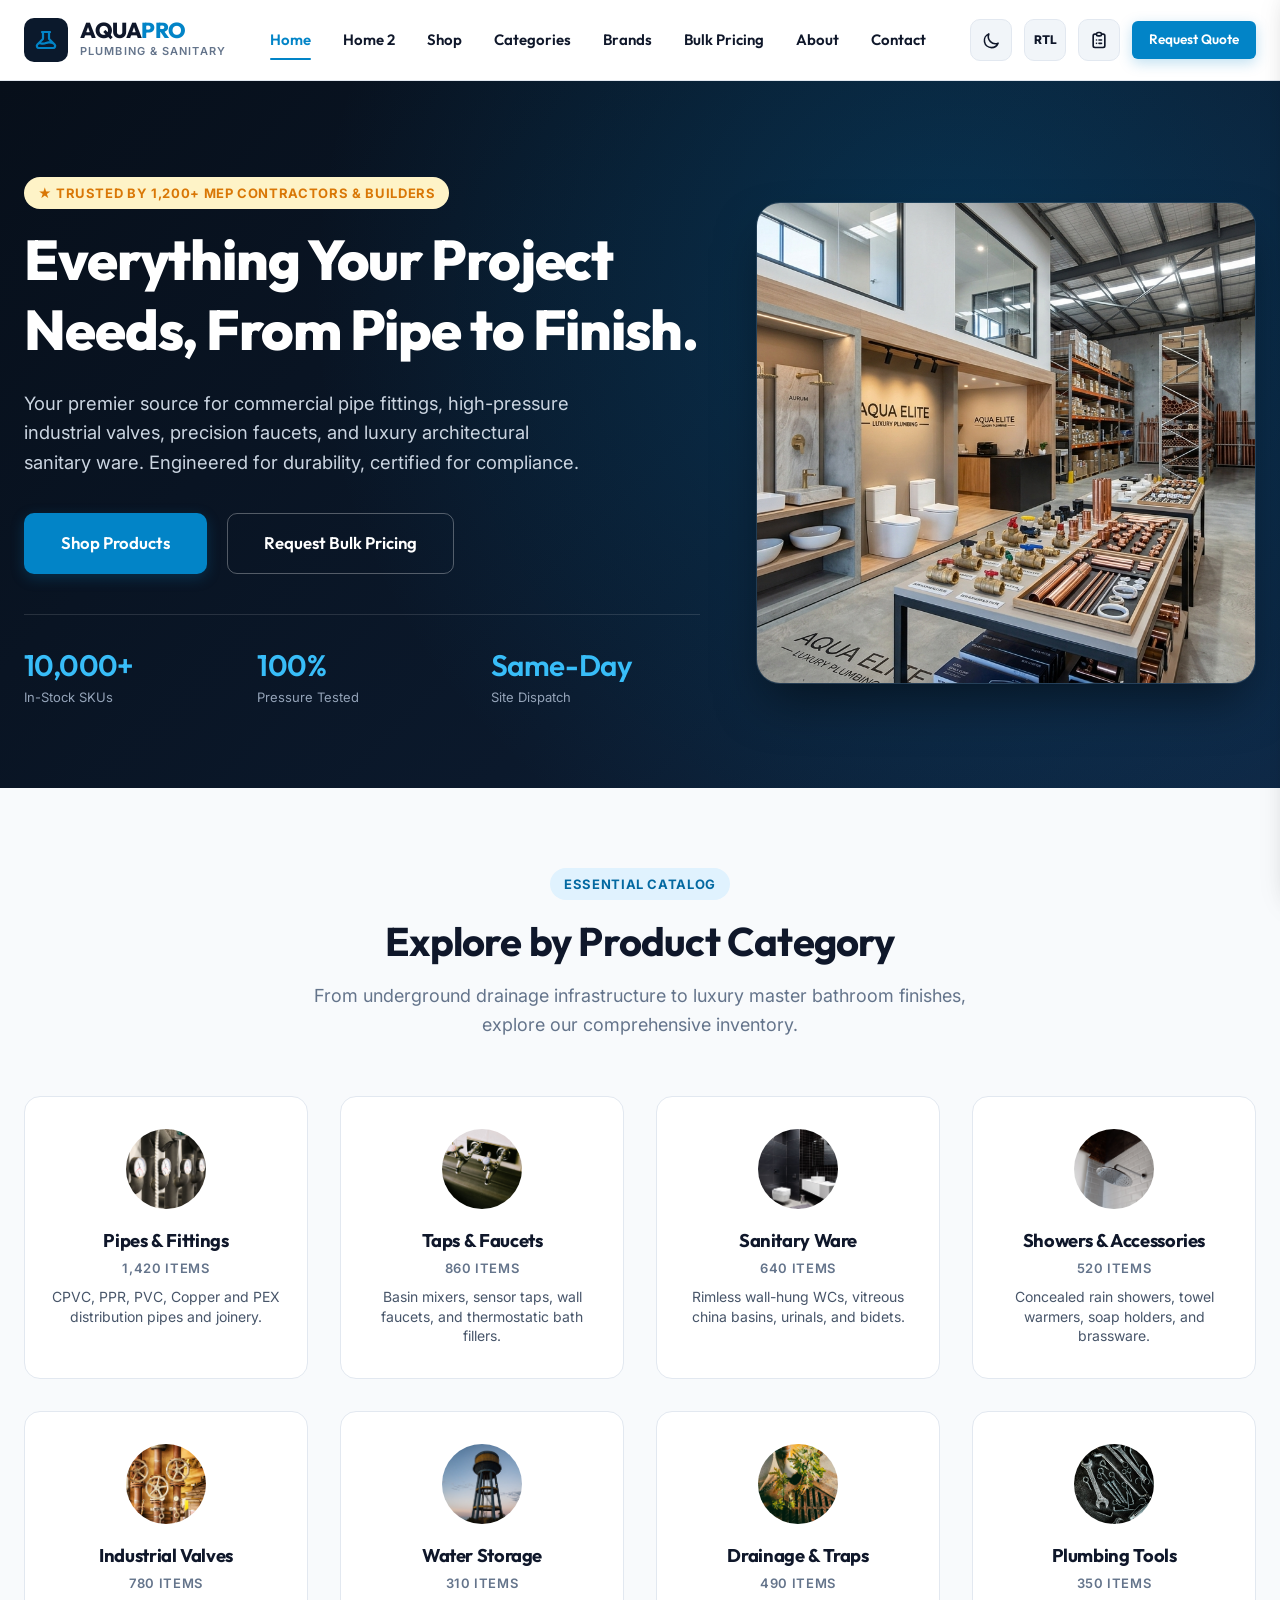
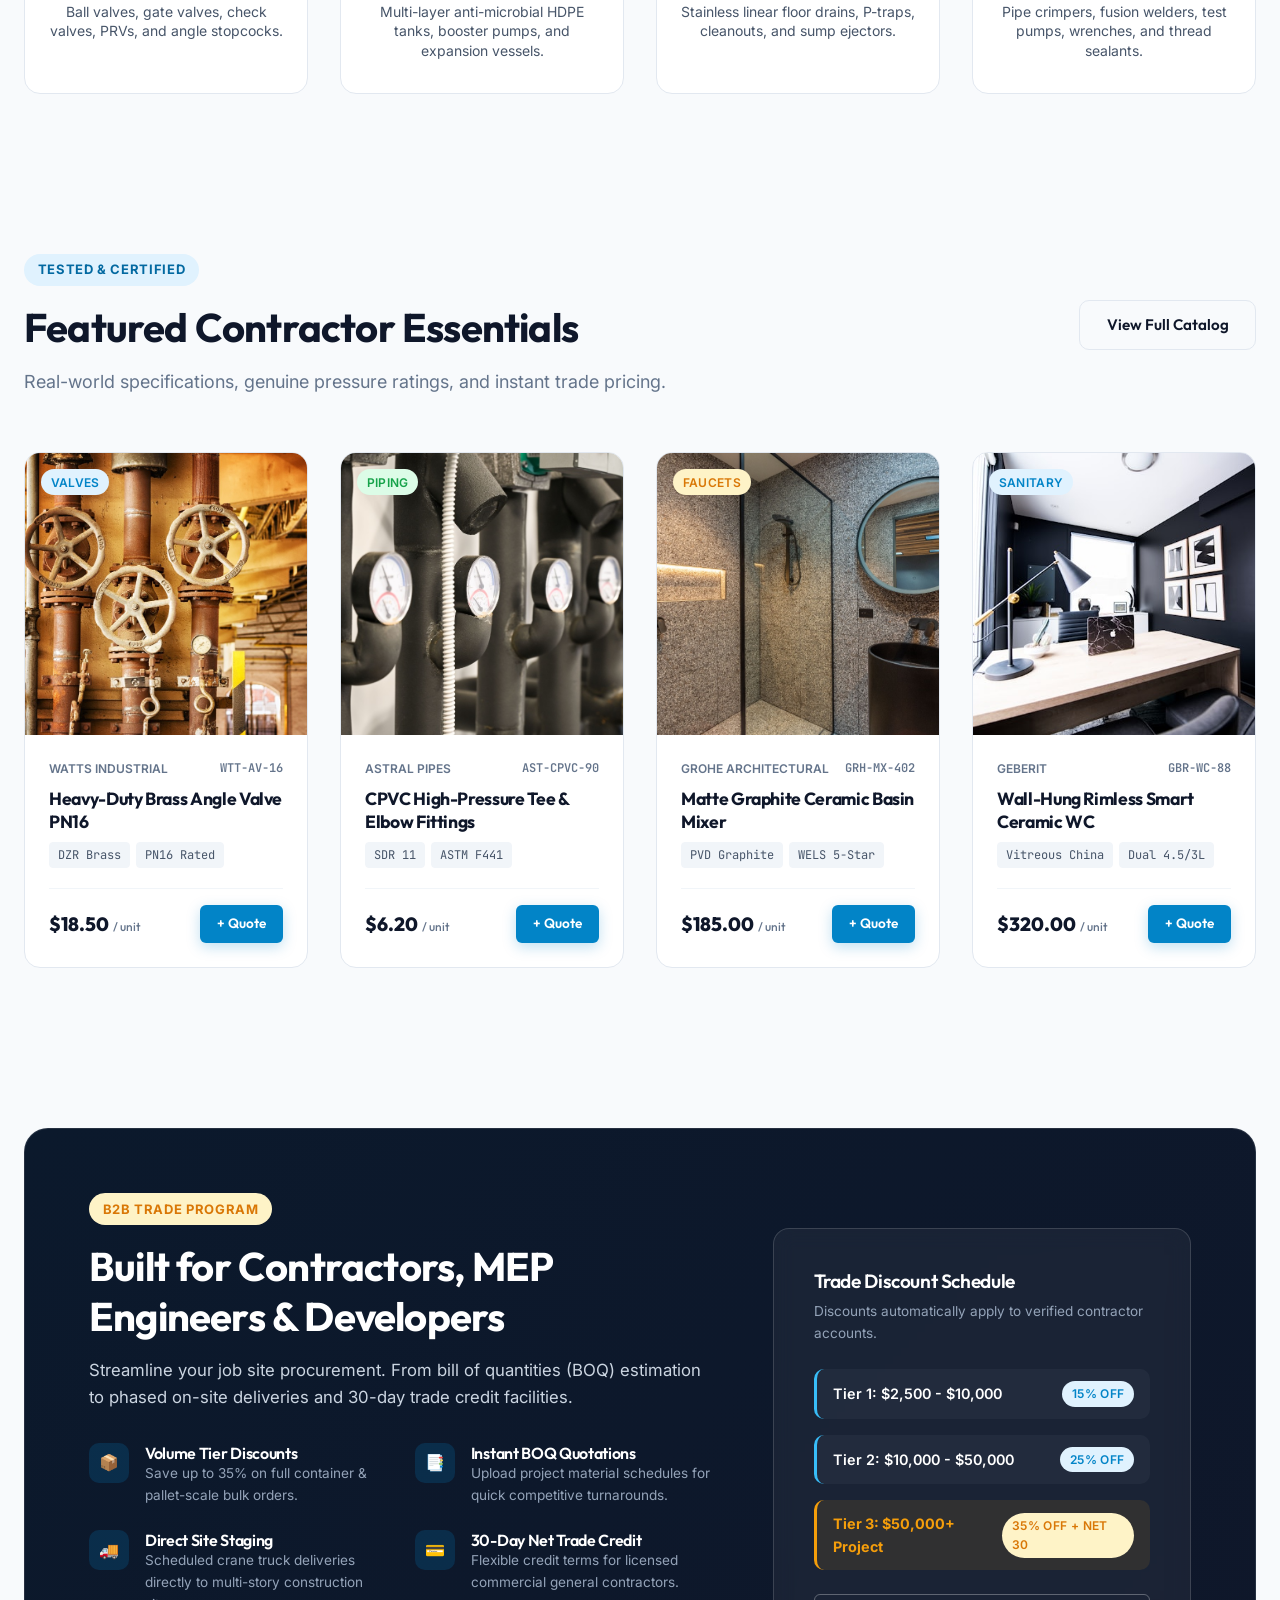
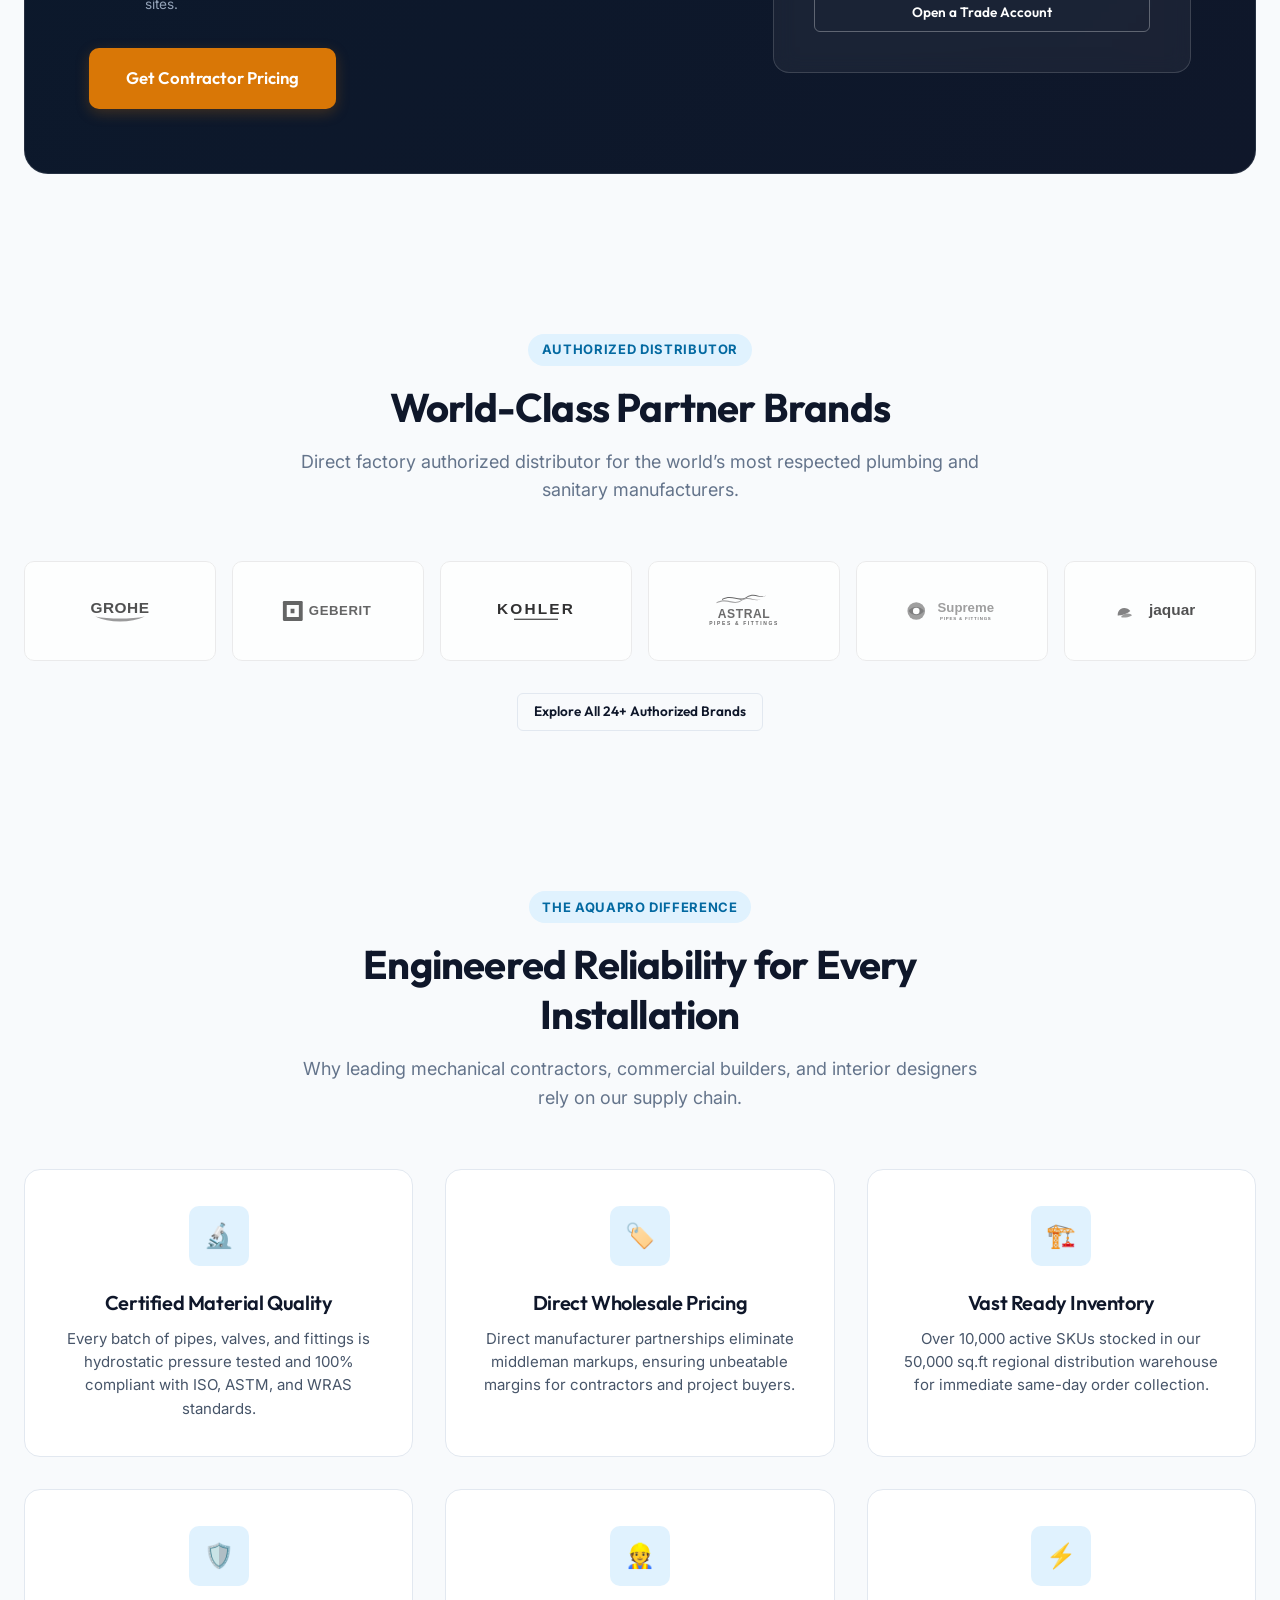
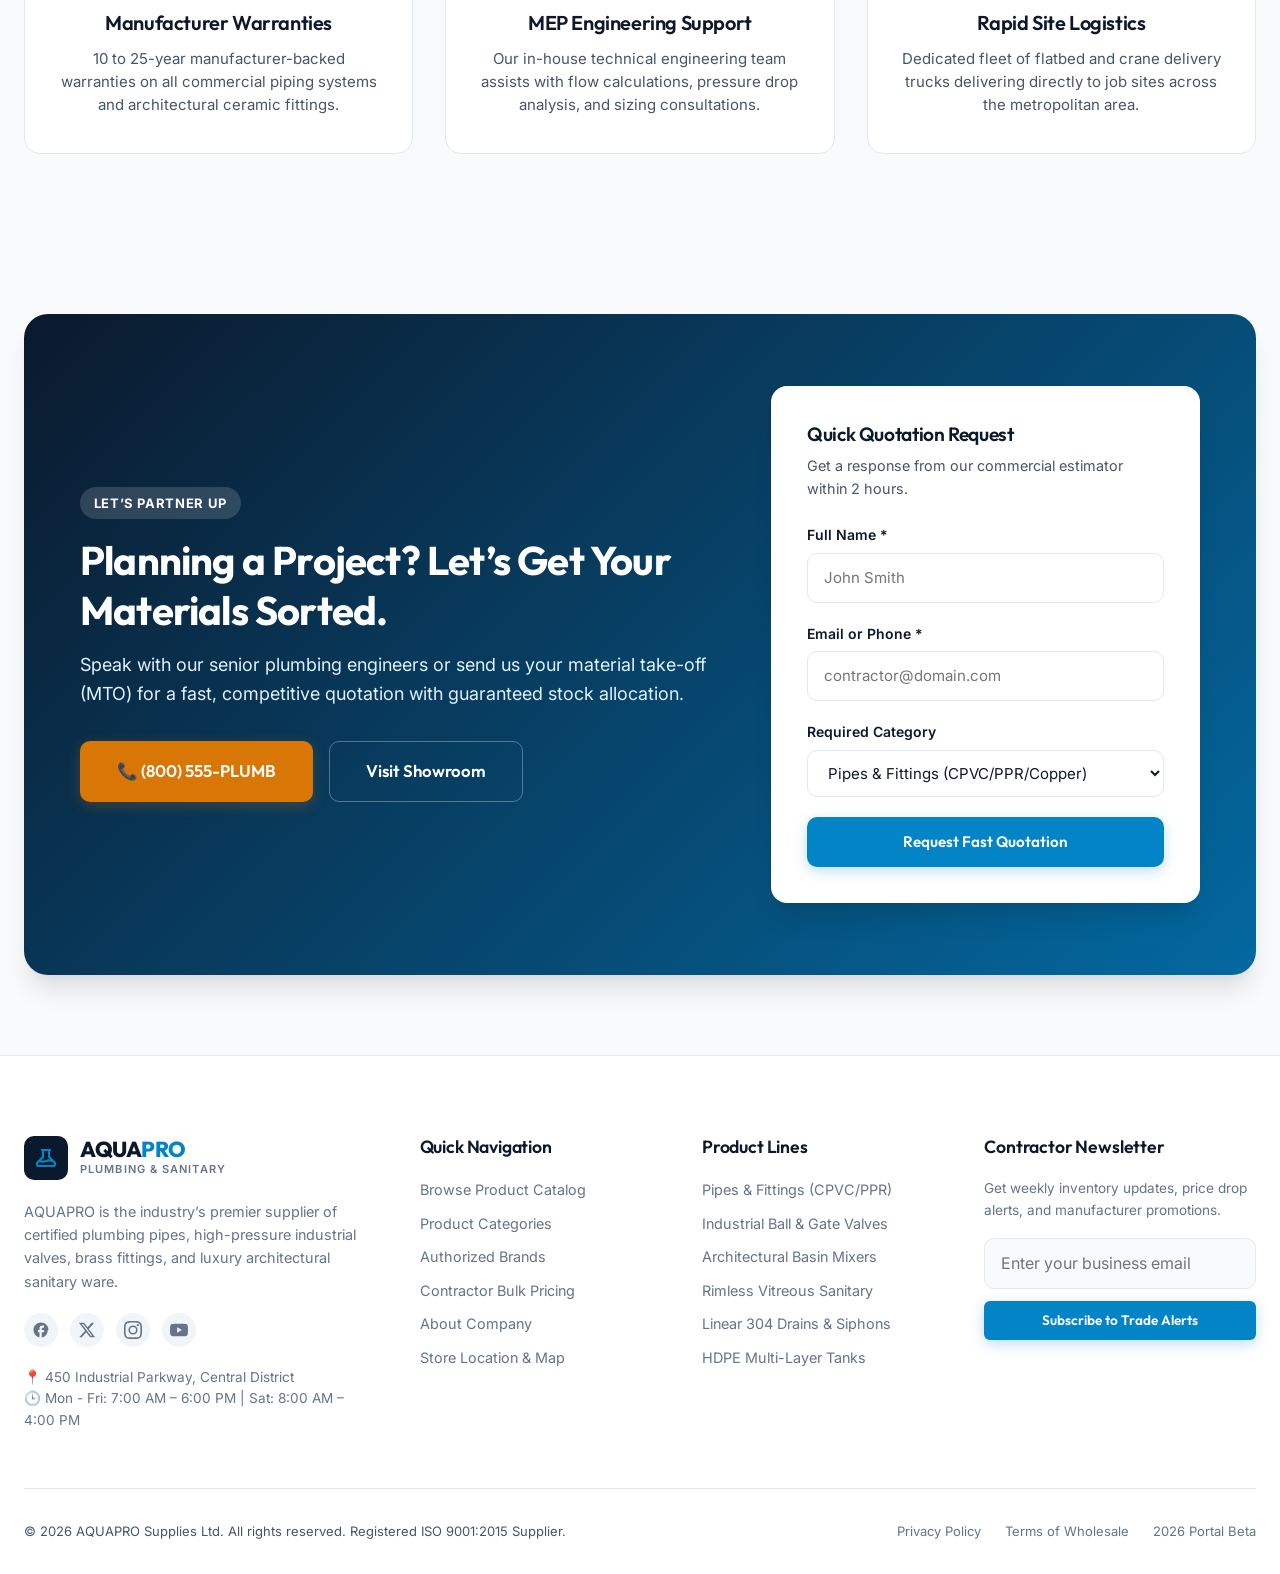
<file: index.html>
<!DOCTYPE html>
<html lang="en" data-theme="light" dir="ltr">
<head>
  <meta charset="UTF-8">
  <meta name="viewport" content="width=device-width, initial-scale=1.0">
  <title>AQUAPRO | Industrial Plumbing Supplies & Sanitary Fittings Store</title>
  <meta name="description" content="Leading commercial & retail plumbing supplies store. Heavy-duty pipe fittings, valves, luxury sanitary ware, faucets, water storage tanks, and contractor bulk pricing.">
  <meta name="keywords" content="plumbing supplies, sanitary fittings, CPVC pipes, PPR fittings, industrial valves, basin mixers, contractor pricing, MEP supplies">
  <link rel="canonical" href="https://www.aquaprostore.com/index.html">
  
  <!-- Open Graph / Social Meta -->
  <meta property="og:type" content="website">
  <meta property="og:title" content="AQUAPRO - Industrial Plumbing Supplies & Sanitary Fittings">
  <meta property="og:description" content="Commercial & retail plumbing catalog. Over 10,000 certified SKUs with instant bulk contractor pricing.">
  <meta property="og:image" content="assets/images/hero-showroom.jpg">
  <meta name="twitter:card" content="summary_large_image">

  <!-- Core Stylesheets -->
  <link rel="stylesheet" href="assets/css/style.css">
  <link rel="stylesheet" href="assets/css/dark-mode.css">
  <link rel="stylesheet" href="assets/css/rtl.css">

  <!-- JSON-LD Structured Data -->
  <script type="application/ld+json">
  {
    "@context": "https://schema.org",
    "@type": "HardwareStore",
    "name": "AQUAPRO Plumbing Supplies & Sanitary Fittings",
    "image": "assets/images/hero-showroom.jpg",
    "description": "Industrial plumbing supplies, commercial piping, precision valves and luxury sanitary ware store.",
    "telephone": "+1-800-555-7586",
    "address": {
      "@type": "PostalAddress",
      "streetAddress": "450 Industrial Parkway, Suite 100",
      "addressLocality": "Metro Industrial Center",
      "addressRegion": "CA",
      "postalCode": "94107",
      "addressCountry": "US"
    },
    "openingHours": "Mo-Fr 07:00-18:00, Sa 08:00-16:00"
  }
  </script>
  <link rel="icon" type="image/svg+xml" href="assets/images/favicon.svg">
</head>
<body>
<!-- Global Header Navigation -->
  <header class="site-header" id="siteHeader">
    <div class="container">
      <div class="header-inner">
        <!-- Brand Logo -->
        <a href="index.html" class="brand-logo" aria-label="AQUAPRO Homepage">
          <div class="logo-icon">
            <svg width="24" height="24" fill="none" viewBox="0 0 24 24" stroke="currentColor">
              <path stroke-linecap="round" stroke-linejoin="round" stroke-width="2.2" d="M19.428 15.428a2 2 0 00-1.022-.547l-2.387-.477a6 6 0 00-3.86.517l-.318.158a6 6 0 01-3.86.517L6.05 15.21a2 2 0 00-1.806.547M8 4h8l-1 1v5.172a2 2 0 00.586 1.414l5 5c1.26 1.26.367 3.414-1.415 3.414H4.828c-1.782 0-2.674-2.154-1.414-3.414l5-5A2 2 0 009 10.172V5L8 4z" />
            </svg>
          </div>
          <div class="logo-text">
            <span class="logo-name">AQUA<span>PRO</span></span>
            <span class="logo-tagline">Plumbing &amp; Sanitary</span>
          </div>
        </a>

        <!-- Main Navigation Links -->
        <nav class="main-nav" aria-label="Main Navigation">
          <a href="index.html" class="nav-link active">Home</a>
          <a href="index-2.html" class="nav-link">Home 2</a>
          <a href="shop.html" class="nav-link">Shop</a>
          <a href="categories.html" class="nav-link">Categories</a>
          <a href="brands.html" class="nav-link">Brands</a>
          <a href="bulk-pricing.html" class="nav-link">Bulk Pricing</a>
          <a href="about.html" class="nav-link">About</a>
          <a href="contact.html" class="nav-link">Contact</a>
        </nav>

        <!-- Header Actions: Search, Theme, RTL, RFQ Cart, Mobile Toggle -->
        <div class="header-actions">
          <button class="action-btn theme-toggle-btn" aria-label="Toggle Theme" title="Toggle Light/Dark Theme">
            <svg width="19" height="19" fill="none" viewBox="0 0 24 24" stroke="currentColor">
              <path stroke-linecap="round" stroke-linejoin="round" stroke-width="2" d="M20.354 15.354A9 9 0 018.646 3.646 9.003 9.003 0 0012 21a9.003 9.003 0 008.354-5.646z" />
            </svg>
          </button>
          
          <button class="action-btn rtl-toggle-btn" aria-label="Toggle RTL" title="Toggle RTL (Arabic/Hebrew Layout)">
            <span style="font-size: 0.75rem; font-weight: 800;">RTL</span>
          </button>

          <button class="action-btn rfq-cart-trigger" aria-label="View RFQ Quote Tray" title="RFQ Quote Cart">
            <svg width="20" height="20" fill="none" viewBox="0 0 24 24" stroke="currentColor">
              <path stroke-linecap="round" stroke-linejoin="round" stroke-width="2" d="M9 5H7a2 2 0 00-2 2v12a2 2 0 002 2h10a2 2 0 002-2V7a2 2 0 00-2-2h-2M9 5a2 2 0 002 2h2a2 2 0 002-2M9 5a2 2 0 012-2h2a2 2 0 012 2m-3 7h3m-3 4h3m-6-4h.01M9 16h.01" />
            </svg>
            <span class="cart-badge" style="display: none;">0</span>
          </button>

          <a href="bulk-pricing.html" class="btn btn-primary btn-sm" style="display: inline-flex;">Request Quote</a>

          <button class="action-btn hamburger-btn" aria-label="Open Navigation Menu" aria-expanded="false">
            <svg width="22" height="22" fill="none" viewBox="0 0 24 24" stroke="currentColor">
              <path stroke-linecap="round" stroke-linejoin="round" stroke-width="2" d="M4 6h16M4 12h16M4 18h16" />
            </svg>
          </button>
        </div>
      </div>
    </div>
  </header>

  <!-- Off-Canvas Mobile Drawer -->
  <aside class="mobile-nav-drawer" id="mobileNavDrawer" aria-label="Mobile Menu">
    <div class="drawer-header">
      <a href="index.html" class="brand-logo" aria-label="AQUAPRO Homepage">
        <div class="logo-icon">
          <svg width="24" height="24" fill="none" viewBox="0 0 24 24" stroke="currentColor">
            <path stroke-linecap="round" stroke-linejoin="round" stroke-width="2.2" d="M19.428 15.428a2 2 0 00-1.022-.547l-2.387-.477a6 6 0 00-3.86.517l-.318.158a6 6 0 01-3.86.517L6.05 15.21a2 2 0 00-1.806.547M8 4h8l-1 1v5.172a2 2 0 00.586 1.414l5 5c1.26 1.26.367 3.414-1.415 3.414H4.828c-1.782 0-2.674-2.154-1.414-3.414l5-5A2 2 0 009 10.172V5L8 4z" />
          </svg>
        </div>
        <div class="logo-text">
          <span class="logo-name">AQUA<span>PRO</span></span>
        </div>
      </a>
      <button class="drawer-close-btn" aria-label="Close Mobile Menu">✕</button>
    </div>
        <div class="mobile-nav-links">
      <a href="index.html" class="nav-link active">Home</a>
      <a href="index-2.html" class="nav-link">Home 2</a>
      <a href="shop.html" class="nav-link">Shop</a>
      <a href="categories.html" class="nav-link">Categories</a>
      <a href="brands.html" class="nav-link">Brands</a>
      <a href="bulk-pricing.html" class="nav-link">Bulk Pricing</a>
      <a href="about.html" class="nav-link">About</a>
      <a href="contact.html" class="nav-link">Contact</a>
    </div>
    <div class="mobile-drawer-footer">
      <a href="bulk-pricing.html" class="btn btn-primary" style="width: 100%; justify-content: center; display: flex; align-items: center;">Request Quote</a>
      <div class="mobile-drawer-actions" style="display: flex; justify-content: center; gap: 1rem; margin-top: 0.5rem;">
        <button class="action-btn theme-toggle-btn" aria-label="Toggle Theme" title="Toggle Light/Dark Theme">
          <svg width="19" height="19" fill="none" viewBox="0 0 24 24" stroke="currentColor">
            <path stroke-linecap="round" stroke-linejoin="round" stroke-width="2" d="M20.354 15.354A9 9 0 018.646 3.646 9.003 9.003 0 0012 21a9.003 9.003 0 008.354-5.646z" />
          </svg>
        </button>
        <button class="action-btn rtl-toggle-btn" aria-label="Toggle RTL" title="Toggle RTL">
          <span style="font-size: 0.75rem; font-weight: 800;">RTL</span>
        </button>
        <button class="action-btn rfq-cart-trigger" aria-label="View RFQ Quote Tray" title="RFQ Quote Cart">
          <svg width="20" height="20" fill="none" viewBox="0 0 24 24" stroke="currentColor">
            <path stroke-linecap="round" stroke-linejoin="round" stroke-width="2" d="M9 5H7a2 2 0 00-2 2v12a2 2 0 002 2h10a2 2 0 002-2V7a2 2 0 00-2-2h-2M9 5a2 2 0 002 2h2a2 2 0 002-2M9 5a2 2 0 012-2h2a2 2 0 012 2m-3 7h3m-3 4h3m-6-4h.01M9 16h.01" />
          </svg>
          <span class="cart-badge" style="display: none;">0</span>
        </button>
      </div>
    </div>
  </aside>

  <!-- Drawer Backdrop -->
  <div class="drawer-backdrop" id="drawerBackdrop"></div>

  <!-- MAIN CONTENT: HOME 1 - EXACTLY 7 SECTIONS -->
  <main id="mainContent">

    <!-- =========================================================================
         SECTION 1: Premium Hero (Home 1)
         ========================================================================= -->
    <section class="hero-home1" id="home1-hero" aria-labelledby="hero-title">
      <div class="container">
        <div class="hero-grid">
          <div class="hero-content">
            <div class="section-tag gold">★ Trusted by 1,200+ MEP Contractors &amp; Builders</div>
            <h1 id="hero-title">Everything Your Project Needs, From Pipe to Finish.</h1>
            <p>
              Your premier source for commercial pipe fittings, high-pressure industrial valves, precision faucets, and luxury architectural sanitary ware. Engineered for durability, certified for compliance.
            </p>
            <div class="hero-cta-group">
              <a href="shop.html" class="btn btn-primary btn-lg">Shop Products</a>
              <a href="bulk-pricing.html" class="btn btn-outline-white btn-lg">Request Bulk Pricing</a>
            </div>
            <div class="hero-stats">
              <div class="stat-item">
                <h4>10,000+</h4>
                <p>In-Stock SKUs</p>
              </div>
              <div class="stat-item">
                <h4>100%</h4>
                <p>Pressure Tested</p>
              </div>
              <div class="stat-item">
                <h4>Same-Day</h4>
                <p>Site Dispatch</p>
              </div>
            </div>
          </div>

          <div class="hero-visual-card">
            <img src="assets/images/hero-showroom.jpg" alt="AQUAPRO Modern Plumbing Supplies and Sanitary Showroom" width="600" height="480">
          </div>
        </div>
      </div>
    </section>

    <!-- =========================================================================
         SECTION 2: Product Categories
         ========================================================================= -->
    <section class="section" id="home1-categories" aria-labelledby="cat-title">
      <div class="container">
        <div class="section-header text-center">
          <span class="section-tag">Essential Catalog</span>
          <h2 id="cat-title" class="section-title">Explore by Product Category</h2>
          <p class="section-subtitle">
            From underground drainage infrastructure to luxury master bathroom finishes, explore our comprehensive inventory.
          </p>
        </div>

        <div class="grid grid-4">
          <!-- Category 1 -->
          <a href="shop.html?category=Pipes+%26+Fittings" class="category-card">
            <div class="category-icon-wrap">
              <img src="assets/images/categories/cat-pipes.jpg" alt="Pipes and Fittings Icon" width="56" height="56">
            </div>
            <h3 class="category-title">Pipes &amp; Fittings</h3>
            <span class="category-count">1,420 Items</span>
            <p class="category-desc">CPVC, PPR, PVC, Copper and PEX distribution pipes and joinery.</p>
          </a>

          <!-- Category 2 -->
          <a href="shop.html?category=Taps+%26+Faucets" class="category-card">
            <div class="category-icon-wrap">
              <img src="assets/images/categories/cat-faucets.jpg" alt="Taps and Faucets Icon" width="56" height="56">
            </div>
            <h3 class="category-title">Taps &amp; Faucets</h3>
            <span class="category-count">860 Items</span>
            <p class="category-desc">Basin mixers, sensor taps, wall faucets, and thermostatic bath fillers.</p>
          </a>

          <!-- Category 3 -->
          <a href="shop.html?category=Sanitary+Ware" class="category-card">
            <div class="category-icon-wrap">
              <img src="assets/images/categories/cat-sanitary.jpg" alt="Sanitary Ware Icon" width="56" height="56">
            </div>
            <h3 class="category-title">Sanitary Ware</h3>
            <span class="category-count">640 Items</span>
            <p class="category-desc">Rimless wall-hung WCs, vitreous china basins, urinals, and bidets.</p>
          </a>

          <!-- Category 4 -->
          <a href="shop.html?category=Taps+%26+Faucets" class="category-card">
            <div class="category-icon-wrap">
              <img src="assets/images/categories/cat-showers.jpg" alt="Bathroom Accessories Icon" width="56" height="56">
            </div>
            <h3 class="category-title">Showers &amp; Accessories</h3>
            <span class="category-count">520 Items</span>
            <p class="category-desc">Concealed rain showers, towel warmers, soap holders, and brassware.</p>
          </a>

          <!-- Category 5 -->
          <a href="shop.html?category=Valves" class="category-card">
            <div class="category-icon-wrap">
              <img src="assets/images/categories/cat-valves.jpg" alt="Industrial Valves Icon" width="56" height="56">
            </div>
            <h3 class="category-title">Industrial Valves</h3>
            <span class="category-count">780 Items</span>
            <p class="category-desc">Ball valves, gate valves, check valves, PRVs, and angle stopcocks.</p>
          </a>

          <!-- Category 6 -->
          <a href="shop.html?category=Water+Storage" class="category-card">
            <div class="category-icon-wrap">
              <img src="assets/images/categories/cat-storage.jpg" alt="Water Storage Icon" width="56" height="56">
            </div>
            <h3 class="category-title">Water Storage</h3>
            <span class="category-count">310 Items</span>
            <p class="category-desc">Multi-layer anti-microbial HDPE tanks, booster pumps, and expansion vessels.</p>
          </a>

          <!-- Category 7 -->
          <a href="shop.html?category=Drainage" class="category-card">
            <div class="category-icon-wrap">
              <img src="assets/images/categories/cat-drainage.jpg" alt="Drainage Solutions Icon" width="56" height="56">
            </div>
            <h3 class="category-title">Drainage &amp; Traps</h3>
            <span class="category-count">490 Items</span>
            <p class="category-desc">Stainless linear floor drains, P-traps, cleanouts, and sump ejectors.</p>
          </a>

          <!-- Category 8 -->
          <a href="shop.html?category=Plumbing+Tools" class="category-card">
            <div class="category-icon-wrap">
              <img src="assets/images/categories/cat-tools.jpg" alt="Plumbing Tools Icon" width="56" height="56">
            </div>
            <h3 class="category-title">Plumbing Tools</h3>
            <span class="category-count">350 Items</span>
            <p class="category-desc">Pipe crimpers, fusion welders, test pumps, wrenches, and thread sealants.</p>
          </a>
        </div>
      </div>
    </section>

    <!-- =========================================================================
         SECTION 3: Featured Products
         ========================================================================= -->
    <section class="section" style="background: var(--bg-surface-alt);" id="home1-featured" aria-labelledby="featured-title">
      <div class="container">
        <div class="section-header" style="display: flex; justify-content: space-between; align-items: center; flex-wrap: wrap; gap: 1rem; max-width: 100%;">
          <div>
            <span class="section-tag">Tested &amp; Certified</span>
            <h2 id="featured-title" class="section-title">Featured Contractor Essentials</h2>
            <p class="section-subtitle" style="margin-bottom: 0;">Real-world specifications, genuine pressure ratings, and instant trade pricing.</p>
          </div>
          <a href="shop.html" class="btn btn-outline">View Full Catalog</a>
        </div>

        <div class="grid grid-4">
          <!-- Product Card 1 -->
          <article class="product-card">
            <div class="product-thumb">
              <span class="badge badge-blue product-badge-top">Valves</span>
              <img src="assets/images/products/prod-angle-valve.jpg" alt="Heavy-Duty Brass Angle Valve PN16" loading="lazy">
              <button class="btn btn-secondary btn-sm product-quick-btn quick-view-trigger" data-product-id="valve-01">Quick View</button>
            </div>
            <div class="product-info">
              <div class="product-meta">
                <span>Watts Industrial</span>
                <span class="mono">WTT-AV-16</span>
              </div>
              <h4 class="product-title"><a href="product-details.html?id=valve-01">Heavy-Duty Brass Angle Valve PN16</a></h4>
              <div class="product-specs-list">
                <span class="spec-pill">DZR Brass</span>
                <span class="spec-pill">PN16 Rated</span>
              </div>
              <div class="product-footer">
                <div class="product-price">$18.50 <span class="unit">/ unit</span></div>
                <button class="btn btn-primary btn-sm add-to-rfq-btn" data-product-id="valve-01">+ Quote</button>
              </div>
            </div>
          </article>

          <!-- Product Card 2 -->
          <article class="product-card">
            <div class="product-thumb">
              <span class="badge badge-green product-badge-top">Piping</span>
              <img src="assets/images/products/prod-cpvc-fittings.jpg" alt="CPVC High-Pressure Tee and Elbow Fittings" loading="lazy">
              <button class="btn btn-secondary btn-sm product-quick-btn quick-view-trigger" data-product-id="pipe-01">Quick View</button>
            </div>
            <div class="product-info">
              <div class="product-meta">
                <span>Astral Pipes</span>
                <span class="mono">AST-CPVC-90</span>
              </div>
              <h4 class="product-title"><a href="product-details.html?id=pipe-01">CPVC High-Pressure Tee &amp; Elbow Fittings</a></h4>
              <div class="product-specs-list">
                <span class="spec-pill">SDR 11</span>
                <span class="spec-pill">ASTM F441</span>
              </div>
              <div class="product-footer">
                <div class="product-price">$6.20 <span class="unit">/ unit</span></div>
                <button class="btn btn-primary btn-sm add-to-rfq-btn" data-product-id="pipe-01">+ Quote</button>
              </div>
            </div>
          </article>

          <!-- Product Card 3 -->
          <article class="product-card">
            <div class="product-thumb">
              <span class="badge badge-amber product-badge-top">Faucets</span>
              <img src="assets/images/products/prod-basin-mixer.jpg" alt="Matte Graphite Ceramic Basin Mixer" loading="lazy">
              <button class="btn btn-secondary btn-sm product-quick-btn quick-view-trigger" data-product-id="tap-01">Quick View</button>
            </div>
            <div class="product-info">
              <div class="product-meta">
                <span>Grohe Architectural</span>
                <span class="mono">GRH-MX-402</span>
              </div>
              <h4 class="product-title"><a href="product-details.html?id=tap-01">Matte Graphite Ceramic Basin Mixer</a></h4>
              <div class="product-specs-list">
                <span class="spec-pill">PVD Graphite</span>
                <span class="spec-pill">WELS 5-Star</span>
              </div>
              <div class="product-footer">
                <div class="product-price">$185.00 <span class="unit">/ unit</span></div>
                <button class="btn btn-primary btn-sm add-to-rfq-btn" data-product-id="tap-01">+ Quote</button>
              </div>
            </div>
          </article>

          <!-- Product Card 4 -->
          <article class="product-card">
            <div class="product-thumb">
              <span class="badge badge-blue product-badge-top">Sanitary</span>
              <img src="assets/images/products/prod-rimless-wc.jpg" alt="Wall-Hung Rimless Smart Ceramic WC" loading="lazy">
              <button class="btn btn-secondary btn-sm product-quick-btn quick-view-trigger" data-product-id="sanitary-01">Quick View</button>
            </div>
            <div class="product-info">
              <div class="product-meta">
                <span>Geberit</span>
                <span class="mono">GBR-WC-88</span>
              </div>
              <h4 class="product-title"><a href="product-details.html?id=sanitary-01">Wall-Hung Rimless Smart Ceramic WC</a></h4>
              <div class="product-specs-list">
                <span class="spec-pill">Vitreous China</span>
                <span class="spec-pill">Dual 4.5/3L</span>
              </div>
              <div class="product-footer">
                <div class="product-price">$320.00 <span class="unit">/ unit</span></div>
                <button class="btn btn-primary btn-sm add-to-rfq-btn" data-product-id="sanitary-01">+ Quote</button>
              </div>
            </div>
          </article>
        </div>
      </div>
    </section>

    <!-- =========================================================================
         SECTION 4: Built for Contractors & Projects
         ========================================================================= -->
    <section class="section" id="home1-contractors" aria-labelledby="b2b-title">
      <div class="container">
        <div class="contractor-banner">
          <div class="contractor-grid">
            <div>
              <span class="section-tag gold">B2B Trade Program</span>
              <h2 id="b2b-title" style="color: #ffffff; margin-bottom: 1rem;">Built for Contractors, MEP Engineers &amp; Developers</h2>
              <p style="color: #cbd5e1; font-size: 1.05rem;">
                Streamline your job site procurement. From bill of quantities (BOQ) estimation to phased on-site deliveries and 30-day trade credit facilities.
              </p>

              <div class="contractor-features">
                <div class="b2b-feature-box">
                  <div class="b2b-feature-icon">📦</div>
                  <div>
                    <h5 style="color: #ffffff;">Volume Tier Discounts</h5>
                    <p style="color: #94a3b8; font-size: 0.85rem;">Save up to 35% on full container &amp; pallet-scale bulk orders.</p>
                  </div>
                </div>

                <div class="b2b-feature-box">
                  <div class="b2b-feature-icon">📑</div>
                  <div>
                    <h5 style="color: #ffffff;">Instant BOQ Quotations</h5>
                    <p style="color: #94a3b8; font-size: 0.85rem;">Upload project material schedules for quick competitive turnarounds.</p>
                  </div>
                </div>

                <div class="b2b-feature-box">
                  <div class="b2b-feature-icon">🚚</div>
                  <div>
                    <h5 style="color: #ffffff;">Direct Site Staging</h5>
                    <p style="color: #94a3b8; font-size: 0.85rem;">Scheduled crane truck deliveries directly to multi-story construction sites.</p>
                  </div>
                </div>

                <div class="b2b-feature-box">
                  <div class="b2b-feature-icon">💳</div>
                  <div>
                    <h5 style="color: #ffffff;">30-Day Net Trade Credit</h5>
                    <p style="color: #94a3b8; font-size: 0.85rem;">Flexible credit terms for licensed commercial general contractors.</p>
                  </div>
                </div>
              </div>

              <div style="margin-top: 2rem;">
                <a href="bulk-pricing.html" class="btn btn-gold btn-lg">Get Contractor Pricing</a>
              </div>
            </div>

            <!-- B2B Interactive Tier Card -->
            <div class="contractor-card-alt">
              <h4 style="color: #ffffff; margin-bottom: 0.5rem;">Trade Discount Schedule</h4>
              <p style="color: #94a3b8; font-size: 0.85rem;">Discounts automatically apply to verified contractor accounts.</p>
              <div class="tier-list">
                <div class="tier-item">
                  <span style="font-weight: 600; font-size: 0.9rem;">Tier 1: $2,500 - $10,000</span>
                  <span class="badge badge-blue">15% OFF</span>
                </div>
                <div class="tier-item">
                  <span style="font-weight: 600; font-size: 0.9rem;">Tier 2: $10,000 - $50,000</span>
                  <span class="badge badge-blue">25% OFF</span>
                </div>
                <div class="tier-item vip">
                  <span style="font-weight: 700; font-size: 0.9rem; color: #f59e0b;">Tier 3: $50,000+ Project</span>
                  <span class="badge badge-amber">35% OFF + Net 30</span>
                </div>
              </div>
              <div style="text-align: center; margin-top: 1.5rem;">
                <a href="bulk-pricing.html" class="btn btn-outline-white btn-sm" style="width: 100%;">Open a Trade Account</a>
              </div>
            </div>
          </div>
        </div>
      </div>
    </section>

    <!-- =========================================================================
         SECTION 5: Trusted Brands
         ========================================================================= -->
    <section class="section" id="home1-brands" aria-labelledby="brands-title">
      <div class="container">
        <div class="section-header text-center">
          <span class="section-tag">Authorized Distributor</span>
          <h2 id="brands-title" class="section-title">World-Class Partner Brands</h2>
          <p class="section-subtitle">
            Direct factory authorized distributor for the world’s most respected plumbing and sanitary manufacturers.
          </p>
        </div>

        <div class="grid grid-6" style="gap: 1rem;">
          <div class="brand-card" title="Grohe Authorized Distributor">
            <img src="assets/images/brands/brand-grohe.svg" alt="Grohe" loading="lazy">
          </div>
          <div class="brand-card" title="Geberit Authorized Distributor">
            <img src="assets/images/brands/brand-geberit.svg" alt="Geberit" loading="lazy">
          </div>
          <div class="brand-card" title="Kohler Partner">
            <img src="assets/images/brands/brand-kohler.svg" alt="Kohler" loading="lazy">
          </div>
          <div class="brand-card" title="Astral Piping Authorized">
            <img src="assets/images/brands/brand-astral.svg" alt="Astral Pipes" loading="lazy">
          </div>
          <div class="brand-card" title="Supreme Industries">
            <img src="assets/images/brands/brand-supreme.svg" alt="Supreme" loading="lazy">
          </div>
          <div class="brand-card" title="Jaquar Bath Fittings">
            <img src="assets/images/brands/brand-jaquar.svg" alt="Jaquar" loading="lazy">
          </div>
        </div>

        <div style="text-align: center; margin-top: 2rem;">
          <a href="brands.html" class="btn btn-outline btn-sm">Explore All 24+ Authorized Brands</a>
        </div>
      </div>
    </section>

    <!-- =========================================================================
         SECTION 6: Why Choose Us
         ========================================================================= -->
    <section class="section" style="background: var(--bg-surface-alt);" id="home1-whyus" aria-labelledby="whyus-title">
      <div class="container">
        <div class="section-header text-center">
          <span class="section-tag">The AQUAPRO Difference</span>
          <h2 id="whyus-title" class="section-title">Engineered Reliability for Every Installation</h2>
          <p class="section-subtitle">
            Why leading mechanical contractors, commercial builders, and interior designers rely on our supply chain.
          </p>
        </div>

        <div class="grid grid-3">
          <!-- Pillar 1 -->
          <div class="feature-box">
            <div class="feature-icon-circle">🔬</div>
            <h4>Certified Material Quality</h4>
            <p>Every batch of pipes, valves, and fittings is hydrostatic pressure tested and 100% compliant with ISO, ASTM, and WRAS standards.</p>
          </div>

          <!-- Pillar 2 -->
          <div class="feature-box">
            <div class="feature-icon-circle">🏷️</div>
            <h4>Direct Wholesale Pricing</h4>
            <p>Direct manufacturer partnerships eliminate middleman markups, ensuring unbeatable margins for contractors and project buyers.</p>
          </div>

          <!-- Pillar 3 -->
          <div class="feature-box">
            <div class="feature-icon-circle">🏗️</div>
            <h4>Vast Ready Inventory</h4>
            <p>Over 10,000 active SKUs stocked in our 50,000 sq.ft regional distribution warehouse for immediate same-day order collection.</p>
          </div>

          <!-- Pillar 4 -->
          <div class="feature-box">
            <div class="feature-icon-circle">🛡️</div>
            <h4>Manufacturer Warranties</h4>
            <p>10 to 25-year manufacturer-backed warranties on all commercial piping systems and architectural ceramic fittings.</p>
          </div>

          <!-- Pillar 5 -->
          <div class="feature-box">
            <div class="feature-icon-circle">👷</div>
            <h4>MEP Engineering Support</h4>
            <p>Our in-house technical engineering team assists with flow calculations, pressure drop analysis, and sizing consultations.</p>
          </div>

          <!-- Pillar 6 -->
          <div class="feature-box">
            <div class="feature-icon-circle">⚡</div>
            <h4>Rapid Site Logistics</h4>
            <p>Dedicated fleet of flatbed and crane delivery trucks delivering directly to job sites across the metropolitan area.</p>
          </div>
        </div>
      </div>
    </section>

    <!-- =========================================================================
         SECTION 7: Contact / Project Enquiry CTA
         ========================================================================= -->
    <section class="section" id="home1-enquiry" aria-labelledby="cta-title">
      <div class="container">
        <div class="cta-section-box">
          <div>
            <span class="section-tag" style="background: rgba(255,255,255,0.15); color: #ffffff;">Let’s Partner Up</span>
            <h2 id="cta-title">Planning a Project? Let’s Get Your Materials Sorted.</h2>
            <p>
              Speak with our senior plumbing engineers or send us your material take-off (MTO) for a fast, competitive quotation with guaranteed stock allocation.
            </p>
            <div style="display: flex; gap: 1rem; flex-wrap: wrap;">
              <a href="tel:+18005557586" class="btn btn-gold btn-lg">📞 (800) 555-PLUMB</a>
              <a href="contact.html" class="btn btn-outline-white btn-lg">Visit Showroom</a>
            </div>
          </div>

          <!-- Quick Quotation Shortcut Card -->
          <div class="cta-card-white">
            <h4>Quick Quotation Request</h4>
            <p>Get a response from our commercial estimator within 2 hours.</p>
            <form data-validate="true">
              <div class="form-group">
                <label class="form-label" for="homeQuickName">Full Name *</label>
                <input type="text" id="homeQuickName" class="form-control" placeholder="John Smith" required>
              </div>
              <div class="form-group">
                <label class="form-label" for="homeQuickEmail">Email or Phone *</label>
                <input type="text" id="homeQuickEmail" class="form-control" placeholder="contractor@domain.com" required>
              </div>
              <div class="form-group">
                <label class="form-label" for="homeQuickCategory">Required Category</label>
                <select id="homeQuickCategory" class="form-control">
                  <option value="pipes">Pipes &amp; Fittings (CPVC/PPR/Copper)</option>
                  <option value="valves">Industrial Valves &amp; Strainers</option>
                  <option value="sanitary">Sanitary Ware &amp; Faucets</option>
                  <option value="drainage">Drainage &amp; Sump Pumps</option>
                  <option value="all">Full Building Material Takeoff</option>
                </select>
              </div>
              <button type="submit" class="btn btn-primary" style="width: 100%;">Request Fast Quotation</button>
            </form>
          </div>
        </div>
      </div>
    </section>

  </main>

  <!-- =========================================================================
       GLOBAL FOOTER
       ========================================================================= -->
  <footer class="site-footer">
    <div class="container">
      <div class="footer-grid">
        <!-- Col 1 -->
        <div class="footer-col">
          <a href="index.html" class="brand-logo" style="margin-bottom: 1.25rem;">
            <div class="logo-icon">
              <svg width="24" height="24" fill="none" viewBox="0 0 24 24" stroke="currentColor">
                <path stroke-linecap="round" stroke-linejoin="round" stroke-width="2.2" d="M19.428 15.428a2 2 0 00-1.022-.547l-2.387-.477a6 6 0 00-3.86.517l-.318.158a6 6 0 01-3.86.517L6.05 15.21a2 2 0 00-1.806.547M8 4h8l-1 1v5.172a2 2 0 00.586 1.414l5 5c1.26 1.26.367 3.414-1.415 3.414H4.828c-1.782 0-2.674-2.154-1.414-3.414l5-5A2 2 0 009 10.172V5L8 4z" />
              </svg>
            </div>
            <div class="logo-text">
              <span class="logo-name">AQUA<span>PRO</span></span>
              <span class="logo-tagline">Plumbing &amp; Sanitary</span>
            </div>
          </a>
          <p style="color: #94a3b8; font-size: 0.9rem; line-height: 1.6;">
            AQUAPRO is the industry’s premier supplier of certified plumbing pipes, high-pressure industrial valves, brass fittings, and luxury architectural sanitary ware.
          </p>
          <div class="footer-socials">
            <a href="#" class="social-icon" aria-label="Facebook">
              <svg width="18" height="18" fill="currentColor" viewBox="0 0 24 24">
                <path d="M22 12c0-5.52-4.48-10-10-10S2 6.48 2 12c0 4.84 3.44 8.87 8 9.8V15H8v-3h2V9.5C10 7.57 11.57 6 13.5 6H16v3h-2c-.55 0-1 .45-1 1v2h3v3h-3v6.95c4.56-.93 8-4.96 8-9.75z"/>
              </svg>
            </a>
            <a href="#" class="social-icon" aria-label="X (formerly Twitter)">
              <svg width="18" height="18" fill="currentColor" viewBox="0 0 24 24">
                <path d="M18.244 2.25h3.308l-7.227 8.26 8.502 11.24H16.17l-5.214-6.817L4.99 21.75H1.68l7.73-8.835L1.254 2.25H8.08l4.713 6.231zm-1.161 17.52h1.833L7.084 4.126H5.117z"/>
              </svg>
            </a>
            <a href="#" class="social-icon" aria-label="Instagram">
              <svg width="18" height="18" fill="currentColor" viewBox="0 0 24 24">
                <path d="M12 2.163c3.204 0 3.584.012 4.85.07 3.252.148 4.771 1.691 4.919 4.919.058 1.265.069 1.645.069 4.849 0 3.205-.012 3.584-.069 4.849-.149 3.225-1.664 4.771-4.919 4.919-1.266.058-1.644.07-4.85.07-3.204 0-3.584-.012-4.849-.07-3.26-.149-4.771-1.699-4.919-4.92-.058-1.265-.07-1.644-.07-4.849 0-3.204.013-3.583.07-4.849.149-3.227 1.664-4.771 4.919-4.919 1.266-.057 1.645-.069 4.849-.069zM12 0C8.741 0 8.333.014 7.053.072 2.695.272.273 2.69.073 7.051.014 8.333 0 8.741 0 12c0 3.259.014 3.668.072 4.948.2 4.358 2.618 6.78 6.98 6.98 1.281.058 1.689.072 4.948.072 3.259 0 3.668-.014 4.948-.072 4.354-.2 6.782-2.618 6.979-6.98.059-1.28.073-1.689.073-4.948 0-3.259-.014-3.667-.072-4.947-.196-4.354-2.617-6.78-6.979-6.98C15.668.014 15.259 0 12 0zm0 5.838a6.162 6.162 0 100 12.324 6.162 6.162 0 000-12.324zM12 16a4 4 0 110-8 4 4 0 010 8zm6.406-11.845a1.44 1.44 0 100 2.881 1.44 1.44 0 000-2.881z"/>
              </svg>
            </a>
            <a href="#" class="social-icon" aria-label="YouTube">
              <svg width="18" height="18" fill="currentColor" viewBox="0 0 24 24">
                <path d="M23.498 6.163a3.003 3.003 0 00-2.11-2.11C19.517 3.545 12 3.545 12 3.545s-7.517 0-9.388.508a3.003 3.003 0 00-2.11 2.11C0 8.033 0 12 0 12s0 3.967.502 5.837a3.003 3.003 0 002.11 2.11c1.871.508 9.388.508 9.388.508s7.517 0 9.388-.508a3.002 3.002 0 002.11-2.11C24 15.967 24 12 24 12s0-3.967-.502-5.837zM9.545 15.568V8.432L15.818 12l-6.273 3.568z"/>
              </svg>
            </a>
          </div>
          <div style="margin-top: 1.25rem; font-size: 0.85rem; color: #cbd5e1;">
            📍 450 Industrial Parkway, Central District<br>
            🕒 Mon - Fri: 7:00 AM – 6:00 PM | Sat: 8:00 AM – 4:00 PM
          </div>
        </div>

        <!-- Col 2 -->
        <div class="footer-col">
          <h5>Quick Navigation</h5>
          <div class="footer-links">
            <a href="shop.html">Browse Product Catalog</a>
            <a href="categories.html">Product Categories</a>
            <a href="brands.html">Authorized Brands</a>
            <a href="bulk-pricing.html">Contractor Bulk Pricing</a>
            <a href="about.html">About Company</a>
            <a href="contact.html">Store Location &amp; Map</a>
          </div>
        </div>

        <!-- Col 3 -->
        <div class="footer-col">
          <h5>Product Lines</h5>
          <div class="footer-links">
            <a href="shop.html?category=Pipes+%26+Fittings">Pipes &amp; Fittings (CPVC/PPR)</a>
            <a href="shop.html?category=Valves">Industrial Ball &amp; Gate Valves</a>
            <a href="shop.html?category=Taps+%26+Faucets">Architectural Basin Mixers</a>
            <a href="shop.html?category=Sanitary+Ware">Rimless Vitreous Sanitary</a>
            <a href="shop.html?category=Drainage">Linear 304 Drains &amp; Siphons</a>
            <a href="shop.html?category=Water+Storage">HDPE Multi-Layer Tanks</a>
          </div>
        </div>

        <!-- Col 4 -->
        <div class="footer-col">
          <h5>Contractor Newsletter</h5>
          <p style="font-size: 0.85rem; color: #94a3b8;">
            Get weekly inventory updates, price drop alerts, and manufacturer promotions.
          </p>
          <form class="footer-newsletter" data-validate="true">
            <input type="email" placeholder="Enter your business email" required aria-label="Business Email">
            <button type="submit" class="btn btn-primary btn-sm" style="width: 100%;">Subscribe to Trade Alerts</button>
          </form>
        </div>
      </div>

      <div class="footer-bottom">
        <div>
          © 2026 AQUAPRO Supplies Ltd. All rights reserved. Registered ISO 9001:2015 Supplier.
        </div>
        <div style="display: flex; gap: 1.5rem;">
          <a href="about.html" style="color: #94a3b8;">Privacy Policy</a>
          <a href="about.html" style="color: #94a3b8;">Terms of Wholesale</a>
          <a href="coming-soon.html" style="color: #38bdf8;">2026 Portal Beta</a>
        </div>
      </div>
    </div>
  </footer>

  <!-- =========================================================================
       PRODUCT QUICK VIEW MODAL
       ========================================================================= -->
  <div class="modal-backdrop" id="quickViewModal" role="dialog" aria-modal="true" aria-labelledby="qvTitle">
    <div class="modal-dialog">
      <button class="modal-close-btn" aria-label="Close Modal">✕</button>
      <div style="display: grid; grid-template-columns: 1fr 1.2fr; gap: 2rem; padding: 2.5rem;">
        <div style="background: var(--bg-surface-subtle); border-radius: var(--radius-md); padding: 1.5rem; display: flex; align-items: center; justify-content: center;">
          <img id="qvImage" src="assets/images/products/prod-angle-valve.jpg" alt="Product Image" style="max-height: 260px; object-fit: contain;">
        </div>
        <div>
          <div style="display: flex; gap: 0.5rem; margin-bottom: 0.5rem;">
            <span class="badge badge-blue" id="qvCategory">Valves</span>
            <span class="badge badge-green">In Stock</span>
          </div>
          <h3 id="qvTitle" style="margin-bottom: 0.5rem;">Product Title</h3>
          <div style="font-size: 0.8rem; color: var(--text-muted); margin-bottom: 1rem;">
            Brand: <strong id="qvBrand" style="color: var(--text-primary);">Watts</strong> | SKU: <span id="qvSku" class="mono">WTT-AV-16</span>
          </div>
          <div style="font-size: 1.5rem; font-weight: 800; color: var(--text-primary); margin-bottom: 1rem;" id="qvPrice">$18.50</div>
          <p id="qvDescription" style="font-size: 0.875rem; color: var(--text-secondary); margin-bottom: 1.25rem; line-height: 1.5;">
            Product specification details.
          </p>
          <div style="display: grid; grid-template-columns: 1fr 1fr; gap: 0.5rem; font-size: 0.8rem; background: var(--bg-surface-subtle); padding: 0.75rem; border-radius: var(--radius-sm); margin-bottom: 1.5rem;">
            <div>Material: <strong id="qvMaterial">DZR Brass</strong></div>
            <div>Rating: <strong id="qvRating">PN16</strong></div>
          </div>
          <div style="display: flex; gap: 0.75rem; align-items: center;">
            <button class="btn btn-primary add-to-rfq-btn" id="qvAddRfqBtn" data-product-id="valve-01" style="flex: 1;">+ Add to RFQ List</button>
            <a href="bulk-pricing.html" class="btn btn-gold">Bulk Quote</a>
          </div>
        </div>
      </div>
    </div>
  </div>

  <!-- =========================================================================
       RFQ (REQUEST FOR QUOTE) DRAWER
       ========================================================================= -->
  <div class="rfq-drawer" id="rfqDrawer" aria-label="Request For Quote Drawer">
    <div class="rfq-header">
      <div style="display: flex; align-items: center; gap: 0.5rem;">
        <svg width="20" height="20" fill="none" viewBox="0 0 24 24" stroke="currentColor">
          <path stroke-linecap="round" stroke-linejoin="round" stroke-width="2" d="M9 5H7a2 2 0 00-2 2v12a2 2 0 002 2h10a2 2 0 002-2V7a2 2 0 00-2-2h-2M9 5a2 2 0 002 2h2a2 2 0 002-2M9 5a2 2 0 012-2h2a2 2 0 012 2" />
        </svg>
        <h4 style="margin: 0;">RFQ Quote Tray (<span id="rfqTotalItems">0</span>)</h4>
      </div>
      <button class="rfq-close-btn" style="font-size: 1.25rem;">✕</button>
    </div>
    <div class="rfq-body" id="rfqItemList">
      <!-- Dynamically Populated by main.js -->
    </div>
    <div class="rfq-footer">
      <div style="font-size: 0.8rem; color: var(--text-muted); margin-bottom: 0.75rem;">
        ⚡ Instant pricing review by dedicated MEP engineering estimator.
      </div>
      <button class="btn btn-primary" id="submitRfqBtn" style="width: 100%;">Submit Items for Bulk Quote</button>
    </div>
  </div>

  <!-- Main JavaScript -->
  <script src="assets/js/main.js"></script>
</body>
</html>
</file>
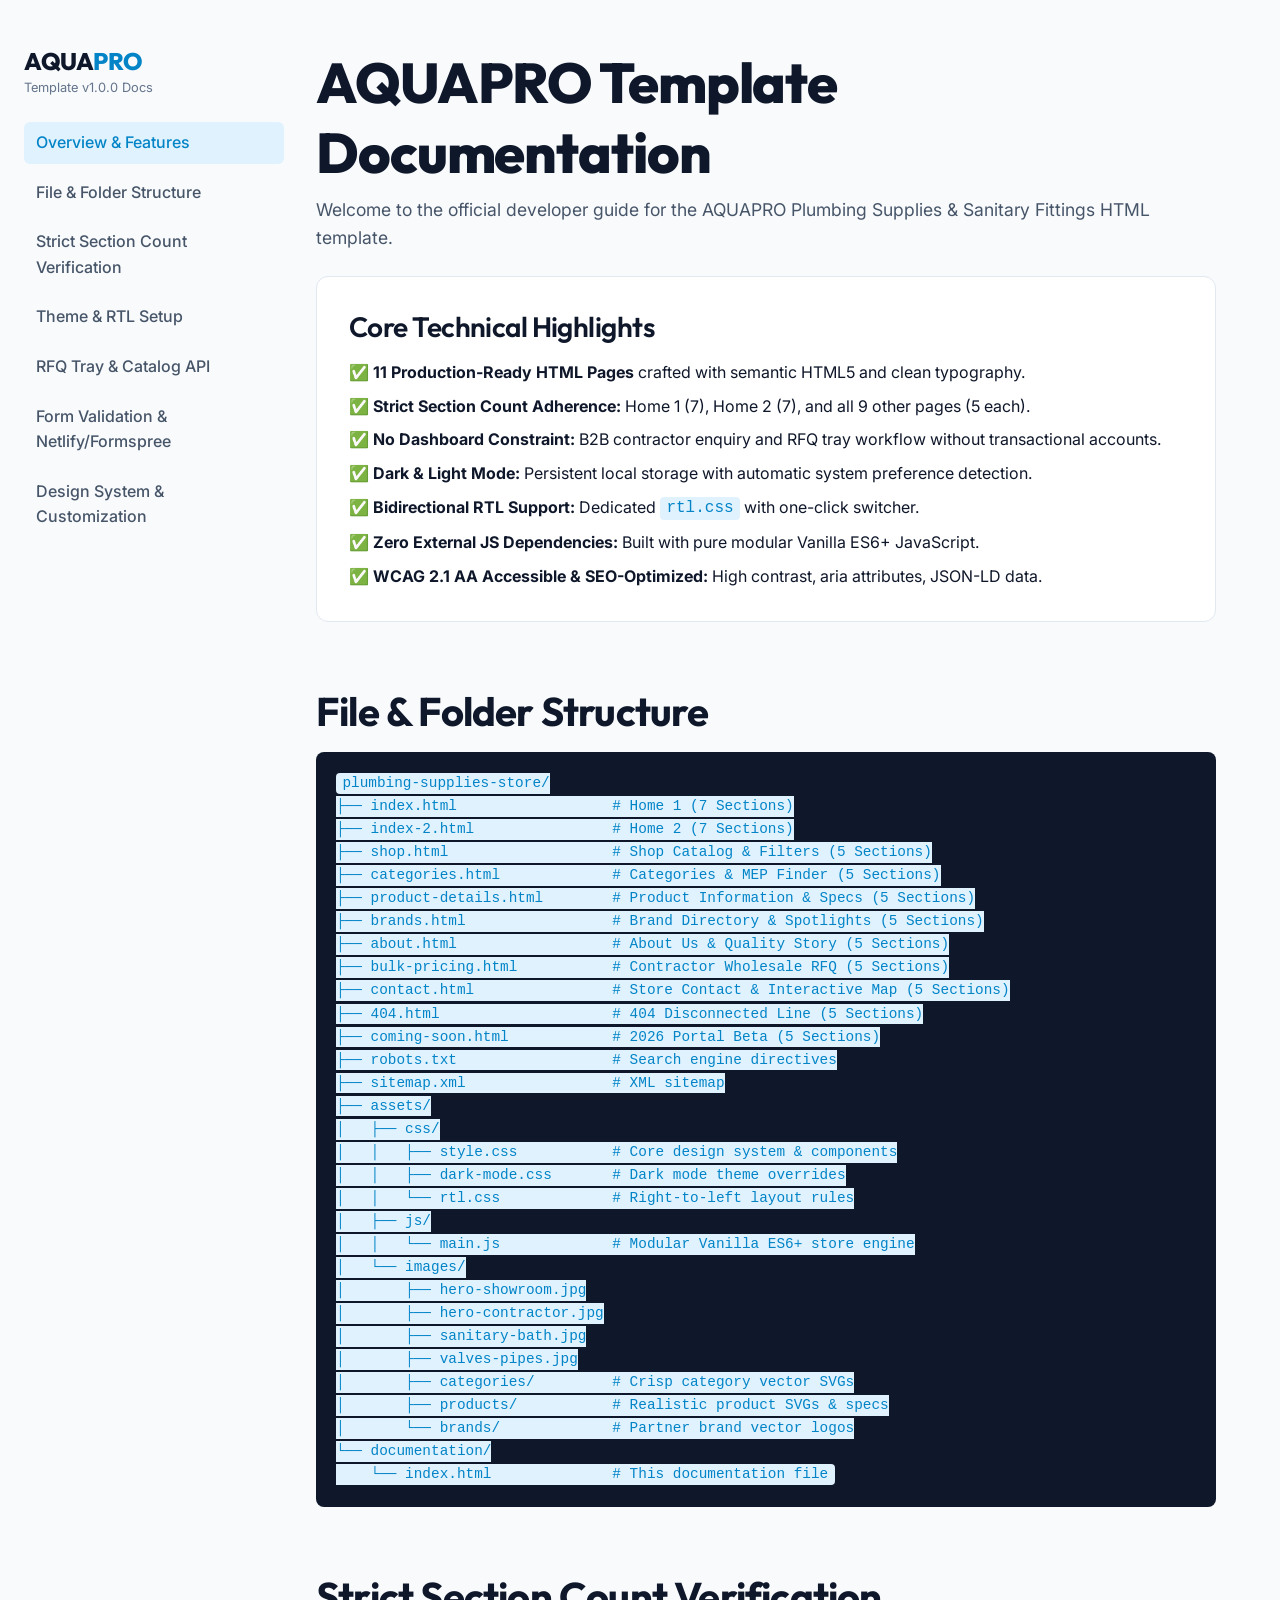
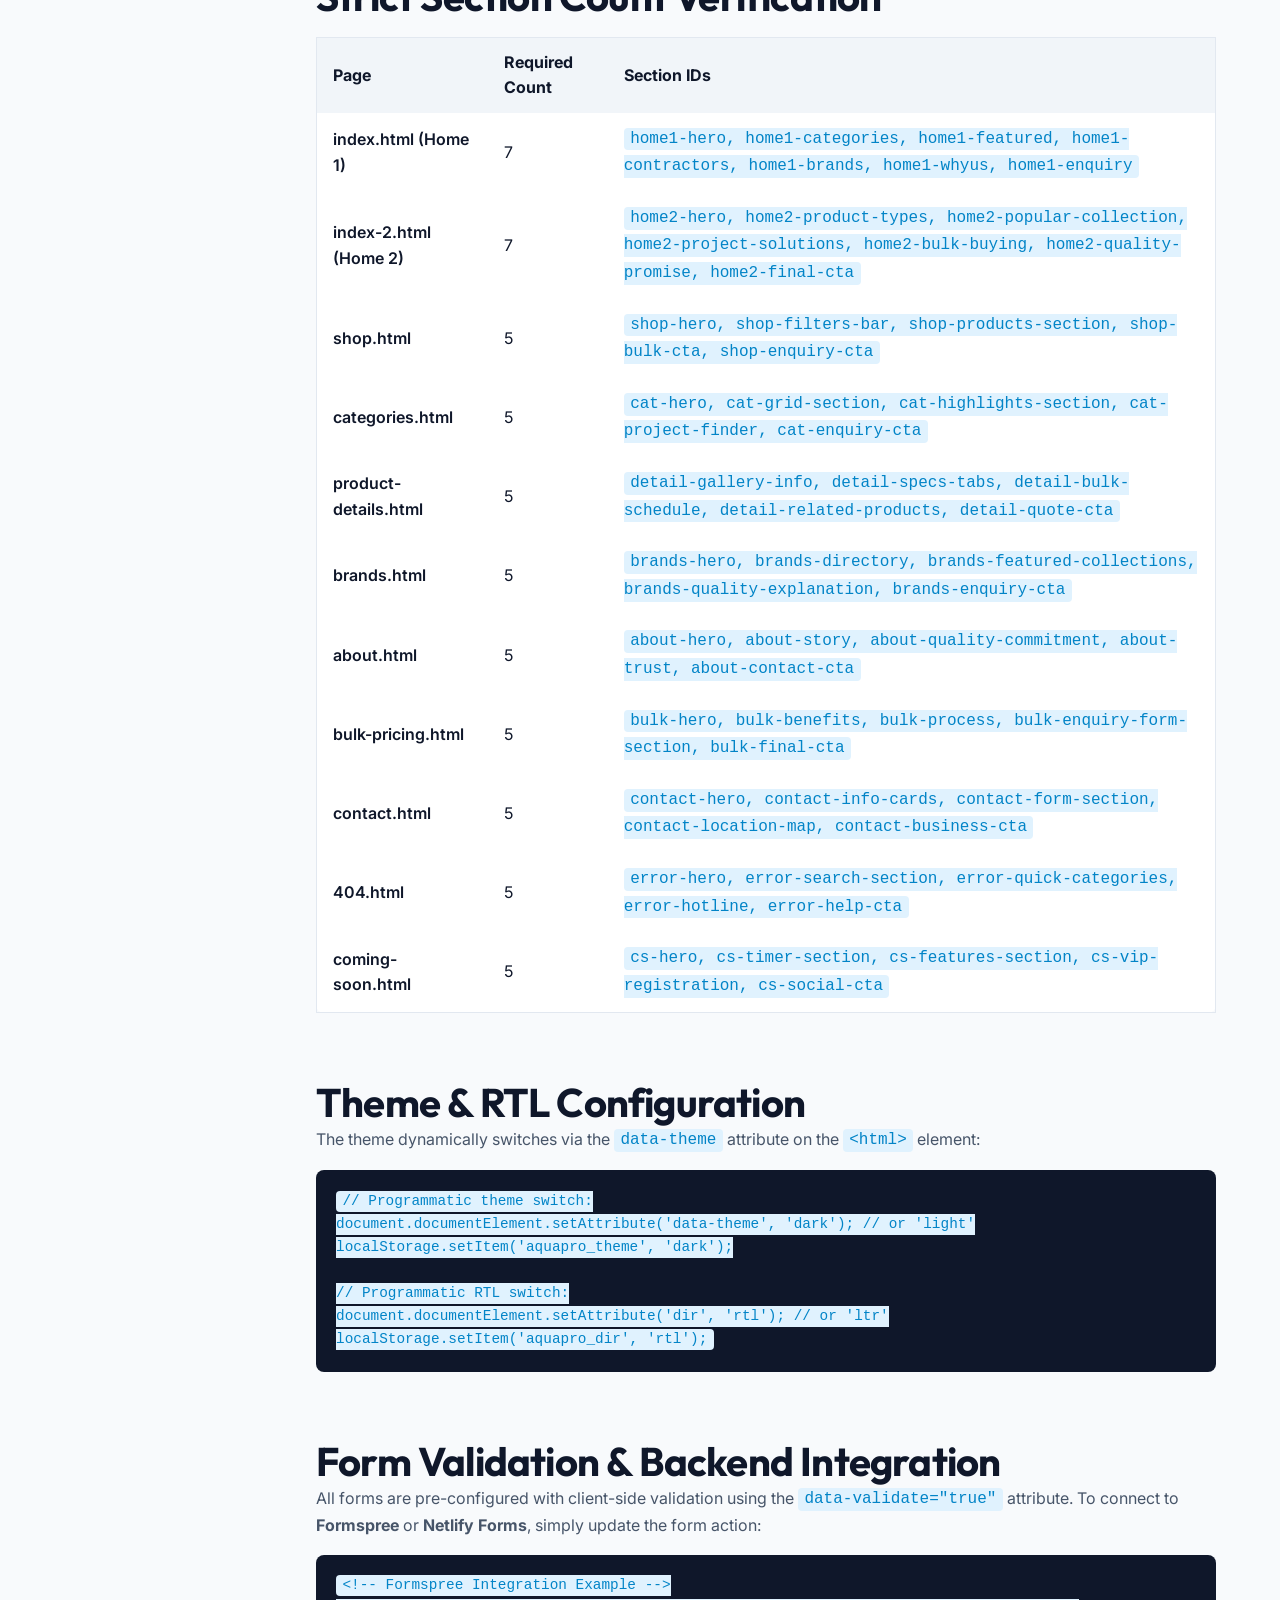
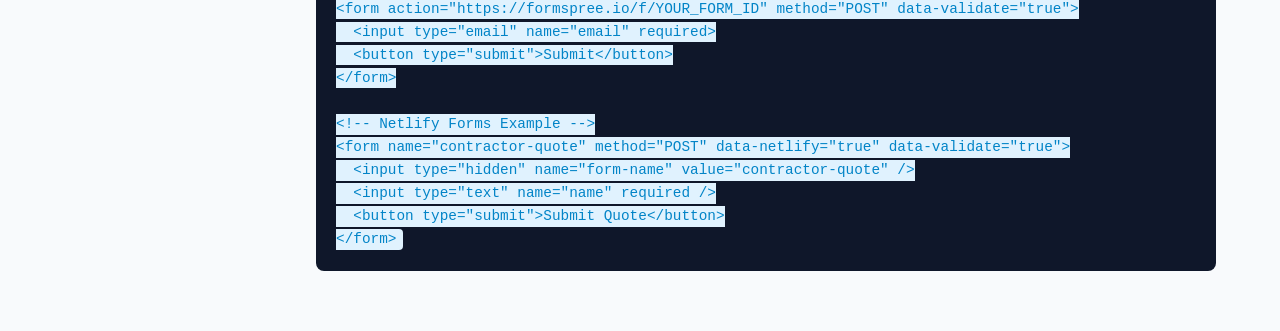
<file: documentation/index.html>
<!DOCTYPE html>
<html lang="en">
<head>
  <meta charset="UTF-8">
  <meta name="viewport" content="width=device-width, initial-scale=1.0">
  <title>AQUAPRO Template Documentation</title>
  <link rel="stylesheet" href="../assets/css/style.css">
  <style>
    body { background: #f8fafc; color: #0f172a; }
    .doc-sidebar { width: 260px; position: sticky; top: 2rem; }
    .doc-content { flex: 1; max-width: 900px; }
    .doc-nav a { display: block; padding: 0.5rem 0.75rem; color: #475569; font-weight: 500; border-radius: 6px; }
    .doc-nav a:hover, .doc-nav a.active { background: #e0f2fe; color: #0284c7; }
    pre { background: #0f172a; color: #f8fafc; padding: 1.25rem; border-radius: 8px; overflow-x: auto; font-family: monospace; font-size: 0.9rem; margin: 1rem 0; }
    code { font-family: monospace; color: #0284c7; background: #e0f2fe; padding: 0.15rem 0.4rem; border-radius: 4px; }
  </style>
</head>
<body style="padding: 3rem 0;">
  <div class="container flex gap-4" style="align-items: flex-start;">
    <!-- Sidebar -->
    <aside class="doc-sidebar">
      <div style="margin-bottom: 1.5rem;">
        <span class="logo-name" style="font-size: 1.5rem;">AQUA<span style="color: #0284c7;">PRO</span></span>
        <div style="font-size: 0.8rem; color: #64748b;">Template v1.0.0 Docs</div>
      </div>
      <nav class="doc-nav flex flex-col gap-1">
        <a href="#overview" class="active">Overview &amp; Features</a>
        <a href="#structure">File &amp; Folder Structure</a>
        <a href="#sections">Strict Section Count Verification</a>
        <a href="#theme">Theme &amp; RTL Setup</a>
        <a href="#rfq">RFQ Tray &amp; Catalog API</a>
        <a href="#forms">Form Validation &amp; Netlify/Formspree</a>
        <a href="#customization">Design System &amp; Customization</a>
      </nav>
    </aside>

    <!-- Main Docs Content -->
    <main class="doc-content">
      <section id="overview" style="margin-bottom: 4rem;">
        <h1>AQUAPRO Template Documentation</h1>
        <p style="font-size: 1.1rem; color: #475569; margin-top: 0.5rem;">
          Welcome to the official developer guide for the AQUAPRO Plumbing Supplies &amp; Sanitary Fittings HTML template.
        </p>

        <div style="background: #ffffff; border: 1px solid #e2e8f0; border-radius: 12px; padding: 2rem; margin-top: 1.5rem;">
          <h3>Core Technical Highlights</h3>
          <ul style="margin-top: 1rem; display: flex; flex-direction: column; gap: 0.5rem;">
            <li>✅ <strong>11 Production-Ready HTML Pages</strong> crafted with semantic HTML5 and clean typography.</li>
            <li>✅ <strong>Strict Section Count Adherence:</strong> Home 1 (7), Home 2 (7), and all 9 other pages (5 each).</li>
            <li>✅ <strong>No Dashboard Constraint:</strong> B2B contractor enquiry and RFQ tray workflow without transactional accounts.</li>
            <li>✅ <strong>Dark &amp; Light Mode:</strong> Persistent local storage with automatic system preference detection.</li>
            <li>✅ <strong>Bidirectional RTL Support:</strong> Dedicated <code>rtl.css</code> with one-click switcher.</li>
            <li>✅ <strong>Zero External JS Dependencies:</strong> Built with pure modular Vanilla ES6+ JavaScript.</li>
            <li>✅ <strong>WCAG 2.1 AA Accessible &amp; SEO-Optimized:</strong> High contrast, aria attributes, JSON-LD data.</li>
          </ul>
        </div>
      </section>

      <section id="structure" style="margin-bottom: 4rem;">
        <h2>File &amp; Folder Structure</h2>
        <pre><code>plumbing-supplies-store/
├── index.html                  # Home 1 (7 Sections)
├── index-2.html                # Home 2 (7 Sections)
├── shop.html                   # Shop Catalog &amp; Filters (5 Sections)
├── categories.html             # Categories &amp; MEP Finder (5 Sections)
├── product-details.html        # Product Information &amp; Specs (5 Sections)
├── brands.html                 # Brand Directory &amp; Spotlights (5 Sections)
├── about.html                  # About Us &amp; Quality Story (5 Sections)
├── bulk-pricing.html           # Contractor Wholesale RFQ (5 Sections)
├── contact.html                # Store Contact &amp; Interactive Map (5 Sections)
├── 404.html                    # 404 Disconnected Line (5 Sections)
├── coming-soon.html            # 2026 Portal Beta (5 Sections)
├── robots.txt                  # Search engine directives
├── sitemap.xml                 # XML sitemap
├── assets/
│   ├── css/
│   │   ├── style.css           # Core design system &amp; components
│   │   ├── dark-mode.css       # Dark mode theme overrides
│   │   └── rtl.css             # Right-to-left layout rules
│   ├── js/
│   │   └── main.js             # Modular Vanilla ES6+ store engine
│   └── images/
│       ├── hero-showroom.jpg
│       ├── hero-contractor.jpg
│       ├── sanitary-bath.jpg
│       ├── valves-pipes.jpg
│       ├── categories/         # Crisp category vector SVGs
│       ├── products/           # Realistic product SVGs &amp; specs
│       └── brands/             # Partner brand vector logos
└── documentation/
    └── index.html              # This documentation file</code></pre>
      </section>

      <section id="sections" style="margin-bottom: 4rem;">
        <h2>Strict Section Count Verification</h2>
        <div style="overflow-x: auto; margin-top: 1rem;">
          <table style="width: 100%; border-collapse: collapse; background: #ffffff; border: 1px solid #e2e8f0; border-radius: 8px;">
            <thead>
              <tr style="background: #f1f5f9; text-align: left;">
                <th style="padding: 0.75rem 1rem;">Page</th>
                <th style="padding: 0.75rem 1rem;">Required Count</th>
                <th style="padding: 0.75rem 1rem;">Section IDs</th>
              </tr>
            </thead>
            <tbody>
              <tr><td style="padding: 0.75rem 1rem; font-weight: 600;">index.html (Home 1)</td><td style="padding: 0.75rem 1rem;">7</td><td style="padding: 0.75rem 1rem;"><code>home1-hero, home1-categories, home1-featured, home1-contractors, home1-brands, home1-whyus, home1-enquiry</code></td></tr>
              <tr><td style="padding: 0.75rem 1rem; font-weight: 600;">index-2.html (Home 2)</td><td style="padding: 0.75rem 1rem;">7</td><td style="padding: 0.75rem 1rem;"><code>home2-hero, home2-product-types, home2-popular-collection, home2-project-solutions, home2-bulk-buying, home2-quality-promise, home2-final-cta</code></td></tr>
              <tr><td style="padding: 0.75rem 1rem; font-weight: 600;">shop.html</td><td style="padding: 0.75rem 1rem;">5</td><td style="padding: 0.75rem 1rem;"><code>shop-hero, shop-filters-bar, shop-products-section, shop-bulk-cta, shop-enquiry-cta</code></td></tr>
              <tr><td style="padding: 0.75rem 1rem; font-weight: 600;">categories.html</td><td style="padding: 0.75rem 1rem;">5</td><td style="padding: 0.75rem 1rem;"><code>cat-hero, cat-grid-section, cat-highlights-section, cat-project-finder, cat-enquiry-cta</code></td></tr>
              <tr><td style="padding: 0.75rem 1rem; font-weight: 600;">product-details.html</td><td style="padding: 0.75rem 1rem;">5</td><td style="padding: 0.75rem 1rem;"><code>detail-gallery-info, detail-specs-tabs, detail-bulk-schedule, detail-related-products, detail-quote-cta</code></td></tr>
              <tr><td style="padding: 0.75rem 1rem; font-weight: 600;">brands.html</td><td style="padding: 0.75rem 1rem;">5</td><td style="padding: 0.75rem 1rem;"><code>brands-hero, brands-directory, brands-featured-collections, brands-quality-explanation, brands-enquiry-cta</code></td></tr>
              <tr><td style="padding: 0.75rem 1rem; font-weight: 600;">about.html</td><td style="padding: 0.75rem 1rem;">5</td><td style="padding: 0.75rem 1rem;"><code>about-hero, about-story, about-quality-commitment, about-trust, about-contact-cta</code></td></tr>
              <tr><td style="padding: 0.75rem 1rem; font-weight: 600;">bulk-pricing.html</td><td style="padding: 0.75rem 1rem;">5</td><td style="padding: 0.75rem 1rem;"><code>bulk-hero, bulk-benefits, bulk-process, bulk-enquiry-form-section, bulk-final-cta</code></td></tr>
              <tr><td style="padding: 0.75rem 1rem; font-weight: 600;">contact.html</td><td style="padding: 0.75rem 1rem;">5</td><td style="padding: 0.75rem 1rem;"><code>contact-hero, contact-info-cards, contact-form-section, contact-location-map, contact-business-cta</code></td></tr>
              <tr><td style="padding: 0.75rem 1rem; font-weight: 600;">404.html</td><td style="padding: 0.75rem 1rem;">5</td><td style="padding: 0.75rem 1rem;"><code>error-hero, error-search-section, error-quick-categories, error-hotline, error-help-cta</code></td></tr>
              <tr><td style="padding: 0.75rem 1rem; font-weight: 600;">coming-soon.html</td><td style="padding: 0.75rem 1rem;">5</td><td style="padding: 0.75rem 1rem;"><code>cs-hero, cs-timer-section, cs-features-section, cs-vip-registration, cs-social-cta</code></td></tr>
            </tbody>
          </table>
        </div>
      </section>

      <section id="theme" style="margin-bottom: 4rem;">
        <h2>Theme &amp; RTL Configuration</h2>
        <p>The theme dynamically switches via the <code>data-theme</code> attribute on the <code>&lt;html&gt;</code> element:</p>
        <pre><code>// Programmatic theme switch:
document.documentElement.setAttribute('data-theme', 'dark'); // or 'light'
localStorage.setItem('aquapro_theme', 'dark');

// Programmatic RTL switch:
document.documentElement.setAttribute('dir', 'rtl'); // or 'ltr'
localStorage.setItem('aquapro_dir', 'rtl');</code></pre>
      </section>

      <section id="forms" style="margin-bottom: 4rem;">
        <h2>Form Validation &amp; Backend Integration</h2>
        <p>All forms are pre-configured with client-side validation using the <code>data-validate="true"</code> attribute. To connect to <strong>Formspree</strong> or <strong>Netlify Forms</strong>, simply update the form action:</p>
        <pre><code>&lt;!-- Formspree Integration Example --&gt;
&lt;form action="https://formspree.io/f/YOUR_FORM_ID" method="POST" data-validate="true"&gt;
  &lt;input type="email" name="email" required&gt;
  &lt;button type="submit"&gt;Submit&lt;/button&gt;
&lt;/form&gt;

&lt;!-- Netlify Forms Example --&gt;
&lt;form name="contractor-quote" method="POST" data-netlify="true" data-validate="true"&gt;
  &lt;input type="hidden" name="form-name" value="contractor-quote" /&gt;
  &lt;input type="text" name="name" required /&gt;
  &lt;button type="submit"&gt;Submit Quote&lt;/button&gt;
&lt;/form&gt;</code></pre>
      </section>
    </main>
  </div>
</body>
</html>
</file>
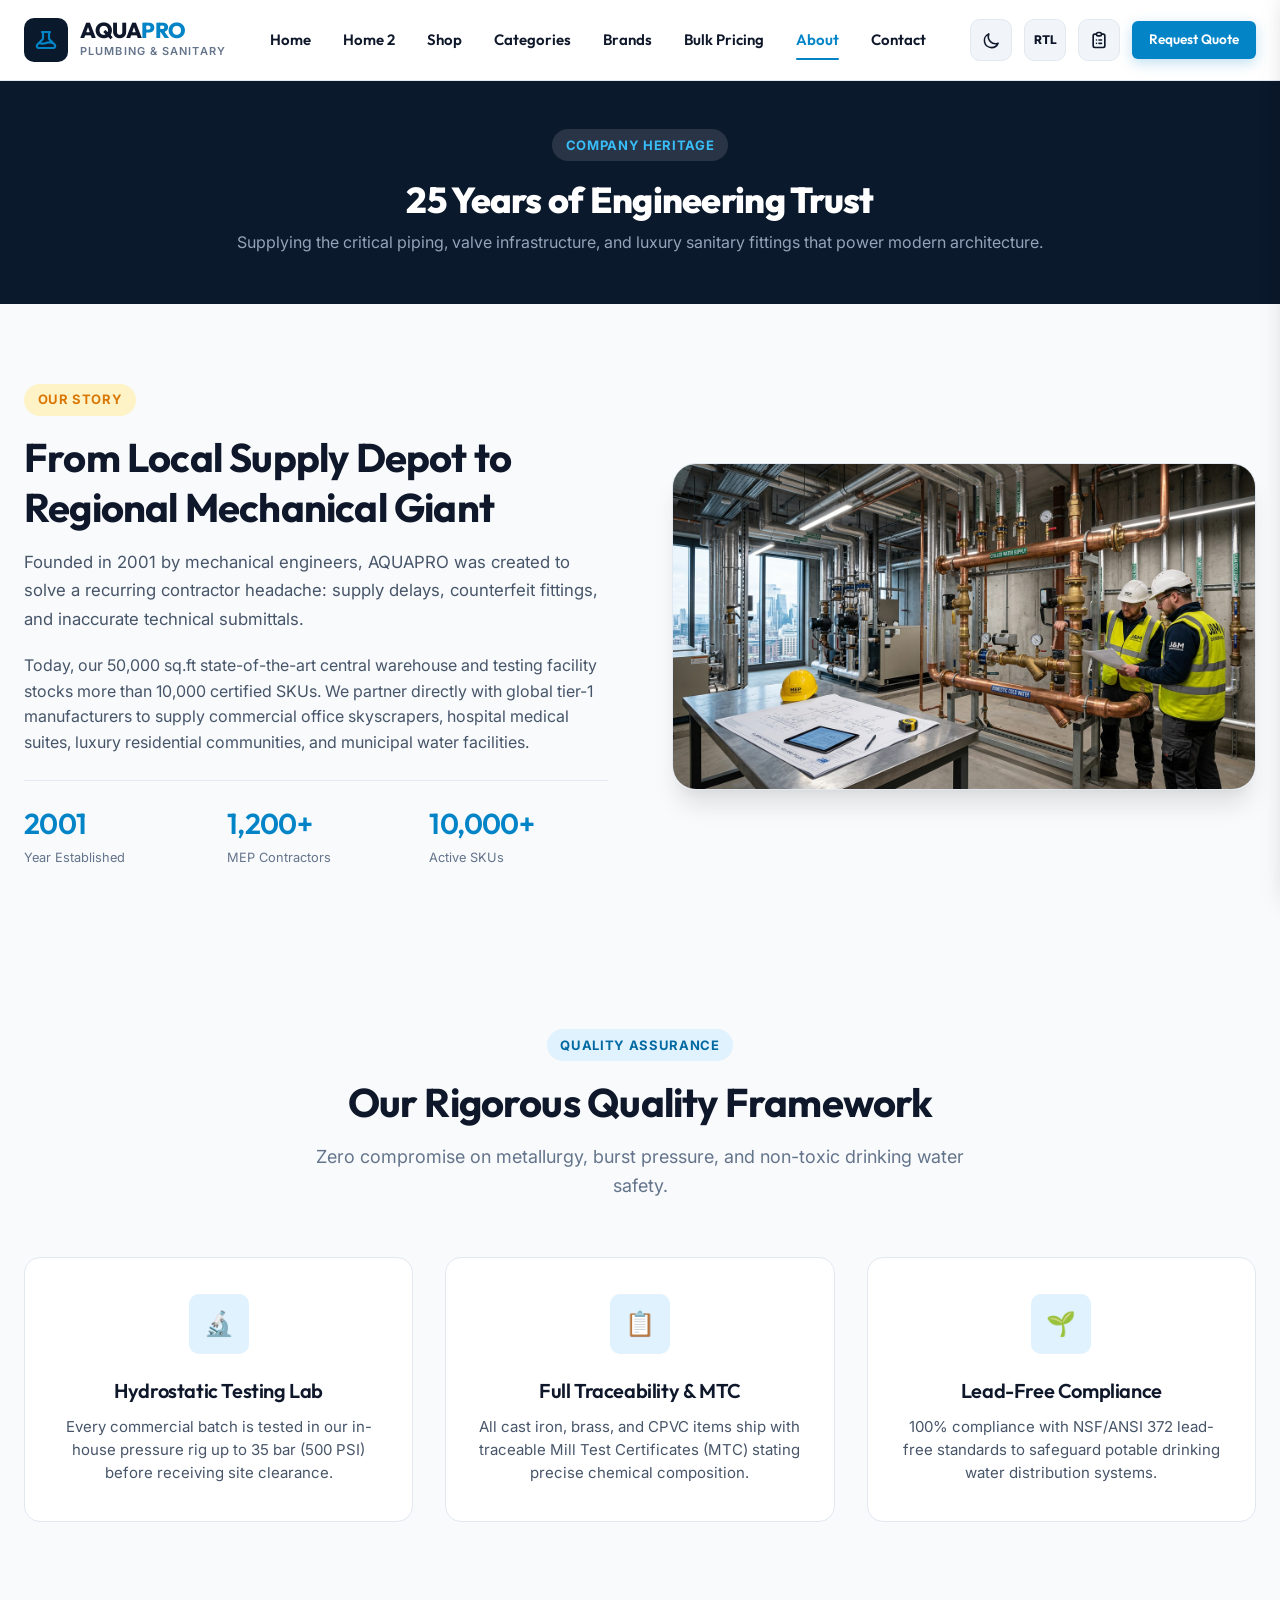
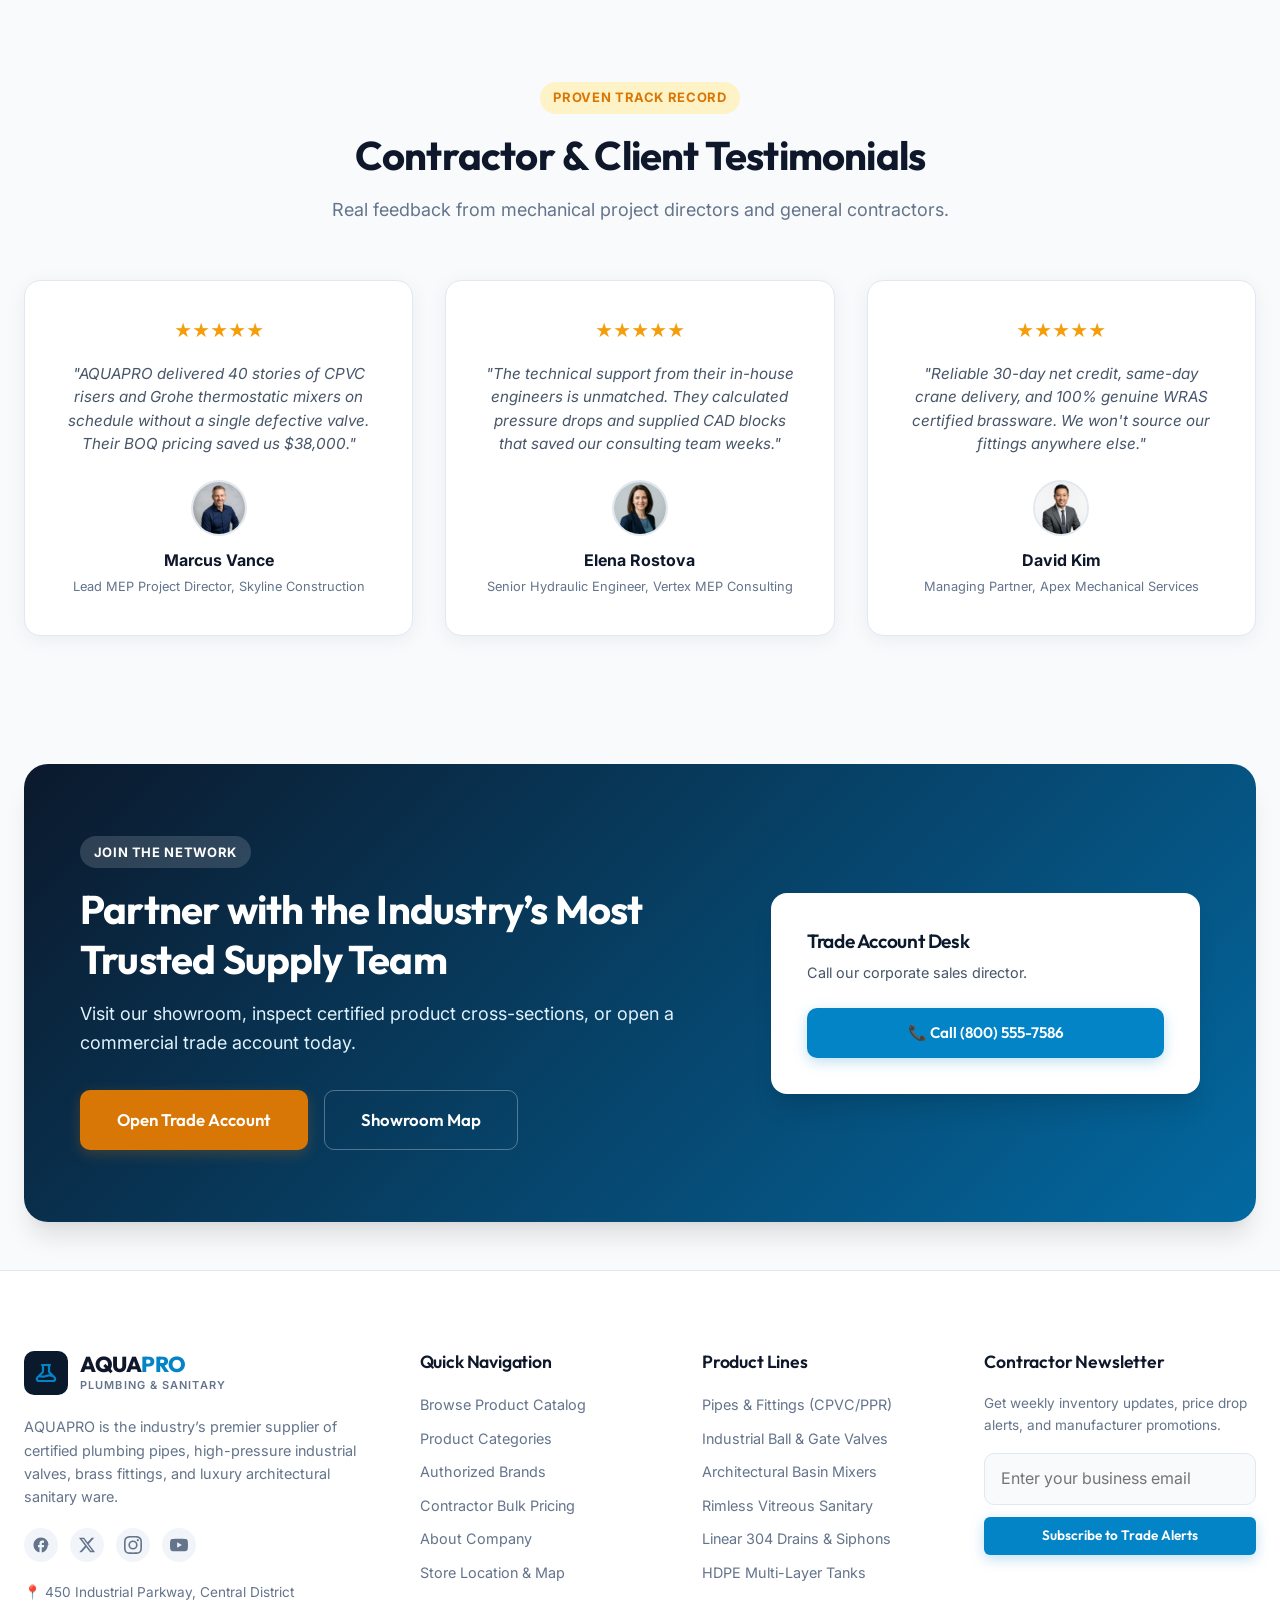
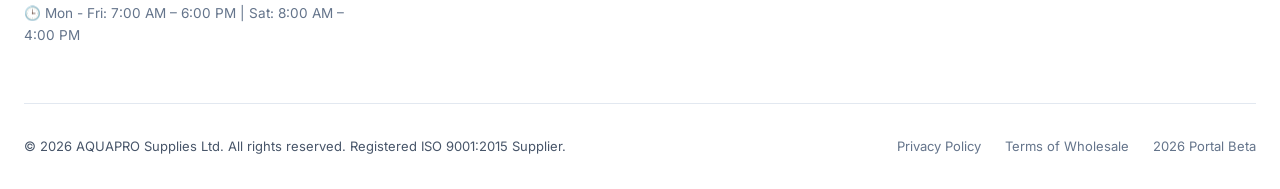
<file: about.html>
<!DOCTYPE html>
<html lang="en" data-theme="light" dir="ltr">
<head>
  <meta charset="UTF-8">
  <meta name="viewport" content="width=device-width, initial-scale=1.0">
  <title>About AQUAPRO | 25 Years of Industrial Plumbing Excellence</title>
  <meta name="description" content="Learn about AQUAPRO - providing certified commercial plumbing pipes, industrial valves, and luxury sanitary fittings to MEP contractors for over 25 years.">
  <meta name="keywords" content="about AQUAPRO, commercial plumbing supplier, MEP engineering supply, certified plumbing store">
  <link rel="canonical" href="https://www.aquaprostore.com/about.html">

  <link rel="stylesheet" href="assets/css/style.css">
  <link rel="stylesheet" href="assets/css/dark-mode.css">
  <link rel="stylesheet" href="assets/css/rtl.css">
  <link rel="icon" type="image/svg+xml" href="assets/images/favicon.svg">
</head>
<body>
<!-- Header -->
  <header class="site-header" id="siteHeader">
    <div class="container">
      <div class="header-inner">
        <a href="index.html" class="brand-logo" aria-label="AQUAPRO Homepage">
          <div class="logo-icon">
            <svg width="24" height="24" fill="none" viewBox="0 0 24 24" stroke="currentColor">
              <path stroke-linecap="round" stroke-linejoin="round" stroke-width="2.2" d="M19.428 15.428a2 2 0 00-1.022-.547l-2.387-.477a6 6 0 00-3.86.517l-.318.158a6 6 0 01-3.86.517L6.05 15.21a2 2 0 00-1.806.547M8 4h8l-1 1v5.172a2 2 0 00.586 1.414l5 5c1.26 1.26.367 3.414-1.415 3.414H4.828c-1.782 0-2.674-2.154-1.414-3.414l5-5A2 2 0 009 10.172V5L8 4z" />
            </svg>
          </div>
          <div class="logo-text">
            <span class="logo-name">AQUA<span>PRO</span></span>
            <span class="logo-tagline">Plumbing &amp; Sanitary</span>
          </div>
        </a>

        <nav class="main-nav" aria-label="Main Navigation">
          <a href="index.html" class="nav-link">Home</a>
          <a href="index-2.html" class="nav-link">Home 2</a>
          <a href="shop.html" class="nav-link">Shop</a>
          <a href="categories.html" class="nav-link">Categories</a>
          <a href="brands.html" class="nav-link">Brands</a>
          <a href="bulk-pricing.html" class="nav-link">Bulk Pricing</a>
          <a href="about.html" class="nav-link active">About</a>
          <a href="contact.html" class="nav-link">Contact</a>
        </nav>

        <div class="header-actions">
          <button class="action-btn theme-toggle-btn" aria-label="Toggle Theme">
            <svg width="19" height="19" fill="none" viewBox="0 0 24 24" stroke="currentColor">
              <path stroke-linecap="round" stroke-linejoin="round" stroke-width="2" d="M20.354 15.354A9 9 0 018.646 3.646 9.003 9.003 0 0012 21a9.003 9.003 0 008.354-5.646z" />
            </svg>
          </button>
          <button class="action-btn rtl-toggle-btn" aria-label="Toggle RTL">
            <span style="font-size: 0.75rem; font-weight: 800;">RTL</span>
          </button>
          <button class="action-btn rfq-cart-trigger" aria-label="RFQ Quote Tray">
            <svg width="20" height="20" fill="none" viewBox="0 0 24 24" stroke="currentColor">
              <path stroke-linecap="round" stroke-linejoin="round" stroke-width="2" d="M9 5H7a2 2 0 00-2 2v12a2 2 0 002 2h10a2 2 0 002-2V7a2 2 0 00-2-2h-2M9 5a2 2 0 002 2h2a2 2 0 002-2M9 5a2 2 0 012-2h2a2 2 0 012 2m-3 7h3m-3 4h3m-6-4h.01M9 16h.01" />
            </svg>
            <span class="cart-badge" style="display: none;">0</span>
          </button>
          <a href="bulk-pricing.html" class="btn btn-primary btn-sm">Request Quote</a>
          <button class="action-btn hamburger-btn" aria-label="Open Navigation Menu">
            <svg width="22" height="22" fill="none" viewBox="0 0 24 24" stroke="currentColor">
              <path stroke-linecap="round" stroke-linejoin="round" stroke-width="2" d="M4 6h16M4 12h16M4 18h16" />
            </svg>
          </button>
        </div>
      </div>
    </div>
  </header>

  <!-- Mobile Drawer -->
  <aside class="mobile-nav-drawer" id="mobileNavDrawer">
    <div class="drawer-header">
      <a href="index.html" class="brand-logo" aria-label="AQUAPRO Homepage">
        <div class="logo-icon">
          <svg width="24" height="24" fill="none" viewBox="0 0 24 24" stroke="currentColor">
            <path stroke-linecap="round" stroke-linejoin="round" stroke-width="2.2" d="M19.428 15.428a2 2 0 00-1.022-.547l-2.387-.477a6 6 0 00-3.86.517l-.318.158a6 6 0 01-3.86.517L6.05 15.21a2 2 0 00-1.806.547M8 4h8l-1 1v5.172a2 2 0 00.586 1.414l5 5c1.26 1.26.367 3.414-1.415 3.414H4.828c-1.782 0-2.674-2.154-1.414-3.414l5-5A2 2 0 009 10.172V5L8 4z" />
          </svg>
        </div>
        <div class="logo-text">
          <span class="logo-name">AQUA<span>PRO</span></span>
        </div>
      </a>
      <button class="drawer-close-btn">✕</button>
    </div>
        <div class="mobile-nav-links">
      <a href="index.html" class="nav-link">Home</a>
      <a href="index-2.html" class="nav-link">Home 2</a>
      <a href="shop.html" class="nav-link">Shop</a>
      <a href="categories.html" class="nav-link">Categories</a>
      <a href="brands.html" class="nav-link">Brands</a>
      <a href="bulk-pricing.html" class="nav-link">Bulk Pricing</a>
      <a href="about.html" class="nav-link active">About</a>
      <a href="contact.html" class="nav-link">Contact</a>
    </div>
    <div class="mobile-drawer-footer">
      <a href="bulk-pricing.html" class="btn btn-primary" style="width: 100%; justify-content: center; display: flex; align-items: center;">Request Quote</a>
      <div class="mobile-drawer-actions" style="display: flex; justify-content: center; gap: 1rem; margin-top: 0.5rem;">
        <button class="action-btn theme-toggle-btn" aria-label="Toggle Theme" title="Toggle Light/Dark Theme">
          <svg width="19" height="19" fill="none" viewBox="0 0 24 24" stroke="currentColor">
            <path stroke-linecap="round" stroke-linejoin="round" stroke-width="2" d="M20.354 15.354A9 9 0 018.646 3.646 9.003 9.003 0 0012 21a9.003 9.003 0 008.354-5.646z" />
          </svg>
        </button>
        <button class="action-btn rtl-toggle-btn" aria-label="Toggle RTL" title="Toggle RTL">
          <span style="font-size: 0.75rem; font-weight: 800;">RTL</span>
        </button>
        <button class="action-btn rfq-cart-trigger" aria-label="View RFQ Quote Tray" title="RFQ Quote Cart">
          <svg width="20" height="20" fill="none" viewBox="0 0 24 24" stroke="currentColor">
            <path stroke-linecap="round" stroke-linejoin="round" stroke-width="2" d="M9 5H7a2 2 0 00-2 2v12a2 2 0 002 2h10a2 2 0 002-2V7a2 2 0 00-2-2h-2M9 5a2 2 0 002 2h2a2 2 0 002-2M9 5a2 2 0 012-2h2a2 2 0 012 2m-3 7h3m-3 4h3m-6-4h.01M9 16h.01" />
          </svg>
          <span class="cart-badge" style="display: none;">0</span>
        </button>
      </div>
    </div>
  </aside>
  <div class="drawer-backdrop" id="drawerBackdrop"></div>

  <!-- MAIN CONTENT: ABOUT - EXACTLY 5 SECTIONS -->
  <main id="mainContent">

    <!-- =========================================================================
         SECTION 1: Page Hero
         ========================================================================= -->
    <section class="section-sm" style="background: var(--color-primary); color: #ffffff;" id="about-hero">
      <div class="container">
        <div style="display: flex; flex-direction: column; align-items: center; justify-content: center; text-align: center; gap: 1rem;">
          <div>
            <span class="section-tag" style="background: rgba(255,255,255,0.12); color: #38bdf8;">Company Heritage</span>
            <h1 style="color: #ffffff; font-size: 2.25rem; margin-bottom: 0.5rem;">25 Years of Engineering Trust</h1>
            <p style="color: #94a3b8; font-size: 1rem; margin: 0;">
              Supplying the critical piping, valve infrastructure, and luxury sanitary fittings that power modern architecture.
            </p>
          </div>
        </div>
      </div>
    </section>

    <!-- =========================================================================
         SECTION 2: Company Story
         ========================================================================= -->
    <section class="section" id="about-story">
      <div class="container">
        <div class="grid grid-2" style="align-items: center; gap: 4rem;">
          <div>
            <span class="section-tag gold">Our Story</span>
            <h2 class="section-title">From Local Supply Depot to Regional Mechanical Giant</h2>
            <p style="font-size: 1.05rem; line-height: 1.7; color: var(--text-secondary); margin-bottom: 1.25rem;">
              Founded in 2001 by mechanical engineers, AQUAPRO was created to solve a recurring contractor headache: supply delays, counterfeit fittings, and inaccurate technical submittals.
            </p>
            <p style="font-size: 1rem; line-height: 1.6; color: var(--text-secondary); margin-bottom: 1.5rem;">
              Today, our 50,000 sq.ft state-of-the-art central warehouse and testing facility stocks more than 10,000 certified SKUs. We partner directly with global tier-1 manufacturers to supply commercial office skyscrapers, hospital medical suites, luxury residential communities, and municipal water facilities.
            </p>
            <div style="display: grid; grid-template-columns: repeat(3, 1fr); gap: 1.5rem; padding-top: 1.5rem; border-top: 1px solid var(--border-color);">
              <div>
                <h3 style="color: var(--color-accent); font-size: 1.8rem; margin-bottom: 0.2rem;">2001</h3>
                <span style="font-size: 0.8rem; color: var(--text-muted);">Year Established</span>
              </div>
              <div>
                <h3 style="color: var(--color-accent); font-size: 1.8rem; margin-bottom: 0.2rem;">1,200+</h3>
                <span style="font-size: 0.8rem; color: var(--text-muted);">MEP Contractors</span>
              </div>
              <div>
                <h3 style="color: var(--color-accent); font-size: 1.8rem; margin-bottom: 0.2rem;">10,000+</h3>
                <span style="font-size: 0.8rem; color: var(--text-muted);">Active SKUs</span>
              </div>
            </div>
          </div>

          <div>
            <img src="assets/images/hero-contractor.jpg" alt="AQUAPRO Engineering Team" style="border-radius: var(--radius-xl); box-shadow: var(--shadow-xl); border: 1px solid var(--border-color);">
          </div>
        </div>
      </div>
    </section>

    <!-- =========================================================================
         SECTION 3: Product & Quality Commitment
         ========================================================================= -->
    <section class="section" style="background: var(--bg-surface-alt);" id="about-quality-commitment">
      <div class="container">
        <div class="section-header text-center">
          <span class="section-tag">Quality Assurance</span>
          <h2 class="section-title">Our Rigorous Quality Framework</h2>
          <p class="section-subtitle">Zero compromise on metallurgy, burst pressure, and non-toxic drinking water safety.</p>
        </div>

        <div class="grid grid-3">
          <div class="feature-box">
            <div class="feature-icon-circle">🔬</div>
            <h4>Hydrostatic Testing Lab</h4>
            <p>Every commercial batch is tested in our in-house pressure rig up to 35 bar (500 PSI) before receiving site clearance.</p>
          </div>

          <div class="feature-box">
            <div class="feature-icon-circle">📋</div>
            <h4>Full Traceability &amp; MTC</h4>
            <p>All cast iron, brass, and CPVC items ship with traceable Mill Test Certificates (MTC) stating precise chemical composition.</p>
          </div>

          <div class="feature-box">
            <div class="feature-icon-circle">🌱</div>
            <h4>Lead-Free Compliance</h4>
            <p>100% compliance with NSF/ANSI 372 lead-free standards to safeguard potable drinking water distribution systems.</p>
          </div>
        </div>
      </div>
    </section>

    <!-- =========================================================================
         SECTION 4: Why Customers Trust Us
         ========================================================================= -->
    <section class="section" id="about-trust">
      <div class="container">
        <div class="section-header text-center">
          <span class="section-tag gold">Proven Track Record</span>
          <h2 class="section-title">Contractor &amp; Client Testimonials</h2>
          <p class="section-subtitle">Real feedback from mechanical project directors and general contractors.</p>
        </div>

        <div class="grid grid-3">
          <div class="feature-box" style="display: flex; flex-direction: column; align-items: center; text-align: center; padding: 2.25rem; box-shadow: var(--shadow-card); height: 100%;">
            <div style="color: #f59e0b; font-size: 1.1rem; margin-bottom: 1rem;">★★★★★</div>
            <p style="color: var(--text-secondary); font-style: italic; font-size: 0.95rem; margin-bottom: 1.5rem; flex-grow: 1;">
              "AQUAPRO delivered 40 stories of CPVC risers and Grohe thermostatic mixers on schedule without a single defective valve. Their BOQ pricing saved us $38,000."
            </p>
            <div style="margin-top: auto; display: flex; flex-direction: column; align-items: center; gap: 0.75rem;">
              <img src="assets/images/testimonials/marcus.jpg" alt="Marcus Vance" style="width: 56px; height: 56px; border-radius: 50%; object-fit: cover; border: 2px solid var(--border-color);">
              <div>
                <strong style="display: block;">Marcus Vance</strong>
                <span style="font-size: 0.8rem; color: var(--text-muted);">Lead MEP Project Director, Skyline Construction</span>
              </div>
            </div>
          </div>

          <div class="feature-box" style="display: flex; flex-direction: column; align-items: center; text-align: center; padding: 2.25rem; box-shadow: var(--shadow-card); height: 100%;">
            <div style="color: #f59e0b; font-size: 1.1rem; margin-bottom: 1rem;">★★★★★</div>
            <p style="color: var(--text-secondary); font-style: italic; font-size: 0.95rem; margin-bottom: 1.5rem; flex-grow: 1;">
              "The technical support from their in-house engineers is unmatched. They calculated pressure drops and supplied CAD blocks that saved our consulting team weeks."
            </p>
            <div style="margin-top: auto; display: flex; flex-direction: column; align-items: center; gap: 0.75rem;">
              <img src="assets/images/testimonials/elena.jpg" alt="Elena Rostova" style="width: 56px; height: 56px; border-radius: 50%; object-fit: cover; border: 2px solid var(--border-color);">
              <div>
                <strong style="display: block;">Elena Rostova</strong>
                <span style="font-size: 0.8rem; color: var(--text-muted);">Senior Hydraulic Engineer, Vertex MEP Consulting</span>
              </div>
            </div>
          </div>

          <div class="feature-box" style="display: flex; flex-direction: column; align-items: center; text-align: center; padding: 2.25rem; box-shadow: var(--shadow-card); height: 100%;">
            <div style="color: #f59e0b; font-size: 1.1rem; margin-bottom: 1rem;">★★★★★</div>
            <p style="color: var(--text-secondary); font-style: italic; font-size: 0.95rem; margin-bottom: 1.5rem; flex-grow: 1;">
              "Reliable 30-day net credit, same-day crane delivery, and 100% genuine WRAS certified brassware. We won't source our fittings anywhere else."
            </p>
            <div style="margin-top: auto; display: flex; flex-direction: column; align-items: center; gap: 0.75rem;">
              <img src="assets/images/testimonials/david.jpg" alt="David Kim" style="width: 56px; height: 56px; border-radius: 50%; object-fit: cover; border: 2px solid var(--border-color);">
              <div>
                <strong style="display: block;">David Kim</strong>
                <span style="font-size: 0.8rem; color: var(--text-muted);">Managing Partner, Apex Mechanical Services</span>
              </div>
            </div>
          </div>
        </div>
      </div>
    </section>

    <!-- =========================================================================
         SECTION 5: Contact CTA
         ========================================================================= -->
    <section class="section-sm" style="background: var(--bg-surface-alt);" id="about-contact-cta">
      <div class="container">
        <div class="cta-section-box">
          <div>
            <span class="section-tag" style="background: rgba(255,255,255,0.15); color: #ffffff;">Join the Network</span>
            <h2>Partner with the Industry’s Most Trusted Supply Team</h2>
            <p>Visit our showroom, inspect certified product cross-sections, or open a commercial trade account today.</p>
            <div style="display: flex; gap: 1rem; flex-wrap: wrap;">
              <a href="bulk-pricing.html" class="btn btn-gold btn-lg">Open Trade Account</a>
              <a href="contact.html" class="btn btn-outline-white btn-lg">Showroom Map</a>
            </div>
          </div>
          <div class="cta-card-white">
            <h4>Trade Account Desk</h4>
            <p>Call our corporate sales director.</p>
            <a href="tel:+18005557586" class="btn btn-primary" style="width: 100%;">📞 Call (800) 555-7586</a>
          </div>
        </div>
      </div>
    </section>

  </main>

  <!-- Global Footer -->
  <footer class="site-footer">
    <div class="container">
      <div class="footer-grid">
        <!-- Col 1 -->
        <div class="footer-col">
          <a href="index.html" class="brand-logo" style="margin-bottom: 1.25rem;">
            <div class="logo-icon">
              <svg width="24" height="24" fill="none" viewBox="0 0 24 24" stroke="currentColor">
                <path stroke-linecap="round" stroke-linejoin="round" stroke-width="2.2" d="M19.428 15.428a2 2 0 00-1.022-.547l-2.387-.477a6 6 0 00-3.86.517l-.318.158a6 6 0 01-3.86.517L6.05 15.21a2 2 0 00-1.806.547M8 4h8l-1 1v5.172a2 2 0 00.586 1.414l5 5c1.26 1.26.367 3.414-1.415 3.414H4.828c-1.782 0-2.674-2.154-1.414-3.414l5-5A2 2 0 009 10.172V5L8 4z" />
              </svg>
            </div>
            <div class="logo-text">
              <span class="logo-name">AQUA<span>PRO</span></span>
              <span class="logo-tagline">Plumbing &amp; Sanitary</span>
            </div>
          </a>
          <p style="color: #94a3b8; font-size: 0.9rem; line-height: 1.6;">
            AQUAPRO is the industry’s premier supplier of certified plumbing pipes, high-pressure industrial valves, brass fittings, and luxury architectural sanitary ware.
          </p>
          <div class="footer-socials">
            <a href="#" class="social-icon" aria-label="Facebook">
              <svg width="18" height="18" fill="currentColor" viewBox="0 0 24 24">
                <path d="M22 12c0-5.52-4.48-10-10-10S2 6.48 2 12c0 4.84 3.44 8.87 8 9.8V15H8v-3h2V9.5C10 7.57 11.57 6 13.5 6H16v3h-2c-.55 0-1 .45-1 1v2h3v3h-3v6.95c4.56-.93 8-4.96 8-9.75z"/>
              </svg>
            </a>
            <a href="#" class="social-icon" aria-label="X (formerly Twitter)">
              <svg width="18" height="18" fill="currentColor" viewBox="0 0 24 24">
                <path d="M18.244 2.25h3.308l-7.227 8.26 8.502 11.24H16.17l-5.214-6.817L4.99 21.75H1.68l7.73-8.835L1.254 2.25H8.08l4.713 6.231zm-1.161 17.52h1.833L7.084 4.126H5.117z"/>
              </svg>
            </a>
            <a href="#" class="social-icon" aria-label="Instagram">
              <svg width="18" height="18" fill="currentColor" viewBox="0 0 24 24">
                <path d="M12 2.163c3.204 0 3.584.012 4.85.07 3.252.148 4.771 1.691 4.919 4.919.058 1.265.069 1.645.069 4.849 0 3.205-.012 3.584-.069 4.849-.149 3.225-1.664 4.771-4.919 4.919-1.266.058-1.644.07-4.85.07-3.204 0-3.584-.012-4.849-.07-3.26-.149-4.771-1.699-4.919-4.92-.058-1.265-.07-1.644-.07-4.849 0-3.204.013-3.583.07-4.849.149-3.227 1.664-4.771 4.919-4.919 1.266-.057 1.645-.069 4.849-.069zM12 0C8.741 0 8.333.014 7.053.072 2.695.272.273 2.69.073 7.051.014 8.333 0 8.741 0 12c0 3.259.014 3.668.072 4.948.2 4.358 2.618 6.78 6.98 6.98 1.281.058 1.689.072 4.948.072 3.259 0 3.668-.014 4.948-.072 4.354-.2 6.782-2.618 6.979-6.98.059-1.28.073-1.689.073-4.948 0-3.259-.014-3.667-.072-4.947-.196-4.354-2.617-6.78-6.979-6.98C15.668.014 15.259 0 12 0zm0 5.838a6.162 6.162 0 100 12.324 6.162 6.162 0 000-12.324zM12 16a4 4 0 110-8 4 4 0 010 8zm6.406-11.845a1.44 1.44 0 100 2.881 1.44 1.44 0 000-2.881z"/>
              </svg>
            </a>
            <a href="#" class="social-icon" aria-label="YouTube">
              <svg width="18" height="18" fill="currentColor" viewBox="0 0 24 24">
                <path d="M23.498 6.163a3.003 3.003 0 00-2.11-2.11C19.517 3.545 12 3.545 12 3.545s-7.517 0-9.388.508a3.003 3.003 0 00-2.11 2.11C0 8.033 0 12 0 12s0 3.967.502 5.837a3.003 3.003 0 002.11 2.11c1.871.508 9.388.508 9.388.508s7.517 0 9.388-.508a3.002 3.002 0 002.11-2.11C24 15.967 24 12 24 12s0-3.967-.502-5.837zM9.545 15.568V8.432L15.818 12l-6.273 3.568z"/>
              </svg>
            </a>
          </div>
          <div style="margin-top: 1.25rem; font-size: 0.85rem; color: #cbd5e1;">
            📍 450 Industrial Parkway, Central District<br>
            🕒 Mon - Fri: 7:00 AM – 6:00 PM | Sat: 8:00 AM – 4:00 PM
          </div>
        </div>

        <!-- Col 2 -->
        <div class="footer-col">
          <h5>Quick Navigation</h5>
          <div class="footer-links">
            <a href="shop.html">Browse Product Catalog</a>
            <a href="categories.html">Product Categories</a>
            <a href="brands.html">Authorized Brands</a>
            <a href="bulk-pricing.html">Contractor Bulk Pricing</a>
            <a href="about.html">About Company</a>
            <a href="contact.html">Store Location &amp; Map</a>
          </div>
        </div>

        <!-- Col 3 -->
        <div class="footer-col">
          <h5>Product Lines</h5>
          <div class="footer-links">
            <a href="shop.html?category=Pipes+%26+Fittings">Pipes &amp; Fittings (CPVC/PPR)</a>
            <a href="shop.html?category=Valves">Industrial Ball &amp; Gate Valves</a>
            <a href="shop.html?category=Taps+%26+Faucets">Architectural Basin Mixers</a>
            <a href="shop.html?category=Sanitary+Ware">Rimless Vitreous Sanitary</a>
            <a href="shop.html?category=Drainage">Linear 304 Drains &amp; Siphons</a>
            <a href="shop.html?category=Water+Storage">HDPE Multi-Layer Tanks</a>
          </div>
        </div>

        <!-- Col 4 -->
        <div class="footer-col">
          <h5>Contractor Newsletter</h5>
          <p style="font-size: 0.85rem; color: #94a3b8;">
            Get weekly inventory updates, price drop alerts, and manufacturer promotions.
          </p>
          <form class="footer-newsletter" data-validate="true">
            <input type="email" placeholder="Enter your business email" required aria-label="Business Email">
            <button type="submit" class="btn btn-primary btn-sm" style="width: 100%;">Subscribe to Trade Alerts</button>
          </form>
        </div>
      </div>

      <div class="footer-bottom">
        <div>
          © 2026 AQUAPRO Supplies Ltd. All rights reserved. Registered ISO 9001:2015 Supplier.
        </div>
        <div style="display: flex; gap: 1.5rem;">
          <a href="about.html" style="color: #94a3b8;">Privacy Policy</a>
          <a href="about.html" style="color: #94a3b8;">Terms of Wholesale</a>
          <a href="coming-soon.html" style="color: #38bdf8;">2026 Portal Beta</a>
        </div>
      </div>
    </div>
  </footer>

  <!-- Quick View & RFQ Cart -->
  <div class="modal-backdrop" id="quickViewModal" role="dialog" aria-modal="true" aria-labelledby="qvTitle">
    <div class="modal-dialog">
      <button class="modal-close-btn">✕</button>
      <div style="display: grid; grid-template-columns: 1fr 1.2fr; gap: 2rem; padding: 2.5rem;">
        <div style="background: var(--bg-surface-subtle); border-radius: var(--radius-md); padding: 1.5rem; display: flex; align-items: center; justify-content: center;">
          <img id="qvImage" src="assets/images/products/prod-angle-valve.jpg" alt="Product Image" style="max-height: 260px;">
        </div>
        <div>
          <h3 id="qvTitle" style="margin-bottom: 0.5rem;">Product Title</h3>
          <div style="font-size: 1.5rem; font-weight: 800; color: var(--text-primary); margin-bottom: 1rem;" id="qvPrice">$18.50</div>
          <button class="btn btn-primary add-to-rfq-btn" id="qvAddRfqBtn" data-product-id="valve-01" style="width: 100%;">+ Add to RFQ</button>
        </div>
      </div>
    </div>
  </div>

  <div class="rfq-drawer" id="rfqDrawer">
    <div class="rfq-header">
      <h4 style="margin: 0;">RFQ Quote Tray (<span id="rfqTotalItems">0</span>)</h4>
      <button class="rfq-close-btn">✕</button>
    </div>
    <div class="rfq-body" id="rfqItemList"></div>
    <div class="rfq-footer">
      <button class="btn btn-primary" id="submitRfqBtn" style="width: 100%;">Submit Items for Bulk Quote</button>
    </div>
  </div>

  <script src="assets/js/main.js"></script>
</body>
</html>
</file>
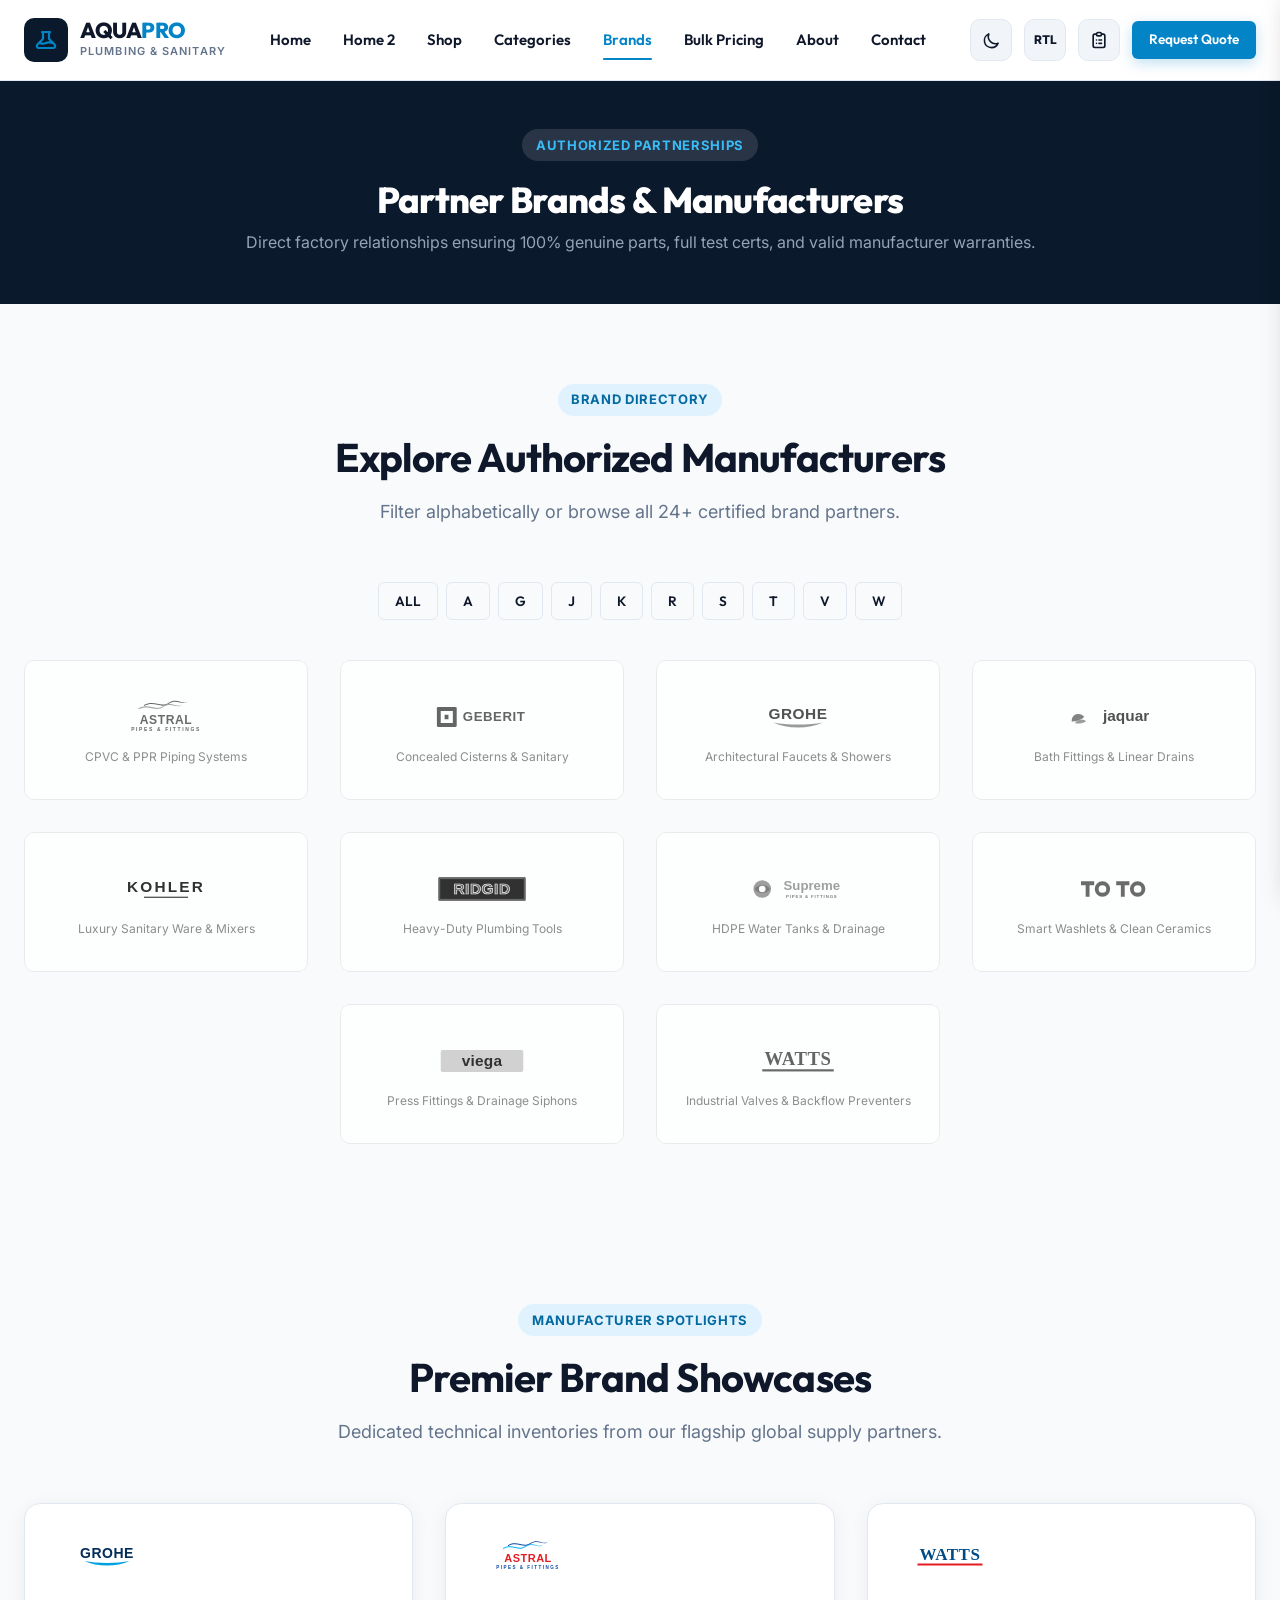
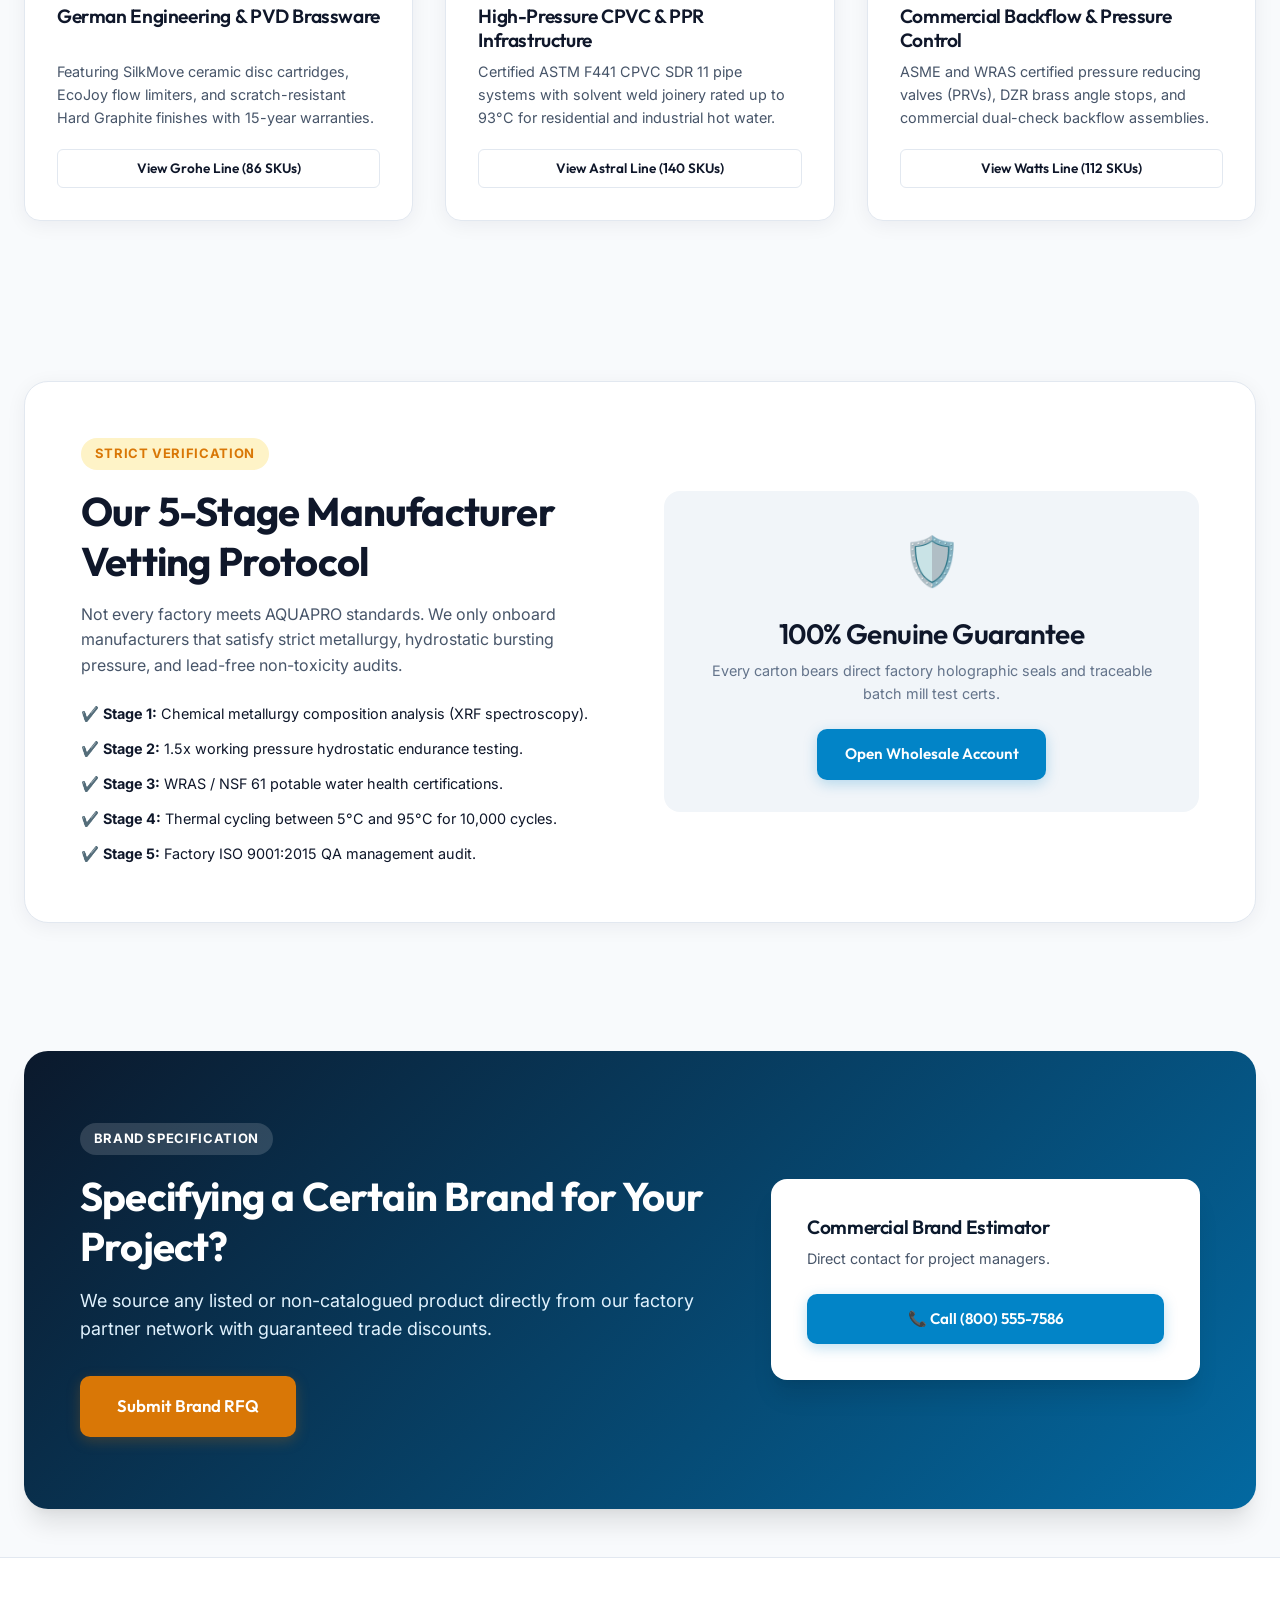
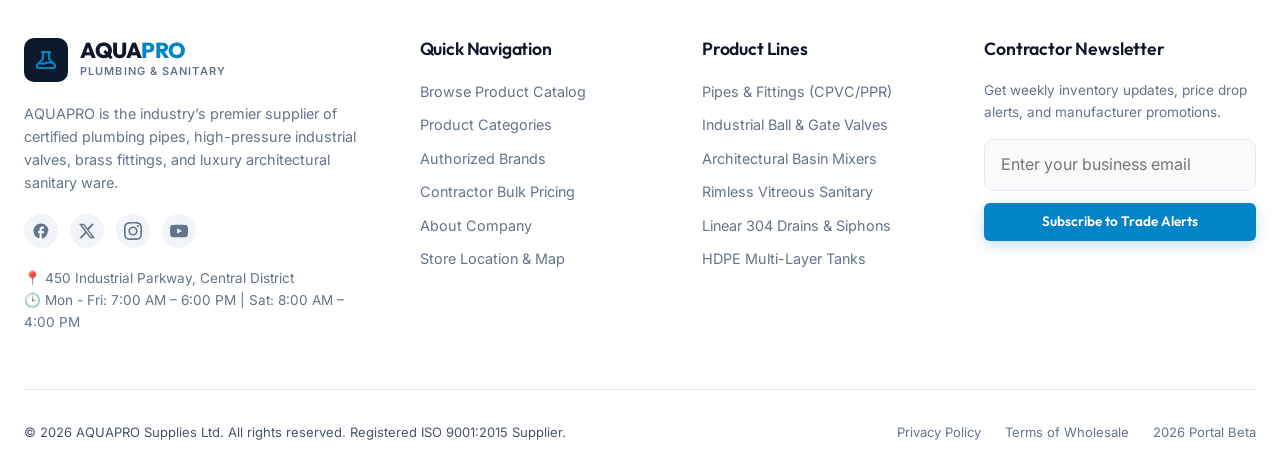
<file: brands.html>
<!DOCTYPE html>
<html lang="en" data-theme="light" dir="ltr">
<head>
  <meta charset="UTF-8">
  <meta name="viewport" content="width=device-width, initial-scale=1.0">
  <title>Authorized Brands Directory &amp; Manufacturers | AQUAPRO</title>
  <meta name="description" content="Authorized distributor for world-class plumbing &amp; sanitary brands: Grohe, Geberit, Kohler, Astral, Supreme, Jaquar, Watts, Viega, and Ridgid.">
  <meta name="keywords" content="plumbing brands, Grohe distributor, Geberit sanitary, Astral pipes, Kohler faucets, Watts valves">
  <link rel="canonical" href="https://www.aquaprostore.com/brands.html">

  <link rel="stylesheet" href="assets/css/style.css">
  <link rel="stylesheet" href="assets/css/dark-mode.css">
  <link rel="stylesheet" href="assets/css/rtl.css">
  <link rel="icon" type="image/svg+xml" href="assets/images/favicon.svg">
  <style>
    @media (min-width: 1025px) {
      .brand-directory-center {
        grid-column-start: 2;
      }
    }
  </style>
</head>
<body>
<!-- Header -->
  <header class="site-header" id="siteHeader">
    <div class="container">
      <div class="header-inner">
        <a href="index.html" class="brand-logo" aria-label="AQUAPRO Homepage">
          <div class="logo-icon">
            <svg width="24" height="24" fill="none" viewBox="0 0 24 24" stroke="currentColor">
              <path stroke-linecap="round" stroke-linejoin="round" stroke-width="2.2" d="M19.428 15.428a2 2 0 00-1.022-.547l-2.387-.477a6 6 0 00-3.86.517l-.318.158a6 6 0 01-3.86.517L6.05 15.21a2 2 0 00-1.806.547M8 4h8l-1 1v5.172a2 2 0 00.586 1.414l5 5c1.26 1.26.367 3.414-1.415 3.414H4.828c-1.782 0-2.674-2.154-1.414-3.414l5-5A2 2 0 009 10.172V5L8 4z" />
            </svg>
          </div>
          <div class="logo-text">
            <span class="logo-name">AQUA<span>PRO</span></span>
            <span class="logo-tagline">Plumbing &amp; Sanitary</span>
          </div>
        </a>

        <nav class="main-nav" aria-label="Main Navigation">
          <a href="index.html" class="nav-link">Home</a>
          <a href="index-2.html" class="nav-link">Home 2</a>
          <a href="shop.html" class="nav-link">Shop</a>
          <a href="categories.html" class="nav-link">Categories</a>
          <a href="brands.html" class="nav-link active">Brands</a>
          <a href="bulk-pricing.html" class="nav-link">Bulk Pricing</a>
          <a href="about.html" class="nav-link">About</a>
          <a href="contact.html" class="nav-link">Contact</a>
        </nav>

        <div class="header-actions">
          <button class="action-btn theme-toggle-btn" aria-label="Toggle Theme">
            <svg width="19" height="19" fill="none" viewBox="0 0 24 24" stroke="currentColor">
              <path stroke-linecap="round" stroke-linejoin="round" stroke-width="2" d="M20.354 15.354A9 9 0 018.646 3.646 9.003 9.003 0 0012 21a9.003 9.003 0 008.354-5.646z" />
            </svg>
          </button>
          <button class="action-btn rtl-toggle-btn" aria-label="Toggle RTL">
            <span style="font-size: 0.75rem; font-weight: 800;">RTL</span>
          </button>
          <button class="action-btn rfq-cart-trigger" aria-label="RFQ Quote Tray">
            <svg width="20" height="20" fill="none" viewBox="0 0 24 24" stroke="currentColor">
              <path stroke-linecap="round" stroke-linejoin="round" stroke-width="2" d="M9 5H7a2 2 0 00-2 2v12a2 2 0 002 2h10a2 2 0 002-2V7a2 2 0 00-2-2h-2M9 5a2 2 0 002 2h2a2 2 0 002-2M9 5a2 2 0 012-2h2a2 2 0 012 2m-3 7h3m-3 4h3m-6-4h.01M9 16h.01" />
            </svg>
            <span class="cart-badge" style="display: none;">0</span>
          </button>
          <a href="bulk-pricing.html" class="btn btn-primary btn-sm">Request Quote</a>
          <button class="action-btn hamburger-btn" aria-label="Open Navigation Menu">
            <svg width="22" height="22" fill="none" viewBox="0 0 24 24" stroke="currentColor">
              <path stroke-linecap="round" stroke-linejoin="round" stroke-width="2" d="M4 6h16M4 12h16M4 18h16" />
            </svg>
          </button>
        </div>
      </div>
    </div>
  </header>

  <!-- Mobile Drawer -->
  <aside class="mobile-nav-drawer" id="mobileNavDrawer">
    <div class="drawer-header">
      <a href="index.html" class="brand-logo" aria-label="AQUAPRO Homepage">
        <div class="logo-icon">
          <svg width="24" height="24" fill="none" viewBox="0 0 24 24" stroke="currentColor">
            <path stroke-linecap="round" stroke-linejoin="round" stroke-width="2.2" d="M19.428 15.428a2 2 0 00-1.022-.547l-2.387-.477a6 6 0 00-3.86.517l-.318.158a6 6 0 01-3.86.517L6.05 15.21a2 2 0 00-1.806.547M8 4h8l-1 1v5.172a2 2 0 00.586 1.414l5 5c1.26 1.26.367 3.414-1.415 3.414H4.828c-1.782 0-2.674-2.154-1.414-3.414l5-5A2 2 0 009 10.172V5L8 4z" />
          </svg>
        </div>
        <div class="logo-text">
          <span class="logo-name">AQUA<span>PRO</span></span>
        </div>
      </a>
      <button class="drawer-close-btn">✕</button>
    </div>
        <div class="mobile-nav-links">
      <a href="index.html" class="nav-link">Home</a>
      <a href="index-2.html" class="nav-link">Home 2</a>
      <a href="shop.html" class="nav-link">Shop</a>
      <a href="categories.html" class="nav-link">Categories</a>
      <a href="brands.html" class="nav-link active">Brands</a>
      <a href="bulk-pricing.html" class="nav-link">Bulk Pricing</a>
      <a href="about.html" class="nav-link">About</a>
      <a href="contact.html" class="nav-link">Contact</a>
    </div>
    <div class="mobile-drawer-footer">
      <a href="bulk-pricing.html" class="btn btn-primary" style="width: 100%; justify-content: center; display: flex; align-items: center;">Request Quote</a>
      <div class="mobile-drawer-actions" style="display: flex; justify-content: center; gap: 1rem; margin-top: 0.5rem;">
        <button class="action-btn theme-toggle-btn" aria-label="Toggle Theme" title="Toggle Light/Dark Theme">
          <svg width="19" height="19" fill="none" viewBox="0 0 24 24" stroke="currentColor">
            <path stroke-linecap="round" stroke-linejoin="round" stroke-width="2" d="M20.354 15.354A9 9 0 018.646 3.646 9.003 9.003 0 0012 21a9.003 9.003 0 008.354-5.646z" />
          </svg>
        </button>
        <button class="action-btn rtl-toggle-btn" aria-label="Toggle RTL" title="Toggle RTL">
          <span style="font-size: 0.75rem; font-weight: 800;">RTL</span>
        </button>
        <button class="action-btn rfq-cart-trigger" aria-label="View RFQ Quote Tray" title="RFQ Quote Cart">
          <svg width="20" height="20" fill="none" viewBox="0 0 24 24" stroke="currentColor">
            <path stroke-linecap="round" stroke-linejoin="round" stroke-width="2" d="M9 5H7a2 2 0 00-2 2v12a2 2 0 002 2h10a2 2 0 002-2V7a2 2 0 00-2-2h-2M9 5a2 2 0 002 2h2a2 2 0 002-2M9 5a2 2 0 012-2h2a2 2 0 012 2m-3 7h3m-3 4h3m-6-4h.01M9 16h.01" />
          </svg>
          <span class="cart-badge" style="display: none;">0</span>
        </button>
      </div>
    </div>
  </aside>
  <div class="drawer-backdrop" id="drawerBackdrop"></div>

  <!-- MAIN CONTENT: BRANDS - EXACTLY 5 SECTIONS -->
  <main id="mainContent">

    <!-- =========================================================================
         SECTION 1: Page Hero
         ========================================================================= -->
    <section class="section-sm" style="background: var(--color-primary); color: #ffffff;" id="brands-hero">
      <div class="container">
        <div style="display: flex; flex-direction: column; align-items: center; justify-content: center; text-align: center; gap: 1rem;">
          <div>
            <span class="section-tag" style="background: rgba(255,255,255,0.12); color: #38bdf8;">Authorized Partnerships</span>
            <h1 style="color: #ffffff; font-size: 2.25rem; margin-bottom: 0.5rem;">Partner Brands &amp; Manufacturers</h1>
            <p style="color: #94a3b8; font-size: 1rem; margin: 0;">
              Direct factory relationships ensuring 100% genuine parts, full test certs, and valid manufacturer warranties.
            </p>
          </div>
        </div>
      </div>
    </section>

    <!-- =========================================================================
         SECTION 2: Brand Directory (A-Z Filterable)
         ========================================================================= -->
    <section class="section" id="brands-directory">
      <div class="container">
        <div class="section-header text-center">
          <span class="section-tag">Brand Directory</span>
          <h2 class="section-title">Explore Authorized Manufacturers</h2>
          <p class="section-subtitle">Filter alphabetically or browse all 24+ certified brand partners.</p>
        </div>

        <!-- A-Z Alphabet Filter Bar -->
        <div style="display: flex; justify-content: center; flex-wrap: wrap; gap: 0.5rem; margin-bottom: 2.5rem;">
          <button class="brand-letter-btn active btn btn-outline btn-sm" data-letter="ALL">ALL</button>
          <button class="brand-letter-btn btn btn-outline btn-sm" data-letter="A">A</button>
          <button class="brand-letter-btn btn btn-outline btn-sm" data-letter="G">G</button>
          <button class="brand-letter-btn btn btn-outline btn-sm" data-letter="J">J</button>
          <button class="brand-letter-btn btn btn-outline btn-sm" data-letter="K">K</button>
          <button class="brand-letter-btn btn btn-outline btn-sm" data-letter="R">R</button>
          <button class="brand-letter-btn btn btn-outline btn-sm" data-letter="S">S</button>
          <button class="brand-letter-btn btn btn-outline btn-sm" data-letter="T">T</button>
          <button class="brand-letter-btn btn btn-outline btn-sm" data-letter="V">V</button>
          <button class="brand-letter-btn btn btn-outline btn-sm" data-letter="W">W</button>
        </div>

        <!-- Directory Grid -->
        <div class="grid grid-4" id="brandDirectoryList">
          <div class="brand-card brand-directory-item" data-brand-name="ASTRAL" style="height: 140px; flex-direction: column; text-align: center; gap: 0.5rem;">
            <img src="assets/images/brands/brand-astral.svg" alt="Astral Pipes">
            <span style="font-size: 0.75rem; color: var(--text-muted);">CPVC &amp; PPR Piping Systems</span>
          </div>

          <div class="brand-card brand-directory-item" data-brand-name="GEBERIT" style="height: 140px; flex-direction: column; text-align: center; gap: 0.5rem;">
            <img src="assets/images/brands/brand-geberit.svg" alt="Geberit">
            <span style="font-size: 0.75rem; color: var(--text-muted);">Concealed Cisterns &amp; Sanitary</span>
          </div>

          <div class="brand-card brand-directory-item" data-brand-name="GROHE" style="height: 140px; flex-direction: column; text-align: center; gap: 0.5rem;">
            <img src="assets/images/brands/brand-grohe.svg" alt="Grohe">
            <span style="font-size: 0.75rem; color: var(--text-muted);">Architectural Faucets &amp; Showers</span>
          </div>

          <div class="brand-card brand-directory-item" data-brand-name="JAQUAR" style="height: 140px; flex-direction: column; text-align: center; gap: 0.5rem;">
            <img src="assets/images/brands/brand-jaquar.svg" alt="Jaquar">
            <span style="font-size: 0.75rem; color: var(--text-muted);">Bath Fittings &amp; Linear Drains</span>
          </div>

          <div class="brand-card brand-directory-item" data-brand-name="KOHLER" style="height: 140px; flex-direction: column; text-align: center; gap: 0.5rem;">
            <img src="assets/images/brands/brand-kohler.svg" alt="Kohler">
            <span style="font-size: 0.75rem; color: var(--text-muted);">Luxury Sanitary Ware &amp; Mixers</span>
          </div>

          <div class="brand-card brand-directory-item" data-brand-name="RIDGID" style="height: 140px; flex-direction: column; text-align: center; gap: 0.5rem;">
            <img src="assets/images/brands/brand-ridgid.svg" alt="Ridgid">
            <span style="font-size: 0.75rem; color: var(--text-muted);">Heavy-Duty Plumbing Tools</span>
          </div>

          <div class="brand-card brand-directory-item" data-brand-name="SUPREME" style="height: 140px; flex-direction: column; text-align: center; gap: 0.5rem;">
            <img src="assets/images/brands/brand-supreme.svg" alt="Supreme">
            <span style="font-size: 0.75rem; color: var(--text-muted);">HDPE Water Tanks &amp; Drainage</span>
          </div>

          <div class="brand-card brand-directory-item" data-brand-name="TOTO" style="height: 140px; flex-direction: column; text-align: center; gap: 0.5rem;">
            <img src="assets/images/brands/brand-toto.svg" alt="TOTO">
            <span style="font-size: 0.75rem; color: var(--text-muted);">Smart Washlets &amp; Clean Ceramics</span>
          </div>

          <div class="brand-card brand-directory-item brand-directory-center" data-brand-name="VIEGA" style="height: 140px; flex-direction: column; text-align: center; gap: 0.5rem;">
            <img src="assets/images/brands/brand-viega.svg" alt="Viega">
            <span style="font-size: 0.75rem; color: var(--text-muted);">Press Fittings &amp; Drainage Siphons</span>
          </div>

          <div class="brand-card brand-directory-item" data-brand-name="WATTS" style="height: 140px; flex-direction: column; text-align: center; gap: 0.5rem;">
            <img src="assets/images/brands/brand-watts.svg" alt="Watts">
            <span style="font-size: 0.75rem; color: var(--text-muted);">Industrial Valves &amp; Backflow Preventers</span>
          </div>
        </div>
      </div>
    </section>

    <!-- =========================================================================
         SECTION 3: Featured Brand Collections
         ========================================================================= -->
    <section class="section" style="background: var(--bg-surface-alt);" id="brands-featured-collections">
      <div class="container">
        <div class="section-header text-center">
          <span class="section-tag">Manufacturer Spotlights</span>
          <h2 class="section-title">Premier Brand Showcases</h2>
          <p class="section-subtitle">Dedicated technical inventories from our flagship global supply partners.</p>
        </div>

        <div class="grid grid-3">
          <div style="display: flex; flex-direction: column; background: var(--bg-surface); border: 1px solid var(--border-color); border-radius: var(--radius-lg); padding: 2rem; box-shadow: var(--shadow-card); height: 100%;">
            <div style="height: 48px; margin-bottom: 1.25rem;"><img src="assets/images/brands/brand-grohe.svg" alt="Grohe" style="max-height: 40px;"></div>
            <h4 style="margin-bottom: 0.5rem; min-height: 3rem;">German Engineering &amp; PVD Brassware</h4>
            <p style="color: var(--text-secondary); font-size: 0.9rem; margin-bottom: 1.25rem; flex-grow: 1;">
              Featuring SilkMove ceramic disc cartridges, EcoJoy flow limiters, and scratch-resistant Hard Graphite finishes with 15-year warranties.
            </p>
            <a href="shop.html" class="btn btn-outline btn-sm" style="width: 100%; margin-top: auto;">View Grohe Line (86 SKUs)</a>
          </div>

          <div style="display: flex; flex-direction: column; background: var(--bg-surface); border: 1px solid var(--border-color); border-radius: var(--radius-lg); padding: 2rem; box-shadow: var(--shadow-card); height: 100%;">
            <div style="height: 48px; margin-bottom: 1.25rem;"><img src="assets/images/brands/brand-astral.svg" alt="Astral" style="max-height: 40px;"></div>
            <h4 style="margin-bottom: 0.5rem; min-height: 3rem;">High-Pressure CPVC &amp; PPR Infrastructure</h4>
            <p style="color: var(--text-secondary); font-size: 0.9rem; margin-bottom: 1.25rem; flex-grow: 1;">
              Certified ASTM F441 CPVC SDR 11 pipe systems with solvent weld joinery rated up to 93°C for residential and industrial hot water.
            </p>
            <a href="shop.html" class="btn btn-outline btn-sm" style="width: 100%; margin-top: auto;">View Astral Line (140 SKUs)</a>
          </div>

          <div style="display: flex; flex-direction: column; background: var(--bg-surface); border: 1px solid var(--border-color); border-radius: var(--radius-lg); padding: 2rem; box-shadow: var(--shadow-card); height: 100%;">
            <div style="height: 48px; margin-bottom: 1.25rem;"><img src="assets/images/brands/brand-watts.svg" alt="Watts" style="max-height: 40px;"></div>
            <h4 style="margin-bottom: 0.5rem; min-height: 3rem;">Commercial Backflow &amp; Pressure Control</h4>
            <p style="color: var(--text-secondary); font-size: 0.9rem; margin-bottom: 1.25rem; flex-grow: 1;">
              ASME and WRAS certified pressure reducing valves (PRVs), DZR brass angle stops, and commercial dual-check backflow assemblies.
            </p>
            <a href="shop.html" class="btn btn-outline btn-sm" style="width: 100%; margin-top: auto;">View Watts Line (112 SKUs)</a>
          </div>
        </div>
      </div>
    </section>

    <!-- =========================================================================
         SECTION 4: Quality & Brand Selection Explanation
         ========================================================================= -->
    <section class="section" id="brands-quality-explanation">
      <div class="container">
        <div style="background: var(--bg-surface); border: 1px solid var(--border-color); border-radius: var(--radius-xl); padding: clamp(1.5rem, 5vw, 3.5rem); box-shadow: var(--shadow-card);">
          <div class="grid grid-2" style="align-items: center; gap: 3rem;">
            <div>
              <span class="section-tag gold">Strict Verification</span>
              <h2 style="margin-bottom: 1rem;">Our 5-Stage Manufacturer Vetting Protocol</h2>
              <p style="color: var(--text-secondary); line-height: 1.6; margin-bottom: 1.5rem;">
                Not every factory meets AQUAPRO standards. We only onboard manufacturers that satisfy strict metallurgy, hydrostatic bursting pressure, and lead-free non-toxicity audits.
              </p>
              <div style="display: flex; flex-direction: column; gap: 0.75rem; font-size: 0.9rem;">
                <div>✔️ <strong>Stage 1:</strong> Chemical metallurgy composition analysis (XRF spectroscopy).</div>
                <div>✔️ <strong>Stage 2:</strong> 1.5x working pressure hydrostatic endurance testing.</div>
                <div>✔️ <strong>Stage 3:</strong> WRAS / NSF 61 potable water health certifications.</div>
                <div>✔️ <strong>Stage 4:</strong> Thermal cycling between 5°C and 95°C for 10,000 cycles.</div>
                <div>✔️ <strong>Stage 5:</strong> Factory ISO 9001:2015 QA management audit.</div>
              </div>
            </div>

            <div style="background: var(--bg-surface-subtle); border-radius: var(--radius-lg); padding: 2rem; text-align: center;">
              <div style="font-size: 3rem; margin-bottom: 1rem;">🛡️</div>
              <h3 style="margin-bottom: 0.5rem;">100% Genuine Guarantee</h3>
              <p style="color: var(--text-muted); font-size: 0.9rem; margin-bottom: 1.5rem;">
                Every carton bears direct factory holographic seals and traceable batch mill test certs.
              </p>
              <a href="bulk-pricing.html" class="btn btn-primary">Open Wholesale Account</a>
            </div>
          </div>
        </div>
      </div>
    </section>

    <!-- =========================================================================
         SECTION 5: Enquiry CTA
         ========================================================================= -->
    <section class="section-sm" style="background: var(--bg-surface-alt);" id="brands-enquiry-cta">
      <div class="container">
        <div class="cta-section-box">
          <div>
            <span class="section-tag" style="background: rgba(255,255,255,0.15); color: #ffffff;">Brand Specification</span>
            <h2>Specifying a Certain Brand for Your Project?</h2>
            <p>We source any listed or non-catalogued product directly from our factory partner network with guaranteed trade discounts.</p>
            <a href="contact.html" class="btn btn-gold btn-lg">Submit Brand RFQ</a>
          </div>
          <div class="cta-card-white">
            <h4>Commercial Brand Estimator</h4>
            <p>Direct contact for project managers.</p>
            <a href="tel:+18005557586" class="btn btn-primary" style="width: 100%;">📞 Call (800) 555-7586</a>
          </div>
        </div>
      </div>
    </section>

  </main>

  <!-- Global Footer -->
  <footer class="site-footer">
    <div class="container">
      <div class="footer-grid">
        <!-- Col 1 -->
        <div class="footer-col">
          <a href="index.html" class="brand-logo" style="margin-bottom: 1.25rem;">
            <div class="logo-icon">
              <svg width="24" height="24" fill="none" viewBox="0 0 24 24" stroke="currentColor">
                <path stroke-linecap="round" stroke-linejoin="round" stroke-width="2.2" d="M19.428 15.428a2 2 0 00-1.022-.547l-2.387-.477a6 6 0 00-3.86.517l-.318.158a6 6 0 01-3.86.517L6.05 15.21a2 2 0 00-1.806.547M8 4h8l-1 1v5.172a2 2 0 00.586 1.414l5 5c1.26 1.26.367 3.414-1.415 3.414H4.828c-1.782 0-2.674-2.154-1.414-3.414l5-5A2 2 0 009 10.172V5L8 4z" />
              </svg>
            </div>
            <div class="logo-text">
              <span class="logo-name">AQUA<span>PRO</span></span>
              <span class="logo-tagline">Plumbing &amp; Sanitary</span>
            </div>
          </a>
          <p style="color: #94a3b8; font-size: 0.9rem; line-height: 1.6;">
            AQUAPRO is the industry’s premier supplier of certified plumbing pipes, high-pressure industrial valves, brass fittings, and luxury architectural sanitary ware.
          </p>
          <div class="footer-socials">
            <a href="#" class="social-icon" aria-label="Facebook">
              <svg width="18" height="18" fill="currentColor" viewBox="0 0 24 24">
                <path d="M22 12c0-5.52-4.48-10-10-10S2 6.48 2 12c0 4.84 3.44 8.87 8 9.8V15H8v-3h2V9.5C10 7.57 11.57 6 13.5 6H16v3h-2c-.55 0-1 .45-1 1v2h3v3h-3v6.95c4.56-.93 8-4.96 8-9.75z"/>
              </svg>
            </a>
            <a href="#" class="social-icon" aria-label="X (formerly Twitter)">
              <svg width="18" height="18" fill="currentColor" viewBox="0 0 24 24">
                <path d="M18.244 2.25h3.308l-7.227 8.26 8.502 11.24H16.17l-5.214-6.817L4.99 21.75H1.68l7.73-8.835L1.254 2.25H8.08l4.713 6.231zm-1.161 17.52h1.833L7.084 4.126H5.117z"/>
              </svg>
            </a>
            <a href="#" class="social-icon" aria-label="Instagram">
              <svg width="18" height="18" fill="currentColor" viewBox="0 0 24 24">
                <path d="M12 2.163c3.204 0 3.584.012 4.85.07 3.252.148 4.771 1.691 4.919 4.919.058 1.265.069 1.645.069 4.849 0 3.205-.012 3.584-.069 4.849-.149 3.225-1.664 4.771-4.919 4.919-1.266.058-1.644.07-4.85.07-3.204 0-3.584-.012-4.849-.07-3.26-.149-4.771-1.699-4.919-4.92-.058-1.265-.07-1.644-.07-4.849 0-3.204.013-3.583.07-4.849.149-3.227 1.664-4.771 4.919-4.919 1.266-.057 1.645-.069 4.849-.069zM12 0C8.741 0 8.333.014 7.053.072 2.695.272.273 2.69.073 7.051.014 8.333 0 8.741 0 12c0 3.259.014 3.668.072 4.948.2 4.358 2.618 6.78 6.98 6.98 1.281.058 1.689.072 4.948.072 3.259 0 3.668-.014 4.948-.072 4.354-.2 6.782-2.618 6.979-6.98.059-1.28.073-1.689.073-4.948 0-3.259-.014-3.667-.072-4.947-.196-4.354-2.617-6.78-6.979-6.98C15.668.014 15.259 0 12 0zm0 5.838a6.162 6.162 0 100 12.324 6.162 6.162 0 000-12.324zM12 16a4 4 0 110-8 4 4 0 010 8zm6.406-11.845a1.44 1.44 0 100 2.881 1.44 1.44 0 000-2.881z"/>
              </svg>
            </a>
            <a href="#" class="social-icon" aria-label="YouTube">
              <svg width="18" height="18" fill="currentColor" viewBox="0 0 24 24">
                <path d="M23.498 6.163a3.003 3.003 0 00-2.11-2.11C19.517 3.545 12 3.545 12 3.545s-7.517 0-9.388.508a3.003 3.003 0 00-2.11 2.11C0 8.033 0 12 0 12s0 3.967.502 5.837a3.003 3.003 0 002.11 2.11c1.871.508 9.388.508 9.388.508s7.517 0 9.388-.508a3.002 3.002 0 002.11-2.11C24 15.967 24 12 24 12s0-3.967-.502-5.837zM9.545 15.568V8.432L15.818 12l-6.273 3.568z"/>
              </svg>
            </a>
          </div>
          <div style="margin-top: 1.25rem; font-size: 0.85rem; color: #cbd5e1;">
            📍 450 Industrial Parkway, Central District<br>
            🕒 Mon - Fri: 7:00 AM – 6:00 PM | Sat: 8:00 AM – 4:00 PM
          </div>
        </div>

        <!-- Col 2 -->
        <div class="footer-col">
          <h5>Quick Navigation</h5>
          <div class="footer-links">
            <a href="shop.html">Browse Product Catalog</a>
            <a href="categories.html">Product Categories</a>
            <a href="brands.html">Authorized Brands</a>
            <a href="bulk-pricing.html">Contractor Bulk Pricing</a>
            <a href="about.html">About Company</a>
            <a href="contact.html">Store Location &amp; Map</a>
          </div>
        </div>

        <!-- Col 3 -->
        <div class="footer-col">
          <h5>Product Lines</h5>
          <div class="footer-links">
            <a href="shop.html?category=Pipes+%26+Fittings">Pipes &amp; Fittings (CPVC/PPR)</a>
            <a href="shop.html?category=Valves">Industrial Ball &amp; Gate Valves</a>
            <a href="shop.html?category=Taps+%26+Faucets">Architectural Basin Mixers</a>
            <a href="shop.html?category=Sanitary+Ware">Rimless Vitreous Sanitary</a>
            <a href="shop.html?category=Drainage">Linear 304 Drains &amp; Siphons</a>
            <a href="shop.html?category=Water+Storage">HDPE Multi-Layer Tanks</a>
          </div>
        </div>

        <!-- Col 4 -->
        <div class="footer-col">
          <h5>Contractor Newsletter</h5>
          <p style="font-size: 0.85rem; color: #94a3b8;">
            Get weekly inventory updates, price drop alerts, and manufacturer promotions.
          </p>
          <form class="footer-newsletter" data-validate="true">
            <input type="email" placeholder="Enter your business email" required aria-label="Business Email">
            <button type="submit" class="btn btn-primary btn-sm" style="width: 100%;">Subscribe to Trade Alerts</button>
          </form>
        </div>
      </div>

      <div class="footer-bottom">
        <div>
          © 2026 AQUAPRO Supplies Ltd. All rights reserved. Registered ISO 9001:2015 Supplier.
        </div>
        <div style="display: flex; gap: 1.5rem;">
          <a href="about.html" style="color: #94a3b8;">Privacy Policy</a>
          <a href="about.html" style="color: #94a3b8;">Terms of Wholesale</a>
          <a href="coming-soon.html" style="color: #38bdf8;">2026 Portal Beta</a>
        </div>
      </div>
    </div>
  </footer>

  <!-- Modals & RFQ -->
  <div class="modal-backdrop" id="quickViewModal" role="dialog" aria-modal="true" aria-labelledby="qvTitle">
    <div class="modal-dialog">
      <button class="modal-close-btn" aria-label="Close Modal">✕</button>
      <div style="display: grid; grid-template-columns: 1fr 1.2fr; gap: 2rem; padding: 2.5rem;">
        <div style="background: var(--bg-surface-subtle); border-radius: var(--radius-md); padding: 1.5rem; display: flex; align-items: center; justify-content: center;">
          <img id="qvImage" src="assets/images/products/prod-angle-valve.jpg" alt="Product Image" style="max-height: 260px;">
        </div>
        <div>
          <h3 id="qvTitle" style="margin-bottom: 0.5rem;">Product Title</h3>
          <div style="font-size: 1.5rem; font-weight: 800; color: var(--text-primary); margin-bottom: 1rem;" id="qvPrice">$18.50</div>
          <p id="qvDescription" style="font-size: 0.875rem; color: var(--text-secondary); margin-bottom: 1.25rem;">Details</p>
          <button class="btn btn-primary add-to-rfq-btn" id="qvAddRfqBtn" data-product-id="valve-01" style="width: 100%;">+ Add to RFQ</button>
        </div>
      </div>
    </div>
  </div>

  <div class="rfq-drawer" id="rfqDrawer">
    <div class="rfq-header">
      <h4 style="margin: 0;">RFQ Quote Tray (<span id="rfqTotalItems">0</span>)</h4>
      <button class="rfq-close-btn">✕</button>
    </div>
    <div class="rfq-body" id="rfqItemList"></div>
    <div class="rfq-footer">
      <button class="btn btn-primary" id="submitRfqBtn" style="width: 100%;">Submit Items for Bulk Quote</button>
    </div>
  </div>

  <script src="assets/js/main.js"></script>
</body>
</html>
</file>
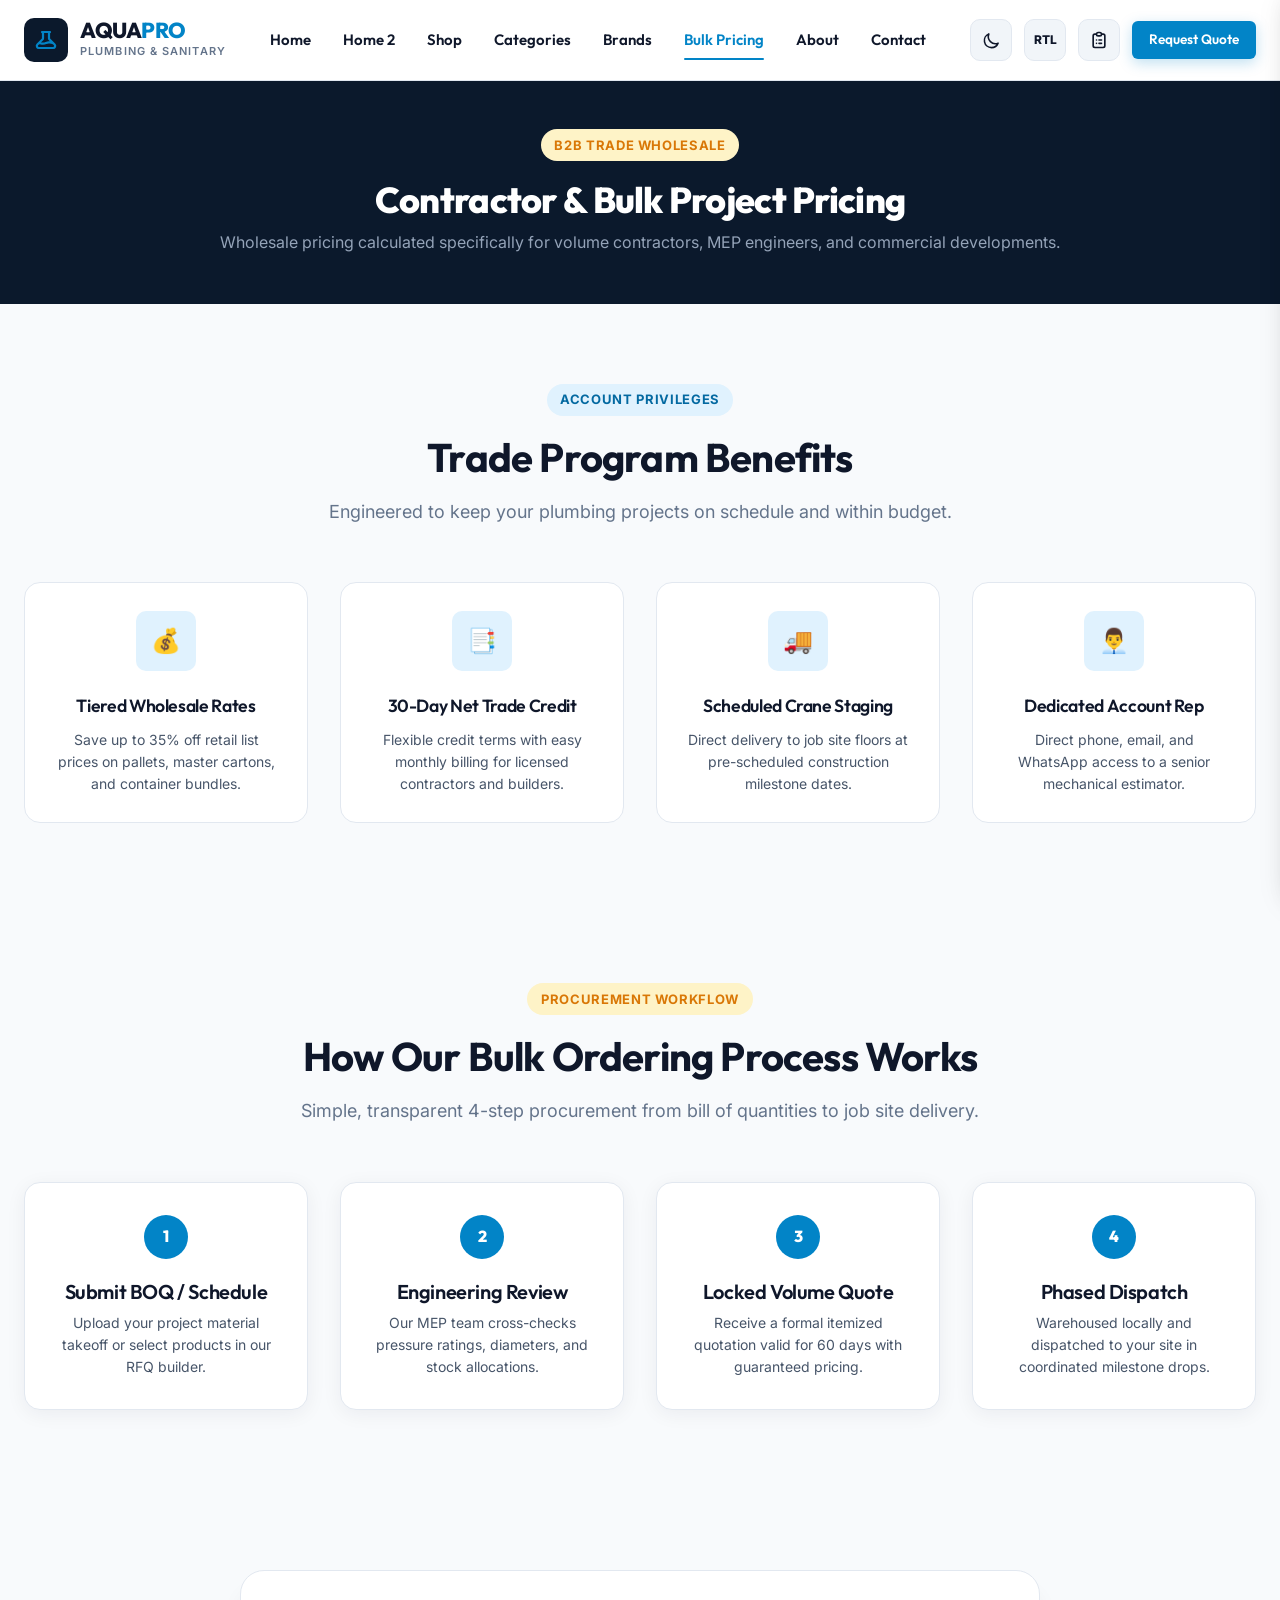
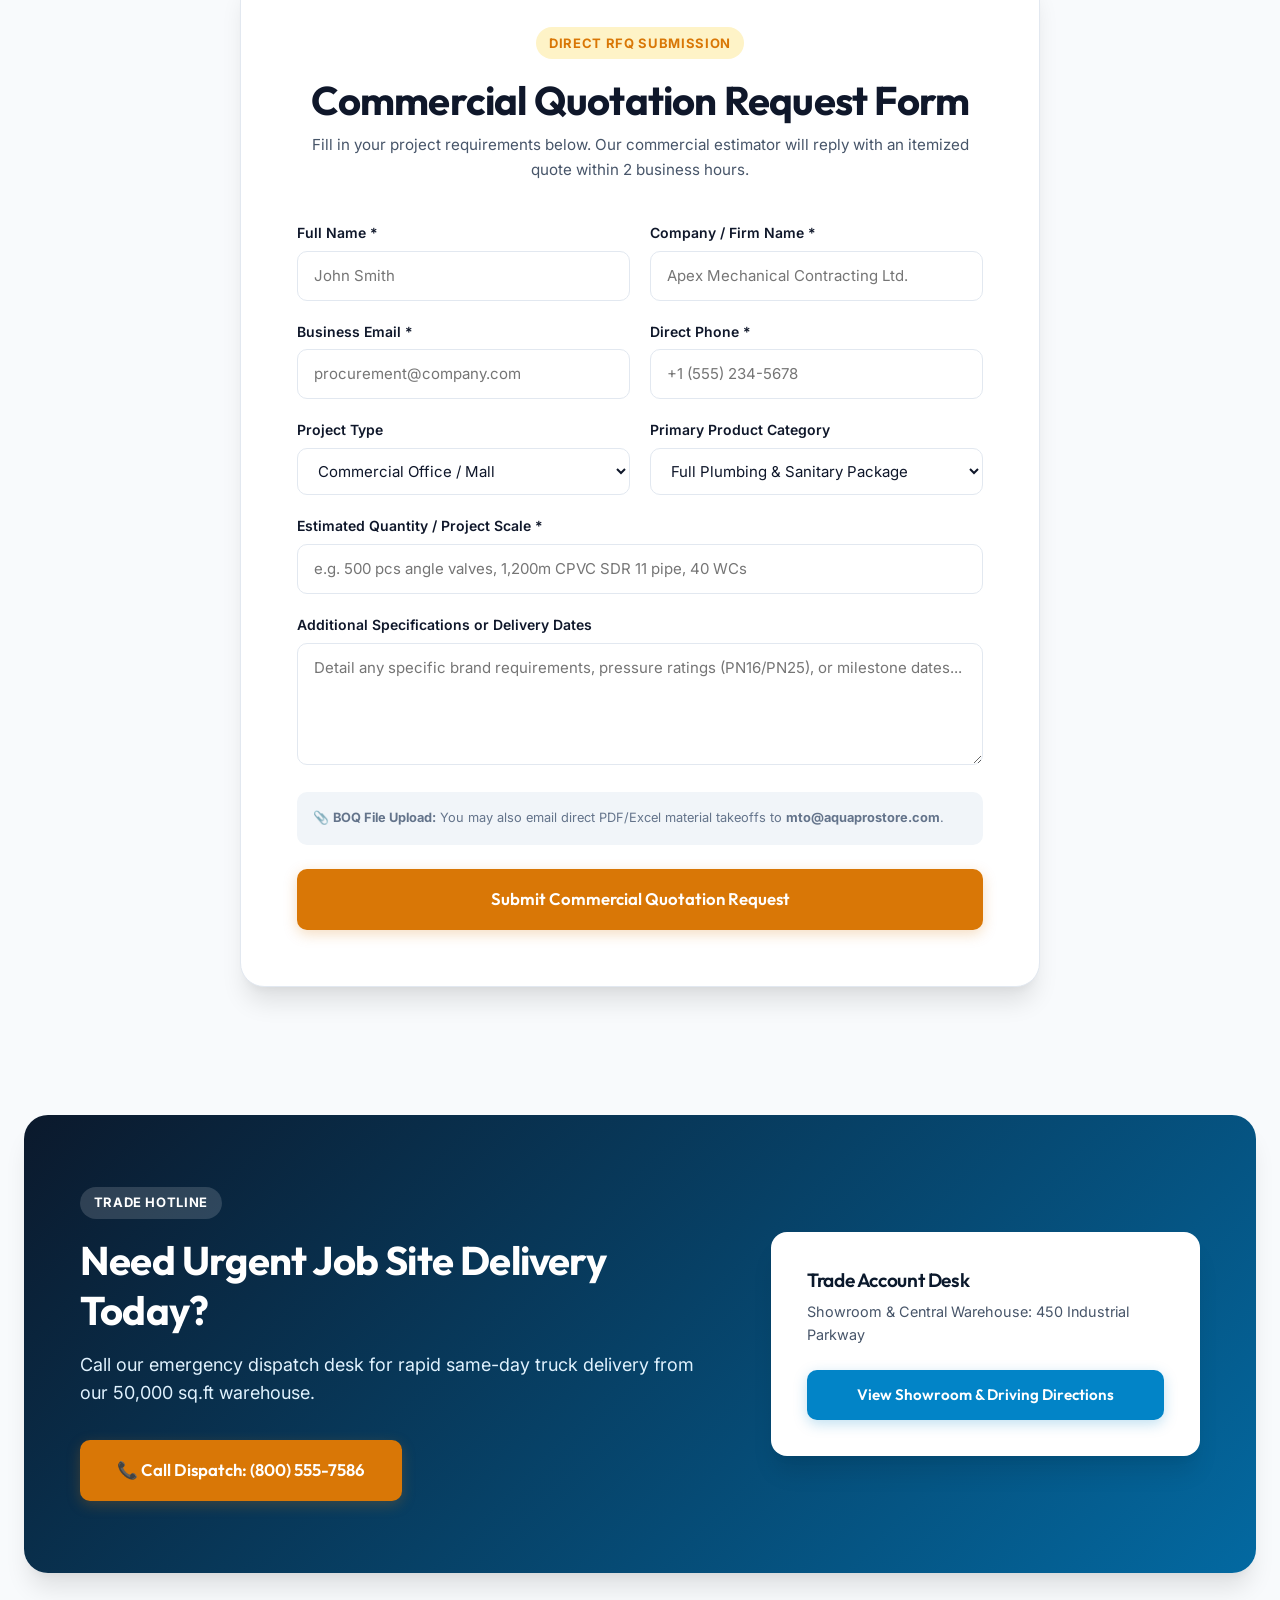
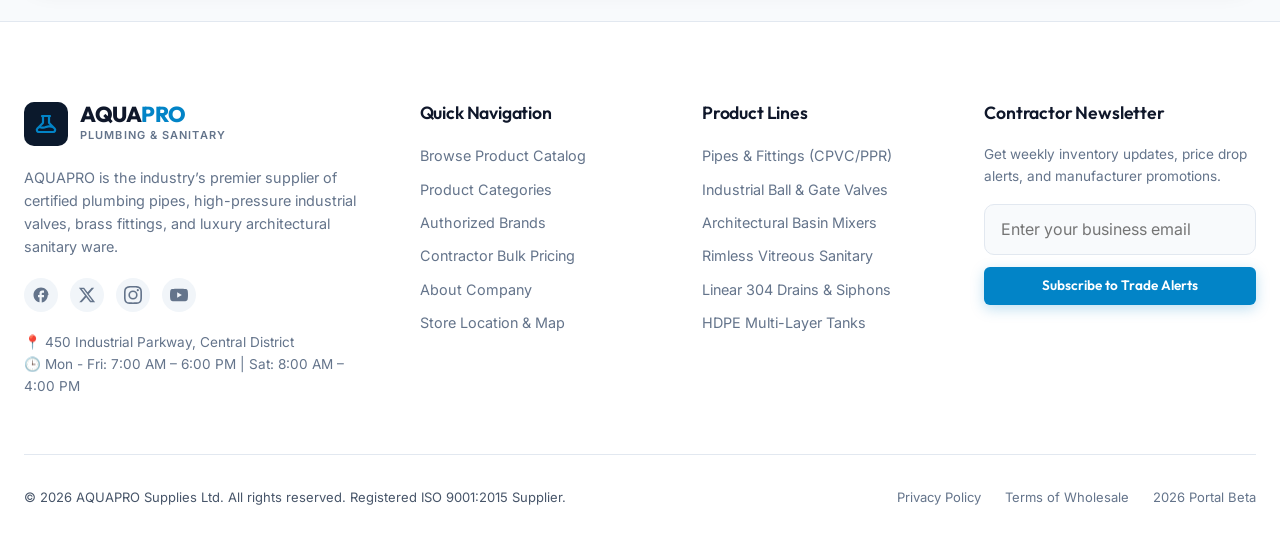
<file: bulk-pricing.html>
<!DOCTYPE html>
<html lang="en" data-theme="light" dir="ltr">
<head>
  <meta charset="UTF-8">
  <meta name="viewport" content="width=device-width, initial-scale=1.0">
  <title>Contractor Bulk Pricing &amp; BOQ Wholesale Quotes | AQUAPRO</title>
  <meta name="description" content="Commercial contractor pricing program. Request wholesale quotations based on volume, project schedule, or BOQ upload. Tiered discounts up to 35% with 30-day net credit.">
  <meta name="keywords" content="contractor pricing, plumbing bulk quote, BOQ estimation, wholesale plumbing supply, trade credit account">
  <link rel="canonical" href="https://www.aquaprostore.com/bulk-pricing.html">

  <link rel="stylesheet" href="assets/css/style.css">
  <link rel="stylesheet" href="assets/css/dark-mode.css">
  <link rel="stylesheet" href="assets/css/rtl.css">
  <link rel="icon" type="image/svg+xml" href="assets/images/favicon.svg">
</head>
<body>
<!-- Header -->
  <header class="site-header" id="siteHeader">
    <div class="container">
      <div class="header-inner">
        <a href="index.html" class="brand-logo" aria-label="AQUAPRO Homepage">
          <div class="logo-icon">
            <svg width="24" height="24" fill="none" viewBox="0 0 24 24" stroke="currentColor">
              <path stroke-linecap="round" stroke-linejoin="round" stroke-width="2.2" d="M19.428 15.428a2 2 0 00-1.022-.547l-2.387-.477a6 6 0 00-3.86.517l-.318.158a6 6 0 01-3.86.517L6.05 15.21a2 2 0 00-1.806.547M8 4h8l-1 1v5.172a2 2 0 00.586 1.414l5 5c1.26 1.26.367 3.414-1.415 3.414H4.828c-1.782 0-2.674-2.154-1.414-3.414l5-5A2 2 0 009 10.172V5L8 4z" />
            </svg>
          </div>
          <div class="logo-text">
            <span class="logo-name">AQUA<span>PRO</span></span>
            <span class="logo-tagline">Plumbing &amp; Sanitary</span>
          </div>
        </a>

        <nav class="main-nav" aria-label="Main Navigation">
          <a href="index.html" class="nav-link">Home</a>
          <a href="index-2.html" class="nav-link">Home 2</a>
          <a href="shop.html" class="nav-link">Shop</a>
          <a href="categories.html" class="nav-link">Categories</a>
          <a href="brands.html" class="nav-link">Brands</a>
          <a href="bulk-pricing.html" class="nav-link active">Bulk Pricing</a>
          <a href="about.html" class="nav-link">About</a>
          <a href="contact.html" class="nav-link">Contact</a>
        </nav>

        <div class="header-actions">
          <button class="action-btn theme-toggle-btn" aria-label="Toggle Theme">
            <svg width="19" height="19" fill="none" viewBox="0 0 24 24" stroke="currentColor">
              <path stroke-linecap="round" stroke-linejoin="round" stroke-width="2" d="M20.354 15.354A9 9 0 018.646 3.646 9.003 9.003 0 0012 21a9.003 9.003 0 008.354-5.646z" />
            </svg>
          </button>
          <button class="action-btn rtl-toggle-btn" aria-label="Toggle RTL">
            <span style="font-size: 0.75rem; font-weight: 800;">RTL</span>
          </button>
          <button class="action-btn rfq-cart-trigger" aria-label="RFQ Quote Tray">
            <svg width="20" height="20" fill="none" viewBox="0 0 24 24" stroke="currentColor">
              <path stroke-linecap="round" stroke-linejoin="round" stroke-width="2" d="M9 5H7a2 2 0 00-2 2v12a2 2 0 002 2h10a2 2 0 002-2V7a2 2 0 00-2-2h-2M9 5a2 2 0 002 2h2a2 2 0 002-2M9 5a2 2 0 012-2h2a2 2 0 012 2m-3 7h3m-3 4h3m-6-4h.01M9 16h.01" />
            </svg>
            <span class="cart-badge" style="display: none;">0</span>
          </button>
          <a href="bulk-pricing.html" class="btn btn-primary btn-sm">Request Quote</a>
          <button class="action-btn hamburger-btn" aria-label="Open Navigation Menu">
            <svg width="22" height="22" fill="none" viewBox="0 0 24 24" stroke="currentColor">
              <path stroke-linecap="round" stroke-linejoin="round" stroke-width="2" d="M4 6h16M4 12h16M4 18h16" />
            </svg>
          </button>
        </div>
      </div>
    </div>
  </header>

  <!-- Mobile Drawer -->
  <aside class="mobile-nav-drawer" id="mobileNavDrawer">
    <div class="drawer-header">
      <a href="index.html" class="brand-logo" aria-label="AQUAPRO Homepage">
        <div class="logo-icon">
          <svg width="24" height="24" fill="none" viewBox="0 0 24 24" stroke="currentColor">
            <path stroke-linecap="round" stroke-linejoin="round" stroke-width="2.2" d="M19.428 15.428a2 2 0 00-1.022-.547l-2.387-.477a6 6 0 00-3.86.517l-.318.158a6 6 0 01-3.86.517L6.05 15.21a2 2 0 00-1.806.547M8 4h8l-1 1v5.172a2 2 0 00.586 1.414l5 5c1.26 1.26.367 3.414-1.415 3.414H4.828c-1.782 0-2.674-2.154-1.414-3.414l5-5A2 2 0 009 10.172V5L8 4z" />
          </svg>
        </div>
        <div class="logo-text">
          <span class="logo-name">AQUA<span>PRO</span></span>
        </div>
      </a>
      <button class="drawer-close-btn">✕</button>
    </div>
        <div class="mobile-nav-links">
      <a href="index.html" class="nav-link">Home</a>
      <a href="index-2.html" class="nav-link">Home 2</a>
      <a href="shop.html" class="nav-link">Shop</a>
      <a href="categories.html" class="nav-link">Categories</a>
      <a href="brands.html" class="nav-link">Brands</a>
      <a href="bulk-pricing.html" class="nav-link active">Bulk Pricing</a>
      <a href="about.html" class="nav-link">About</a>
      <a href="contact.html" class="nav-link">Contact</a>
    </div>
    <div class="mobile-drawer-footer">
      <a href="bulk-pricing.html" class="btn btn-primary" style="width: 100%; justify-content: center; display: flex; align-items: center;">Request Quote</a>
      <div class="mobile-drawer-actions" style="display: flex; justify-content: center; gap: 1rem; margin-top: 0.5rem;">
        <button class="action-btn theme-toggle-btn" aria-label="Toggle Theme" title="Toggle Light/Dark Theme">
          <svg width="19" height="19" fill="none" viewBox="0 0 24 24" stroke="currentColor">
            <path stroke-linecap="round" stroke-linejoin="round" stroke-width="2" d="M20.354 15.354A9 9 0 018.646 3.646 9.003 9.003 0 0012 21a9.003 9.003 0 008.354-5.646z" />
          </svg>
        </button>
        <button class="action-btn rtl-toggle-btn" aria-label="Toggle RTL" title="Toggle RTL">
          <span style="font-size: 0.75rem; font-weight: 800;">RTL</span>
        </button>
        <button class="action-btn rfq-cart-trigger" aria-label="View RFQ Quote Tray" title="RFQ Quote Cart">
          <svg width="20" height="20" fill="none" viewBox="0 0 24 24" stroke="currentColor">
            <path stroke-linecap="round" stroke-linejoin="round" stroke-width="2" d="M9 5H7a2 2 0 00-2 2v12a2 2 0 002 2h10a2 2 0 002-2V7a2 2 0 00-2-2h-2M9 5a2 2 0 002 2h2a2 2 0 002-2M9 5a2 2 0 012-2h2a2 2 0 012 2m-3 7h3m-3 4h3m-6-4h.01M9 16h.01" />
          </svg>
          <span class="cart-badge" style="display: none;">0</span>
        </button>
      </div>
    </div>
  </aside>
  <div class="drawer-backdrop" id="drawerBackdrop"></div>

  <!-- MAIN CONTENT: BULK PRICING - EXACTLY 5 SECTIONS -->
  <main id="mainContent">

    <!-- =========================================================================
         SECTION 1: Hero
         ========================================================================= -->
    <section class="section-sm" style="background: var(--color-primary); color: #ffffff;" id="bulk-hero">
      <div class="container">
        <div style="display: flex; flex-direction: column; align-items: center; justify-content: center; text-align: center; gap: 1rem;">
          <div>
            <span class="section-tag gold">B2B Trade Wholesale</span>
            <h1 style="color: #ffffff; font-size: 2.25rem; margin-bottom: 0.5rem;">Contractor &amp; Bulk Project Pricing</h1>
            <p style="color: #94a3b8; font-size: 1rem; margin: 0;">
              Wholesale pricing calculated specifically for volume contractors, MEP engineers, and commercial developments.
            </p>
          </div>
        </div>
      </div>
    </section>

    <!-- =========================================================================
         SECTION 2: Contractor Benefits
         ========================================================================= -->
    <section class="section" id="bulk-benefits">
      <div class="container">
        <div class="section-header text-center">
          <span class="section-tag">Account Privileges</span>
          <h2 class="section-title">Trade Program Benefits</h2>
          <p class="section-subtitle">Engineered to keep your plumbing projects on schedule and within budget.</p>
        </div>

        <div class="grid grid-4">
          <div class="feature-box" style="padding: 1.75rem;">
            <div class="feature-icon-circle">💰</div>
            <h4 style="font-size: 1.1rem;">Tiered Wholesale Rates</h4>
            <p style="font-size: 0.875rem;">Save up to 35% off retail list prices on pallets, master cartons, and container bundles.</p>
          </div>

          <div class="feature-box" style="padding: 1.75rem;">
            <div class="feature-icon-circle">📑</div>
            <h4 style="font-size: 1.1rem;">30-Day Net Trade Credit</h4>
            <p style="font-size: 0.875rem;">Flexible credit terms with easy monthly billing for licensed contractors and builders.</p>
          </div>

          <div class="feature-box" style="padding: 1.75rem;">
            <div class="feature-icon-circle">🚚</div>
            <h4 style="font-size: 1.1rem;">Scheduled Crane Staging</h4>
            <p style="font-size: 0.875rem;">Direct delivery to job site floors at pre-scheduled construction milestone dates.</p>
          </div>

          <div class="feature-box" style="padding: 1.75rem;">
            <div class="feature-icon-circle">👨‍💼</div>
            <h4 style="font-size: 1.1rem;">Dedicated Account Rep</h4>
            <p style="font-size: 0.875rem;">Direct phone, email, and WhatsApp access to a senior mechanical estimator.</p>
          </div>
        </div>
      </div>
    </section>

    <!-- =========================================================================
         SECTION 3: Bulk Ordering Process
         ========================================================================= -->
    <section class="section" style="background: var(--bg-surface-alt);" id="bulk-process">
      <div class="container">
        <div class="section-header text-center">
          <span class="section-tag gold">Procurement Workflow</span>
          <h2 class="section-title">How Our Bulk Ordering Process Works</h2>
          <p class="section-subtitle">Simple, transparent 4-step procurement from bill of quantities to job site delivery.</p>
        </div>

        <div class="grid grid-4">
          <div class="feature-box" style="padding: 2rem; box-shadow: var(--shadow-card);">
            <div style="width: 44px; height: 44px; border-radius: 50%; background: var(--color-accent); color: #ffffff; display: flex; align-items: center; justify-content: center; margin: 0 auto 1.25rem; font-weight: 800; font-family: var(--font-heading);">1</div>
            <h4 style="margin-bottom: 0.5rem;">Submit BOQ / Schedule</h4>
            <p style="font-size: 0.875rem; color: var(--text-secondary);">Upload your project material takeoff or select products in our RFQ builder.</p>
          </div>

          <div class="feature-box" style="padding: 2rem; box-shadow: var(--shadow-card);">
            <div style="width: 44px; height: 44px; border-radius: 50%; background: var(--color-accent); color: #ffffff; display: flex; align-items: center; justify-content: center; margin: 0 auto 1.25rem; font-weight: 800; font-family: var(--font-heading);">2</div>
            <h4 style="margin-bottom: 0.5rem;">Engineering Review</h4>
            <p style="font-size: 0.875rem; color: var(--text-secondary);">Our MEP team cross-checks pressure ratings, diameters, and stock allocations.</p>
          </div>

          <div class="feature-box" style="padding: 2rem; box-shadow: var(--shadow-card);">
            <div style="width: 44px; height: 44px; border-radius: 50%; background: var(--color-accent); color: #ffffff; display: flex; align-items: center; justify-content: center; margin: 0 auto 1.25rem; font-weight: 800; font-family: var(--font-heading);">3</div>
            <h4 style="margin-bottom: 0.5rem;">Locked Volume Quote</h4>
            <p style="font-size: 0.875rem; color: var(--text-secondary);">Receive a formal itemized quotation valid for 60 days with guaranteed pricing.</p>
          </div>

          <div class="feature-box" style="padding: 2rem; box-shadow: var(--shadow-card);">
            <div style="width: 44px; height: 44px; border-radius: 50%; background: var(--color-accent); color: #ffffff; display: flex; align-items: center; justify-content: center; margin: 0 auto 1.25rem; font-weight: 800; font-family: var(--font-heading);">4</div>
            <h4 style="margin-bottom: 0.5rem;">Phased Dispatch</h4>
            <p style="font-size: 0.875rem; color: var(--text-secondary);">Warehoused locally and dispatched to your site in coordinated milestone drops.</p>
          </div>
        </div>
      </div>
    </section>

    <!-- =========================================================================
         SECTION 4: Pricing / Quote Enquiry Form
         ========================================================================= -->
    <section class="section" id="bulk-enquiry-form-section">
      <div class="container">
        <div style="max-width: 800px; margin: 0 auto; background: var(--bg-surface); border: 1px solid var(--border-color); border-radius: var(--radius-xl); padding: clamp(1.5rem, 5vw, 3.5rem); box-shadow: var(--shadow-xl);">
          <div style="text-align: center; margin-bottom: 2.5rem;">
            <span class="section-tag gold">Direct RFQ Submission</span>
            <h2 style="margin-bottom: 0.5rem;">Commercial Quotation Request Form</h2>
            <p style="color: var(--text-secondary); font-size: 0.95rem;">
              Fill in your project requirements below. Our commercial estimator will reply with an itemized quote within 2 business hours.
            </p>
          </div>

          <form data-validate="true">
            <div class="grid grid-2" style="gap: 1.25rem;">
              <div class="form-group">
                <label class="form-label" for="contractorName">Full Name *</label>
                <input type="text" id="contractorName" class="form-control" placeholder="John Smith" required>
              </div>

              <div class="form-group">
                <label class="form-label" for="companyName">Company / Firm Name *</label>
                <input type="text" id="companyName" class="form-control" placeholder="Apex Mechanical Contracting Ltd." required>
              </div>
            </div>

            <div class="grid grid-2" style="gap: 1.25rem;">
              <div class="form-group">
                <label class="form-label" for="contractorEmail">Business Email *</label>
                <input type="email" id="contractorEmail" class="form-control" placeholder="procurement@company.com" required>
              </div>

              <div class="form-group">
                <label class="form-label" for="contractorPhone">Direct Phone *</label>
                <input type="tel" id="contractorPhone" class="form-control" placeholder="+1 (555) 234-5678" required>
              </div>
            </div>

            <div class="grid grid-2" style="gap: 1.25rem;">
              <div class="form-group">
                <label class="form-label" for="projectType">Project Type</label>
                <select id="projectType" class="form-control">
                  <option value="commercial">Commercial Office / Mall</option>
                  <option value="residential">Residential Multi-Unit / Villa</option>
                  <option value="hospitality">Hotel / Resort Complex</option>
                  <option value="healthcare">Hospital / Healthcare Clinic</option>
                  <option value="industrial">Industrial Plant / Infrastructure</option>
                </select>
              </div>

              <div class="form-group">
                <label class="form-label" for="primaryCategory">Primary Product Category</label>
                <select id="primaryCategory" class="form-control">
                  <option value="all">Full Plumbing &amp; Sanitary Package</option>
                  <option value="pipes">Piping &amp; Fittings (CPVC/PPR)</option>
                  <option value="valves">Valves, PRVs &amp; Manifolds</option>
                  <option value="sanitary">Sanitary Ware &amp; Faucets</option>
                  <option value="drainage">Drainage &amp; Sump Siphons</option>
                </select>
              </div>
            </div>

            <div class="form-group">
              <label class="form-label" for="estimatedVolume">Estimated Quantity / Project Scale *</label>
              <input type="text" id="estimatedVolume" class="form-control" placeholder="e.g. 500 pcs angle valves, 1,200m CPVC SDR 11 pipe, 40 WCs" required>
            </div>

            <div class="form-group">
              <label class="form-label" for="projectMessage">Additional Specifications or Delivery Dates</label>
              <textarea id="projectMessage" class="form-control" rows="4" placeholder="Detail any specific brand requirements, pressure ratings (PN16/PN25), or milestone dates..."></textarea>
            </div>

            <div style="background: var(--bg-surface-subtle); padding: 1rem; border-radius: var(--radius-md); font-size: 0.8rem; color: var(--text-muted); margin-bottom: 1.5rem;">
              📎 <strong>BOQ File Upload:</strong> You may also email direct PDF/Excel material takeoffs to <strong>mto@aquaprostore.com</strong>.
            </div>

            <button type="submit" class="btn btn-gold btn-lg" style="width: 100%; white-space: nowrap; font-size: clamp(0.85rem, 3.5vw, 1.05rem); padding: 1rem 0.75rem;">
              Submit Commercial Quotation Request
            </button>
          </form>
        </div>
      </div>
    </section>

    <!-- =========================================================================
         SECTION 5: Final CTA
         ========================================================================= -->
    <section class="section-sm" style="background: var(--bg-surface-alt);" id="bulk-final-cta">
      <div class="container">
        <div class="cta-section-box">
          <div>
            <span class="section-tag" style="background: rgba(255,255,255,0.15); color: #ffffff;">Trade Hotline</span>
            <h2>Need Urgent Job Site Delivery Today?</h2>
            <p>Call our emergency dispatch desk for rapid same-day truck delivery from our 50,000 sq.ft warehouse.</p>
            <a href="tel:+18005557586" class="btn btn-gold btn-lg">📞 Call Dispatch: (800) 555-7586</a>
          </div>
          <div class="cta-card-white">
            <h4>Trade Account Desk</h4>
            <p>Showroom &amp; Central Warehouse: 450 Industrial Parkway</p>
            <a href="contact.html" class="btn btn-primary" style="width: 100%;">View Showroom &amp; Driving Directions</a>
          </div>
        </div>
      </div>
    </section>

  </main>

  <!-- Global Footer -->
  <footer class="site-footer">
    <div class="container">
      <div class="footer-grid">
        <!-- Col 1 -->
        <div class="footer-col">
          <a href="index.html" class="brand-logo" style="margin-bottom: 1.25rem;">
            <div class="logo-icon">
              <svg width="24" height="24" fill="none" viewBox="0 0 24 24" stroke="currentColor">
                <path stroke-linecap="round" stroke-linejoin="round" stroke-width="2.2" d="M19.428 15.428a2 2 0 00-1.022-.547l-2.387-.477a6 6 0 00-3.86.517l-.318.158a6 6 0 01-3.86.517L6.05 15.21a2 2 0 00-1.806.547M8 4h8l-1 1v5.172a2 2 0 00.586 1.414l5 5c1.26 1.26.367 3.414-1.415 3.414H4.828c-1.782 0-2.674-2.154-1.414-3.414l5-5A2 2 0 009 10.172V5L8 4z" />
              </svg>
            </div>
            <div class="logo-text">
              <span class="logo-name">AQUA<span>PRO</span></span>
              <span class="logo-tagline">Plumbing &amp; Sanitary</span>
            </div>
          </a>
          <p style="color: #94a3b8; font-size: 0.9rem; line-height: 1.6;">
            AQUAPRO is the industry’s premier supplier of certified plumbing pipes, high-pressure industrial valves, brass fittings, and luxury architectural sanitary ware.
          </p>
          <div class="footer-socials">
            <a href="#" class="social-icon" aria-label="Facebook">
              <svg width="18" height="18" fill="currentColor" viewBox="0 0 24 24">
                <path d="M22 12c0-5.52-4.48-10-10-10S2 6.48 2 12c0 4.84 3.44 8.87 8 9.8V15H8v-3h2V9.5C10 7.57 11.57 6 13.5 6H16v3h-2c-.55 0-1 .45-1 1v2h3v3h-3v6.95c4.56-.93 8-4.96 8-9.75z"/>
              </svg>
            </a>
            <a href="#" class="social-icon" aria-label="X (formerly Twitter)">
              <svg width="18" height="18" fill="currentColor" viewBox="0 0 24 24">
                <path d="M18.244 2.25h3.308l-7.227 8.26 8.502 11.24H16.17l-5.214-6.817L4.99 21.75H1.68l7.73-8.835L1.254 2.25H8.08l4.713 6.231zm-1.161 17.52h1.833L7.084 4.126H5.117z"/>
              </svg>
            </a>
            <a href="#" class="social-icon" aria-label="Instagram">
              <svg width="18" height="18" fill="currentColor" viewBox="0 0 24 24">
                <path d="M12 2.163c3.204 0 3.584.012 4.85.07 3.252.148 4.771 1.691 4.919 4.919.058 1.265.069 1.645.069 4.849 0 3.205-.012 3.584-.069 4.849-.149 3.225-1.664 4.771-4.919 4.919-1.266.058-1.644.07-4.85.07-3.204 0-3.584-.012-4.849-.07-3.26-.149-4.771-1.699-4.919-4.92-.058-1.265-.07-1.644-.07-4.849 0-3.204.013-3.583.07-4.849.149-3.227 1.664-4.771 4.919-4.919 1.266-.057 1.645-.069 4.849-.069zM12 0C8.741 0 8.333.014 7.053.072 2.695.272.273 2.69.073 7.051.014 8.333 0 8.741 0 12c0 3.259.014 3.668.072 4.948.2 4.358 2.618 6.78 6.98 6.98 1.281.058 1.689.072 4.948.072 3.259 0 3.668-.014 4.948-.072 4.354-.2 6.782-2.618 6.979-6.98.059-1.28.073-1.689.073-4.948 0-3.259-.014-3.667-.072-4.947-.196-4.354-2.617-6.78-6.979-6.98C15.668.014 15.259 0 12 0zm0 5.838a6.162 6.162 0 100 12.324 6.162 6.162 0 000-12.324zM12 16a4 4 0 110-8 4 4 0 010 8zm6.406-11.845a1.44 1.44 0 100 2.881 1.44 1.44 0 000-2.881z"/>
              </svg>
            </a>
            <a href="#" class="social-icon" aria-label="YouTube">
              <svg width="18" height="18" fill="currentColor" viewBox="0 0 24 24">
                <path d="M23.498 6.163a3.003 3.003 0 00-2.11-2.11C19.517 3.545 12 3.545 12 3.545s-7.517 0-9.388.508a3.003 3.003 0 00-2.11 2.11C0 8.033 0 12 0 12s0 3.967.502 5.837a3.003 3.003 0 002.11 2.11c1.871.508 9.388.508 9.388.508s7.517 0 9.388-.508a3.002 3.002 0 002.11-2.11C24 15.967 24 12 24 12s0-3.967-.502-5.837zM9.545 15.568V8.432L15.818 12l-6.273 3.568z"/>
              </svg>
            </a>
          </div>
          <div style="margin-top: 1.25rem; font-size: 0.85rem; color: #cbd5e1;">
            📍 450 Industrial Parkway, Central District<br>
            🕒 Mon - Fri: 7:00 AM – 6:00 PM | Sat: 8:00 AM – 4:00 PM
          </div>
        </div>

        <!-- Col 2 -->
        <div class="footer-col">
          <h5>Quick Navigation</h5>
          <div class="footer-links">
            <a href="shop.html">Browse Product Catalog</a>
            <a href="categories.html">Product Categories</a>
            <a href="brands.html">Authorized Brands</a>
            <a href="bulk-pricing.html">Contractor Bulk Pricing</a>
            <a href="about.html">About Company</a>
            <a href="contact.html">Store Location &amp; Map</a>
          </div>
        </div>

        <!-- Col 3 -->
        <div class="footer-col">
          <h5>Product Lines</h5>
          <div class="footer-links">
            <a href="shop.html?category=Pipes+%26+Fittings">Pipes &amp; Fittings (CPVC/PPR)</a>
            <a href="shop.html?category=Valves">Industrial Ball &amp; Gate Valves</a>
            <a href="shop.html?category=Taps+%26+Faucets">Architectural Basin Mixers</a>
            <a href="shop.html?category=Sanitary+Ware">Rimless Vitreous Sanitary</a>
            <a href="shop.html?category=Drainage">Linear 304 Drains &amp; Siphons</a>
            <a href="shop.html?category=Water+Storage">HDPE Multi-Layer Tanks</a>
          </div>
        </div>

        <!-- Col 4 -->
        <div class="footer-col">
          <h5>Contractor Newsletter</h5>
          <p style="font-size: 0.85rem; color: #94a3b8;">
            Get weekly inventory updates, price drop alerts, and manufacturer promotions.
          </p>
          <form class="footer-newsletter" data-validate="true">
            <input type="email" placeholder="Enter your business email" required aria-label="Business Email">
            <button type="submit" class="btn btn-primary btn-sm" style="width: 100%;">Subscribe to Trade Alerts</button>
          </form>
        </div>
      </div>

      <div class="footer-bottom">
        <div>
          © 2026 AQUAPRO Supplies Ltd. All rights reserved. Registered ISO 9001:2015 Supplier.
        </div>
        <div style="display: flex; gap: 1.5rem;">
          <a href="about.html" style="color: #94a3b8;">Privacy Policy</a>
          <a href="about.html" style="color: #94a3b8;">Terms of Wholesale</a>
          <a href="coming-soon.html" style="color: #38bdf8;">2026 Portal Beta</a>
        </div>
      </div>
    </div>
  </footer>

  <!-- Quick View & RFQ Cart -->
  <div class="modal-backdrop" id="quickViewModal" role="dialog" aria-modal="true" aria-labelledby="qvTitle">
    <div class="modal-dialog">
      <button class="modal-close-btn">✕</button>
      <div style="display: grid; grid-template-columns: 1fr 1.2fr; gap: 2rem; padding: 2.5rem;">
        <div style="background: var(--bg-surface-subtle); border-radius: var(--radius-md); padding: 1.5rem; display: flex; align-items: center; justify-content: center;">
          <img id="qvImage" src="assets/images/products/prod-angle-valve.jpg" alt="Product Image" style="max-height: 260px;">
        </div>
        <div>
          <h3 id="qvTitle" style="margin-bottom: 0.5rem;">Product Title</h3>
          <div style="font-size: 1.5rem; font-weight: 800; color: var(--text-primary); margin-bottom: 1rem;" id="qvPrice">$18.50</div>
          <button class="btn btn-primary add-to-rfq-btn" id="qvAddRfqBtn" data-product-id="valve-01" style="width: 100%;">+ Add to RFQ</button>
        </div>
      </div>
    </div>
  </div>

  <div class="rfq-drawer" id="rfqDrawer">
    <div class="rfq-header">
      <h4 style="margin: 0;">RFQ Quote Tray (<span id="rfqTotalItems">0</span>)</h4>
      <button class="rfq-close-btn">✕</button>
    </div>
    <div class="rfq-body" id="rfqItemList"></div>
    <div class="rfq-footer">
      <button class="btn btn-primary" id="submitRfqBtn" style="width: 100%;">Submit Items for Bulk Quote</button>
    </div>
  </div>

  <script src="assets/js/main.js"></script>
</body>
</html>
</file>
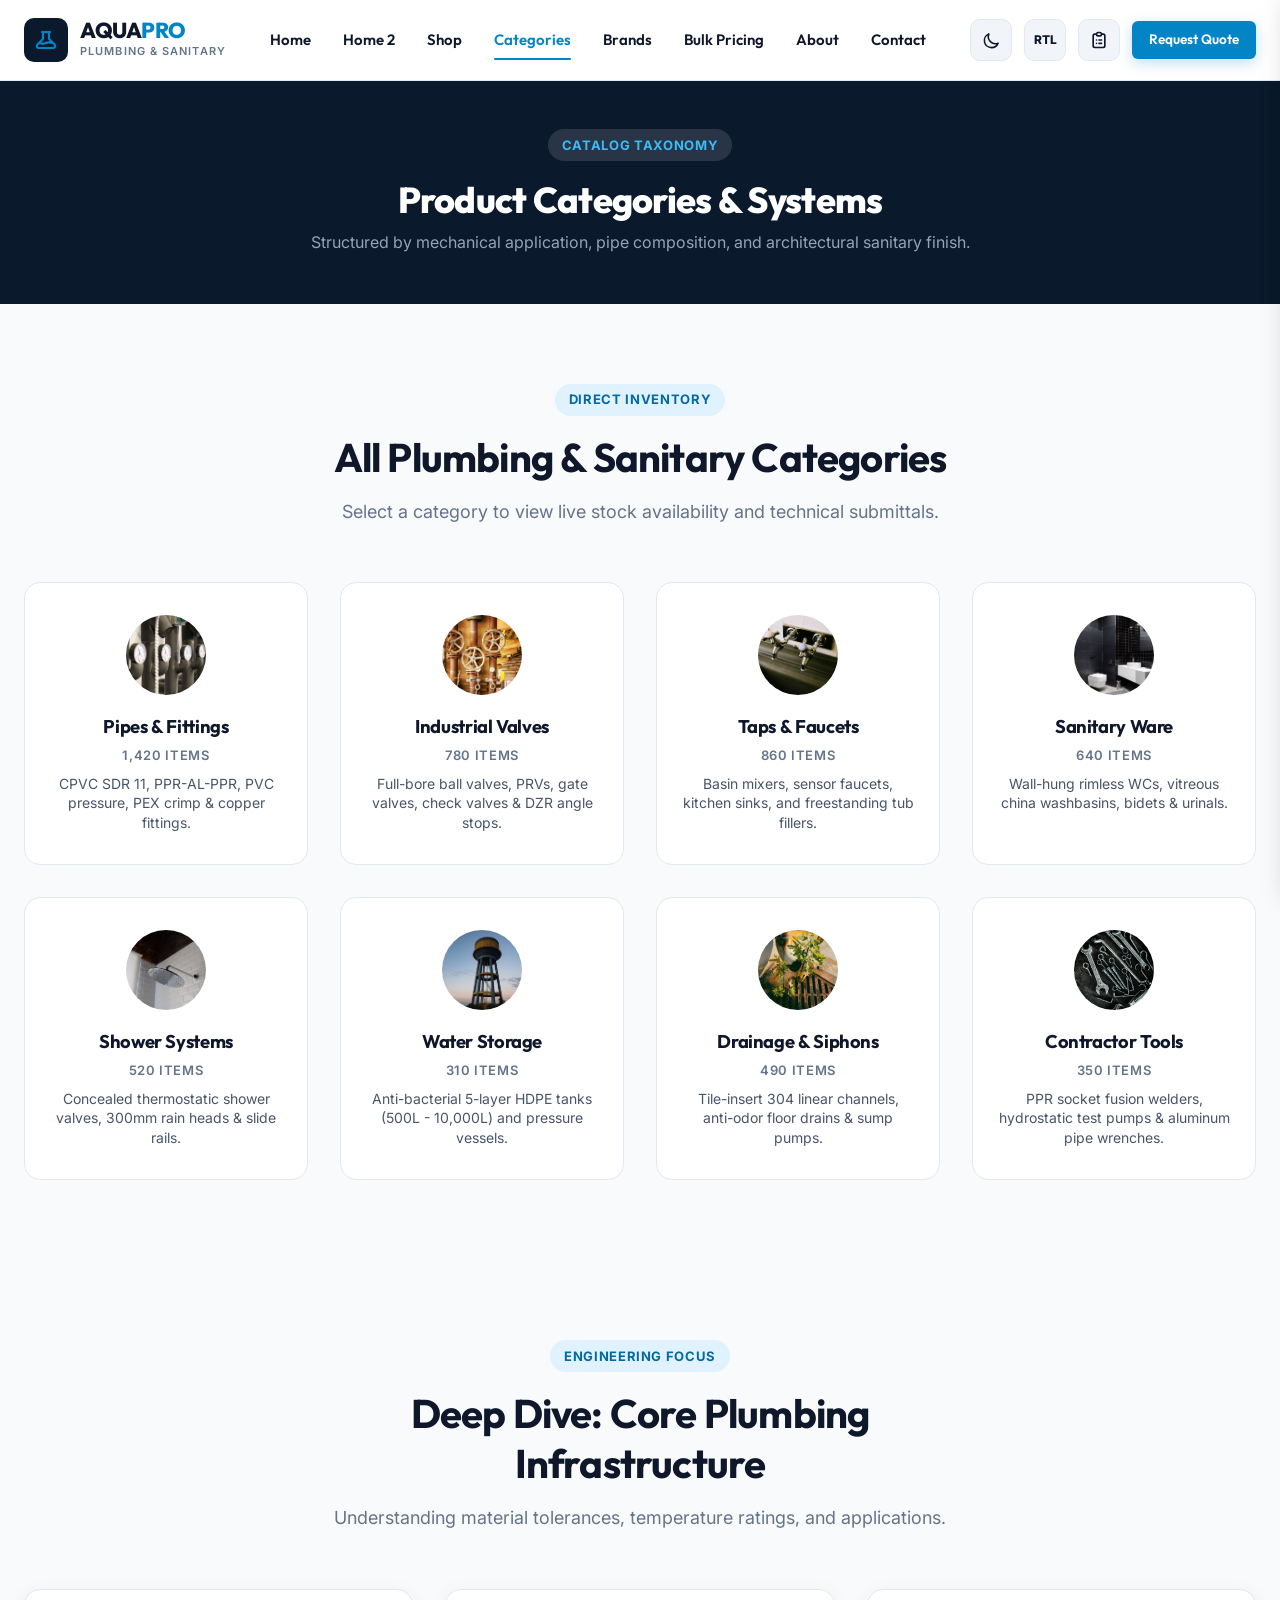
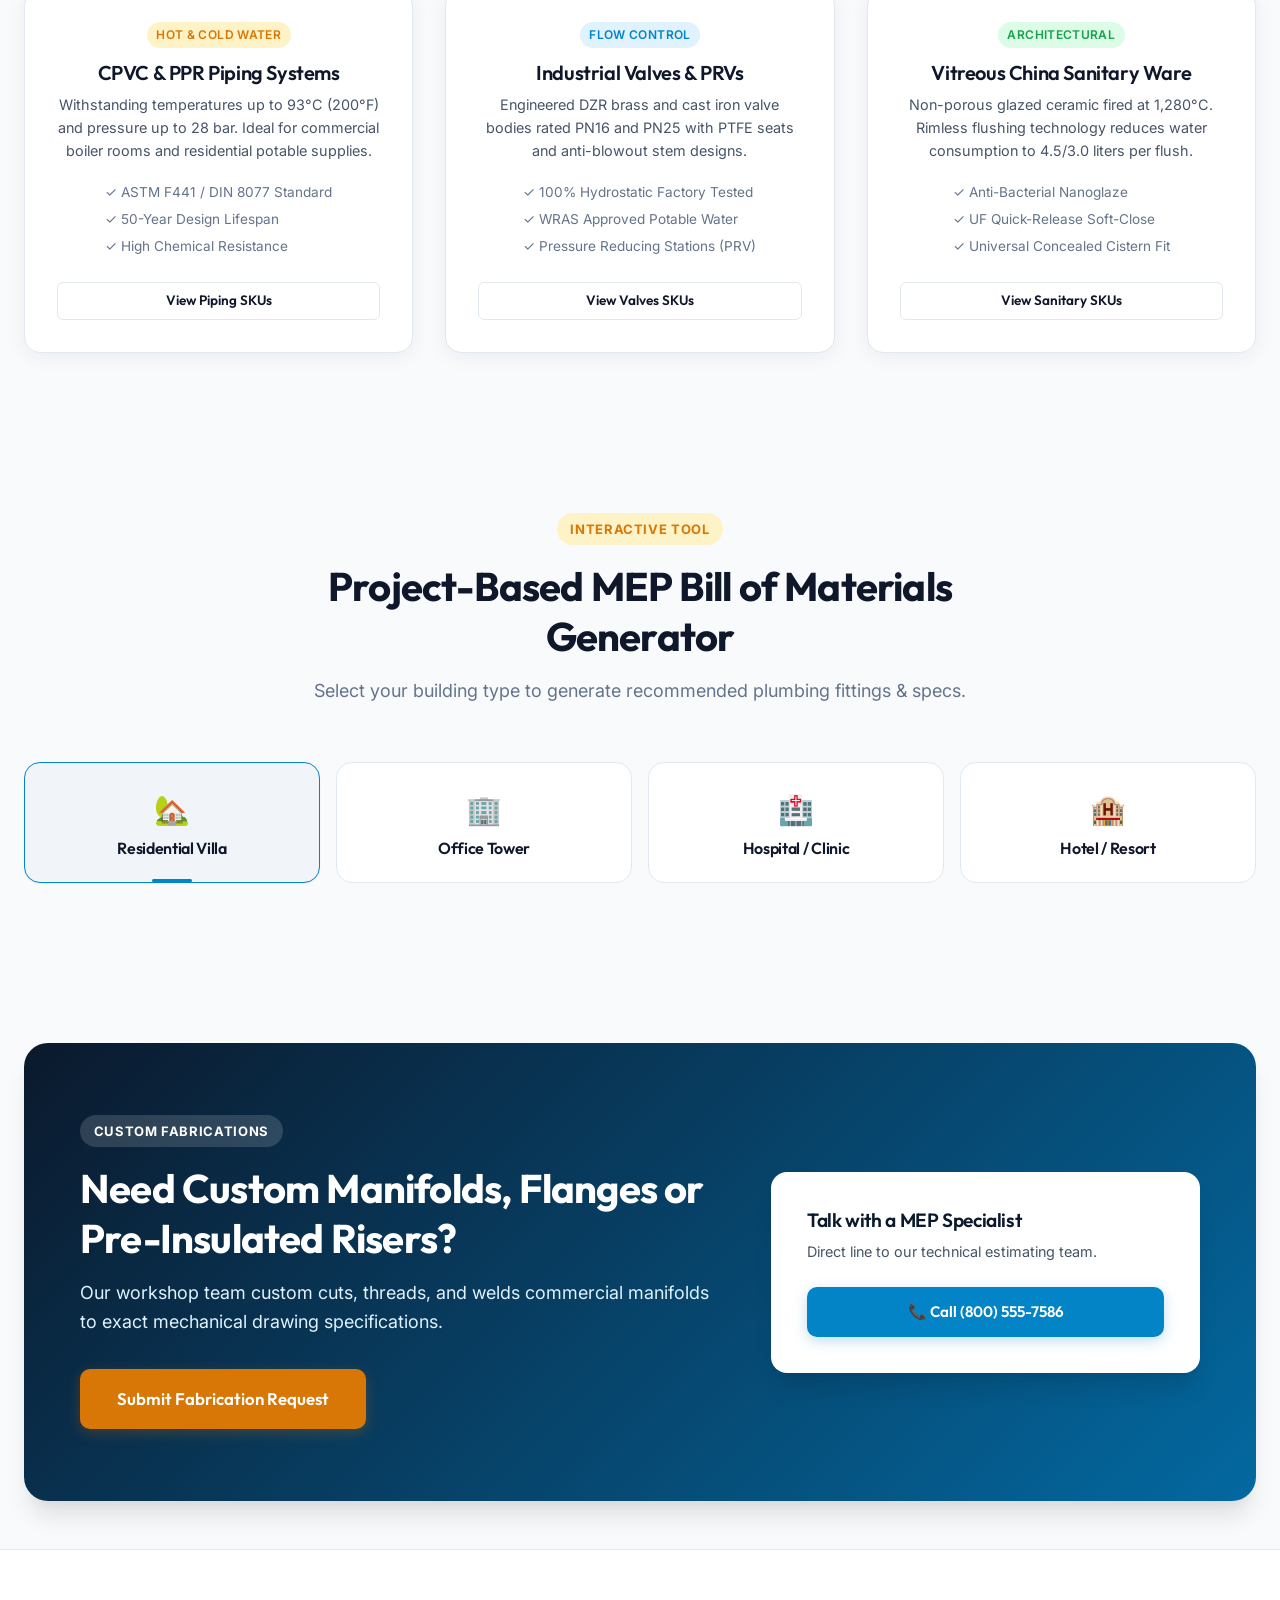
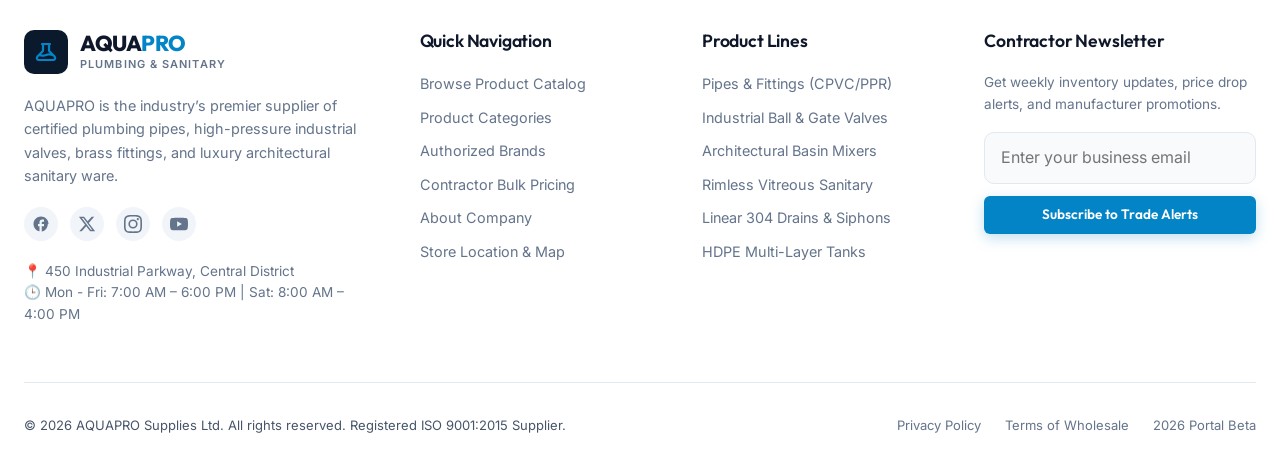
<file: categories.html>
<!DOCTYPE html>
<html lang="en" data-theme="light" dir="ltr">
<head>
  <meta charset="UTF-8">
  <meta name="viewport" content="width=device-width, initial-scale=1.0">
  <title>Plumbing Product Categories &amp; Project Finder | AQUAPRO</title>
  <meta name="description" content="Browse plumbing supplies by category: industrial pipes, valves, luxury faucets, sanitary ware, drainage, and water storage. Use our interactive MEP project finder.">
  <meta name="keywords" content="plumbing categories, pipe fittings categories, sanitary fittings, project product finder, MEP procurement">
  <link rel="canonical" href="https://www.aquaprostore.com/categories.html">

  <link rel="stylesheet" href="assets/css/style.css">
  <link rel="stylesheet" href="assets/css/dark-mode.css">
  <link rel="stylesheet" href="assets/css/rtl.css">
  <link rel="icon" type="image/svg+xml" href="assets/images/favicon.svg">
</head>
<body>
<!-- Header -->
  <header class="site-header" id="siteHeader">
    <div class="container">
      <div class="header-inner">
        <a href="index.html" class="brand-logo" aria-label="AQUAPRO Homepage">
          <div class="logo-icon">
            <svg width="24" height="24" fill="none" viewBox="0 0 24 24" stroke="currentColor">
              <path stroke-linecap="round" stroke-linejoin="round" stroke-width="2.2" d="M19.428 15.428a2 2 0 00-1.022-.547l-2.387-.477a6 6 0 00-3.86.517l-.318.158a6 6 0 01-3.86.517L6.05 15.21a2 2 0 00-1.806.547M8 4h8l-1 1v5.172a2 2 0 00.586 1.414l5 5c1.26 1.26.367 3.414-1.415 3.414H4.828c-1.782 0-2.674-2.154-1.414-3.414l5-5A2 2 0 009 10.172V5L8 4z" />
            </svg>
          </div>
          <div class="logo-text">
            <span class="logo-name">AQUA<span>PRO</span></span>
            <span class="logo-tagline">Plumbing &amp; Sanitary</span>
          </div>
        </a>

        <nav class="main-nav" aria-label="Main Navigation">
          <a href="index.html" class="nav-link">Home</a>
          <a href="index-2.html" class="nav-link">Home 2</a>
          <a href="shop.html" class="nav-link">Shop</a>
          <a href="categories.html" class="nav-link active">Categories</a>
          <a href="brands.html" class="nav-link">Brands</a>
          <a href="bulk-pricing.html" class="nav-link">Bulk Pricing</a>
          <a href="about.html" class="nav-link">About</a>
          <a href="contact.html" class="nav-link">Contact</a>
        </nav>

        <div class="header-actions">
          <button class="action-btn theme-toggle-btn" aria-label="Toggle Theme">
            <svg width="19" height="19" fill="none" viewBox="0 0 24 24" stroke="currentColor">
              <path stroke-linecap="round" stroke-linejoin="round" stroke-width="2" d="M20.354 15.354A9 9 0 018.646 3.646 9.003 9.003 0 0012 21a9.003 9.003 0 008.354-5.646z" />
            </svg>
          </button>
          <button class="action-btn rtl-toggle-btn" aria-label="Toggle RTL">
            <span style="font-size: 0.75rem; font-weight: 800;">RTL</span>
          </button>
          <button class="action-btn rfq-cart-trigger" aria-label="RFQ Quote Tray">
            <svg width="20" height="20" fill="none" viewBox="0 0 24 24" stroke="currentColor">
              <path stroke-linecap="round" stroke-linejoin="round" stroke-width="2" d="M9 5H7a2 2 0 00-2 2v12a2 2 0 002 2h10a2 2 0 002-2V7a2 2 0 00-2-2h-2M9 5a2 2 0 002 2h2a2 2 0 002-2M9 5a2 2 0 012-2h2a2 2 0 012 2m-3 7h3m-3 4h3m-6-4h.01M9 16h.01" />
            </svg>
            <span class="cart-badge" style="display: none;">0</span>
          </button>
          <a href="bulk-pricing.html" class="btn btn-primary btn-sm">Request Quote</a>
          <button class="action-btn hamburger-btn" aria-label="Open Navigation Menu">
            <svg width="22" height="22" fill="none" viewBox="0 0 24 24" stroke="currentColor">
              <path stroke-linecap="round" stroke-linejoin="round" stroke-width="2" d="M4 6h16M4 12h16M4 18h16" />
            </svg>
          </button>
        </div>
      </div>
    </div>
  </header>

  <!-- Mobile Drawer -->
  <aside class="mobile-nav-drawer" id="mobileNavDrawer">
    <div class="drawer-header">
      <a href="index.html" class="brand-logo" aria-label="AQUAPRO Homepage">
        <div class="logo-icon">
          <svg width="24" height="24" fill="none" viewBox="0 0 24 24" stroke="currentColor">
            <path stroke-linecap="round" stroke-linejoin="round" stroke-width="2.2" d="M19.428 15.428a2 2 0 00-1.022-.547l-2.387-.477a6 6 0 00-3.86.517l-.318.158a6 6 0 01-3.86.517L6.05 15.21a2 2 0 00-1.806.547M8 4h8l-1 1v5.172a2 2 0 00.586 1.414l5 5c1.26 1.26.367 3.414-1.415 3.414H4.828c-1.782 0-2.674-2.154-1.414-3.414l5-5A2 2 0 009 10.172V5L8 4z" />
          </svg>
        </div>
        <div class="logo-text">
          <span class="logo-name">AQUA<span>PRO</span></span>
        </div>
      </a>
      <button class="drawer-close-btn">✕</button>
    </div>
        <div class="mobile-nav-links">
      <a href="index.html" class="nav-link">Home</a>
      <a href="index-2.html" class="nav-link">Home 2</a>
      <a href="shop.html" class="nav-link">Shop</a>
      <a href="categories.html" class="nav-link active">Categories</a>
      <a href="brands.html" class="nav-link">Brands</a>
      <a href="bulk-pricing.html" class="nav-link">Bulk Pricing</a>
      <a href="about.html" class="nav-link">About</a>
      <a href="contact.html" class="nav-link">Contact</a>
    </div>
    <div class="mobile-drawer-footer">
      <a href="bulk-pricing.html" class="btn btn-primary" style="width: 100%; justify-content: center; display: flex; align-items: center;">Request Quote</a>
      <div class="mobile-drawer-actions" style="display: flex; justify-content: center; gap: 1rem; margin-top: 0.5rem;">
        <button class="action-btn theme-toggle-btn" aria-label="Toggle Theme" title="Toggle Light/Dark Theme">
          <svg width="19" height="19" fill="none" viewBox="0 0 24 24" stroke="currentColor">
            <path stroke-linecap="round" stroke-linejoin="round" stroke-width="2" d="M20.354 15.354A9 9 0 018.646 3.646 9.003 9.003 0 0012 21a9.003 9.003 0 008.354-5.646z" />
          </svg>
        </button>
        <button class="action-btn rtl-toggle-btn" aria-label="Toggle RTL" title="Toggle RTL">
          <span style="font-size: 0.75rem; font-weight: 800;">RTL</span>
        </button>
        <button class="action-btn rfq-cart-trigger" aria-label="View RFQ Quote Tray" title="RFQ Quote Cart">
          <svg width="20" height="20" fill="none" viewBox="0 0 24 24" stroke="currentColor">
            <path stroke-linecap="round" stroke-linejoin="round" stroke-width="2" d="M9 5H7a2 2 0 00-2 2v12a2 2 0 002 2h10a2 2 0 002-2V7a2 2 0 00-2-2h-2M9 5a2 2 0 002 2h2a2 2 0 002-2M9 5a2 2 0 012-2h2a2 2 0 012 2m-3 7h3m-3 4h3m-6-4h.01M9 16h.01" />
          </svg>
          <span class="cart-badge" style="display: none;">0</span>
        </button>
      </div>
    </div>
  </aside>
  <div class="drawer-backdrop" id="drawerBackdrop"></div>

  <!-- MAIN CONTENT: CATEGORIES - EXACTLY 5 SECTIONS -->
  <main id="mainContent">

    <!-- =========================================================================
         SECTION 1: Page Hero
         ========================================================================= -->
    <section class="section-sm" style="background: var(--color-primary); color: #ffffff;" id="cat-hero">
      <div class="container">
        <div style="display: flex; flex-direction: column; align-items: center; justify-content: center; text-align: center; gap: 1rem;">
          <div>
            <span class="section-tag" style="background: rgba(255,255,255,0.12); color: #38bdf8;">Catalog Taxonomy</span>
            <h1 style="color: #ffffff; font-size: 2.25rem; margin-bottom: 0.5rem;">Product Categories &amp; Systems</h1>
            <p style="color: #94a3b8; font-size: 1rem; margin: 0;">
              Structured by mechanical application, pipe composition, and architectural sanitary finish.
            </p>
          </div>
        </div>
      </div>
    </section>

    <!-- =========================================================================
         SECTION 2: Main Category Grid
         ========================================================================= -->
    <section class="section" id="cat-grid-section">
      <div class="container">
        <div class="section-header text-center">
          <span class="section-tag">Direct Inventory</span>
          <h2 class="section-title">All Plumbing &amp; Sanitary Categories</h2>
          <p class="section-subtitle">Select a category to view live stock availability and technical submittals.</p>
        </div>

        <div class="grid grid-4">
          <a href="shop.html?category=Pipes+%26+Fittings" class="category-card">
            <div class="category-icon-wrap"><img src="assets/images/categories/cat-pipes.jpg" alt="Pipes" width="56" height="56"></div>
            <h3 class="category-title">Pipes &amp; Fittings</h3>
            <span class="category-count">1,420 Items</span>
            <p class="category-desc">CPVC SDR 11, PPR-AL-PPR, PVC pressure, PEX crimp &amp; copper fittings.</p>
          </a>

          <a href="shop.html?category=Valves" class="category-card">
            <div class="category-icon-wrap"><img src="assets/images/categories/cat-valves.jpg" alt="Valves" width="56" height="56"></div>
            <h3 class="category-title">Industrial Valves</h3>
            <span class="category-count">780 Items</span>
            <p class="category-desc">Full-bore ball valves, PRVs, gate valves, check valves &amp; DZR angle stops.</p>
          </a>

          <a href="shop.html?category=Taps+%26+Faucets" class="category-card">
            <div class="category-icon-wrap"><img src="assets/images/categories/cat-faucets.jpg" alt="Faucets" width="56" height="56"></div>
            <h3 class="category-title">Taps &amp; Faucets</h3>
            <span class="category-count">860 Items</span>
            <p class="category-desc">Basin mixers, sensor faucets, kitchen sinks, and freestanding tub fillers.</p>
          </a>

          <a href="shop.html?category=Sanitary+Ware" class="category-card">
            <div class="category-icon-wrap"><img src="assets/images/categories/cat-sanitary.jpg" alt="Sanitary" width="56" height="56"></div>
            <h3 class="category-title">Sanitary Ware</h3>
            <span class="category-count">640 Items</span>
            <p class="category-desc">Wall-hung rimless WCs, vitreous china washbasins, bidets &amp; urinals.</p>
          </a>

          <a href="shop.html?category=Taps+%26+Faucets" class="category-card">
            <div class="category-icon-wrap"><img src="assets/images/categories/cat-showers.jpg" alt="Showers" width="56" height="56"></div>
            <h3 class="category-title">Shower Systems</h3>
            <span class="category-count">520 Items</span>
            <p class="category-desc">Concealed thermostatic shower valves, 300mm rain heads &amp; slide rails.</p>
          </a>

          <a href="shop.html?category=Water+Storage" class="category-card">
            <div class="category-icon-wrap"><img src="assets/images/categories/cat-storage.jpg" alt="Storage" width="56" height="56"></div>
            <h3 class="category-title">Water Storage</h3>
            <span class="category-count">310 Items</span>
            <p class="category-desc">Anti-bacterial 5-layer HDPE tanks (500L - 10,000L) and pressure vessels.</p>
          </a>

          <a href="shop.html?category=Drainage" class="category-card">
            <div class="category-icon-wrap"><img src="assets/images/categories/cat-drainage.jpg" alt="Drainage" width="56" height="56"></div>
            <h3 class="category-title">Drainage &amp; Siphons</h3>
            <span class="category-count">490 Items</span>
            <p class="category-desc">Tile-insert 304 linear channels, anti-odor floor drains &amp; sump pumps.</p>
          </a>

          <a href="shop.html?category=Plumbing+Tools" class="category-card">
            <div class="category-icon-wrap"><img src="assets/images/categories/cat-tools.jpg" alt="Tools" width="56" height="56"></div>
            <h3 class="category-title">Contractor Tools</h3>
            <span class="category-count">350 Items</span>
            <p class="category-desc">PPR socket fusion welders, hydrostatic test pumps &amp; aluminum pipe wrenches.</p>
          </a>
        </div>
      </div>
    </section>

    <!-- =========================================================================
         SECTION 3: Category Highlights
         ========================================================================= -->
    <section class="section" style="background: var(--bg-surface-alt);" id="cat-highlights-section">
      <div class="container">
        <div class="section-header text-center">
          <span class="section-tag">Engineering Focus</span>
          <h2 class="section-title">Deep Dive: Core Plumbing Infrastructure</h2>
          <p class="section-subtitle">Understanding material tolerances, temperature ratings, and applications.</p>
        </div>

        <div class="grid grid-3">
          <div style="background: var(--bg-surface); border: 1px solid var(--border-color); border-radius: var(--radius-lg); padding: 2rem; box-shadow: var(--shadow-card); display: flex; flex-direction: column; align-items: center; text-align: center;">
            <span class="badge badge-amber" style="margin-bottom: 0.75rem;">Hot &amp; Cold Water</span>
            <h3 style="font-size: 1.25rem; margin-bottom: 0.5rem;">CPVC &amp; PPR Piping Systems</h3>
            <p style="color: var(--text-secondary); font-size: 0.9rem; margin-bottom: 1.25rem;">
              Withstanding temperatures up to 93°C (200°F) and pressure up to 28 bar. Ideal for commercial boiler rooms and residential potable supplies.
            </p>
            <ul style="font-size: 0.85rem; color: var(--text-muted); display: flex; flex-direction: column; align-items: flex-start; text-align: left; gap: 0.35rem; margin-bottom: 1.5rem; list-style: none; padding: 0;">
              <li>✓ ASTM F441 / DIN 8077 Standard</li>
              <li>✓ 50-Year Design Lifespan</li>
              <li>✓ High Chemical Resistance</li>
            </ul>
            <a href="shop.html?category=Pipes+%26+Fittings" class="btn btn-outline btn-sm" style="width: 100%; margin-top: auto;">View Piping SKUs</a>
          </div>

          <div style="background: var(--bg-surface); border: 1px solid var(--border-color); border-radius: var(--radius-lg); padding: 2rem; box-shadow: var(--shadow-card); display: flex; flex-direction: column; align-items: center; text-align: center;">
            <span class="badge badge-blue" style="margin-bottom: 0.75rem;">Flow Control</span>
            <h3 style="font-size: 1.25rem; margin-bottom: 0.5rem;">Industrial Valves &amp; PRVs</h3>
            <p style="color: var(--text-secondary); font-size: 0.9rem; margin-bottom: 1.25rem;">
              Engineered DZR brass and cast iron valve bodies rated PN16 and PN25 with PTFE seats and anti-blowout stem designs.
            </p>
            <ul style="font-size: 0.85rem; color: var(--text-muted); display: flex; flex-direction: column; align-items: flex-start; text-align: left; gap: 0.35rem; margin-bottom: 1.5rem; list-style: none; padding: 0;">
              <li>✓ 100% Hydrostatic Factory Tested</li>
              <li>✓ WRAS Approved Potable Water</li>
              <li>✓ Pressure Reducing Stations (PRV)</li>
            </ul>
            <a href="shop.html?category=Valves" class="btn btn-outline btn-sm" style="width: 100%; margin-top: auto;">View Valves SKUs</a>
          </div>

          <div style="background: var(--bg-surface); border: 1px solid var(--border-color); border-radius: var(--radius-lg); padding: 2rem; box-shadow: var(--shadow-card); display: flex; flex-direction: column; align-items: center; text-align: center;">
            <span class="badge badge-green" style="margin-bottom: 0.75rem;">Architectural</span>
            <h3 style="font-size: 1.25rem; margin-bottom: 0.5rem;">Vitreous China Sanitary Ware</h3>
            <p style="color: var(--text-secondary); font-size: 0.9rem; margin-bottom: 1.25rem;">
              Non-porous glazed ceramic fired at 1,280°C. Rimless flushing technology reduces water consumption to 4.5/3.0 liters per flush.
            </p>
            <ul style="font-size: 0.85rem; color: var(--text-muted); display: flex; flex-direction: column; align-items: flex-start; text-align: left; gap: 0.35rem; margin-bottom: 1.5rem; list-style: none; padding: 0;">
              <li>✓ Anti-Bacterial Nanoglaze</li>
              <li>✓ UF Quick-Release Soft-Close</li>
              <li>✓ Universal Concealed Cistern Fit</li>
            </ul>
            <a href="shop.html?category=Sanitary+Ware" class="btn btn-outline btn-sm" style="width: 100%; margin-top: auto;">View Sanitary SKUs</a>
          </div>
        </div>
      </div>
    </section>

    <!-- =========================================================================
         SECTION 4: Project-Based Product Finder
         ========================================================================= -->
    <section class="section" id="cat-project-finder">
      <div class="container">
        <div class="section-header text-center">
          <span class="section-tag gold">Interactive Tool</span>
          <h2 class="section-title">Project-Based MEP Bill of Materials Generator</h2>
          <p class="section-subtitle">Select your building type to generate recommended plumbing fittings &amp; specs.</p>
        </div>

        <div style="display: grid; grid-template-columns: repeat(4, 1fr); gap: 1rem; margin-bottom: 2rem;">
          <div class="project-selector-card active" data-project="residential" style="background: var(--bg-surface); border: 1px solid var(--border-color); border-radius: var(--radius-lg); padding: 1.5rem; text-align: center; cursor: pointer;">
            <div style="font-size: 1.8rem; margin-bottom: 0.3rem;">🏡</div>
            <h4 style="font-size: 1rem;">Residential Villa</h4>
          </div>
          <div class="project-selector-card" data-project="commercial" style="background: var(--bg-surface); border: 1px solid var(--border-color); border-radius: var(--radius-lg); padding: 1.5rem; text-align: center; cursor: pointer;">
            <div style="font-size: 1.8rem; margin-bottom: 0.3rem;">🏢</div>
            <h4 style="font-size: 1rem;">Office Tower</h4>
          </div>
          <div class="project-selector-card" data-project="hospital" style="background: var(--bg-surface); border: 1px solid var(--border-color); border-radius: var(--radius-lg); padding: 1.5rem; text-align: center; cursor: pointer;">
            <div style="font-size: 1.8rem; margin-bottom: 0.3rem;">🏥</div>
            <h4 style="font-size: 1rem;">Hospital / Clinic</h4>
          </div>
          <div class="project-selector-card" data-project="hospitality" style="background: var(--bg-surface); border: 1px solid var(--border-color); border-radius: var(--radius-lg); padding: 1.5rem; text-align: center; cursor: pointer;">
            <div style="font-size: 1.8rem; margin-bottom: 0.3rem;">🏨</div>
            <h4 style="font-size: 1rem;">Hotel / Resort</h4>
          </div>
        </div>

        <div id="projectFinderOutput">
          <!-- Dynamic JS will populate output -->
        </div>
      </div>
    </section>

    <!-- =========================================================================
         SECTION 5: Enquiry CTA
         ========================================================================= -->
    <section class="section-sm" style="background: var(--bg-surface-alt);" id="cat-enquiry-cta">
      <div class="container">
        <div class="cta-section-box">
          <div>
            <span class="section-tag" style="background: rgba(255,255,255,0.15); color: #ffffff;">Custom Fabrications</span>
            <h2>Need Custom Manifolds, Flanges or Pre-Insulated Risers?</h2>
            <p>Our workshop team custom cuts, threads, and welds commercial manifolds to exact mechanical drawing specifications.</p>
            <a href="bulk-pricing.html" class="btn btn-gold btn-lg">Submit Fabrication Request</a>
          </div>
          <div class="cta-card-white">
            <h4>Talk with a MEP Specialist</h4>
            <p>Direct line to our technical estimating team.</p>
            <a href="tel:+18005557586" class="btn btn-primary" style="width: 100%;">📞 Call (800) 555-7586</a>
          </div>
        </div>
      </div>
    </section>

  </main>

  <!-- Global Footer -->
  <footer class="site-footer">
    <div class="container">
      <div class="footer-grid">
        <!-- Col 1 -->
        <div class="footer-col">
          <a href="index.html" class="brand-logo" style="margin-bottom: 1.25rem;">
            <div class="logo-icon">
              <svg width="24" height="24" fill="none" viewBox="0 0 24 24" stroke="currentColor">
                <path stroke-linecap="round" stroke-linejoin="round" stroke-width="2.2" d="M19.428 15.428a2 2 0 00-1.022-.547l-2.387-.477a6 6 0 00-3.86.517l-.318.158a6 6 0 01-3.86.517L6.05 15.21a2 2 0 00-1.806.547M8 4h8l-1 1v5.172a2 2 0 00.586 1.414l5 5c1.26 1.26.367 3.414-1.415 3.414H4.828c-1.782 0-2.674-2.154-1.414-3.414l5-5A2 2 0 009 10.172V5L8 4z" />
              </svg>
            </div>
            <div class="logo-text">
              <span class="logo-name">AQUA<span>PRO</span></span>
              <span class="logo-tagline">Plumbing &amp; Sanitary</span>
            </div>
          </a>
          <p style="color: #94a3b8; font-size: 0.9rem; line-height: 1.6;">
            AQUAPRO is the industry’s premier supplier of certified plumbing pipes, high-pressure industrial valves, brass fittings, and luxury architectural sanitary ware.
          </p>
          <div class="footer-socials">
            <a href="#" class="social-icon" aria-label="Facebook">
              <svg width="18" height="18" fill="currentColor" viewBox="0 0 24 24">
                <path d="M22 12c0-5.52-4.48-10-10-10S2 6.48 2 12c0 4.84 3.44 8.87 8 9.8V15H8v-3h2V9.5C10 7.57 11.57 6 13.5 6H16v3h-2c-.55 0-1 .45-1 1v2h3v3h-3v6.95c4.56-.93 8-4.96 8-9.75z"/>
              </svg>
            </a>
            <a href="#" class="social-icon" aria-label="X (formerly Twitter)">
              <svg width="18" height="18" fill="currentColor" viewBox="0 0 24 24">
                <path d="M18.244 2.25h3.308l-7.227 8.26 8.502 11.24H16.17l-5.214-6.817L4.99 21.75H1.68l7.73-8.835L1.254 2.25H8.08l4.713 6.231zm-1.161 17.52h1.833L7.084 4.126H5.117z"/>
              </svg>
            </a>
            <a href="#" class="social-icon" aria-label="Instagram">
              <svg width="18" height="18" fill="currentColor" viewBox="0 0 24 24">
                <path d="M12 2.163c3.204 0 3.584.012 4.85.07 3.252.148 4.771 1.691 4.919 4.919.058 1.265.069 1.645.069 4.849 0 3.205-.012 3.584-.069 4.849-.149 3.225-1.664 4.771-4.919 4.919-1.266.058-1.644.07-4.85.07-3.204 0-3.584-.012-4.849-.07-3.26-.149-4.771-1.699-4.919-4.92-.058-1.265-.07-1.644-.07-4.849 0-3.204.013-3.583.07-4.849.149-3.227 1.664-4.771 4.919-4.919 1.266-.057 1.645-.069 4.849-.069zM12 0C8.741 0 8.333.014 7.053.072 2.695.272.273 2.69.073 7.051.014 8.333 0 8.741 0 12c0 3.259.014 3.668.072 4.948.2 4.358 2.618 6.78 6.98 6.98 1.281.058 1.689.072 4.948.072 3.259 0 3.668-.014 4.948-.072 4.354-.2 6.782-2.618 6.979-6.98.059-1.28.073-1.689.073-4.948 0-3.259-.014-3.667-.072-4.947-.196-4.354-2.617-6.78-6.979-6.98C15.668.014 15.259 0 12 0zm0 5.838a6.162 6.162 0 100 12.324 6.162 6.162 0 000-12.324zM12 16a4 4 0 110-8 4 4 0 010 8zm6.406-11.845a1.44 1.44 0 100 2.881 1.44 1.44 0 000-2.881z"/>
              </svg>
            </a>
            <a href="#" class="social-icon" aria-label="YouTube">
              <svg width="18" height="18" fill="currentColor" viewBox="0 0 24 24">
                <path d="M23.498 6.163a3.003 3.003 0 00-2.11-2.11C19.517 3.545 12 3.545 12 3.545s-7.517 0-9.388.508a3.003 3.003 0 00-2.11 2.11C0 8.033 0 12 0 12s0 3.967.502 5.837a3.003 3.003 0 002.11 2.11c1.871.508 9.388.508 9.388.508s7.517 0 9.388-.508a3.002 3.002 0 002.11-2.11C24 15.967 24 12 24 12s0-3.967-.502-5.837zM9.545 15.568V8.432L15.818 12l-6.273 3.568z"/>
              </svg>
            </a>
          </div>
          <div style="margin-top: 1.25rem; font-size: 0.85rem; color: #cbd5e1;">
            📍 450 Industrial Parkway, Central District<br>
            🕒 Mon - Fri: 7:00 AM – 6:00 PM | Sat: 8:00 AM – 4:00 PM
          </div>
        </div>

        <!-- Col 2 -->
        <div class="footer-col">
          <h5>Quick Navigation</h5>
          <div class="footer-links">
            <a href="shop.html">Browse Product Catalog</a>
            <a href="categories.html">Product Categories</a>
            <a href="brands.html">Authorized Brands</a>
            <a href="bulk-pricing.html">Contractor Bulk Pricing</a>
            <a href="about.html">About Company</a>
            <a href="contact.html">Store Location &amp; Map</a>
          </div>
        </div>

        <!-- Col 3 -->
        <div class="footer-col">
          <h5>Product Lines</h5>
          <div class="footer-links">
            <a href="shop.html?category=Pipes+%26+Fittings">Pipes &amp; Fittings (CPVC/PPR)</a>
            <a href="shop.html?category=Valves">Industrial Ball &amp; Gate Valves</a>
            <a href="shop.html?category=Taps+%26+Faucets">Architectural Basin Mixers</a>
            <a href="shop.html?category=Sanitary+Ware">Rimless Vitreous Sanitary</a>
            <a href="shop.html?category=Drainage">Linear 304 Drains &amp; Siphons</a>
            <a href="shop.html?category=Water+Storage">HDPE Multi-Layer Tanks</a>
          </div>
        </div>

        <!-- Col 4 -->
        <div class="footer-col">
          <h5>Contractor Newsletter</h5>
          <p style="font-size: 0.85rem; color: #94a3b8;">
            Get weekly inventory updates, price drop alerts, and manufacturer promotions.
          </p>
          <form class="footer-newsletter" data-validate="true">
            <input type="email" placeholder="Enter your business email" required aria-label="Business Email">
            <button type="submit" class="btn btn-primary btn-sm" style="width: 100%;">Subscribe to Trade Alerts</button>
          </form>
        </div>
      </div>

      <div class="footer-bottom">
        <div>
          © 2026 AQUAPRO Supplies Ltd. All rights reserved. Registered ISO 9001:2015 Supplier.
        </div>
        <div style="display: flex; gap: 1.5rem;">
          <a href="about.html" style="color: #94a3b8;">Privacy Policy</a>
          <a href="about.html" style="color: #94a3b8;">Terms of Wholesale</a>
          <a href="coming-soon.html" style="color: #38bdf8;">2026 Portal Beta</a>
        </div>
      </div>
    </div>
  </footer>

  <!-- Modals & RFQ -->
  <div class="modal-backdrop" id="quickViewModal" role="dialog" aria-modal="true" aria-labelledby="qvTitle">
    <div class="modal-dialog">
      <button class="modal-close-btn" aria-label="Close Modal">✕</button>
      <div style="display: grid; grid-template-columns: 1fr 1.2fr; gap: 2rem; padding: 2.5rem;">
        <div style="background: var(--bg-surface-subtle); border-radius: var(--radius-md); padding: 1.5rem; display: flex; align-items: center; justify-content: center;">
          <img id="qvImage" src="assets/images/products/prod-angle-valve.jpg" alt="Product Image" style="max-height: 260px; object-fit: contain;">
        </div>
        <div>
          <div style="display: flex; gap: 0.5rem; margin-bottom: 0.5rem;">
            <span class="badge badge-blue" id="qvCategory">Valves</span>
            <span class="badge badge-green">In Stock</span>
          </div>
          <h3 id="qvTitle" style="margin-bottom: 0.5rem;">Product Title</h3>
          <div style="font-size: 0.8rem; color: var(--text-muted); margin-bottom: 1rem;">
            Brand: <strong id="qvBrand" style="color: var(--text-primary);">Watts</strong> | SKU: <span id="qvSku" class="mono">WTT-AV-16</span>
          </div>
          <div style="font-size: 1.5rem; font-weight: 800; color: var(--text-primary); margin-bottom: 1rem;" id="qvPrice">$18.50</div>
          <p id="qvDescription" style="font-size: 0.875rem; color: var(--text-secondary); margin-bottom: 1.25rem; line-height: 1.5;">Product description</p>
          <div style="display: grid; grid-template-columns: 1fr 1fr; gap: 0.5rem; font-size: 0.8rem; background: var(--bg-surface-subtle); padding: 0.75rem; border-radius: var(--radius-sm); margin-bottom: 1.5rem;">
            <div>Material: <strong id="qvMaterial">DZR Brass</strong></div>
            <div>Rating: <strong id="qvRating">PN16</strong></div>
          </div>
          <div style="display: flex; gap: 0.75rem; align-items: center;">
            <button class="btn btn-primary add-to-rfq-btn" id="qvAddRfqBtn" data-product-id="valve-01" style="flex: 1;">+ Add to RFQ List</button>
            <a href="bulk-pricing.html" class="btn btn-gold">Bulk Quote</a>
          </div>
        </div>
      </div>
    </div>
  </div>

  <div class="rfq-drawer" id="rfqDrawer" aria-label="Request For Quote Drawer">
    <div class="rfq-header">
      <div style="display: flex; align-items: center; gap: 0.5rem;">
        <h4 style="margin: 0;">RFQ Quote Tray (<span id="rfqTotalItems">0</span>)</h4>
      </div>
      <button class="rfq-close-btn" style="font-size: 1.25rem;">✕</button>
    </div>
    <div class="rfq-body" id="rfqItemList"></div>
    <div class="rfq-footer">
      <button class="btn btn-primary" id="submitRfqBtn" style="width: 100%;">Submit Items for Bulk Quote</button>
    </div>
  </div>

  <script src="assets/js/main.js"></script>
</body>
</html>
</file>
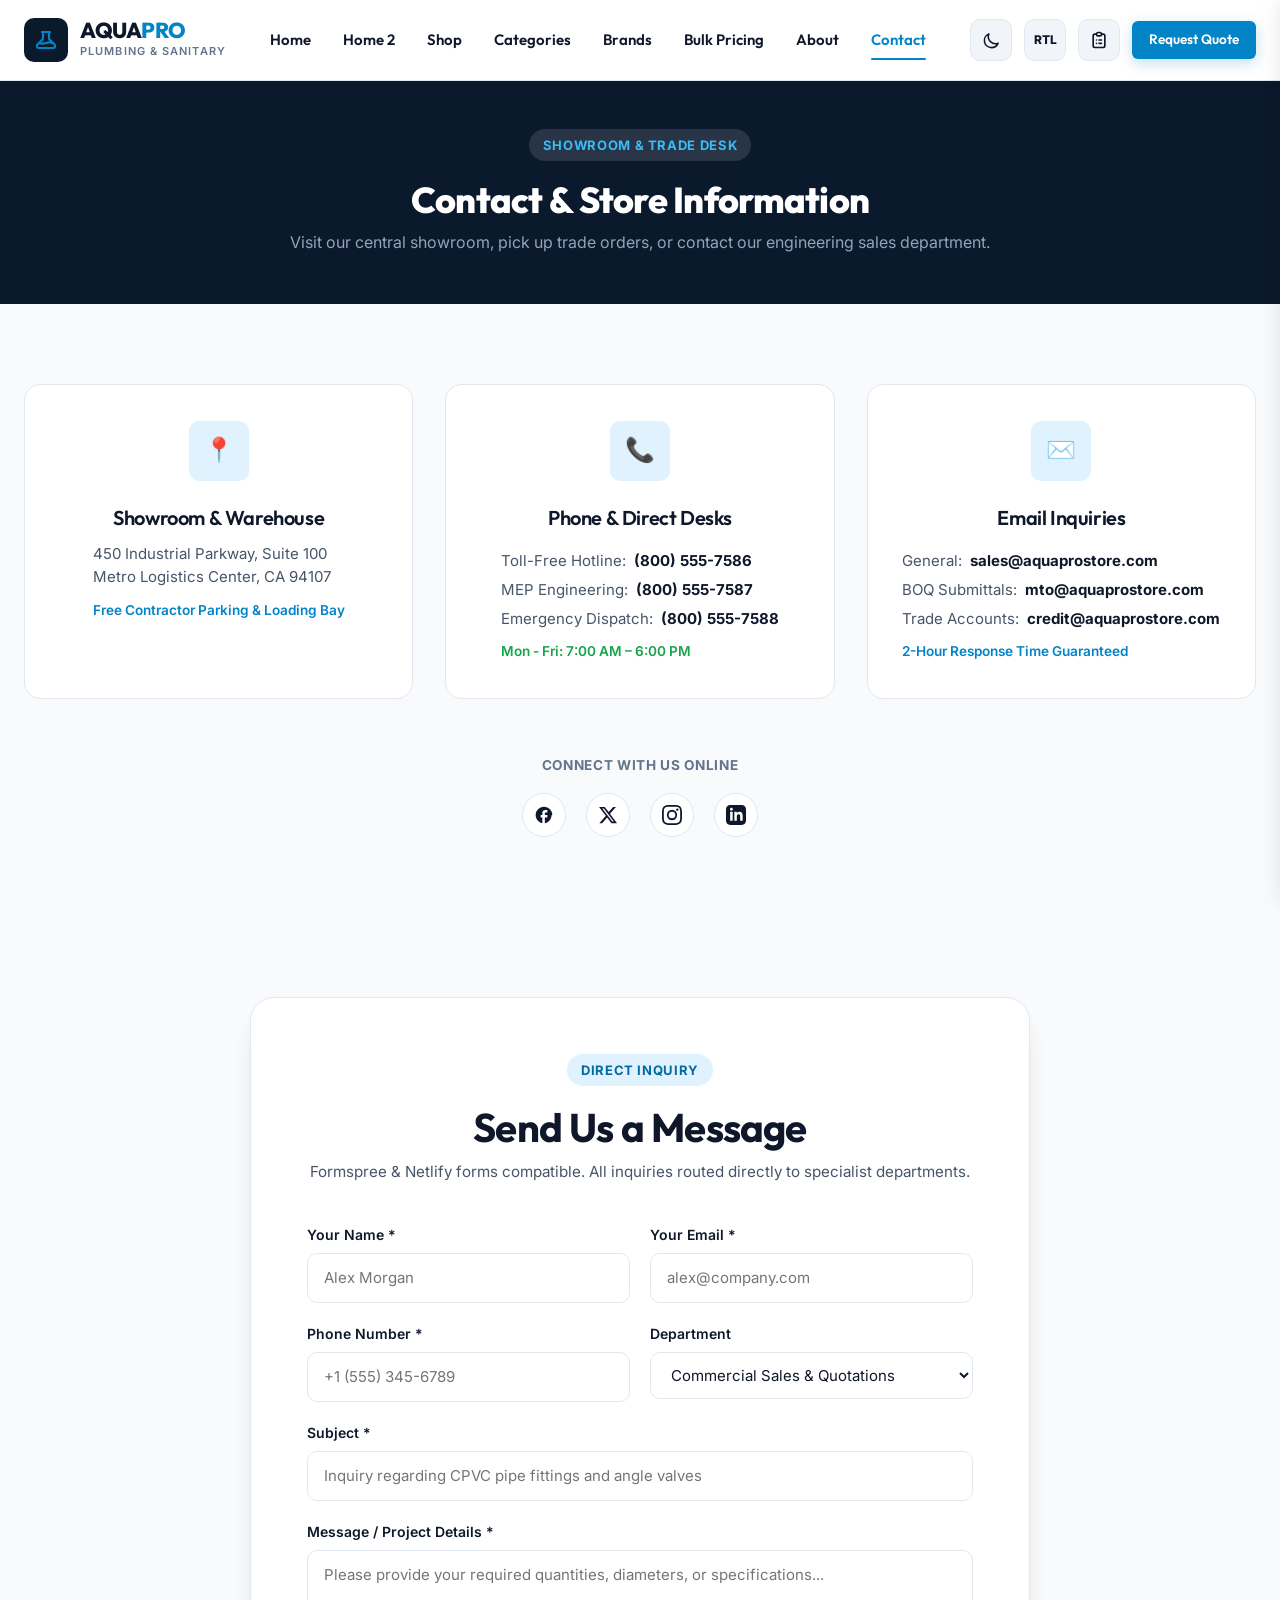
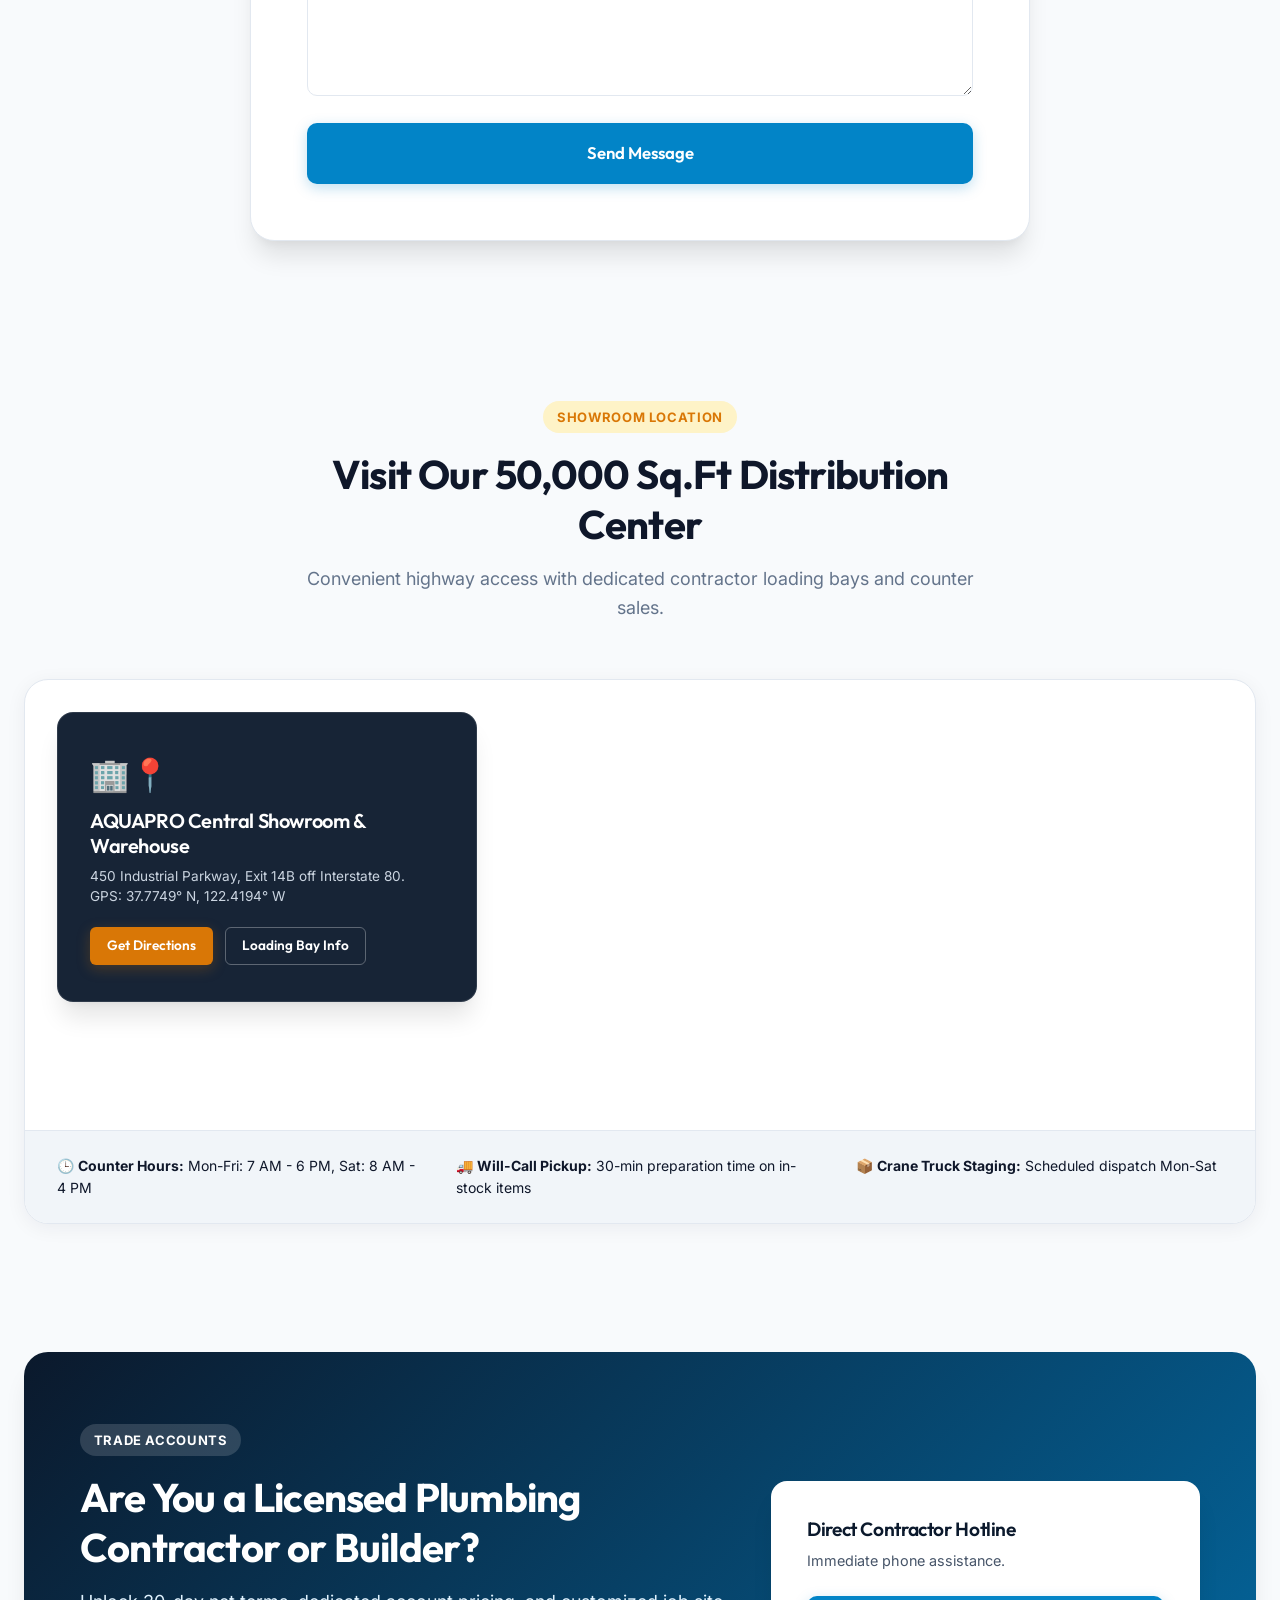
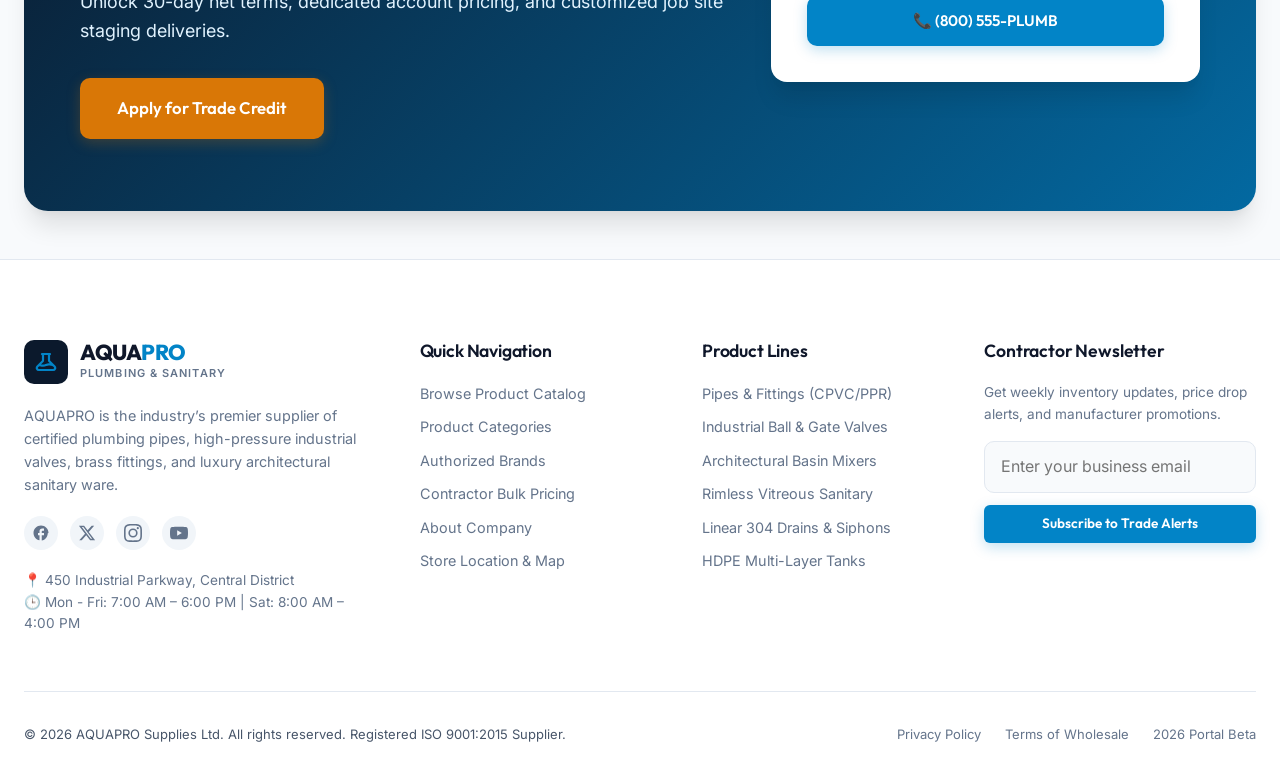
<file: contact.html>
<!DOCTYPE html>
<html lang="en" data-theme="light" dir="ltr">
<head>
  <meta charset="UTF-8">
  <meta name="viewport" content="width=device-width, initial-scale=1.0">
  <title>Contact Us &amp; Showroom Location | AQUAPRO Plumbing Supplies</title>
  <meta name="description" content="Get in touch with AQUAPRO Plumbing Supplies showroom and central warehouse. Visit us at 450 Industrial Parkway or call our contractor hotline (800) 555-7586.">
  <meta name="keywords" content="contact plumbing store, showroom location, warehouse dispatch, plumbing supplies contact">
  <link rel="canonical" href="https://www.aquaprostore.com/contact.html">

  <link rel="stylesheet" href="assets/css/style.css">
  <link rel="stylesheet" href="assets/css/dark-mode.css">
  <link rel="stylesheet" href="assets/css/rtl.css">
  <link rel="icon" type="image/svg+xml" href="assets/images/favicon.svg">
  <style>
    .contact-social-btn {
      display: inline-flex;
      align-items: center;
      justify-content: center;
      width: 44px;
      height: 44px;
      border-radius: 50%;
      background: var(--bg-surface-elevated);
      border: 1px solid var(--border-color);
      color: var(--text-primary);
      transition: all var(--transition-normal);
    }
    .contact-social-btn:hover {
      background: var(--color-accent) !important;
      color: #ffffff !important;
      border-color: var(--color-accent) !important;
      transform: translateY(-2px);
      box-shadow: 0 4px 12px rgba(56, 189, 248, 0.25);
    }
  </style>
</head>
<body>
<!-- Header -->
  <header class="site-header" id="siteHeader">
    <div class="container">
      <div class="header-inner">
        <a href="index.html" class="brand-logo" aria-label="AQUAPRO Homepage">
          <div class="logo-icon">
            <svg width="24" height="24" fill="none" viewBox="0 0 24 24" stroke="currentColor">
              <path stroke-linecap="round" stroke-linejoin="round" stroke-width="2.2" d="M19.428 15.428a2 2 0 00-1.022-.547l-2.387-.477a6 6 0 00-3.86.517l-.318.158a6 6 0 01-3.86.517L6.05 15.21a2 2 0 00-1.806.547M8 4h8l-1 1v5.172a2 2 0 00.586 1.414l5 5c1.26 1.26.367 3.414-1.415 3.414H4.828c-1.782 0-2.674-2.154-1.414-3.414l5-5A2 2 0 009 10.172V5L8 4z" />
            </svg>
          </div>
          <div class="logo-text">
            <span class="logo-name">AQUA<span>PRO</span></span>
            <span class="logo-tagline">Plumbing &amp; Sanitary</span>
          </div>
        </a>

        <nav class="main-nav" aria-label="Main Navigation">
          <a href="index.html" class="nav-link">Home</a>
          <a href="index-2.html" class="nav-link">Home 2</a>
          <a href="shop.html" class="nav-link">Shop</a>
          <a href="categories.html" class="nav-link">Categories</a>
          <a href="brands.html" class="nav-link">Brands</a>
          <a href="bulk-pricing.html" class="nav-link">Bulk Pricing</a>
          <a href="about.html" class="nav-link">About</a>
          <a href="contact.html" class="nav-link active">Contact</a>
        </nav>

        <div class="header-actions">
          <button class="action-btn theme-toggle-btn" aria-label="Toggle Theme">
            <svg width="19" height="19" fill="none" viewBox="0 0 24 24" stroke="currentColor">
              <path stroke-linecap="round" stroke-linejoin="round" stroke-width="2" d="M20.354 15.354A9 9 0 018.646 3.646 9.003 9.003 0 0012 21a9.003 9.003 0 008.354-5.646z" />
            </svg>
          </button>
          <button class="action-btn rtl-toggle-btn" aria-label="Toggle RTL">
            <span style="font-size: 0.75rem; font-weight: 800;">RTL</span>
          </button>
          <button class="action-btn rfq-cart-trigger" aria-label="RFQ Quote Tray">
            <svg width="20" height="20" fill="none" viewBox="0 0 24 24" stroke="currentColor">
              <path stroke-linecap="round" stroke-linejoin="round" stroke-width="2" d="M9 5H7a2 2 0 00-2 2v12a2 2 0 002 2h10a2 2 0 002-2V7a2 2 0 00-2-2h-2M9 5a2 2 0 002 2h2a2 2 0 002-2M9 5a2 2 0 012-2h2a2 2 0 012 2m-3 7h3m-3 4h3m-6-4h.01M9 16h.01" />
            </svg>
            <span class="cart-badge" style="display: none;">0</span>
          </button>
          <a href="bulk-pricing.html" class="btn btn-primary btn-sm">Request Quote</a>
          <button class="action-btn hamburger-btn" aria-label="Open Navigation Menu">
            <svg width="22" height="22" fill="none" viewBox="0 0 24 24" stroke="currentColor">
              <path stroke-linecap="round" stroke-linejoin="round" stroke-width="2" d="M4 6h16M4 12h16M4 18h16" />
            </svg>
          </button>
        </div>
      </div>
    </div>
  </header>

  <!-- Mobile Drawer -->
  <aside class="mobile-nav-drawer" id="mobileNavDrawer">
    <div class="drawer-header">
      <a href="index.html" class="brand-logo" aria-label="AQUAPRO Homepage">
        <div class="logo-icon">
          <svg width="24" height="24" fill="none" viewBox="0 0 24 24" stroke="currentColor">
            <path stroke-linecap="round" stroke-linejoin="round" stroke-width="2.2" d="M19.428 15.428a2 2 0 00-1.022-.547l-2.387-.477a6 6 0 00-3.86.517l-.318.158a6 6 0 01-3.86.517L6.05 15.21a2 2 0 00-1.806.547M8 4h8l-1 1v5.172a2 2 0 00.586 1.414l5 5c1.26 1.26.367 3.414-1.415 3.414H4.828c-1.782 0-2.674-2.154-1.414-3.414l5-5A2 2 0 009 10.172V5L8 4z" />
          </svg>
        </div>
        <div class="logo-text">
          <span class="logo-name">AQUA<span>PRO</span></span>
        </div>
      </a>
      <button class="drawer-close-btn">✕</button>
    </div>
        <div class="mobile-nav-links">
      <a href="index.html" class="nav-link">Home</a>
      <a href="index-2.html" class="nav-link">Home 2</a>
      <a href="shop.html" class="nav-link">Shop</a>
      <a href="categories.html" class="nav-link">Categories</a>
      <a href="brands.html" class="nav-link">Brands</a>
      <a href="bulk-pricing.html" class="nav-link">Bulk Pricing</a>
      <a href="about.html" class="nav-link">About</a>
      <a href="contact.html" class="nav-link active">Contact</a>
    </div>
    <div class="mobile-drawer-footer">
      <a href="bulk-pricing.html" class="btn btn-primary" style="width: 100%; justify-content: center; display: flex; align-items: center;">Request Quote</a>
      <div class="mobile-drawer-actions" style="display: flex; justify-content: center; gap: 1rem; margin-top: 0.5rem;">
        <button class="action-btn theme-toggle-btn" aria-label="Toggle Theme" title="Toggle Light/Dark Theme">
          <svg width="19" height="19" fill="none" viewBox="0 0 24 24" stroke="currentColor">
            <path stroke-linecap="round" stroke-linejoin="round" stroke-width="2" d="M20.354 15.354A9 9 0 018.646 3.646 9.003 9.003 0 0012 21a9.003 9.003 0 008.354-5.646z" />
          </svg>
        </button>
        <button class="action-btn rtl-toggle-btn" aria-label="Toggle RTL" title="Toggle RTL">
          <span style="font-size: 0.75rem; font-weight: 800;">RTL</span>
        </button>
        <button class="action-btn rfq-cart-trigger" aria-label="View RFQ Quote Tray" title="RFQ Quote Cart">
          <svg width="20" height="20" fill="none" viewBox="0 0 24 24" stroke="currentColor">
            <path stroke-linecap="round" stroke-linejoin="round" stroke-width="2" d="M9 5H7a2 2 0 00-2 2v12a2 2 0 002 2h10a2 2 0 002-2V7a2 2 0 00-2-2h-2M9 5a2 2 0 002 2h2a2 2 0 002-2M9 5a2 2 0 012-2h2a2 2 0 012 2m-3 7h3m-3 4h3m-6-4h.01M9 16h.01" />
          </svg>
          <span class="cart-badge" style="display: none;">0</span>
        </button>
      </div>
    </div>
  </aside>
  <div class="drawer-backdrop" id="drawerBackdrop"></div>

  <!-- MAIN CONTENT: CONTACT - EXACTLY 5 SECTIONS -->
  <main id="mainContent">

    <!-- =========================================================================
         SECTION 1: Hero
         ========================================================================= -->
    <section class="section-sm" style="background: var(--color-primary); color: #ffffff;" id="contact-hero">
      <div class="container">
        <div style="display: flex; flex-direction: column; align-items: center; justify-content: center; text-align: center; gap: 1rem;">
          <div>
            <span class="section-tag" style="background: rgba(255,255,255,0.12); color: #38bdf8;">Showroom &amp; Trade Desk</span>
            <h1 style="color: #ffffff; font-size: 2.25rem; margin-bottom: 0.5rem;">Contact &amp; Store Information</h1>
            <p style="color: #94a3b8; font-size: 1rem; margin: 0;">
              Visit our central showroom, pick up trade orders, or contact our engineering sales department.
            </p>
          </div>
        </div>
      </div>
    </section>

    <!-- =========================================================================
         SECTION 2: Store Contact Information
         ========================================================================= -->
    <section class="section" id="contact-info-cards">
      <div class="container">
        <div class="grid grid-3">
          <!-- Card 1 -->
          <div class="feature-box">
            <div class="feature-icon-circle">📍</div>
            <h4>Showroom &amp; Warehouse</h4>
            <div class="feature-box-content">
              <p style="color: var(--text-secondary); margin-bottom: 0.75rem;">
                450 Industrial Parkway, Suite 100<br>
                Metro Logistics Center, CA 94107
              </p>
              <span style="font-size: 0.85rem; color: var(--color-accent); font-weight: 600;">Free Contractor Parking &amp; Loading Bay</span>
            </div>
          </div>

          <!-- Card 2 -->
          <div class="feature-box">
            <div class="feature-icon-circle">📞</div>
            <h4>Phone &amp; Direct Desks</h4>
            <div class="feature-box-content">
              <div class="contact-details-list">
                <div class="contact-details-item">
                  <span class="contact-label">Toll-Free Hotline:</span>
                  <strong class="contact-value">(800) 555-7586</strong>
                </div>
                <div class="contact-details-item">
                  <span class="contact-label">MEP Engineering:</span>
                  <strong class="contact-value">(800) 555-7587</strong>
                </div>
                <div class="contact-details-item">
                  <span class="contact-label">Emergency Dispatch:</span>
                  <strong class="contact-value">(800) 555-7588</strong>
                </div>
              </div>
              <span style="font-size: 0.85rem; color: var(--color-success); font-weight: 600;">Mon - Fri: 7:00 AM – 6:00 PM</span>
            </div>
          </div>

          <!-- Card 3 -->
          <div class="feature-box">
            <div class="feature-icon-circle">✉️</div>
            <h4>Email Inquiries</h4>
            <div class="feature-box-content">
              <div class="contact-details-list">
                <div class="contact-details-item">
                  <span class="contact-label">General:</span>
                  <strong class="contact-value">sales@aquaprostore.com</strong>
                </div>
                <div class="contact-details-item">
                  <span class="contact-label">BOQ Submittals:</span>
                  <strong class="contact-value">mto@aquaprostore.com</strong>
                </div>
                <div class="contact-details-item">
                  <span class="contact-label">Trade Accounts:</span>
                  <strong class="contact-value">credit@aquaprostore.com</strong>
                </div>
              </div>
              <span style="font-size: 0.85rem; color: var(--color-accent); font-weight: 600;">2-Hour Response Time Guaranteed</span>
            </div>
          </div>
        </div>

        <!-- Social Media Icons Row -->
        <div style="margin-top: 3.5rem; display: flex; flex-direction: column; align-items: center; gap: 1rem;">
          <span style="font-size: 0.85rem; font-weight: 700; text-transform: uppercase; letter-spacing: 0.05em; color: var(--text-muted);">Connect With Us Online</span>
          <div style="display: flex; justify-content: center; gap: 1.25rem;">
            <a href="#" class="contact-social-btn" aria-label="Facebook">
              <svg width="20" height="20" fill="currentColor" viewBox="0 0 24 24">
                <path d="M22 12c0-5.52-4.48-10-10-10S2 6.48 2 12c0 4.84 3.44 8.87 8 9.8V15H8v-3h2V9.5C10 7.57 11.57 6 13.5 6H16v3h-2c-.55 0-1 .45-1 1v2h3v3h-3v6.95c4.56-.93 8-4.96 8-9.75z"/>
              </svg>
            </a>
            <a href="#" class="contact-social-btn" aria-label="X (formerly Twitter)">
              <svg width="20" height="20" fill="currentColor" viewBox="0 0 24 24">
                <path d="M18.244 2.25h3.308l-7.227 8.26 8.502 11.24H16.17l-5.214-6.817L4.99 21.75H1.68l7.73-8.835L1.254 2.25H8.08l4.713 6.231zm-1.161 17.52h1.833L7.084 4.126H5.117z"/>
              </svg>
            </a>
            <a href="#" class="contact-social-btn" aria-label="Instagram">
              <svg width="20" height="20" fill="currentColor" viewBox="0 0 24 24">
                <path d="M12 2.163c3.204 0 3.584.012 4.85.07 3.252.148 4.771 1.691 4.919 4.919.058 1.265.069 1.645.069 4.849 0 3.205-.012 3.584-.069 4.849-.149 3.225-1.664 4.771-4.919 4.919-1.266.058-1.644.07-4.85.07-3.204 0-3.584-.012-4.849-.07-3.26-.149-4.771-1.699-4.919-4.92-.058-1.265-.07-1.644-.07-4.849 0-3.204.013-3.583.07-4.849.149-3.227 1.664-4.771 4.919-4.919 1.266-.057 1.645-.069 4.849-.069zM12 0C8.741 0 8.333.014 7.053.072 2.695.272.273 2.69.073 7.051.014 8.333 0 8.741 0 12c0 3.259.014 3.668.072 4.948.2 4.358 2.618 6.78 6.98 6.98 1.281.058 1.689.072 4.948.072 3.259 0 3.668-.014 4.948-.072 4.354-.2 6.782-2.618 6.979-6.98.059-1.28.073-1.689.073-4.948 0-3.259-.014-3.667-.072-4.947-.196-4.354-2.617-6.78-6.979-6.98C15.668.014 15.259 0 12 0zm0 5.838a6.162 6.162 0 100 12.324 6.162 6.162 0 000-12.324zM12 16a4 4 0 110-8 4 4 0 010 8zm6.406-11.845a1.44 1.44 0 100 2.881 1.44 1.44 0 000-2.881z"/>
              </svg>
            </a>
            <a href="#" class="contact-social-btn" aria-label="LinkedIn">
              <svg width="20" height="20" fill="currentColor" viewBox="0 0 24 24">
                <path d="M19 0h-14c-2.761 0-5 2.239-5 5v14c0 2.761 2.239 5 5 5h14c2.762 0 5-2.239 5-5v-14c0-2.761-2.238-5-5-5zm-11 19h-3v-11h3v11zm-1.5-12.268c-.966 0-1.75-.779-1.75-1.75s.784-1.75 1.75-1.75 1.75.779 1.75 1.75-.784 1.75-1.75 1.75zm13.5 12.268h-3v-5.604c0-3.368-4-3.113-4 0v5.604h-3v-11h3v1.765c1.396-2.586 7-2.777 7 2.476v6.759z"/>
              </svg>
            </a>
          </div>
        </div>
      </div>
    </section>

    <!-- =========================================================================
         SECTION 3: Contact / Enquiry Form
         ========================================================================= -->
    <section class="section" style="background: var(--bg-surface-alt);" id="contact-form-section">
      <div class="container">
        <div style="max-width: 780px; margin: 0 auto; background: var(--bg-surface); border: 1px solid var(--border-color); border-radius: var(--radius-xl); padding: clamp(1.5rem, 5vw, 3.5rem); box-shadow: var(--shadow-xl);">
          <div style="text-align: center; margin-bottom: 2.5rem;">
            <span class="section-tag">Direct Inquiry</span>
            <h2 style="margin-bottom: 0.5rem;">Send Us a Message</h2>
            <p style="color: var(--text-secondary); font-size: 0.95rem;">
              Formspree &amp; Netlify forms compatible. All inquiries routed directly to specialist departments.
            </p>
          </div>

          <form data-validate="true">
            <div class="grid grid-2" style="gap: 1.25rem;">
              <div class="form-group">
                <label class="form-label" for="contactName">Your Name *</label>
                <input type="text" id="contactName" class="form-control" placeholder="Alex Morgan" required>
              </div>

              <div class="form-group">
                <label class="form-label" for="contactEmail">Your Email *</label>
                <input type="email" id="contactEmail" class="form-control" placeholder="alex@company.com" required>
              </div>
            </div>

            <div class="grid grid-2" style="gap: 1.25rem;">
              <div class="form-group">
                <label class="form-label" for="contactPhone">Phone Number *</label>
                <input type="tel" id="contactPhone" class="form-control" placeholder="+1 (555) 345-6789" required>
              </div>

              <div class="form-group">
                <label class="form-label" for="contactDepartment">Department</label>
                <select id="contactDepartment" class="form-control">
                  <option value="sales">Commercial Sales &amp; Quotations</option>
                  <option value="engineering">MEP Engineering &amp; Sizing Desk</option>
                  <option value="warehouse">Order Pickup &amp; Dispatch Status</option>
                  <option value="credit">Trade Credit Account Support</option>
                </select>
              </div>
            </div>

            <div class="form-group">
              <label class="form-label" for="contactSubject">Subject *</label>
              <input type="text" id="contactSubject" class="form-control" placeholder="Inquiry regarding CPVC pipe fittings and angle valves" required>
            </div>

            <div class="form-group">
              <label class="form-label" for="contactMessage">Message / Project Details *</label>
              <textarea id="contactMessage" class="form-control" rows="5" placeholder="Please provide your required quantities, diameters, or specifications..." required></textarea>
            </div>

            <button type="submit" class="btn btn-primary btn-lg" style="width: 100%;">
              Send Message
            </button>
          </form>
        </div>
      </div>
    </section>

    <!-- =========================================================================
         SECTION 4: Location / Map
         ========================================================================= -->
    <section class="section" id="contact-location-map">
      <div class="container">
        <div class="section-header text-center">
          <span class="section-tag gold">Showroom Location</span>
          <h2 class="section-title">Visit Our 50,000 Sq.Ft Distribution Center</h2>
          <p class="section-subtitle">Convenient highway access with dedicated contractor loading bays and counter sales.</p>
        </div>

        <!-- Interactive Map Visual Container -->
        <div class="contact-map-container" style="background: var(--bg-surface); border: 1px solid var(--border-color); border-radius: var(--radius-xl); overflow: hidden; box-shadow: var(--shadow-card);">
          
          <!-- Full Width Map iframe -->
          <div class="contact-map-iframe-wrapper">
            <iframe 
              src="https://www.google.com/maps/embed?pb=!1m18!1m12!1m3!1d3153.1166649727633!2d-122.4219749234855!3d37.77490057198539!2m3!1f0!2f0!3f0!3m2!1i1024!2i768!4f13.1!3m3!1m2!1s0x8085809c6c8f3789%3A0xa192eef8e05c8680!2s450%20McAllister%20St%2C%20San%20Francisco%2C%20CA%2094102!5e0!3m2!1sen!2sus!4v1700000000000!5m2!1sen!2sus" 
              width="100%" 
              height="100%" 
              style="border:0; filter: grayscale(0.2) contrast(1.1);" 
              allowfullscreen="" 
              loading="lazy" 
              referrerpolicy="no-referrer-when-downgrade">
            </iframe>
          </div>

          <!-- Floating Info Panel (Premium Overlap Look) -->
          <div class="contact-map-card">
            <div style="font-size: 2rem; margin-bottom: 0.5rem;">🏢📍</div>
            <h3 style="color: #ffffff; margin-bottom: 0.5rem; font-size: 1.25rem;">AQUAPRO Central Showroom &amp; Warehouse</h3>
            <p style="color: #cbd5e1; font-size: 0.85rem; margin-bottom: 1.25rem; line-height: 1.5;">
              450 Industrial Parkway, Exit 14B off Interstate 80.<br>GPS: 37.7749° N, 122.4194° W
            </p>
            <div class="contact-map-buttons">
              <a href="https://maps.google.com/maps?daddr=37.7749,-122.4194" target="_blank" class="btn btn-gold btn-sm" style="text-decoration: none;">Get Directions</a>
              <button class="btn btn-outline-white btn-sm" onclick="alert('Warehouse loading bay: Gate 3 & 4 (Flatbed trucks)')">Loading Bay Info</button>
            </div>
          </div>

          <div class="contact-map-info-grid">
            <div>🕒 <strong>Counter Hours:</strong> Mon-Fri: 7 AM - 6 PM, Sat: 8 AM - 4 PM</div>
            <div>🚚 <strong>Will-Call Pickup:</strong> 30-min preparation time on in-stock items</div>
            <div>📦 <strong>Crane Truck Staging:</strong> Scheduled dispatch Mon-Sat</div>
          </div>
        </div>
      </div>
    </section>

    <!-- =========================================================================
         SECTION 5: Business CTA
         ========================================================================= -->
    <section class="section-sm" style="background: var(--bg-surface-alt);" id="contact-business-cta">
      <div class="container">
        <div class="cta-section-box">
          <div>
            <span class="section-tag" style="background: rgba(255,255,255,0.15); color: #ffffff;">Trade Accounts</span>
            <h2>Are You a Licensed Plumbing Contractor or Builder?</h2>
            <p>Unlock 30-day net terms, dedicated account pricing, and customized job site staging deliveries.</p>
            <a href="bulk-pricing.html" class="btn btn-gold btn-lg">Apply for Trade Credit</a>
          </div>
          <div class="cta-card-white">
            <h4>Direct Contractor Hotline</h4>
            <p>Immediate phone assistance.</p>
            <a href="tel:+18005557586" class="btn btn-primary" style="width: 100%;">📞 (800) 555-PLUMB</a>
          </div>
        </div>
      </div>
    </section>

  </main>

  <!-- Global Footer -->
  <footer class="site-footer">
    <div class="container">
      <div class="footer-grid">
        <!-- Col 1 -->
        <div class="footer-col">
          <a href="index.html" class="brand-logo" style="margin-bottom: 1.25rem;">
            <div class="logo-icon">
              <svg width="24" height="24" fill="none" viewBox="0 0 24 24" stroke="currentColor">
                <path stroke-linecap="round" stroke-linejoin="round" stroke-width="2.2" d="M19.428 15.428a2 2 0 00-1.022-.547l-2.387-.477a6 6 0 00-3.86.517l-.318.158a6 6 0 01-3.86.517L6.05 15.21a2 2 0 00-1.806.547M8 4h8l-1 1v5.172a2 2 0 00.586 1.414l5 5c1.26 1.26.367 3.414-1.415 3.414H4.828c-1.782 0-2.674-2.154-1.414-3.414l5-5A2 2 0 009 10.172V5L8 4z" />
              </svg>
            </div>
            <div class="logo-text">
              <span class="logo-name">AQUA<span>PRO</span></span>
              <span class="logo-tagline">Plumbing &amp; Sanitary</span>
            </div>
          </a>
          <p style="color: #94a3b8; font-size: 0.9rem; line-height: 1.6;">
            AQUAPRO is the industry’s premier supplier of certified plumbing pipes, high-pressure industrial valves, brass fittings, and luxury architectural sanitary ware.
          </p>
          <div class="footer-socials">
            <a href="#" class="social-icon" aria-label="Facebook">
              <svg width="18" height="18" fill="currentColor" viewBox="0 0 24 24">
                <path d="M22 12c0-5.52-4.48-10-10-10S2 6.48 2 12c0 4.84 3.44 8.87 8 9.8V15H8v-3h2V9.5C10 7.57 11.57 6 13.5 6H16v3h-2c-.55 0-1 .45-1 1v2h3v3h-3v6.95c4.56-.93 8-4.96 8-9.75z"/>
              </svg>
            </a>
            <a href="#" class="social-icon" aria-label="X (formerly Twitter)">
              <svg width="18" height="18" fill="currentColor" viewBox="0 0 24 24">
                <path d="M18.244 2.25h3.308l-7.227 8.26 8.502 11.24H16.17l-5.214-6.817L4.99 21.75H1.68l7.73-8.835L1.254 2.25H8.08l4.713 6.231zm-1.161 17.52h1.833L7.084 4.126H5.117z"/>
              </svg>
            </a>
            <a href="#" class="social-icon" aria-label="Instagram">
              <svg width="18" height="18" fill="currentColor" viewBox="0 0 24 24">
                <path d="M12 2.163c3.204 0 3.584.012 4.85.07 3.252.148 4.771 1.691 4.919 4.919.058 1.265.069 1.645.069 4.849 0 3.205-.012 3.584-.069 4.849-.149 3.225-1.664 4.771-4.919 4.919-1.266.058-1.644.07-4.85.07-3.204 0-3.584-.012-4.849-.07-3.26-.149-4.771-1.699-4.919-4.92-.058-1.265-.07-1.644-.07-4.849 0-3.204.013-3.583.07-4.849.149-3.227 1.664-4.771 4.919-4.919 1.266-.057 1.645-.069 4.849-.069zM12 0C8.741 0 8.333.014 7.053.072 2.695.272.273 2.69.073 7.051.014 8.333 0 8.741 0 12c0 3.259.014 3.668.072 4.948.2 4.358 2.618 6.78 6.98 6.98 1.281.058 1.689.072 4.948.072 3.259 0 3.668-.014 4.948-.072 4.354-.2 6.782-2.618 6.979-6.98.059-1.28.073-1.689.073-4.948 0-3.259-.014-3.667-.072-4.947-.196-4.354-2.617-6.78-6.979-6.98C15.668.014 15.259 0 12 0zm0 5.838a6.162 6.162 0 100 12.324 6.162 6.162 0 000-12.324zM12 16a4 4 0 110-8 4 4 0 010 8zm6.406-11.845a1.44 1.44 0 100 2.881 1.44 1.44 0 000-2.881z"/>
              </svg>
            </a>
            <a href="#" class="social-icon" aria-label="YouTube">
              <svg width="18" height="18" fill="currentColor" viewBox="0 0 24 24">
                <path d="M23.498 6.163a3.003 3.003 0 00-2.11-2.11C19.517 3.545 12 3.545 12 3.545s-7.517 0-9.388.508a3.003 3.003 0 00-2.11 2.11C0 8.033 0 12 0 12s0 3.967.502 5.837a3.003 3.003 0 002.11 2.11c1.871.508 9.388.508 9.388.508s7.517 0 9.388-.508a3.002 3.002 0 002.11-2.11C24 15.967 24 12 24 12s0-3.967-.502-5.837zM9.545 15.568V8.432L15.818 12l-6.273 3.568z"/>
              </svg>
            </a>
          </div>
          <div style="margin-top: 1.25rem; font-size: 0.85rem; color: #cbd5e1;">
            📍 450 Industrial Parkway, Central District<br>
            🕒 Mon - Fri: 7:00 AM – 6:00 PM | Sat: 8:00 AM – 4:00 PM
          </div>
        </div>

        <!-- Col 2 -->
        <div class="footer-col">
          <h5>Quick Navigation</h5>
          <div class="footer-links">
            <a href="shop.html">Browse Product Catalog</a>
            <a href="categories.html">Product Categories</a>
            <a href="brands.html">Authorized Brands</a>
            <a href="bulk-pricing.html">Contractor Bulk Pricing</a>
            <a href="about.html">About Company</a>
            <a href="contact.html">Store Location &amp; Map</a>
          </div>
        </div>

        <!-- Col 3 -->
        <div class="footer-col">
          <h5>Product Lines</h5>
          <div class="footer-links">
            <a href="shop.html?category=Pipes+%26+Fittings">Pipes &amp; Fittings (CPVC/PPR)</a>
            <a href="shop.html?category=Valves">Industrial Ball &amp; Gate Valves</a>
            <a href="shop.html?category=Taps+%26+Faucets">Architectural Basin Mixers</a>
            <a href="shop.html?category=Sanitary+Ware">Rimless Vitreous Sanitary</a>
            <a href="shop.html?category=Drainage">Linear 304 Drains &amp; Siphons</a>
            <a href="shop.html?category=Water+Storage">HDPE Multi-Layer Tanks</a>
          </div>
        </div>

        <!-- Col 4 -->
        <div class="footer-col">
          <h5>Contractor Newsletter</h5>
          <p style="font-size: 0.85rem; color: #94a3b8;">
            Get weekly inventory updates, price drop alerts, and manufacturer promotions.
          </p>
          <form class="footer-newsletter" data-validate="true">
            <input type="email" placeholder="Enter your business email" required aria-label="Business Email">
            <button type="submit" class="btn btn-primary btn-sm" style="width: 100%;">Subscribe to Trade Alerts</button>
          </form>
        </div>
      </div>

      <div class="footer-bottom">
        <div>
          © 2026 AQUAPRO Supplies Ltd. All rights reserved. Registered ISO 9001:2015 Supplier.
        </div>
        <div style="display: flex; gap: 1.5rem;">
          <a href="about.html" style="color: #94a3b8;">Privacy Policy</a>
          <a href="about.html" style="color: #94a3b8;">Terms of Wholesale</a>
          <a href="coming-soon.html" style="color: #38bdf8;">2026 Portal Beta</a>
        </div>
      </div>
    </div>
  </footer>

  <!-- Quick View & RFQ Cart -->
  <div class="modal-backdrop" id="quickViewModal" role="dialog" aria-modal="true" aria-labelledby="qvTitle">
    <div class="modal-dialog">
      <button class="modal-close-btn">✕</button>
      <div style="display: grid; grid-template-columns: 1fr 1.2fr; gap: 2rem; padding: 2.5rem;">
        <div style="background: var(--bg-surface-subtle); border-radius: var(--radius-md); padding: 1.5rem; display: flex; align-items: center; justify-content: center;">
          <img id="qvImage" src="assets/images/products/prod-angle-valve.jpg" alt="Product Image" style="max-height: 260px;">
        </div>
        <div>
          <h3 id="qvTitle" style="margin-bottom: 0.5rem;">Product Title</h3>
          <div style="font-size: 1.5rem; font-weight: 800; color: var(--text-primary); margin-bottom: 1rem;" id="qvPrice">$18.50</div>
          <button class="btn btn-primary add-to-rfq-btn" id="qvAddRfqBtn" data-product-id="valve-01" style="width: 100%;">+ Add to RFQ</button>
        </div>
      </div>
    </div>
  </div>

  <div class="rfq-drawer" id="rfqDrawer">
    <div class="rfq-header">
      <h4 style="margin: 0;">RFQ Quote Tray (<span id="rfqTotalItems">0</span>)</h4>
      <button class="rfq-close-btn">✕</button>
    </div>
    <div class="rfq-body" id="rfqItemList"></div>
    <div class="rfq-footer">
      <button class="btn btn-primary" id="submitRfqBtn" style="width: 100%;">Submit Items for Bulk Quote</button>
    </div>
  </div>

  <script src="assets/js/main.js"></script>
</body>
</html>
</file>
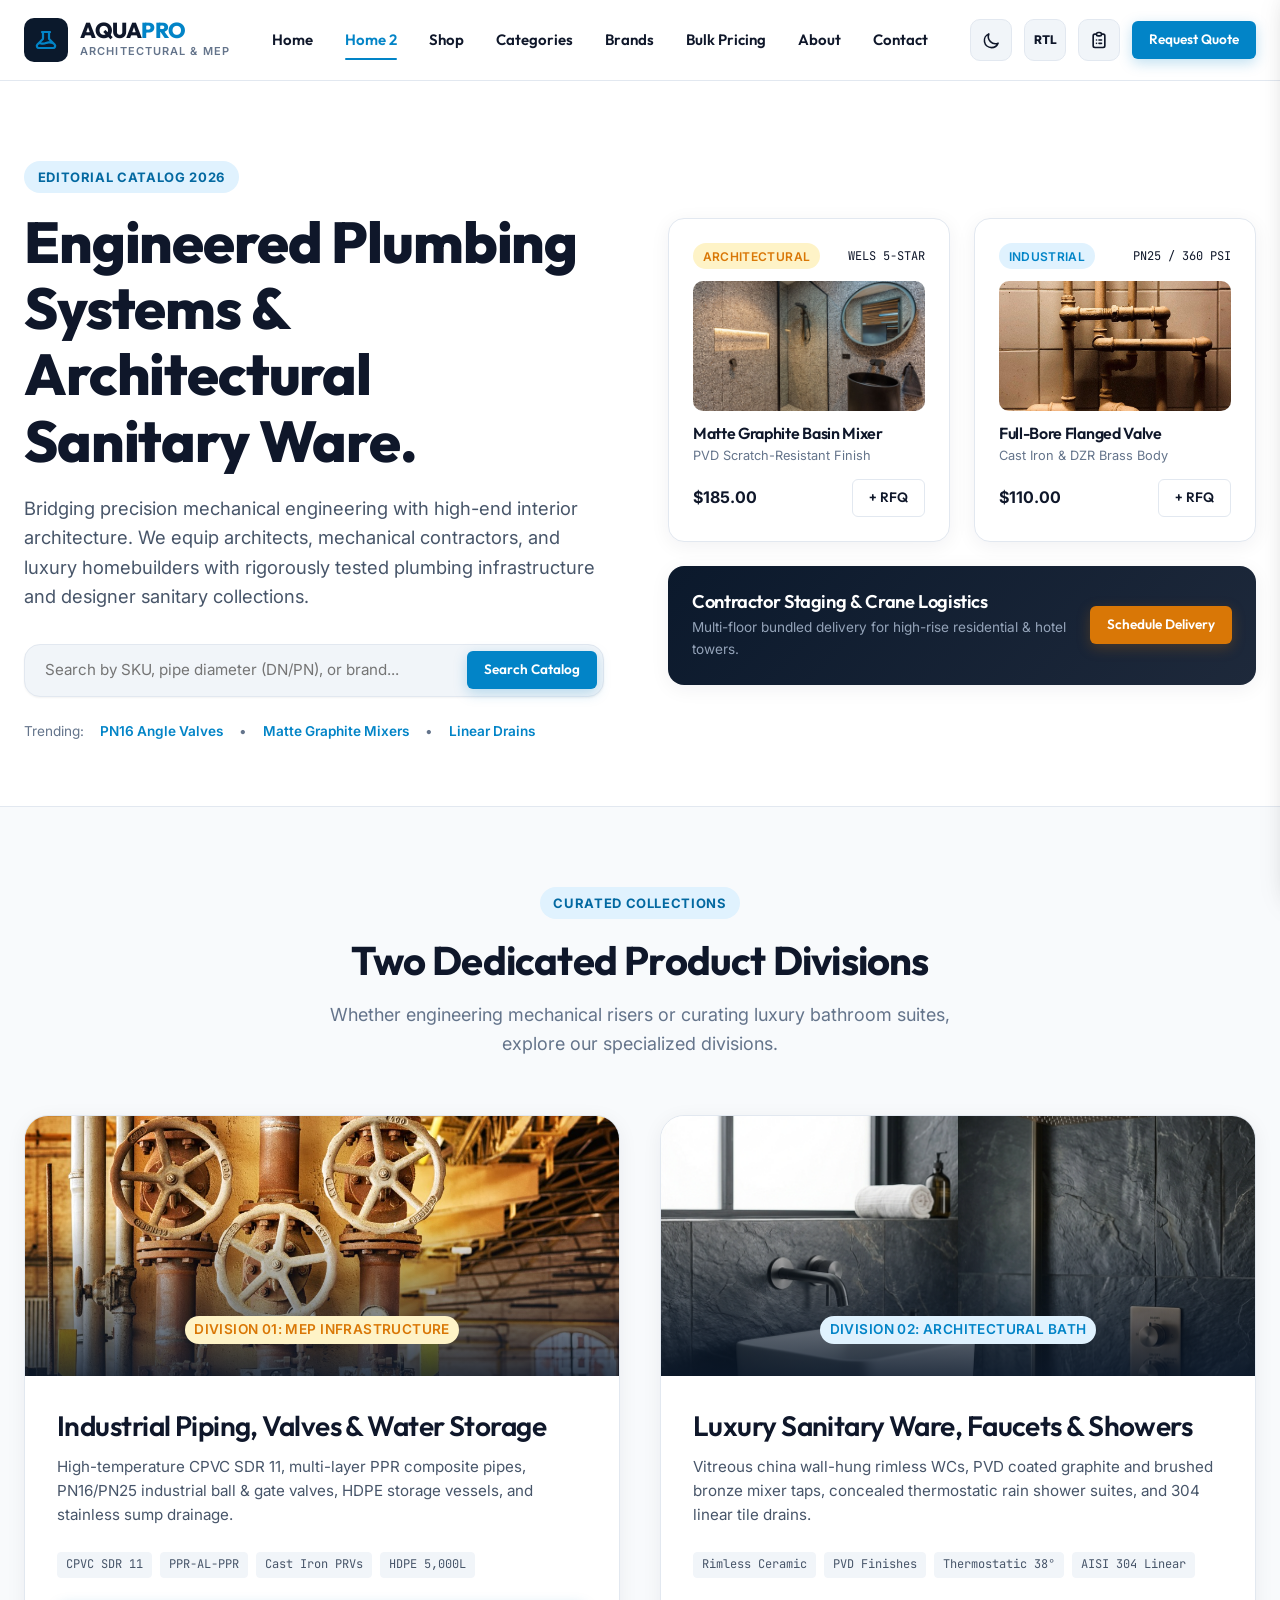
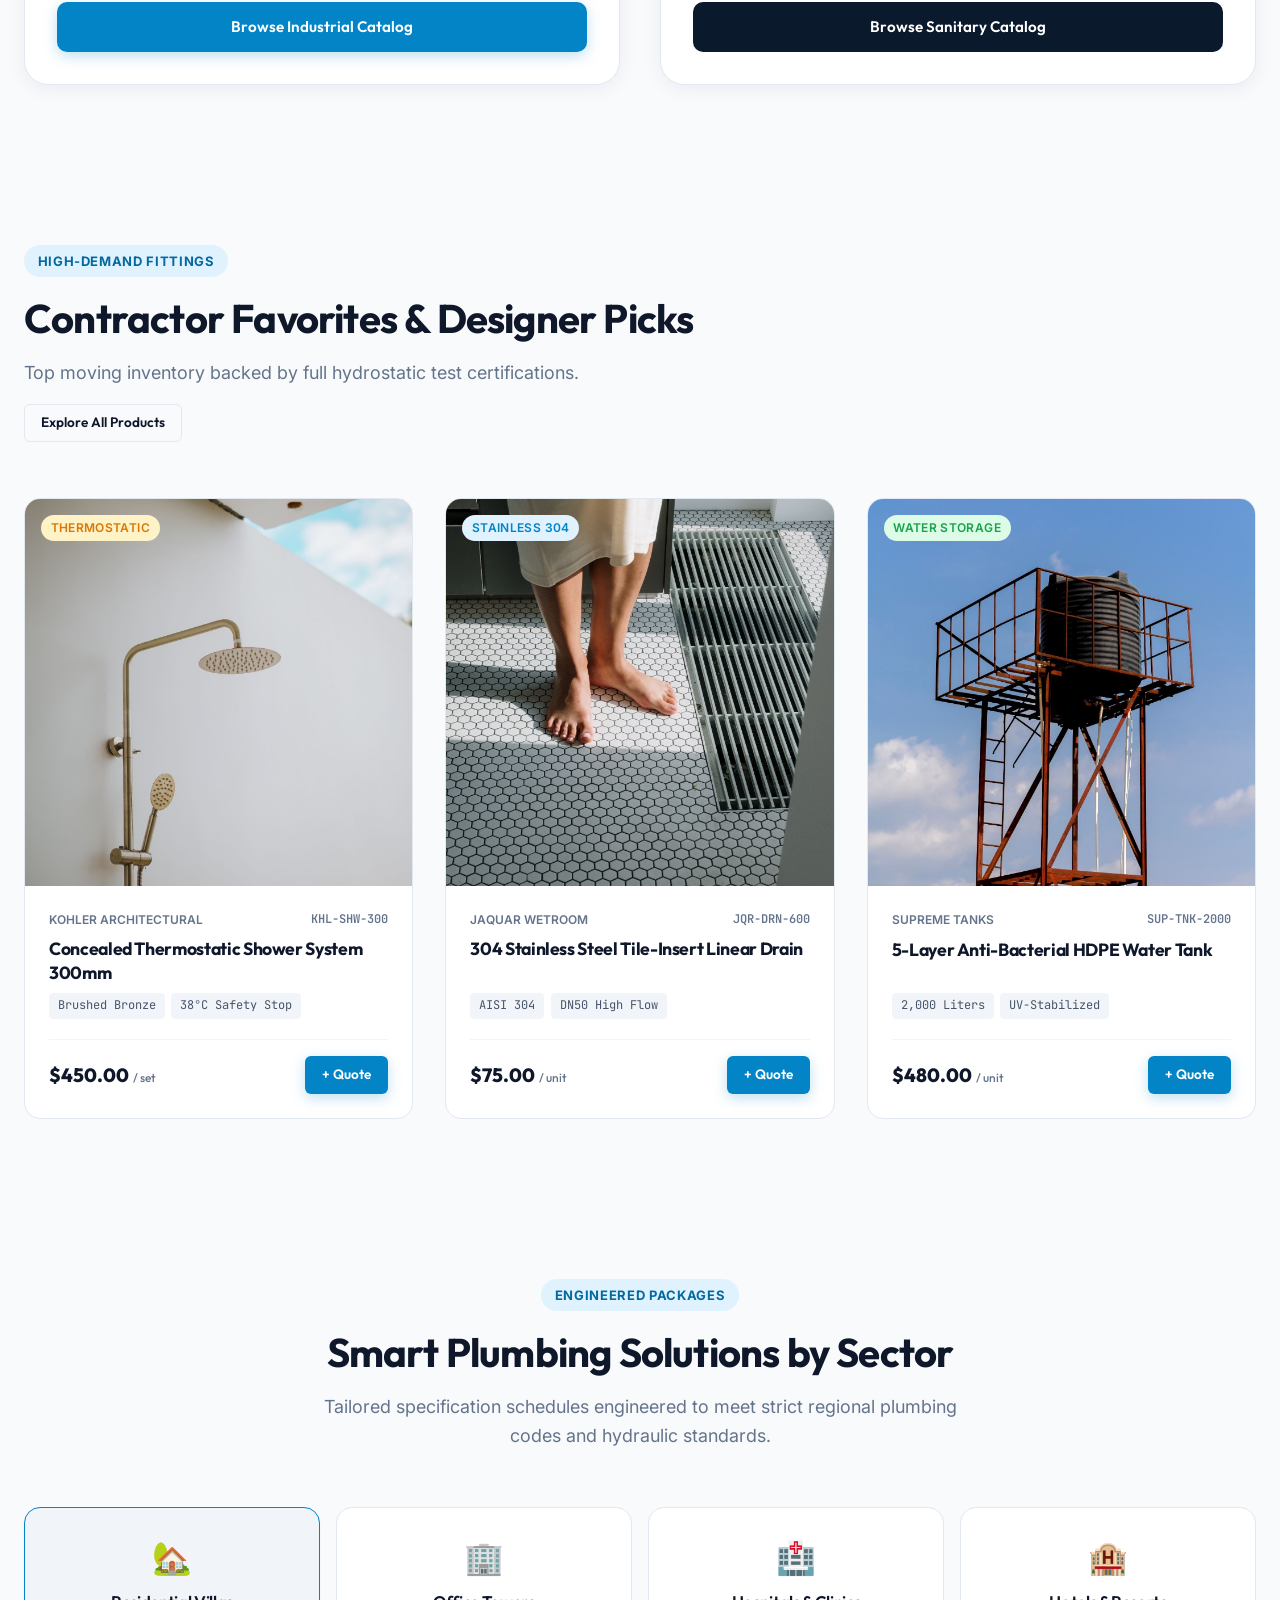
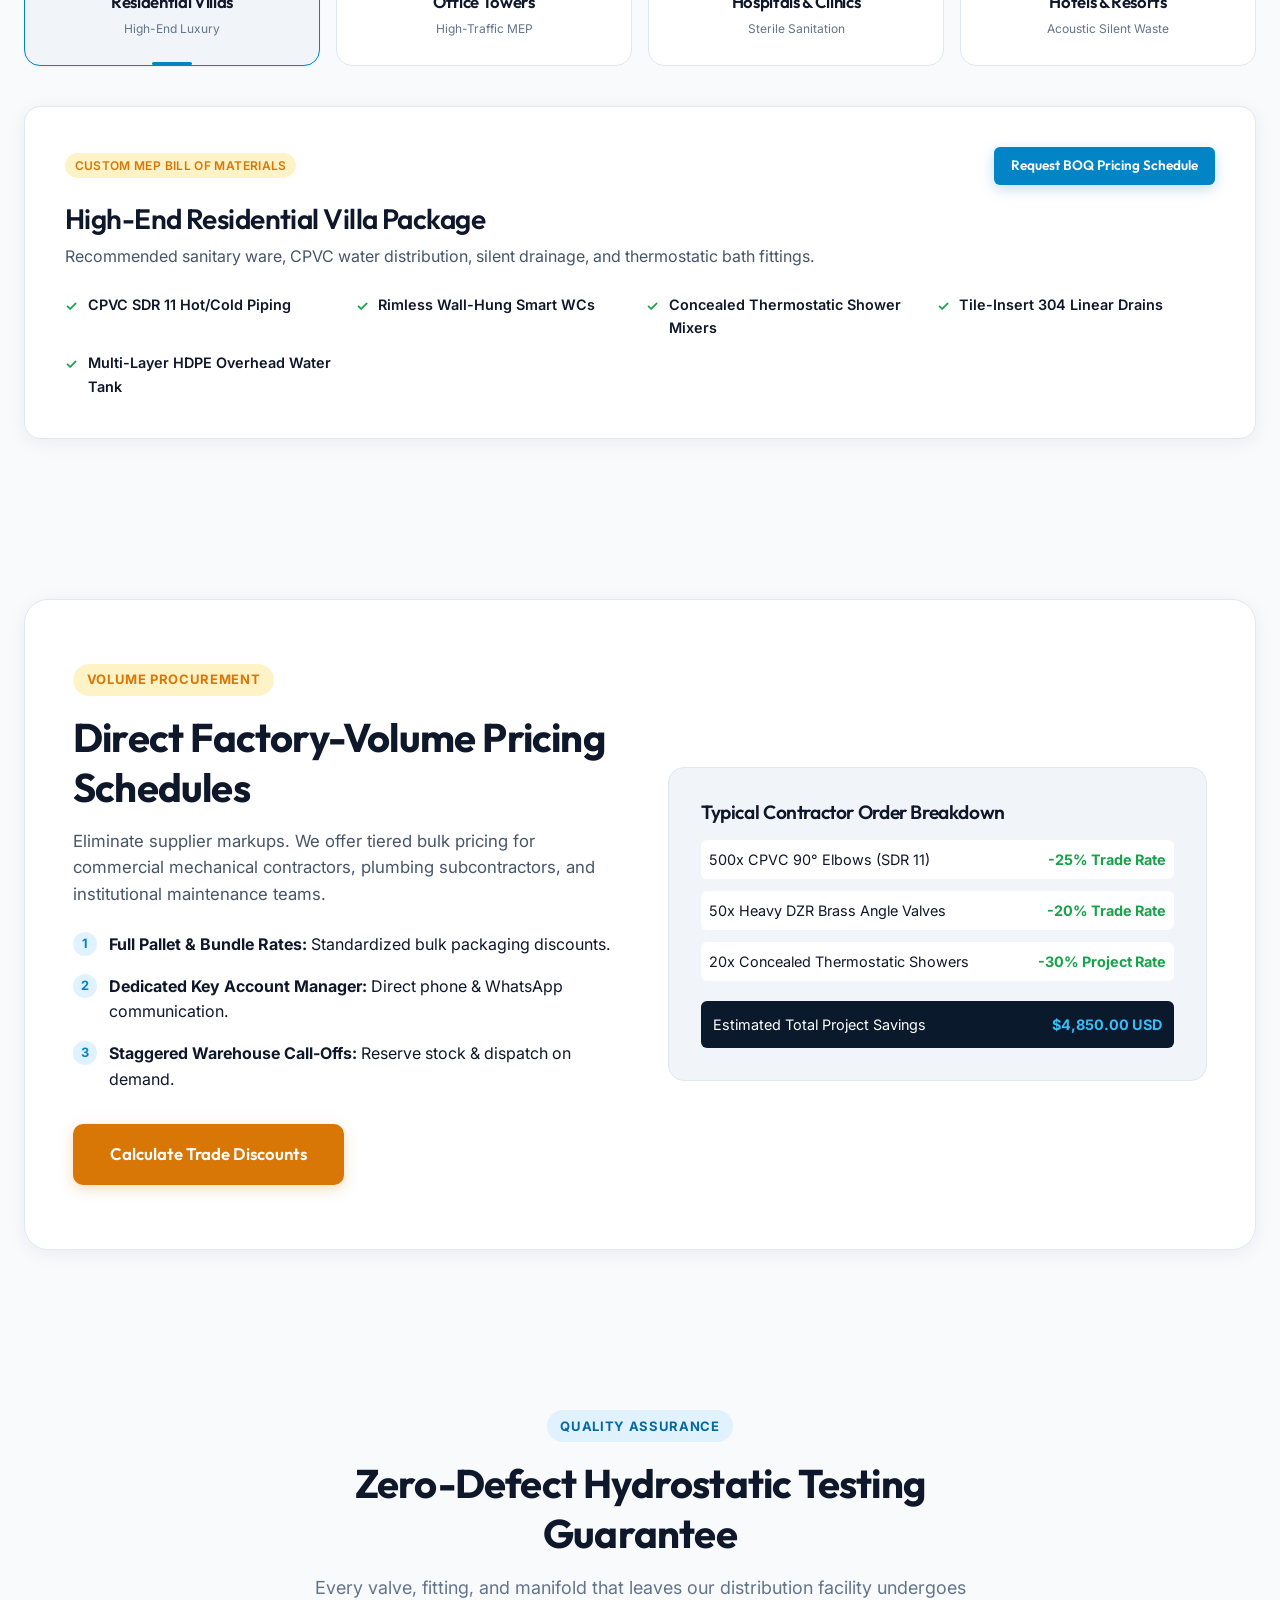
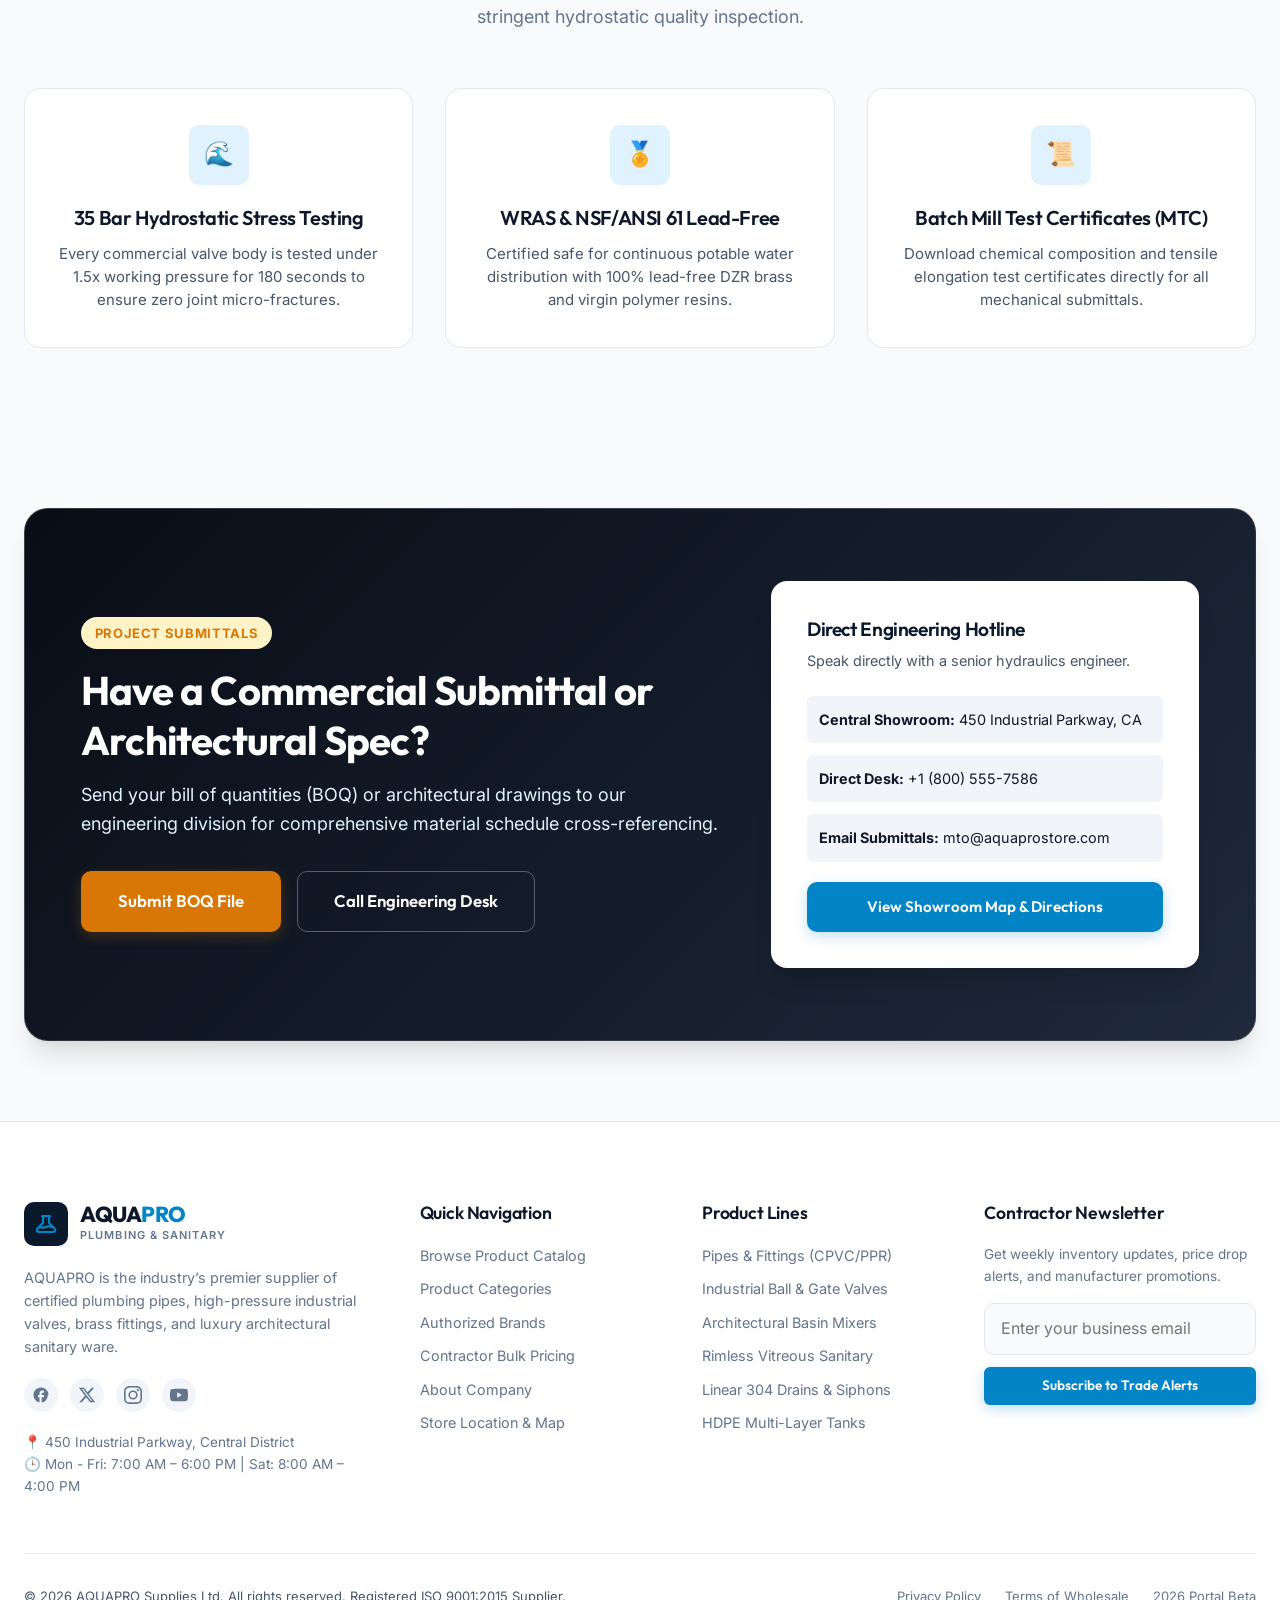
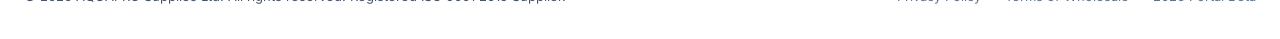
<file: index-2.html>
<!DOCTYPE html>
<html lang="en" data-theme="light" dir="ltr">

<head>
  <meta charset="UTF-8">
  <meta name="viewport" content="width=device-width, initial-scale=1.0">
  <title>AQUAPRO Studio | Architectural Plumbing & Engineered Sanitary Systems</title>
  <meta name="description"
    content="Product-focused editorial catalog of architectural bathroom fittings, precision thermostatic mixers, industrial piping manifolds, and commercial plumbing solutions.">
  <meta name="keywords"
    content="architectural plumbing, luxury sanitary ware, thermostatic mixers, commercial piping, MEP contractors, bulk plumbing supply">
  <link rel="canonical" href="https://www.aquaprostore.com/index-2.html">

  <!-- Open Graph / Social Meta -->
  <meta property="og:type" content="website">
  <meta property="og:title" content="AQUAPRO Studio - Engineered Plumbing & Sanitary Ware">
  <meta property="og:description"
    content="Discover architectural plumbing fittings and engineered piping systems. Volume contractor pricing available.">
  <meta property="og:image" content="assets/images/hero-contractor.jpg">
  <meta name="twitter:card" content="summary_large_image">

  <!-- Core Stylesheets -->
  <link rel="stylesheet" href="assets/css/style.css">
  <link rel="stylesheet" href="assets/css/dark-mode.css">
  <link rel="stylesheet" href="assets/css/rtl.css">

  <!-- JSON-LD Structured Data -->
  <script type="application/ld+json">
  {
    "@context": "https://schema.org",
    "@type": "HardwareStore",
    "name": "AQUAPRO Architectural & Industrial Plumbing",
    "image": "assets/images/hero-contractor.jpg",
    "description": "Architectural plumbing fixtures, commercial piping systems, and mechanical project supply.",
    "telephone": "+1-800-555-7586"
  }
  </script>
  <link rel="icon" type="image/svg+xml" href="assets/images/favicon.svg">
</head>

<body>
<!-- Global Header Navigation -->
  <header class="site-header" id="siteHeader">
    <div class="container">
      <div class="header-inner">
        <!-- Brand Logo -->
        <a href="index.html" class="brand-logo" aria-label="AQUAPRO Homepage">
          <div class="logo-icon">
            <svg width="24" height="24" fill="none" viewBox="0 0 24 24" stroke="currentColor">
              <path stroke-linecap="round" stroke-linejoin="round" stroke-width="2.2"
                d="M19.428 15.428a2 2 0 00-1.022-.547l-2.387-.477a6 6 0 00-3.86.517l-.318.158a6 6 0 01-3.86.517L6.05 15.21a2 2 0 00-1.806.547M8 4h8l-1 1v5.172a2 2 0 00.586 1.414l5 5c1.26 1.26.367 3.414-1.415 3.414H4.828c-1.782 0-2.674-2.154-1.414-3.414l5-5A2 2 0 009 10.172V5L8 4z" />
            </svg>
          </div>
          <div class="logo-text">
            <span class="logo-name">AQUA<span>PRO</span></span>
            <span class="logo-tagline">Architectural &amp; MEP</span>
          </div>
        </a>

        <!-- Main Navigation Links -->
        <nav class="main-nav" aria-label="Main Navigation">
          <a href="index.html" class="nav-link">Home</a>
          <a href="index-2.html" class="nav-link active">Home 2</a>
          <a href="shop.html" class="nav-link">Shop</a>
          <a href="categories.html" class="nav-link">Categories</a>
          <a href="brands.html" class="nav-link">Brands</a>
          <a href="bulk-pricing.html" class="nav-link">Bulk Pricing</a>
          <a href="about.html" class="nav-link">About</a>
          <a href="contact.html" class="nav-link">Contact</a>
        </nav>

        <!-- Header Actions -->
        <div class="header-actions">
          <button class="action-btn theme-toggle-btn" aria-label="Toggle Theme" title="Toggle Light/Dark Theme">
            <svg width="19" height="19" fill="none" viewBox="0 0 24 24" stroke="currentColor">
              <path stroke-linecap="round" stroke-linejoin="round" stroke-width="2"
                d="M20.354 15.354A9 9 0 018.646 3.646 9.003 9.003 0 0012 21a9.003 9.003 0 008.354-5.646z" />
            </svg>
          </button>

          <button class="action-btn rtl-toggle-btn" aria-label="Toggle RTL" title="Toggle RTL">
            <span style="font-size: 0.75rem; font-weight: 800;">RTL</span>
          </button>

          <button class="action-btn rfq-cart-trigger" aria-label="View RFQ Quote Tray" title="RFQ Quote Cart">
            <svg width="20" height="20" fill="none" viewBox="0 0 24 24" stroke="currentColor">
              <path stroke-linecap="round" stroke-linejoin="round" stroke-width="2"
                d="M9 5H7a2 2 0 00-2 2v12a2 2 0 002 2h10a2 2 0 002-2V7a2 2 0 00-2-2h-2M9 5a2 2 0 002 2h2a2 2 0 002-2M9 5a2 2 0 012-2h2a2 2 0 012 2m-3 7h3m-3 4h3m-6-4h.01M9 16h.01" />
            </svg>
            <span class="cart-badge" style="display: none;">0</span>
          </button>

          <a href="bulk-pricing.html" class="btn btn-primary btn-sm">Request Quote</a>

          <button class="action-btn hamburger-btn" aria-label="Open Navigation Menu" aria-expanded="false">
            <svg width="22" height="22" fill="none" viewBox="0 0 24 24" stroke="currentColor">
              <path stroke-linecap="round" stroke-linejoin="round" stroke-width="2" d="M4 6h16M4 12h16M4 18h16" />
            </svg>
          </button>
        </div>
      </div>
    </div>
  </header>

  <!-- Off-Canvas Mobile Drawer -->
  <aside class="mobile-nav-drawer" id="mobileNavDrawer" aria-label="Mobile Menu">
    <div class="drawer-header">
      <a href="index.html" class="brand-logo" aria-label="AQUAPRO Homepage">
        <div class="logo-icon">
          <svg width="24" height="24" fill="none" viewBox="0 0 24 24" stroke="currentColor">
            <path stroke-linecap="round" stroke-linejoin="round" stroke-width="2.2" d="M19.428 15.428a2 2 0 00-1.022-.547l-2.387-.477a6 6 0 00-3.86.517l-.318.158a6 6 0 01-3.86.517L6.05 15.21a2 2 0 00-1.806.547M8 4h8l-1 1v5.172a2 2 0 00.586 1.414l5 5c1.26 1.26.367 3.414-1.415 3.414H4.828c-1.782 0-2.674-2.154-1.414-3.414l5-5A2 2 0 009 10.172V5L8 4z" />
          </svg>
        </div>
        <div class="logo-text">
          <span class="logo-name">AQUA<span>PRO</span></span>
        </div>
      </a>
      <button class="drawer-close-btn" aria-label="Close Mobile Menu">✕</button>
    </div>
        <div class="mobile-nav-links">
      <a href="index.html" class="nav-link">Home</a>
      <a href="index-2.html" class="nav-link active">Home 2</a>
      <a href="shop.html" class="nav-link">Shop</a>
      <a href="categories.html" class="nav-link">Categories</a>
      <a href="brands.html" class="nav-link">Brands</a>
      <a href="bulk-pricing.html" class="nav-link">Bulk Pricing</a>
      <a href="about.html" class="nav-link">About</a>
      <a href="contact.html" class="nav-link">Contact</a>
    </div>
    <div class="mobile-drawer-footer">
      <a href="bulk-pricing.html" class="btn btn-primary" style="width: 100%; justify-content: center; display: flex; align-items: center;">Request Quote</a>
      <div class="mobile-drawer-actions" style="display: flex; justify-content: center; gap: 1rem; margin-top: 0.5rem;">
        <button class="action-btn theme-toggle-btn" aria-label="Toggle Theme" title="Toggle Light/Dark Theme">
          <svg width="19" height="19" fill="none" viewBox="0 0 24 24" stroke="currentColor">
            <path stroke-linecap="round" stroke-linejoin="round" stroke-width="2" d="M20.354 15.354A9 9 0 018.646 3.646 9.003 9.003 0 0012 21a9.003 9.003 0 008.354-5.646z" />
          </svg>
        </button>
        <button class="action-btn rtl-toggle-btn" aria-label="Toggle RTL" title="Toggle RTL">
          <span style="font-size: 0.75rem; font-weight: 800;">RTL</span>
        </button>
        <button class="action-btn rfq-cart-trigger" aria-label="View RFQ Quote Tray" title="RFQ Quote Cart">
          <svg width="20" height="20" fill="none" viewBox="0 0 24 24" stroke="currentColor">
            <path stroke-linecap="round" stroke-linejoin="round" stroke-width="2" d="M9 5H7a2 2 0 00-2 2v12a2 2 0 002 2h10a2 2 0 002-2V7a2 2 0 00-2-2h-2M9 5a2 2 0 002 2h2a2 2 0 002-2M9 5a2 2 0 012-2h2a2 2 0 012 2m-3 7h3m-3 4h3m-6-4h.01M9 16h.01" />
          </svg>
          <span class="cart-badge" style="display: none;">0</span>
        </button>
      </div>
    </div>
  </aside>

  <div class="drawer-backdrop" id="drawerBackdrop"></div>

  <!-- MAIN CONTENT: HOME 2 - EXACTLY 7 SECTIONS -->
  <main id="mainContent">

    <!-- =========================================================================
         SECTION 1: Alternative Hero — Product-Focused Editorial Layout (Home 2)
         ========================================================================= -->
    <section class="hero-home2" id="home2-hero" aria-labelledby="home2-hero-title">
      <div class="container">
        <div class="hero-home2-layout">
          <!-- Left Editorial Copy -->
          <div class="hero-home2-headline">
            <span class="section-tag">Editorial Catalog 2026</span>
            <h1 id="home2-hero-title">Engineered Plumbing Systems &amp; Architectural Sanitary Ware.</h1>
            <p class="hero-home2-subtext">
              Bridging precision mechanical engineering with high-end interior architecture. We equip architects,
              mechanical contractors, and luxury homebuilders with rigorously tested plumbing infrastructure and
              designer sanitary collections.
            </p>

            <!-- Interactive Quick Search Bar -->
            <form action="shop.html" method="GET" class="search-bar-hero">
              <input type="text" name="q" placeholder="Search by SKU, pipe diameter (DN/PN), or brand..."
                aria-label="Search Catalog">
              <button type="submit" class="btn btn-primary btn-sm">Search Catalog</button>
            </form>

            <div style="display: flex; gap: 1rem; align-items: center; font-size: 0.85rem; color: var(--text-muted);">
              <span>Trending:</span>
              <a href="shop.html?category=Valves" style="color: var(--color-accent); font-weight: 600;">PN16 Angle
                Valves</a> •
              <a href="shop.html?category=Taps+%26+Faucets" style="color: var(--color-accent); font-weight: 600;">Matte
                Graphite Mixers</a> •
              <a href="shop.html?category=Drainage" style="color: var(--color-accent); font-weight: 600;">Linear
                Drains</a>
            </div>
          </div>

          <!-- Right Floating Visual & Spec Cards -->
          <div class="hero-home2-cards">
            <!-- Card 1: Featured Tapware -->
            <div class="floating-spec-card">
              <div style="display: flex; justify-content: space-between; align-items: center; margin-bottom: 0.75rem;">
                <span class="badge badge-amber">Architectural</span>
                <span class="mono" style="font-size: 0.75rem;">WELS 5-STAR</span>
              </div>
              <img src="assets/images/products/prod-basin-mixer.jpg" alt="Matte Graphite Basin Mixer"
                style="height: 130px; width: 100%; margin: 0 auto 0.75rem; object-fit: cover; border-radius: var(--radius-md);">
              <h4 style="font-size: 1rem; margin-bottom: 0.2rem;">Matte Graphite Basin Mixer</h4>
              <p style="font-size: 0.8rem; color: var(--text-muted); margin-bottom: 0.75rem;">PVD Scratch-Resistant
                Finish</p>
              <div style="display: flex; justify-content: space-between; align-items: center;">
                <strong style="color: var(--text-primary);">$185.00</strong>
                <button class="btn btn-outline btn-sm add-to-rfq-btn" data-product-id="tap-01">+ RFQ</button>
              </div>
            </div>

            <!-- Card 2: Commercial Valve -->
            <div class="floating-spec-card">
              <div style="display: flex; justify-content: space-between; align-items: center; margin-bottom: 0.75rem;">
                <span class="badge badge-blue">Industrial</span>
                <span class="mono" style="font-size: 0.75rem;">PN25 / 360 PSI</span>
              </div>
              <img src="assets/images/products/prod-ball-valve.jpg" alt="Industrial Ball Valve"
                style="height: 130px; width: 100%; margin: 0 auto 0.75rem; object-fit: cover; border-radius: var(--radius-md);">
              <h4 style="font-size: 1rem; margin-bottom: 0.2rem;">Full-Bore Flanged Valve</h4>
              <p style="font-size: 0.8rem; color: var(--text-muted); margin-bottom: 0.75rem;">Cast Iron &amp; DZR Brass
                Body</p>
              <div style="display: flex; justify-content: space-between; align-items: center;">
                <strong style="color: var(--text-primary);">$110.00</strong>
                <button class="btn btn-outline btn-sm add-to-rfq-btn" data-product-id="valve-02">+ RFQ</button>
              </div>
            </div>

            <!-- Card 3: Wide Commercial Pipeline Highlight -->
            <div class="floating-spec-card highlighted">
              <div style="display: flex; justify-content: space-between; align-items: center;">
                <div>
                  <h4 style="font-size: 1.15rem; margin-bottom: 0.3rem;">Contractor Staging &amp; Crane Logistics</h4>
                  <p style="font-size: 0.85rem; margin: 0;">Multi-floor bundled delivery for high-rise residential &amp;
                    hotel towers.</p>
                </div>
                <a href="bulk-pricing.html" class="btn btn-gold btn-sm">Schedule Delivery</a>
              </div>
            </div>
          </div>
        </div>
      </div>
    </section>

    <!-- =========================================================================
         SECTION 2: Shop by Product Type (Split Dual Architecture)
         ========================================================================= -->
    <section class="section" id="home2-product-types" aria-labelledby="types-title">
      <div class="container">
        <div class="section-header text-center">
          <span class="section-tag">Curated Collections</span>
          <h2 id="types-title" class="section-title">Two Dedicated Product Divisions</h2>
          <p class="section-subtitle">
            Whether engineering mechanical risers or curating luxury bathroom suites, explore our specialized divisions.
          </p>
        </div>

        <div class="grid grid-2" style="gap: 2.5rem;">
          <!-- Division 1: Industrial MEP & Piping -->
          <div
            style="background: var(--bg-surface); border: 1px solid var(--border-color); border-radius: var(--radius-xl); overflow: hidden; box-shadow: var(--shadow-card); transition: transform 0.3s ease;"
            class="product-card">
            <div style="height: 260px; overflow: hidden; position: relative;">
              <img src="assets/images/valves-pipes.jpg" alt="Industrial Piping and Pressure Valves"
                style="width: 100%; height: 100%; object-fit: cover;">
              <div
                style="position: absolute; inset: 0; background: linear-gradient(to top, rgba(11,25,44,0.85) 0%, transparent 60%); display: flex; align-items: flex-end; justify-content: center; padding: 2rem;">
                <span class="badge badge-amber" style="font-size: 0.85rem;">Division 01: MEP Infrastructure</span>
              </div>
            </div>
            <div style="padding: 2rem;">
              <h3 style="margin-bottom: 0.75rem;">Industrial Piping, Valves &amp; Water Storage</h3>
              <p style="color: var(--text-secondary); font-size: 0.95rem; margin-bottom: 1.5rem;">
                High-temperature CPVC SDR 11, multi-layer PPR composite pipes, PN16/PN25 industrial ball &amp; gate
                valves, HDPE storage vessels, and stainless sump drainage.
              </p>
              <div style="display: flex; gap: 0.5rem; flex-wrap: wrap; margin-bottom: 1.5rem;">
                <span class="spec-pill">CPVC SDR 11</span>
                <span class="spec-pill">PPR-AL-PPR</span>
                <span class="spec-pill">Cast Iron PRVs</span>
                <span class="spec-pill">HDPE 5,000L</span>
              </div>
              <a href="shop.html?category=Pipes+%26+Fittings" class="btn btn-primary" style="width: 100%;">Browse
                Industrial Catalog</a>
            </div>
          </div>

          <!-- Division 2: Architectural Sanitary -->
          <div
            style="background: var(--bg-surface); border: 1px solid var(--border-color); border-radius: var(--radius-xl); overflow: hidden; box-shadow: var(--shadow-card); transition: transform 0.3s ease;"
            class="product-card">
            <div style="height: 260px; overflow: hidden; position: relative;">
              <img src="assets/images/sanitary-bath.jpg" alt="Architectural Sanitary and Luxury Bathroom Fittings"
                style="width: 100%; height: 100%; object-fit: cover;">
              <div
                style="position: absolute; inset: 0; background: linear-gradient(to top, rgba(11,25,44,0.85) 0%, transparent 60%); display: flex; align-items: flex-end; justify-content: center; padding: 2rem;">
                <span class="badge badge-blue" style="font-size: 0.85rem;">Division 02: Architectural Bath</span>
              </div>
            </div>
            <div style="padding: 2rem;">
              <h3 style="margin-bottom: 0.75rem;">Luxury Sanitary Ware, Faucets &amp; Showers</h3>
              <p style="color: var(--text-secondary); font-size: 0.95rem; margin-bottom: 1.5rem;">
                Vitreous china wall-hung rimless WCs, PVD coated graphite and brushed bronze mixer taps, concealed
                thermostatic rain shower suites, and 304 linear tile drains.
              </p>
              <div style="display: flex; gap: 0.5rem; flex-wrap: wrap; margin-bottom: 1.5rem;">
                <span class="spec-pill">Rimless Ceramic</span>
                <span class="spec-pill">PVD Finishes</span>
                <span class="spec-pill">Thermostatic 38°</span>
                <span class="spec-pill">AISI 304 Linear</span>
              </div>
              <a href="shop.html?category=Sanitary+Ware" class="btn btn-secondary" style="width: 100%;">Browse Sanitary
                Catalog</a>
            </div>
          </div>
        </div>
      </div>
    </section>

    <!-- =========================================================================
         SECTION 3: Popular Product Collection (Masonry & Editorial Grid)
         ========================================================================= -->
    <section class="section" style="background: var(--bg-surface-alt);" id="home2-popular-collection"
      aria-labelledby="pop-title">
      <div class="container">
        <div class="section-header"
          style="display: flex; justify-content: space-between; align-items: flex-end; flex-wrap: wrap; gap: 1rem;">
          <div>
            <span class="section-tag">High-Demand Fittings</span>
            <h2 id="pop-title" class="section-title">Contractor Favorites &amp; Designer Picks</h2>
            <p class="section-subtitle">Top moving inventory backed by full hydrostatic test certifications.</p>
          </div>
          <div style="display: flex; gap: 0.5rem;">
            <a href="shop.html" class="btn btn-outline btn-sm">Explore All Products</a>
          </div>
        </div>

        <div class="grid grid-3">
          <!-- Product 1 -->
          <article class="product-card">
            <div class="product-thumb">
              <span class="badge badge-amber product-badge-top">Thermostatic</span>
              <img src="assets/images/products/prod-shower-system.jpg" alt="Concealed Thermostatic Shower System"
                loading="lazy">
              <button class="btn btn-secondary btn-sm product-quick-btn quick-view-trigger"
                data-product-id="shower-01">Quick View</button>
            </div>
            <div class="product-info">
              <div class="product-meta">
                <span>Kohler Architectural</span>
                <span class="mono">KHL-SHW-300</span>
              </div>
              <h4 class="product-title"><a href="product-details.html?id=shower-01">Concealed Thermostatic Shower System
                  300mm</a></h4>
              <div class="product-specs-list">
                <span class="spec-pill">Brushed Bronze</span>
                <span class="spec-pill">38°C Safety Stop</span>
              </div>
              <div class="product-footer">
                <div class="product-price">$450.00 <span class="unit">/ set</span></div>
                <button class="btn btn-primary btn-sm add-to-rfq-btn" data-product-id="shower-01">+ Quote</button>
              </div>
            </div>
          </article>

          <!-- Product 2 -->
          <article class="product-card">
            <div class="product-thumb">
              <span class="badge badge-blue product-badge-top">Stainless 304</span>
              <img src="assets/images/products/prod-linear-drain.jpg" alt="Stainless Linear Drain" loading="lazy">
              <button class="btn btn-secondary btn-sm product-quick-btn quick-view-trigger"
                data-product-id="drain-01">Quick View</button>
            </div>
            <div class="product-info">
              <div class="product-meta">
                <span>Jaquar Wetroom</span>
                <span class="mono">JQR-DRN-600</span>
              </div>
              <h4 class="product-title"><a href="product-details.html?id=drain-01">304 Stainless Steel Tile-Insert
                  Linear Drain</a></h4>
              <div class="product-specs-list">
                <span class="spec-pill">AISI 304</span>
                <span class="spec-pill">DN50 High Flow</span>
              </div>
              <div class="product-footer">
                <div class="product-price">$75.00 <span class="unit">/ unit</span></div>
                <button class="btn btn-primary btn-sm add-to-rfq-btn" data-product-id="drain-01">+ Quote</button>
              </div>
            </div>
          </article>

          <!-- Product 3 -->
          <article class="product-card">
            <div class="product-thumb">
              <span class="badge badge-green product-badge-top">Water Storage</span>
              <img src="assets/images/products/prod-water-tank.jpg" alt="5-Layer HDPE Water Storage Tank"
                loading="lazy">
              <button class="btn btn-secondary btn-sm product-quick-btn quick-view-trigger"
                data-product-id="tank-01">Quick View</button>
            </div>
            <div class="product-info">
              <div class="product-meta">
                <span>Supreme Tanks</span>
                <span class="mono">SUP-TNK-2000</span>
              </div>
              <h4 class="product-title"><a href="product-details.html?id=tank-01">5-Layer Anti-Bacterial HDPE Water
                  Tank</a></h4>
              <div class="product-specs-list">
                <span class="spec-pill">2,000 Liters</span>
                <span class="spec-pill">UV-Stabilized</span>
              </div>
              <div class="product-footer">
                <div class="product-price">$480.00 <span class="unit">/ unit</span></div>
                <button class="btn btn-primary btn-sm add-to-rfq-btn" data-product-id="tank-01">+ Quote</button>
              </div>
            </div>
          </article>
        </div>
      </div>
    </section>

    <!-- =========================================================================
         SECTION 4: Smart Solutions for Every Project (Tabbed Architectural Matrix)
         ========================================================================= -->
    <section class="section" id="home2-project-solutions" aria-labelledby="matrix-title">
      <div class="container">
        <div class="section-header text-center">
          <span class="section-tag">Engineered Packages</span>
          <h2 id="matrix-title" class="section-title">Smart Plumbing Solutions by Sector</h2>
          <p class="section-subtitle">
            Tailored specification schedules engineered to meet strict regional plumbing codes and hydraulic standards.
          </p>
        </div>

        <div style="display: grid; grid-template-columns: repeat(4, 1fr); gap: 1rem; margin-bottom: 2.5rem;">
          <div class="project-selector-card active" data-project="residential"
            style="background: var(--bg-surface); border: 1px solid var(--border-color); border-radius: var(--radius-lg); padding: 1.5rem; text-align: center; cursor: pointer; transition: all 0.2s ease;">
            <div style="font-size: 2rem; margin-bottom: 0.5rem;">🏡</div>
            <h4 style="font-size: 1.05rem; margin-bottom: 0.2rem;">Residential Villas</h4>
            <span style="font-size: 0.75rem; color: var(--text-muted);">High-End Luxury</span>
          </div>

          <div class="project-selector-card" data-project="commercial"
            style="background: var(--bg-surface); border: 1px solid var(--border-color); border-radius: var(--radius-lg); padding: 1.5rem; text-align: center; cursor: pointer; transition: all 0.2s ease;">
            <div style="font-size: 2rem; margin-bottom: 0.5rem;">🏢</div>
            <h4 style="font-size: 1.05rem; margin-bottom: 0.2rem;">Office Towers</h4>
            <span style="font-size: 0.75rem; color: var(--text-muted);">High-Traffic MEP</span>
          </div>

          <div class="project-selector-card" data-project="hospital"
            style="background: var(--bg-surface); border: 1px solid var(--border-color); border-radius: var(--radius-lg); padding: 1.5rem; text-align: center; cursor: pointer; transition: all 0.2s ease;">
            <div style="font-size: 2rem; margin-bottom: 0.5rem;">🏥</div>
            <h4 style="font-size: 1.05rem; margin-bottom: 0.2rem;">Hospitals &amp; Clinics</h4>
            <span style="font-size: 0.75rem; color: var(--text-muted);">Sterile Sanitation</span>
          </div>

          <div class="project-selector-card" data-project="hospitality"
            style="background: var(--bg-surface); border: 1px solid var(--border-color); border-radius: var(--radius-lg); padding: 1.5rem; text-align: center; cursor: pointer; transition: all 0.2s ease;">
            <div style="font-size: 2rem; margin-bottom: 0.5rem;">🏨</div>
            <h4 style="font-size: 1.05rem; margin-bottom: 0.2rem;">Hotels &amp; Resorts</h4>
            <span style="font-size: 0.75rem; color: var(--text-muted);">Acoustic Silent Waste</span>
          </div>
        </div>

        <div id="projectFinderOutput">
          <!-- Dynamic JS Output -->
          <div
            style="background: var(--bg-surface-elevated); border: 1px solid var(--border-color); border-radius: var(--radius-lg); padding: 2.5rem; box-shadow: var(--shadow-card);">
            <div style="display: flex; align-items: center; justify-content: space-between; margin-bottom: 1rem;">
              <span class="badge badge-amber">Custom MEP Bill of Materials</span>
              <a href="bulk-pricing.html" class="btn btn-primary btn-sm">Request BOQ Pricing Schedule</a>
            </div>
            <h3 style="margin-bottom: 0.5rem; color: var(--text-primary);">High-End Residential Villa Package</h3>
            <p style="color: var(--text-secondary); margin-bottom: 1.5rem;">
              Recommended sanitary ware, CPVC water distribution, silent drainage, and thermostatic bath fittings.
            </p>
            <ul style="display: grid; grid-template-columns: repeat(auto-fit, minmax(240px, 1fr)); gap: 0.75rem;">
              <li style="display: flex; align-items: flex-start; gap: 0.6rem; font-size: 0.9rem; font-weight: 600;"><span
                  style="color: var(--color-success); margin-top: 1px;">✓</span> CPVC SDR 11 Hot/Cold Piping</li>
              <li style="display: flex; align-items: flex-start; gap: 0.6rem; font-size: 0.9rem; font-weight: 600;"><span
                  style="color: var(--color-success); margin-top: 1px;">✓</span> Rimless Wall-Hung Smart WCs</li>
              <li style="display: flex; align-items: flex-start; gap: 0.6rem; font-size: 0.9rem; font-weight: 600;"><span
                  style="color: var(--color-success); margin-top: 1px;">✓</span> Concealed Thermostatic Shower Mixers</li>
              <li style="display: flex; align-items: flex-start; gap: 0.6rem; font-size: 0.9rem; font-weight: 600;"><span
                  style="color: var(--color-success); margin-top: 1px;">✓</span> Tile-Insert 304 Linear Drains</li>
              <li style="display: flex; align-items: flex-start; gap: 0.6rem; font-size: 0.9rem; font-weight: 600;"><span
                  style="color: var(--color-success); margin-top: 1px;">✓</span> Multi-Layer HDPE Overhead Water Tank</li>
            </ul>
          </div>
        </div>
      </div>
    </section>

    <!-- =========================================================================
         SECTION 5: Contractor Bulk Buying (Live Volume Discount Schedule)
         ========================================================================= -->
    <section class="section" style="background: var(--bg-surface-alt);" id="home2-bulk-buying"
      aria-labelledby="bulk-title">
      <div class="container">
        <div
          style="background: var(--bg-surface); border: 1px solid var(--border-color); border-radius: var(--radius-xl); padding: 4rem 3rem; box-shadow: var(--shadow-card);">
          <div class="grid grid-2" style="align-items: center; gap: 3.5rem;">
            <div>
              <span class="section-tag gold">Volume Procurement</span>
              <h2 id="bulk-title" class="section-title">Direct Factory-Volume Pricing Schedules</h2>
              <p style="color: var(--text-secondary); font-size: 1.05rem; margin-bottom: 1.5rem;">
                Eliminate supplier markups. We offer tiered bulk pricing for commercial mechanical contractors, plumbing
                subcontractors, and institutional maintenance teams.
              </p>
              <div style="display: flex; flex-direction: column; gap: 1rem; margin-bottom: 2rem;">
                <div style="display: flex; gap: 0.75rem; align-items: flex-start;">
                  <span
                    style="width: 24px; height: 24px; border-radius: 50%; background: var(--color-accent-light); color: var(--color-accent); display: flex; align-items: center; justify-content: center; font-weight: bold; font-size: 0.8rem; flex-shrink: 0;">1</span>
                  <span><strong>Full Pallet &amp; Bundle Rates:</strong> Standardized bulk packaging discounts.</span>
                </div>
                <div style="display: flex; gap: 0.75rem; align-items: flex-start;">
                  <span
                    style="width: 24px; height: 24px; border-radius: 50%; background: var(--color-accent-light); color: var(--color-accent); display: flex; align-items: center; justify-content: center; font-weight: bold; font-size: 0.8rem; flex-shrink: 0;">2</span>
                  <span><strong>Dedicated Key Account Manager:</strong> Direct phone &amp; WhatsApp
                    communication.</span>
                </div>
                <div style="display: flex; gap: 0.75rem; align-items: flex-start;">
                  <span
                    style="width: 24px; height: 24px; border-radius: 50%; background: var(--color-accent-light); color: var(--color-accent); display: flex; align-items: center; justify-content: center; font-weight: bold; font-size: 0.8rem; flex-shrink: 0;">3</span>
                  <span><strong>Staggered Warehouse Call-Offs:</strong> Reserve stock &amp; dispatch on demand.</span>
                </div>
              </div>
              <a href="bulk-pricing.html" class="btn btn-gold btn-lg">Calculate Trade Discounts</a>
            </div>

            <!-- Visual Preview Card -->
            <div
              style="background: var(--bg-surface-subtle); border: 1px solid var(--border-color); border-radius: var(--radius-lg); padding: 2rem;">
              <h4 style="margin-bottom: 1rem;">Typical Contractor Order Breakdown</h4>
              <div style="display: flex; flex-direction: column; gap: 0.75rem; font-size: 0.9rem;">
                <div
                  style="display: flex; justify-content: space-between; padding: 0.5rem; background: var(--bg-surface); border-radius: var(--radius-sm);">
                  <span>500x CPVC 90° Elbows (SDR 11)</span>
                  <strong style="color: var(--color-success);">-25% Trade Rate</strong>
                </div>
                <div
                  style="display: flex; justify-content: space-between; padding: 0.5rem; background: var(--bg-surface); border-radius: var(--radius-sm);">
                  <span>50x Heavy DZR Brass Angle Valves</span>
                  <strong style="color: var(--color-success);">-20% Trade Rate</strong>
                </div>
                <div
                  style="display: flex; justify-content: space-between; padding: 0.5rem; background: var(--bg-surface); border-radius: var(--radius-sm);">
                  <span>20x Concealed Thermostatic Showers</span>
                  <strong style="color: var(--color-success);">-30% Project Rate</strong>
                </div>
                <div
                  style="display: flex; justify-content: space-between; padding: 0.75rem; background: var(--color-primary); color: #ffffff; border-radius: var(--radius-sm); margin-top: 0.5rem;">
                  <span>Estimated Total Project Savings</span>
                  <strong style="color: #38bdf8;">$4,850.00 USD</strong>
                </div>
              </div>
            </div>
          </div>
        </div>
      </div>
    </section>

    <!-- =========================================================================
         SECTION 6: Brands & Quality Promise (Hydrostatic Test & Warranty)
         ========================================================================= -->
    <section class="section" id="home2-quality-promise" aria-labelledby="promise-title">
      <div class="container">
        <div class="section-header text-center">
          <span class="section-tag">Quality Assurance</span>
          <h2 id="promise-title" class="section-title">Zero-Defect Hydrostatic Testing Guarantee</h2>
          <p class="section-subtitle">
            Every valve, fitting, and manifold that leaves our distribution facility undergoes stringent hydrostatic
            quality inspection.
          </p>
        </div>

        <div class="grid grid-3">
          <div class="feature-box" style="text-align: center;">
            <div class="feature-icon-circle" style="margin: 0 auto 1.25rem;">🌊</div>
            <h4>35 Bar Hydrostatic Stress Testing</h4>
            <p>Every commercial valve body is tested under 1.5x working pressure for 180 seconds to ensure zero joint
              micro-fractures.</p>
          </div>

          <div class="feature-box" style="text-align: center;">
            <div class="feature-icon-circle" style="margin: 0 auto 1.25rem;">🏅</div>
            <h4>WRAS &amp; NSF/ANSI 61 Lead-Free</h4>
            <p>Certified safe for continuous potable water distribution with 100% lead-free DZR brass and virgin polymer
              resins.</p>
          </div>

          <div class="feature-box" style="text-align: center;">
            <div class="feature-icon-circle" style="margin: 0 auto 1.25rem;">📜</div>
            <h4>Batch Mill Test Certificates (MTC)</h4>
            <p>Download chemical composition and tensile elongation test certificates directly for all mechanical
              submittals.</p>
          </div>
        </div>
      </div>
    </section>

    <!-- =========================================================================
         SECTION 7: Final Store Enquiry CTA (Architectural & Contractor RFQ)
         ========================================================================= -->
    <section class="section" id="home2-final-cta" aria-labelledby="h2-cta-title">
      <div class="container">
        <div class="cta-section-box"
          style="background: linear-gradient(135deg, #090d16 0%, #1e293b 100%); border: 1px solid rgba(255,255,255,0.15);">
          <div>
            <span class="section-tag gold">Project Submittals</span>
            <h2 id="h2-cta-title">Have a Commercial Submittal or Architectural Spec?</h2>
            <p>
              Send your bill of quantities (BOQ) or architectural drawings to our engineering division for comprehensive
              material schedule cross-referencing.
            </p>
            <div style="display: flex; gap: 1rem; flex-wrap: wrap;">
              <a href="bulk-pricing.html" class="btn btn-gold btn-lg">Submit BOQ File</a>
              <a href="tel:+18005557586" class="btn btn-outline-white btn-lg">Call Engineering Desk</a>
            </div>
          </div>

          <div class="cta-card-white">
            <h4>Direct Engineering Hotline</h4>
            <p>Speak directly with a senior hydraulics engineer.</p>
            <div style="display: flex; flex-direction: column; gap: 0.75rem; font-size: 0.9rem;">
              <div style="padding: 0.75rem; background: var(--bg-surface-subtle); border-radius: var(--radius-sm);">
                <strong>Central Showroom:</strong> 450 Industrial Parkway, CA
              </div>
              <div style="padding: 0.75rem; background: var(--bg-surface-subtle); border-radius: var(--radius-sm);">
                <strong>Direct Desk:</strong> +1 (800) 555-7586
              </div>
              <div style="padding: 0.75rem; background: var(--bg-surface-subtle); border-radius: var(--radius-sm);">
                <strong>Email Submittals:</strong> mto@aquaprostore.com
              </div>
            </div>
            <div style="margin-top: 1.25rem;">
              <a href="contact.html" class="btn btn-primary" style="width: 100%;">View Showroom Map &amp; Directions</a>
            </div>
          </div>
        </div>
      </div>
    </section>

  </main>

  <!-- Global Footer -->
  <footer class="site-footer">
    <div class="container">
      <div class="footer-grid">
        <!-- Col 1 -->
        <div class="footer-col">
          <a href="index.html" class="brand-logo" style="margin-bottom: 1.25rem;">
            <div class="logo-icon">
              <svg width="24" height="24" fill="none" viewBox="0 0 24 24" stroke="currentColor">
                <path stroke-linecap="round" stroke-linejoin="round" stroke-width="2.2" d="M19.428 15.428a2 2 0 00-1.022-.547l-2.387-.477a6 6 0 00-3.86.517l-.318.158a6 6 0 01-3.86.517L6.05 15.21a2 2 0 00-1.806.547M8 4h8l-1 1v5.172a2 2 0 00.586 1.414l5 5c1.26 1.26.367 3.414-1.415 3.414H4.828c-1.782 0-2.674-2.154-1.414-3.414l5-5A2 2 0 009 10.172V5L8 4z" />
              </svg>
            </div>
            <div class="logo-text">
              <span class="logo-name">AQUA<span>PRO</span></span>
              <span class="logo-tagline">Plumbing &amp; Sanitary</span>
            </div>
          </a>
          <p style="color: #94a3b8; font-size: 0.9rem; line-height: 1.6;">
            AQUAPRO is the industry’s premier supplier of certified plumbing pipes, high-pressure industrial valves,
            brass fittings, and luxury architectural sanitary ware.
          </p>
          <div class="footer-socials">
            <a href="#" class="social-icon" aria-label="Facebook">
              <svg width="18" height="18" fill="currentColor" viewBox="0 0 24 24">
                <path
                  d="M22 12c0-5.52-4.48-10-10-10S2 6.48 2 12c0 4.84 3.44 8.87 8 9.8V15H8v-3h2V9.5C10 7.57 11.57 6 13.5 6H16v3h-2c-.55 0-1 .45-1 1v2h3v3h-3v6.95c4.56-.93 8-4.96 8-9.75z" />
              </svg>
            </a>
            <a href="#" class="social-icon" aria-label="X (formerly Twitter)">
              <svg width="18" height="18" fill="currentColor" viewBox="0 0 24 24">
                <path
                  d="M18.244 2.25h3.308l-7.227 8.26 8.502 11.24H16.17l-5.214-6.817L4.99 21.75H1.68l7.73-8.835L1.254 2.25H8.08l4.713 6.231zm-1.161 17.52h1.833L7.084 4.126H5.117z" />
              </svg>
            </a>
            <a href="#" class="social-icon" aria-label="Instagram">
              <svg width="18" height="18" fill="currentColor" viewBox="0 0 24 24">
                <path
                  d="M12 2.163c3.204 0 3.584.012 4.85.07 3.252.148 4.771 1.691 4.919 4.919.058 1.265.069 1.645.069 4.849 0 3.205-.012 3.584-.069 4.849-.149 3.225-1.664 4.771-4.919 4.919-1.266.058-1.644.07-4.85.07-3.204 0-3.584-.012-4.849-.07-3.26-.149-4.771-1.699-4.919-4.92-.058-1.265-.07-1.644-.07-4.849 0-3.204.013-3.583.07-4.849.149-3.227 1.664-4.771 4.919-4.919 1.266-.057 1.645-.069 4.849-.069zM12 0C8.741 0 8.333.014 7.053.072 2.695.272.273 2.69.073 7.051.014 8.333 0 8.741 0 12c0 3.259.014 3.668.072 4.948.2 4.358 2.618 6.78 6.98 6.98 1.281.058 1.689.072 4.948.072 3.259 0 3.668-.014 4.948-.072 4.354-.2 6.782-2.618 6.979-6.98.059-1.28.073-1.689.073-4.948 0-3.259-.014-3.667-.072-4.947-.196-4.354-2.617-6.78-6.979-6.98C15.668.014 15.259 0 12 0zm0 5.838a6.162 6.162 0 100 12.324 6.162 6.162 0 000-12.324zM12 16a4 4 0 110-8 4 4 0 010 8zm6.406-11.845a1.44 1.44 0 100 2.881 1.44 1.44 0 000-2.881z" />
              </svg>
            </a>
            <a href="#" class="social-icon" aria-label="YouTube">
              <svg width="18" height="18" fill="currentColor" viewBox="0 0 24 24">
                <path
                  d="M23.498 6.163a3.003 3.003 0 00-2.11-2.11C19.517 3.545 12 3.545 12 3.545s-7.517 0-9.388.508a3.003 3.003 0 00-2.11 2.11C0 8.033 0 12 0 12s0 3.967.502 5.837a3.003 3.003 0 002.11 2.11c1.871.508 9.388.508 9.388.508s7.517 0 9.388-.508a3.002 3.002 0 002.11-2.11C24 15.967 24 12 24 12s0-3.967-.502-5.837zM9.545 15.568V8.432L15.818 12l-6.273 3.568z" />
              </svg>
            </a>
          </div>
          <div style="margin-top: 1.25rem; font-size: 0.85rem; color: #cbd5e1;">
            📍 450 Industrial Parkway, Central District<br>
            🕒 Mon - Fri: 7:00 AM – 6:00 PM | Sat: 8:00 AM – 4:00 PM
          </div>
        </div>

        <!-- Col 2 -->
        <div class="footer-col">
          <h5>Quick Navigation</h5>
          <div class="footer-links">
            <a href="shop.html">Browse Product Catalog</a>
            <a href="categories.html">Product Categories</a>
            <a href="brands.html">Authorized Brands</a>
            <a href="bulk-pricing.html">Contractor Bulk Pricing</a>
            <a href="about.html">About Company</a>
            <a href="contact.html">Store Location &amp; Map</a>
          </div>
        </div>

        <!-- Col 3 -->
        <div class="footer-col">
          <h5>Product Lines</h5>
          <div class="footer-links">
            <a href="shop.html?category=Pipes+%26+Fittings">Pipes &amp; Fittings (CPVC/PPR)</a>
            <a href="shop.html?category=Valves">Industrial Ball &amp; Gate Valves</a>
            <a href="shop.html?category=Taps+%26+Faucets">Architectural Basin Mixers</a>
            <a href="shop.html?category=Sanitary+Ware">Rimless Vitreous Sanitary</a>
            <a href="shop.html?category=Drainage">Linear 304 Drains &amp; Siphons</a>
            <a href="shop.html?category=Water+Storage">HDPE Multi-Layer Tanks</a>
          </div>
        </div>

        <!-- Col 4 -->
        <div class="footer-col">
          <h5>Contractor Newsletter</h5>
          <p style="font-size: 0.85rem; color: #94a3b8;">
            Get weekly inventory updates, price drop alerts, and manufacturer promotions.
          </p>
          <form class="footer-newsletter" data-validate="true">
            <input type="email" placeholder="Enter your business email" required aria-label="Business Email">
            <button type="submit" class="btn btn-primary btn-sm" style="width: 100%;">Subscribe to Trade Alerts</button>
          </form>
        </div>
      </div>

      <div class="footer-bottom">
        <div>
          © 2026 AQUAPRO Supplies Ltd. All rights reserved. Registered ISO 9001:2015 Supplier.
        </div>
        <div style="display: flex; gap: 1.5rem;">
          <a href="about.html" style="color: #94a3b8;">Privacy Policy</a>
          <a href="about.html" style="color: #94a3b8;">Terms of Wholesale</a>
          <a href="coming-soon.html" style="color: #38bdf8;">2026 Portal Beta</a>
        </div>
      </div>
    </div>
  </footer>

  <!-- Quick View Modal & RFQ Drawer Markup -->
  <div class="modal-backdrop" id="quickViewModal" role="dialog" aria-modal="true" aria-labelledby="qvTitle">
    <div class="modal-dialog">
      <button class="modal-close-btn" aria-label="Close Modal">✕</button>
      <div style="display: grid; grid-template-columns: 1fr 1.2fr; gap: 2rem; padding: 2.5rem;">
        <div
          style="background: var(--bg-surface-subtle); border-radius: var(--radius-md); padding: 1.5rem; display: flex; align-items: center; justify-content: center;">
          <img id="qvImage" src="assets/images/products/prod-angle-valve.jpg" alt="Product Image"
            style="max-height: 260px; object-fit: contain;">
        </div>
        <div>
          <div style="display: flex; gap: 0.5rem; margin-bottom: 0.5rem;">
            <span class="badge badge-blue" id="qvCategory">Valves</span>
            <span class="badge badge-green">In Stock</span>
          </div>
          <h3 id="qvTitle" style="margin-bottom: 0.5rem;">Product Title</h3>
          <div style="font-size: 0.8rem; color: var(--text-muted); margin-bottom: 1rem;">
            Brand: <strong id="qvBrand" style="color: var(--text-primary);">Watts</strong> | SKU: <span id="qvSku"
              class="mono">WTT-AV-16</span>
          </div>
          <div style="font-size: 1.5rem; font-weight: 800; color: var(--text-primary); margin-bottom: 1rem;"
            id="qvPrice">$18.50</div>
          <p id="qvDescription"
            style="font-size: 0.875rem; color: var(--text-secondary); margin-bottom: 1.25rem; line-height: 1.5;">Product
            description</p>
          <div
            style="display: grid; grid-template-columns: 1fr 1fr; gap: 0.5rem; font-size: 0.8rem; background: var(--bg-surface-subtle); padding: 0.75rem; border-radius: var(--radius-sm); margin-bottom: 1.5rem;">
            <div>Material: <strong id="qvMaterial">DZR Brass</strong></div>
            <div>Rating: <strong id="qvRating">PN16</strong></div>
          </div>
          <div style="display: flex; gap: 0.75rem; align-items: center;">
            <button class="btn btn-primary add-to-rfq-btn" id="qvAddRfqBtn" data-product-id="valve-01"
              style="flex: 1;">+ Add to RFQ List</button>
            <a href="bulk-pricing.html" class="btn btn-gold">Bulk Quote</a>
          </div>
        </div>
      </div>
    </div>
  </div>

  <div class="rfq-drawer" id="rfqDrawer" aria-label="Request For Quote Drawer">
    <div class="rfq-header">
      <div style="display: flex; align-items: center; gap: 0.5rem;">
        <svg width="20" height="20" fill="none" viewBox="0 0 24 24" stroke="currentColor">
          <path stroke-linecap="round" stroke-linejoin="round" stroke-width="2"
            d="M9 5H7a2 2 0 00-2 2v12a2 2 0 002 2h10a2 2 0 002-2V7a2 2 0 00-2-2h-2M9 5a2 2 0 002 2h2a2 2 0 002-2M9 5a2 2 0 012-2h2a2 2 0 012 2" />
        </svg>
        <h4 style="margin: 0;">RFQ Quote Tray (<span id="rfqTotalItems">0</span>)</h4>
      </div>
      <button class="rfq-close-btn" style="font-size: 1.25rem;">✕</button>
    </div>
    <div class="rfq-body" id="rfqItemList"></div>
    <div class="rfq-footer">
      <button class="btn btn-primary" id="submitRfqBtn" style="width: 100%;">Submit Items for Bulk Quote</button>
    </div>
  </div>

  <script src="assets/js/main.js"></script>
</body>

</html>
</file>
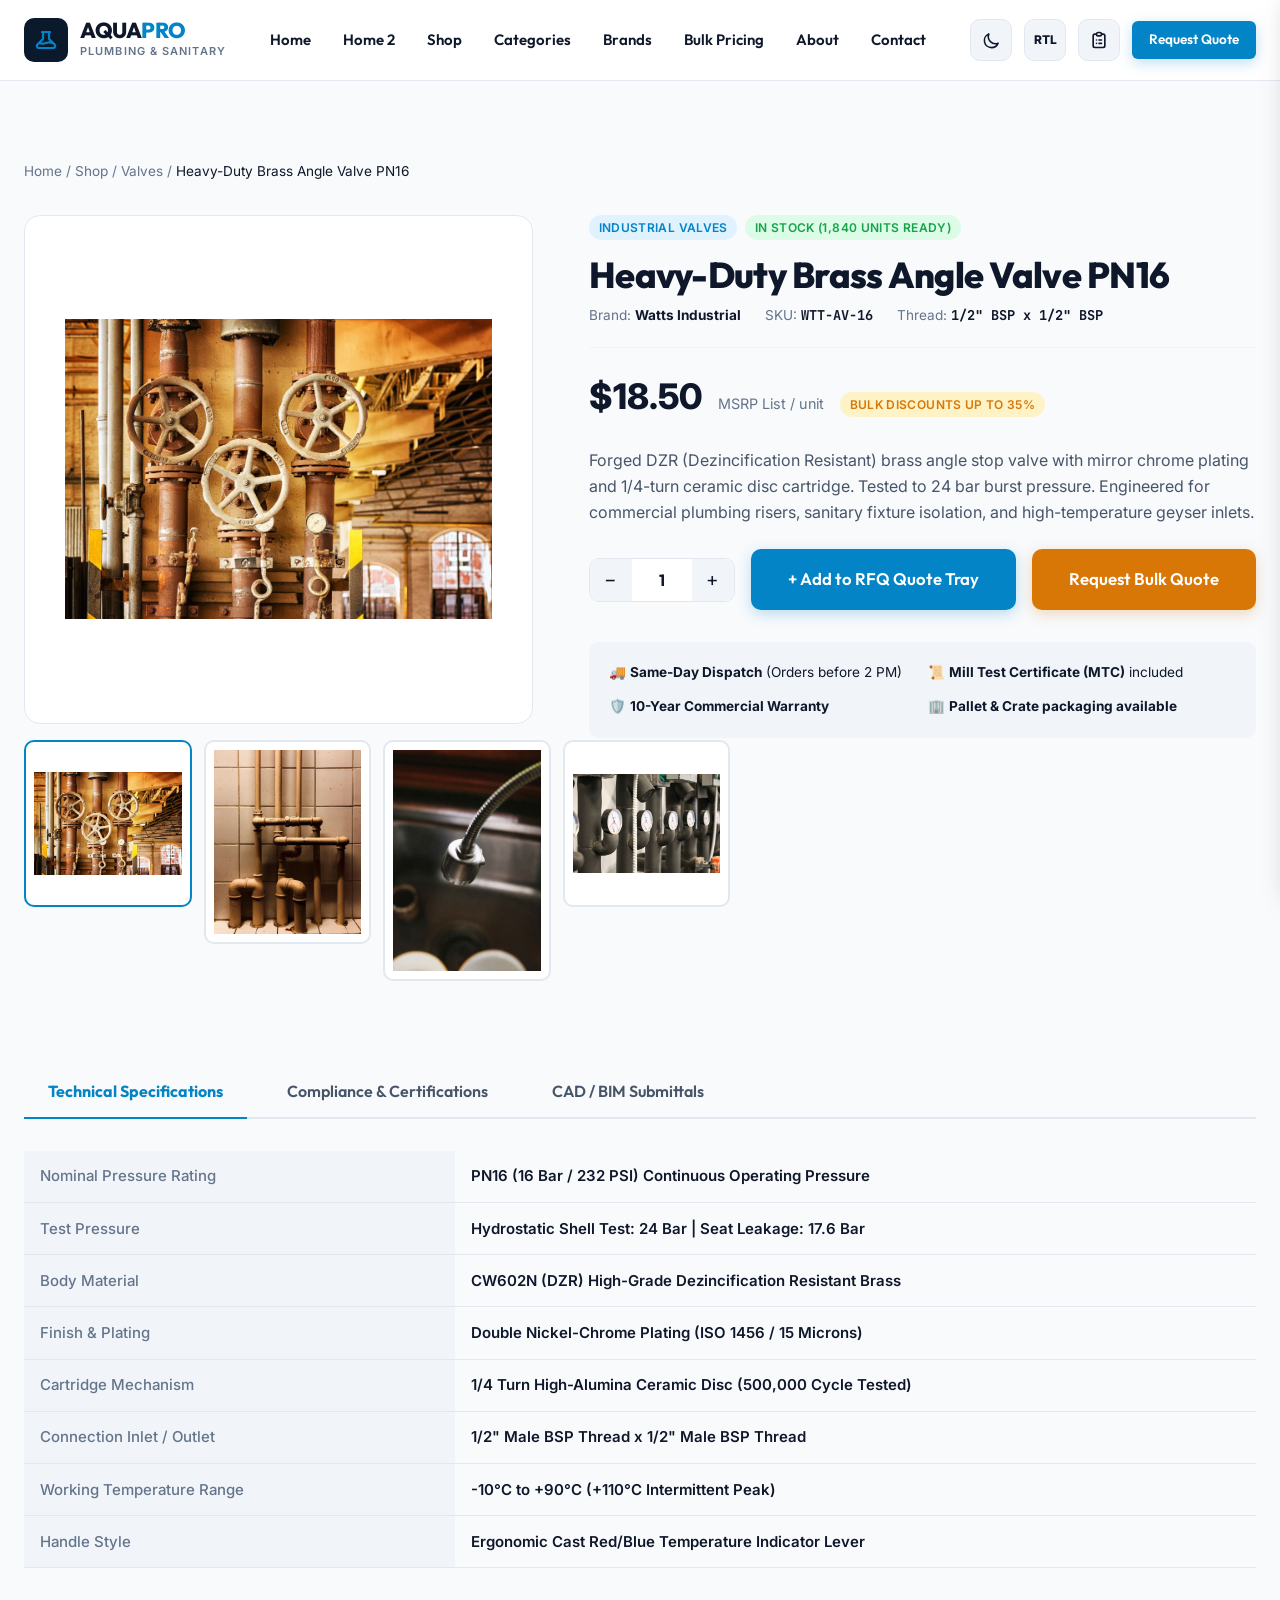
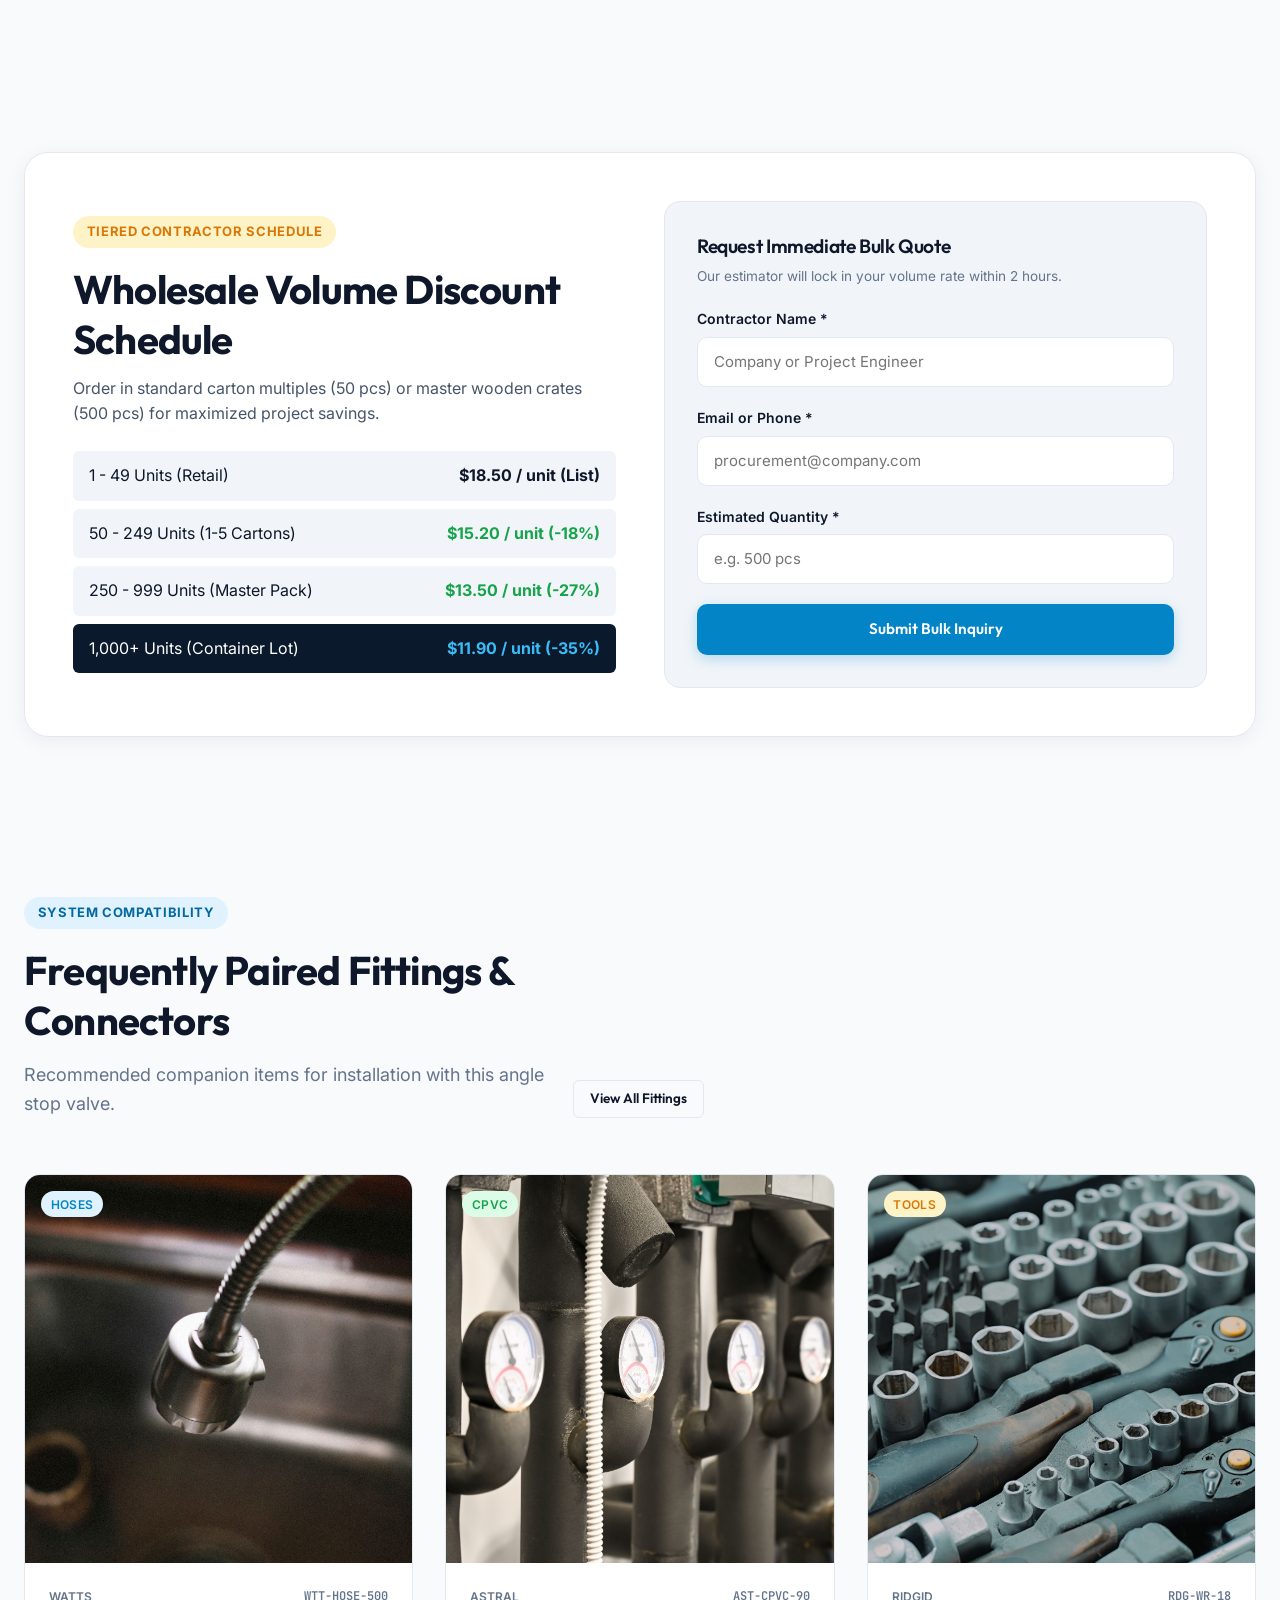
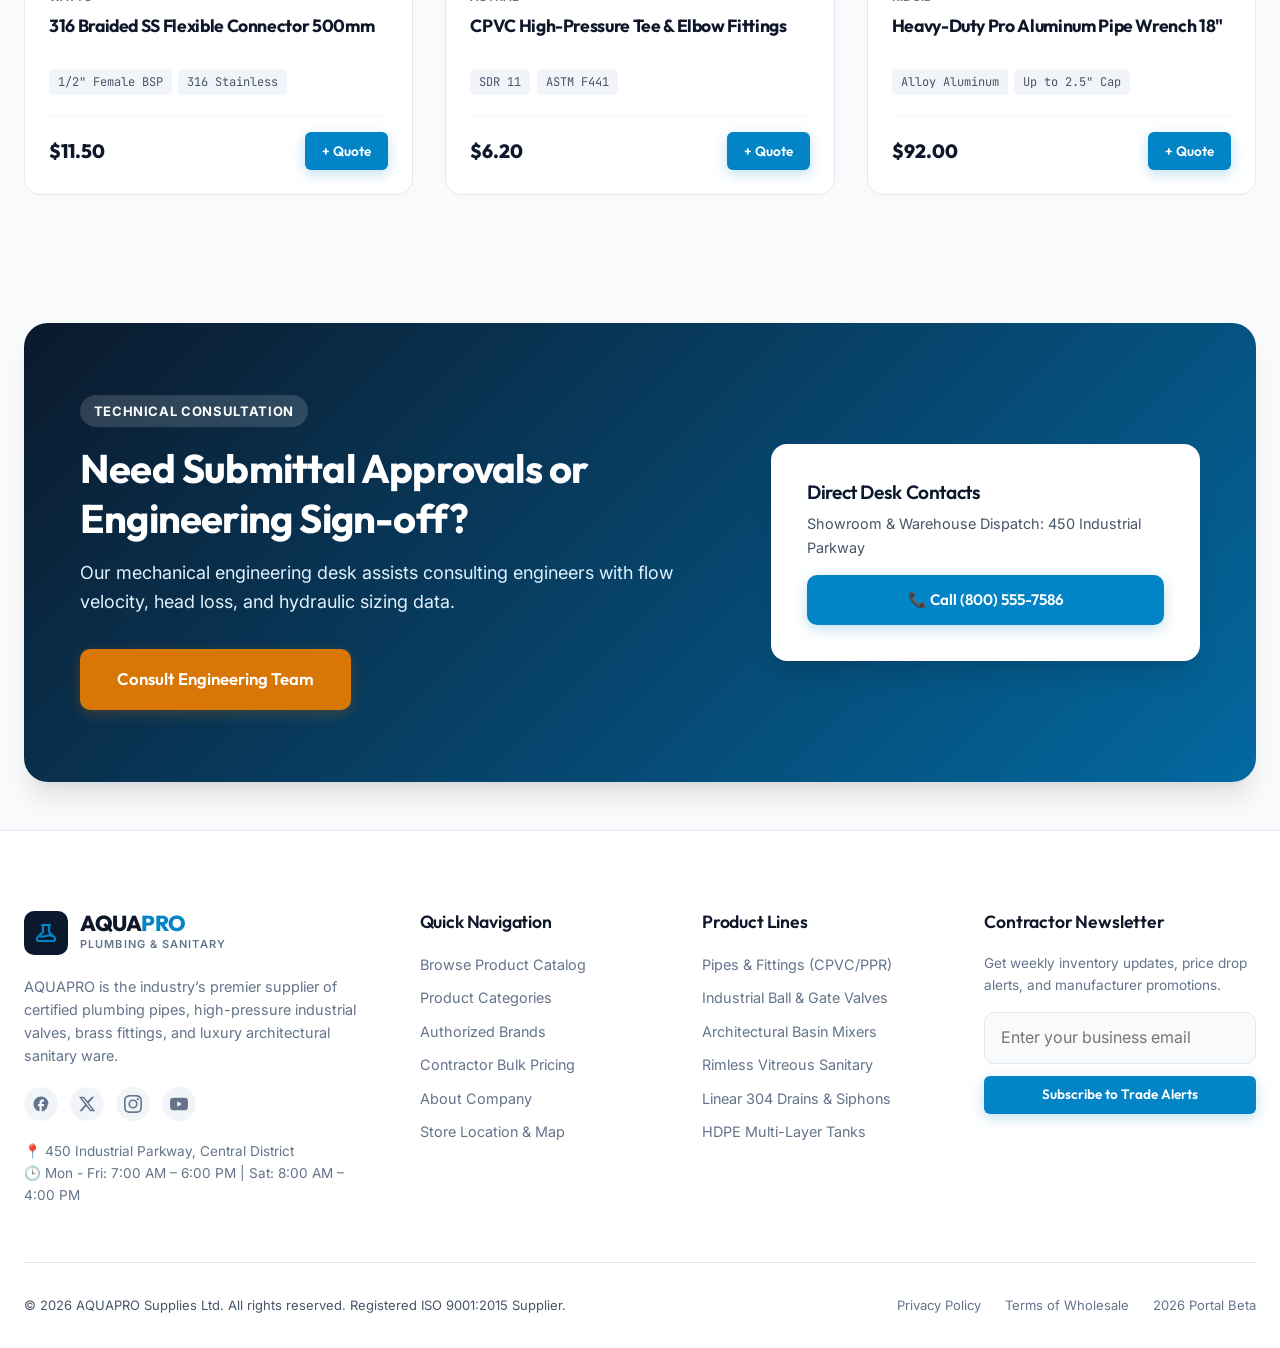
<file: product-details.html>
<!DOCTYPE html>
<html lang="en" data-theme="light" dir="ltr">
<head>
  <meta charset="UTF-8">
  <meta name="viewport" content="width=device-width, initial-scale=1.0">
  <title>Heavy-Duty Brass Angle Valve PN16 | AQUAPRO Technical Details</title>
  <meta name="description" content="Technical data sheet and bulk wholesale pricing for Heavy-Duty Brass Angle Valve PN16. DZR brass, ceramic disc, WRAS approved with CAD/BIM drawings.">
  <meta name="keywords" content="angle valve, brass valve PN16, plumbing fittings, DZR brass, WRAS valve, wholesale valve">
  <link rel="canonical" href="https://www.aquaprostore.com/product-details.html">

  <link rel="stylesheet" href="assets/css/style.css">
  <link rel="stylesheet" href="assets/css/dark-mode.css">
  <link rel="stylesheet" href="assets/css/rtl.css">
  <link rel="icon" type="image/svg+xml" href="assets/images/favicon.svg">
</head>
<body>
<!-- Header -->
  <header class="site-header" id="siteHeader">
    <div class="container">
      <div class="header-inner">
        <a href="index.html" class="brand-logo" aria-label="AQUAPRO Homepage">
          <div class="logo-icon">
            <svg width="24" height="24" fill="none" viewBox="0 0 24 24" stroke="currentColor">
              <path stroke-linecap="round" stroke-linejoin="round" stroke-width="2.2" d="M19.428 15.428a2 2 0 00-1.022-.547l-2.387-.477a6 6 0 00-3.86.517l-.318.158a6 6 0 01-3.86.517L6.05 15.21a2 2 0 00-1.806.547M8 4h8l-1 1v5.172a2 2 0 00.586 1.414l5 5c1.26 1.26.367 3.414-1.415 3.414H4.828c-1.782 0-2.674-2.154-1.414-3.414l5-5A2 2 0 009 10.172V5L8 4z" />
            </svg>
          </div>
          <div class="logo-text">
            <span class="logo-name">AQUA<span>PRO</span></span>
            <span class="logo-tagline">Plumbing &amp; Sanitary</span>
          </div>
        </a>

        <nav class="main-nav" aria-label="Main Navigation">
          <a href="index.html" class="nav-link">Home</a>
          <a href="index-2.html" class="nav-link">Home 2</a>
          <a href="shop.html" class="nav-link">Shop</a>
          <a href="categories.html" class="nav-link">Categories</a>
          <a href="brands.html" class="nav-link">Brands</a>
          <a href="bulk-pricing.html" class="nav-link">Bulk Pricing</a>
          <a href="about.html" class="nav-link">About</a>
          <a href="contact.html" class="nav-link">Contact</a>
        </nav>

        <div class="header-actions">
          <button class="action-btn theme-toggle-btn" aria-label="Toggle Theme">
            <svg width="19" height="19" fill="none" viewBox="0 0 24 24" stroke="currentColor">
              <path stroke-linecap="round" stroke-linejoin="round" stroke-width="2" d="M20.354 15.354A9 9 0 018.646 3.646 9.003 9.003 0 0012 21a9.003 9.003 0 008.354-5.646z" />
            </svg>
          </button>
          <button class="action-btn rtl-toggle-btn" aria-label="Toggle RTL">
            <span style="font-size: 0.75rem; font-weight: 800;">RTL</span>
          </button>
          <button class="action-btn rfq-cart-trigger" aria-label="RFQ Quote Tray">
            <svg width="20" height="20" fill="none" viewBox="0 0 24 24" stroke="currentColor">
              <path stroke-linecap="round" stroke-linejoin="round" stroke-width="2" d="M9 5H7a2 2 0 00-2 2v12a2 2 0 002 2h10a2 2 0 002-2V7a2 2 0 00-2-2h-2M9 5a2 2 0 002 2h2a2 2 0 002-2M9 5a2 2 0 012-2h2a2 2 0 012 2m-3 7h3m-3 4h3m-6-4h.01M9 16h.01" />
            </svg>
            <span class="cart-badge" style="display: none;">0</span>
          </button>
          <a href="bulk-pricing.html" class="btn btn-primary btn-sm">Request Quote</a>
          <button class="action-btn hamburger-btn" aria-label="Open Navigation Menu">
            <svg width="22" height="22" fill="none" viewBox="0 0 24 24" stroke="currentColor">
              <path stroke-linecap="round" stroke-linejoin="round" stroke-width="2" d="M4 6h16M4 12h16M4 18h16" />
            </svg>
          </button>
        </div>
      </div>
    </div>
  </header>

  <!-- Mobile Drawer -->
  <aside class="mobile-nav-drawer" id="mobileNavDrawer">
    <div class="drawer-header">
      <a href="index.html" class="brand-logo" aria-label="AQUAPRO Homepage">
        <div class="logo-icon">
          <svg width="24" height="24" fill="none" viewBox="0 0 24 24" stroke="currentColor">
            <path stroke-linecap="round" stroke-linejoin="round" stroke-width="2.2" d="M19.428 15.428a2 2 0 00-1.022-.547l-2.387-.477a6 6 0 00-3.86.517l-.318.158a6 6 0 01-3.86.517L6.05 15.21a2 2 0 00-1.806.547M8 4h8l-1 1v5.172a2 2 0 00.586 1.414l5 5c1.26 1.26.367 3.414-1.415 3.414H4.828c-1.782 0-2.674-2.154-1.414-3.414l5-5A2 2 0 009 10.172V5L8 4z" />
          </svg>
        </div>
        <div class="logo-text">
          <span class="logo-name">AQUA<span>PRO</span></span>
        </div>
      </a>
      <button class="drawer-close-btn">✕</button>
    </div>
        <div class="mobile-nav-links">
      <a href="index.html" class="nav-link">Home</a>
      <a href="index-2.html" class="nav-link">Home 2</a>
      <a href="shop.html" class="nav-link">Shop</a>
      <a href="categories.html" class="nav-link">Categories</a>
      <a href="brands.html" class="nav-link">Brands</a>
      <a href="bulk-pricing.html" class="nav-link">Bulk Pricing</a>
      <a href="about.html" class="nav-link">About</a>
      <a href="contact.html" class="nav-link">Contact</a>
    </div>
    <div class="mobile-drawer-footer">
      <a href="bulk-pricing.html" class="btn btn-primary" style="width: 100%; justify-content: center; display: flex; align-items: center;">Request Quote</a>
      <div class="mobile-drawer-actions" style="display: flex; justify-content: center; gap: 1rem; margin-top: 0.5rem;">
        <button class="action-btn theme-toggle-btn" aria-label="Toggle Theme" title="Toggle Light/Dark Theme">
          <svg width="19" height="19" fill="none" viewBox="0 0 24 24" stroke="currentColor">
            <path stroke-linecap="round" stroke-linejoin="round" stroke-width="2" d="M20.354 15.354A9 9 0 018.646 3.646 9.003 9.003 0 0012 21a9.003 9.003 0 008.354-5.646z" />
          </svg>
        </button>
        <button class="action-btn rtl-toggle-btn" aria-label="Toggle RTL" title="Toggle RTL">
          <span style="font-size: 0.75rem; font-weight: 800;">RTL</span>
        </button>
        <button class="action-btn rfq-cart-trigger" aria-label="View RFQ Quote Tray" title="RFQ Quote Cart">
          <svg width="20" height="20" fill="none" viewBox="0 0 24 24" stroke="currentColor">
            <path stroke-linecap="round" stroke-linejoin="round" stroke-width="2" d="M9 5H7a2 2 0 00-2 2v12a2 2 0 002 2h10a2 2 0 002-2V7a2 2 0 00-2-2h-2M9 5a2 2 0 002 2h2a2 2 0 002-2M9 5a2 2 0 012-2h2a2 2 0 012 2m-3 7h3m-3 4h3m-6-4h.01M9 16h.01" />
          </svg>
          <span class="cart-badge" style="display: none;">0</span>
        </button>
      </div>
    </div>
  </aside>
  <div class="drawer-backdrop" id="drawerBackdrop"></div>

  <!-- MAIN CONTENT: PRODUCT DETAILS - EXACTLY 5 SECTIONS -->
  <main id="mainContent">

    <!-- =========================================================================
         SECTION 1: Product Information / Gallery
         ========================================================================= -->
    <section class="section" id="detail-gallery-info">
      <div class="container">
        <div style="font-size: 0.85rem; color: var(--text-muted); margin-bottom: 2rem;">
          <a href="index.html">Home</a> / <a href="shop.html">Shop</a> / <a href="shop.html?category=Valves">Valves</a> / <span style="color: var(--text-primary);">Heavy-Duty Brass Angle Valve PN16</span>
        </div>

        <div class="product-detail-hero">
          <!-- Gallery -->
          <div class="gallery-wrapper">
            <div class="main-gallery-view">
              <img id="mainDetailImg" src="assets/images/products/prod-angle-valve.jpg" alt="Heavy-Duty Brass Angle Valve PN16" style="max-height: 380px;">
            </div>
            <div class="gallery-thumbs">
              <div class="gallery-thumb-item active" onclick="document.getElementById('mainDetailImg').src='assets/images/products/prod-angle-valve.jpg'">
                <img src="assets/images/products/prod-angle-valve.jpg" alt="Angle Valve Front View">
              </div>
              <div class="gallery-thumb-item" onclick="document.getElementById('mainDetailImg').src='assets/images/products/prod-ball-valve.jpg'">
                <img src="assets/images/products/prod-ball-valve.jpg" alt="Flanged Ball Valve Angle">
              </div>
              <div class="gallery-thumb-item" onclick="document.getElementById('mainDetailImg').src='assets/images/products/prod-flexible-hose.jpg'">
                <img src="assets/images/products/prod-flexible-hose.jpg" alt="Flexible Connection">
              </div>
              <div class="gallery-thumb-item" onclick="document.getElementById('mainDetailImg').src='assets/images/products/prod-cpvc-fittings.jpg'">
                <img src="assets/images/products/prod-cpvc-fittings.jpg" alt="CPVC Coupling Detail">
              </div>
            </div>
          </div>

          <!-- Info & Actions -->
          <div>
            <div style="display: flex; gap: 0.5rem; margin-bottom: 0.75rem;">
              <span class="badge badge-blue">Industrial Valves</span>
              <span class="badge badge-green">In Stock (1,840 Units Ready)</span>
            </div>
            
            <h1 style="font-size: 2.25rem; margin-bottom: 0.5rem;">Heavy-Duty Brass Angle Valve PN16</h1>
            
            <div style="display: flex; gap: 1.5rem; font-size: 0.85rem; color: var(--text-muted); margin-bottom: 1.25rem; padding-bottom: 1.25rem; border-bottom: 1px solid var(--border-subtle);">
              <span>Brand: <strong style="color: var(--text-primary);">Watts Industrial</strong></span>
              <span>SKU: <strong class="mono" style="color: var(--text-primary);">WTT-AV-16</strong></span>
              <span>Thread: <strong class="mono" style="color: var(--text-primary);">1/2" BSP x 1/2" BSP</strong></span>
            </div>

            <div style="display: flex; align-items: baseline; gap: 1rem; margin-bottom: 1.5rem;">
              <span style="font-size: 2.2rem; font-weight: 800; color: var(--text-primary);">$18.50</span>
              <span style="font-size: 0.9rem; color: var(--text-muted);">MSRP List / unit</span>
              <span class="badge badge-amber">Bulk discounts up to 35%</span>
            </div>

            <p style="font-size: 1rem; color: var(--text-secondary); line-height: 1.6; margin-bottom: 1.5rem;">
              Forged DZR (Dezincification Resistant) brass angle stop valve with mirror chrome plating and 1/4-turn ceramic disc cartridge. Tested to 24 bar burst pressure. Engineered for commercial plumbing risers, sanitary fixture isolation, and high-temperature geyser inlets.
            </p>

            <div style="display: flex; gap: 1rem; align-items: center; margin-bottom: 2rem;">
              <div class="quantity-stepper">
                <button class="stepper-btn" data-action="decrease" aria-label="Decrease Quantity">−</button>
                <input type="text" id="productQty" class="stepper-input" value="1" readonly aria-label="Order Quantity">
                <button class="stepper-btn" data-action="increase" aria-label="Increase Quantity">+</button>
              </div>

              <button class="btn btn-primary btn-lg add-to-rfq-btn" data-product-id="valve-01" style="flex: 1;">
                + Add to RFQ Quote Tray
              </button>

              <a href="bulk-pricing.html" class="btn btn-gold btn-lg">Request Bulk Quote</a>
            </div>

            <div style="background: var(--bg-surface-subtle); border-radius: var(--radius-md); padding: 1.25rem; display: grid; grid-template-columns: repeat(2, 1fr); gap: 0.75rem; font-size: 0.85rem;">
              <div>🚚 <strong>Same-Day Dispatch</strong> (Orders before 2 PM)</div>
              <div>📜 <strong>Mill Test Certificate (MTC)</strong> included</div>
              <div>🛡️ <strong>10-Year Commercial Warranty</strong></div>
              <div>🏢 <strong>Pallet &amp; Crate packaging available</strong></div>
            </div>
          </div>
        </div>
      </div>
    </section>

    <!-- =========================================================================
         SECTION 2: Specifications & Features
         ========================================================================= -->
    <section class="section" style="background: var(--bg-surface-alt);" id="detail-specs-tabs">
      <div class="container">
        <div style="display: flex; gap: 1rem; border-bottom: 2px solid var(--border-color); margin-bottom: 2rem;">
          <button class="spec-tab-btn active" data-tab="tab-specs" style="padding: 0.75rem 1.5rem; font-weight: 700; font-family: var(--font-heading); color: var(--color-accent); border-bottom: 2px solid var(--color-accent); margin-bottom: -2px;">
            Technical Specifications
          </button>
          <button class="spec-tab-btn" data-tab="tab-compliance" style="padding: 0.75rem 1.5rem; font-weight: 600; font-family: var(--font-heading); color: var(--text-secondary);">
            Compliance &amp; Certifications
          </button>
          <button class="spec-tab-btn" data-tab="tab-downloads" style="padding: 0.75rem 1.5rem; font-weight: 600; font-family: var(--font-heading); color: var(--text-secondary);">
            CAD / BIM Submittals
          </button>
        </div>

        <div id="tab-specs" class="spec-tab-pane">
          <table class="detail-spec-table">
            <tbody>
              <tr><th>Nominal Pressure Rating</th><td>PN16 (16 Bar / 232 PSI) Continuous Operating Pressure</td></tr>
              <tr><th>Test Pressure</th><td>Hydrostatic Shell Test: 24 Bar | Seat Leakage: 17.6 Bar</td></tr>
              <tr><th>Body Material</th><td>CW602N (DZR) High-Grade Dezincification Resistant Brass</td></tr>
              <tr><th>Finish &amp; Plating</th><td>Double Nickel-Chrome Plating (ISO 1456 / 15 Microns)</td></tr>
              <tr><th>Cartridge Mechanism</th><td>1/4 Turn High-Alumina Ceramic Disc (500,000 Cycle Tested)</td></tr>
              <tr><th>Connection Inlet / Outlet</th><td>1/2" Male BSP Thread x 1/2" Male BSP Thread</td></tr>
              <tr><th>Working Temperature Range</th><td>-10°C to +90°C (+110°C Intermittent Peak)</td></tr>
              <tr><th>Handle Style</th><td>Ergonomic Cast Red/Blue Temperature Indicator Lever</td></tr>
            </tbody>
          </table>
        </div>

        <div id="tab-compliance" class="spec-tab-pane" style="display: none;">
          <div style="background: var(--bg-surface); padding: 2rem; border-radius: var(--radius-md); border: 1px solid var(--border-color);">
            <h4 style="margin-bottom: 1rem;">Testing Standards &amp; Potable Water Certifications</h4>
            <ul style="display: flex; flex-direction: column; gap: 0.75rem; font-size: 0.95rem;">
              <li>✓ <strong>WRAS Approved (UK):</strong> Certificate Ref #2408012 - Potable Water Safe</li>
              <li>✓ <strong>NSF / ANSI 61 &amp; 372:</strong> Verified Lead-Free (<0.25% Weighted Lead Content)</li>
              <li>✓ <strong>EN 1213:</strong> Building Valves - Copper alloy stopvalves for drinking water supply</li>
              <li>✓ <strong>ISO 9001:2015:</strong> Manufactured under accredited Quality Management System</li>
            </ul>
          </div>
        </div>

        <div id="tab-downloads" class="spec-tab-pane" style="display: none;">
          <div style="display: grid; grid-template-columns: repeat(3, 1fr); gap: 1.5rem;">
            <div style="background: var(--bg-surface); padding: 1.5rem; border-radius: var(--radius-md); border: 1px solid var(--border-color); text-align: center;">
              <h4>📄 PDF Submittal Sheet</h4>
              <p style="font-size: 0.8rem; color: var(--text-muted); margin: 0.5rem 0 1rem;">Complete dimensional drawings &amp; flow charts.</p>
              <button class="btn btn-outline btn-sm" onclick="alert('Downloading Mechanical Submittal PDF...')">Download PDF (1.4MB)</button>
            </div>
            <div style="background: var(--bg-surface); padding: 1.5rem; border-radius: var(--radius-md); border: 1px solid var(--border-color); text-align: center;">
              <h4>📐 AutoCAD DWG Model</h4>
              <p style="font-size: 0.8rem; color: var(--text-muted); margin: 0.5rem 0 1rem;">2D &amp; 3D mechanical piping blocks.</p>
              <button class="btn btn-outline btn-sm" onclick="alert('Downloading DWG Block...')">Download DWG (2.8MB)</button>
            </div>
            <div style="background: var(--bg-surface); padding: 1.5rem; border-radius: var(--radius-md); border: 1px solid var(--border-color); text-align: center;">
              <h4>🏢 Revit BIM Family (.rfa)</h4>
              <p style="font-size: 0.8rem; color: var(--text-muted); margin: 0.5rem 0 1rem;">MEP connector parameters and pressure drops.</p>
              <button class="btn btn-outline btn-sm" onclick="alert('Downloading Revit Family...')">Download RFA (3.1MB)</button>
            </div>
          </div>
        </div>
      </div>
    </section>

    <!-- =========================================================================
         SECTION 3: Bulk Pricing / Quantity Enquiry
         ========================================================================= -->
    <section class="section" id="detail-bulk-schedule">
      <div class="container">
        <div style="background: var(--bg-surface); border: 1px solid var(--border-color); border-radius: var(--radius-xl); padding: 3rem; box-shadow: var(--shadow-card);">
          <div class="grid grid-2" style="align-items: center; gap: 3rem;">
            <div>
              <span class="section-tag gold">Tiered Contractor Schedule</span>
              <h2 style="margin-bottom: 0.75rem;">Wholesale Volume Discount Schedule</h2>
              <p style="color: var(--text-secondary); margin-bottom: 1.5rem;">
                Order in standard carton multiples (50 pcs) or master wooden crates (500 pcs) for maximized project savings.
              </p>
              <div style="display: flex; flex-direction: column; gap: 0.5rem;">
                <div style="display: flex; justify-content: space-between; padding: 0.75rem 1rem; background: var(--bg-surface-subtle); border-radius: var(--radius-sm);">
                  <span>1 - 49 Units (Retail)</span>
                  <strong>$18.50 / unit (List)</strong>
                </div>
                <div style="display: flex; justify-content: space-between; padding: 0.75rem 1rem; background: var(--bg-surface-subtle); border-radius: var(--radius-sm);">
                  <span>50 - 249 Units (1-5 Cartons)</span>
                  <strong style="color: var(--color-success);">$15.20 / unit (-18%)</strong>
                </div>
                <div style="display: flex; justify-content: space-between; padding: 0.75rem 1rem; background: var(--bg-surface-subtle); border-radius: var(--radius-sm);">
                  <span>250 - 999 Units (Master Pack)</span>
                  <strong style="color: var(--color-success);">$13.50 / unit (-27%)</strong>
                </div>
                <div style="display: flex; justify-content: space-between; padding: 0.75rem 1rem; background: var(--color-primary); color: #ffffff; border-radius: var(--radius-sm);">
                  <span>1,000+ Units (Container Lot)</span>
                  <strong style="color: #38bdf8;">$11.90 / unit (-35%)</strong>
                </div>
              </div>
            </div>

            <!-- Instant Bulk Enquiry Form -->
            <div style="background: var(--bg-surface-subtle); border: 1px solid var(--border-color); border-radius: var(--radius-lg); padding: 2rem;">
              <h4 style="margin-bottom: 0.5rem;">Request Immediate Bulk Quote</h4>
              <p style="font-size: 0.85rem; color: var(--text-muted); margin-bottom: 1.25rem;">Our estimator will lock in your volume rate within 2 hours.</p>
              <form data-validate="true">
                <div class="form-group">
                  <label class="form-label" for="bulkContactName">Contractor Name *</label>
                  <input type="text" id="bulkContactName" class="form-control" placeholder="Company or Project Engineer" required>
                </div>
                <div class="form-group">
                  <label class="form-label" for="bulkContactEmail">Email or Phone *</label>
                  <input type="text" id="bulkContactEmail" class="form-control" placeholder="procurement@company.com" required>
                </div>
                <div class="form-group">
                  <label class="form-label" for="bulkQty">Estimated Quantity *</label>
                  <input type="number" id="bulkQty" class="form-control" placeholder="e.g. 500 pcs" min="50" required>
                </div>
                <button type="submit" class="btn btn-primary" style="width: 100%;">Submit Bulk Inquiry</button>
              </form>
            </div>
          </div>
        </div>
      </div>
    </section>

    <!-- =========================================================================
         SECTION 4: Related Products
         ========================================================================= -->
    <section class="section" style="background: var(--bg-surface-alt);" id="detail-related-products">
      <div class="container">
        <div class="section-header" style="display: flex; justify-content: space-between; align-items: flex-end;">
          <div>
            <span class="section-tag">System Compatibility</span>
            <h2 class="section-title">Frequently Paired Fittings &amp; Connectors</h2>
            <p class="section-subtitle">Recommended companion items for installation with this angle stop valve.</p>
          </div>
          <a href="shop.html" class="btn btn-outline btn-sm">View All Fittings</a>
        </div>

        <div class="grid grid-3">
          <article class="product-card">
            <div class="product-thumb">
              <span class="badge badge-blue product-badge-top">Hoses</span>
              <img src="assets/images/products/prod-flexible-hose.jpg" alt="316 Braided Flexible Connector">
              <button class="btn btn-secondary btn-sm product-quick-btn quick-view-trigger" data-product-id="hose-01">Quick View</button>
            </div>
            <div class="product-info">
              <div class="product-meta"><span>Watts</span><span class="mono">WTT-HOSE-500</span></div>
              <h4 class="product-title"><a href="product-details.html?id=hose-01">316 Braided SS Flexible Connector 500mm</a></h4>
              <div class="product-specs-list"><span class="spec-pill">1/2" Female BSP</span><span class="spec-pill">316 Stainless</span></div>
              <div class="product-footer">
                <div class="product-price">$11.50</div>
                <button class="btn btn-primary btn-sm add-to-rfq-btn" data-product-id="hose-01">+ Quote</button>
              </div>
            </div>
          </article>

          <article class="product-card">
            <div class="product-thumb">
              <span class="badge badge-green product-badge-top">CPVC</span>
              <img src="assets/images/products/prod-cpvc-fittings.jpg" alt="CPVC High-Pressure Fittings">
              <button class="btn btn-secondary btn-sm product-quick-btn quick-view-trigger" data-product-id="pipe-01">Quick View</button>
            </div>
            <div class="product-info">
              <div class="product-meta"><span>Astral</span><span class="mono">AST-CPVC-90</span></div>
              <h4 class="product-title"><a href="product-details.html?id=pipe-01">CPVC High-Pressure Tee &amp; Elbow Fittings</a></h4>
              <div class="product-specs-list"><span class="spec-pill">SDR 11</span><span class="spec-pill">ASTM F441</span></div>
              <div class="product-footer">
                <div class="product-price">$6.20</div>
                <button class="btn btn-primary btn-sm add-to-rfq-btn" data-product-id="pipe-01">+ Quote</button>
              </div>
            </div>
          </article>

          <article class="product-card">
            <div class="product-thumb">
              <span class="badge badge-amber product-badge-top">Tools</span>
              <img src="assets/images/products/prod-pipe-wrench.jpg" alt="Pro Aluminum Pipe Wrench">
              <button class="btn btn-secondary btn-sm product-quick-btn quick-view-trigger" data-product-id="tool-01">Quick View</button>
            </div>
            <div class="product-info">
              <div class="product-meta"><span>Ridgid</span><span class="mono">RDG-WR-18</span></div>
              <h4 class="product-title"><a href="product-details.html?id=tool-01">Heavy-Duty Pro Aluminum Pipe Wrench 18"</a></h4>
              <div class="product-specs-list"><span class="spec-pill">Alloy Aluminum</span><span class="spec-pill">Up to 2.5" Cap</span></div>
              <div class="product-footer">
                <div class="product-price">$92.00</div>
                <button class="btn btn-primary btn-sm add-to-rfq-btn" data-product-id="tool-01">+ Quote</button>
              </div>
            </div>
          </article>
        </div>
      </div>
    </section>

    <!-- =========================================================================
         SECTION 5: Contact / Quote CTA
         ========================================================================= -->
    <section class="section-sm" id="detail-quote-cta">
      <div class="container">
        <div class="cta-section-box">
          <div>
            <span class="section-tag" style="background: rgba(255,255,255,0.15); color: #ffffff;">Technical Consultation</span>
            <h2>Need Submittal Approvals or Engineering Sign-off?</h2>
            <p>Our mechanical engineering desk assists consulting engineers with flow velocity, head loss, and hydraulic sizing data.</p>
            <a href="contact.html" class="btn btn-gold btn-lg">Consult Engineering Team</a>
          </div>
          <div class="cta-card-white">
            <h4>Direct Desk Contacts</h4>
            <p style="margin-bottom: 1rem;">Showroom &amp; Warehouse Dispatch: 450 Industrial Parkway</p>
            <a href="tel:+18005557586" class="btn btn-primary" style="width: 100%;">📞 Call (800) 555-7586</a>
          </div>
        </div>
      </div>
    </section>

  </main>

  <!-- Global Footer -->
  <footer class="site-footer">
    <div class="container">
      <div class="footer-grid">
        <!-- Col 1 -->
        <div class="footer-col">
          <a href="index.html" class="brand-logo" style="margin-bottom: 1.25rem;">
            <div class="logo-icon">
              <svg width="24" height="24" fill="none" viewBox="0 0 24 24" stroke="currentColor">
                <path stroke-linecap="round" stroke-linejoin="round" stroke-width="2.2" d="M19.428 15.428a2 2 0 00-1.022-.547l-2.387-.477a6 6 0 00-3.86.517l-.318.158a6 6 0 01-3.86.517L6.05 15.21a2 2 0 00-1.806.547M8 4h8l-1 1v5.172a2 2 0 00.586 1.414l5 5c1.26 1.26.367 3.414-1.415 3.414H4.828c-1.782 0-2.674-2.154-1.414-3.414l5-5A2 2 0 009 10.172V5L8 4z" />
              </svg>
            </div>
            <div class="logo-text">
              <span class="logo-name">AQUA<span>PRO</span></span>
              <span class="logo-tagline">Plumbing &amp; Sanitary</span>
            </div>
          </a>
          <p style="color: #94a3b8; font-size: 0.9rem; line-height: 1.6;">
            AQUAPRO is the industry’s premier supplier of certified plumbing pipes, high-pressure industrial valves, brass fittings, and luxury architectural sanitary ware.
          </p>
          <div class="footer-socials">
            <a href="#" class="social-icon" aria-label="Facebook">
              <svg width="18" height="18" fill="currentColor" viewBox="0 0 24 24">
                <path d="M22 12c0-5.52-4.48-10-10-10S2 6.48 2 12c0 4.84 3.44 8.87 8 9.8V15H8v-3h2V9.5C10 7.57 11.57 6 13.5 6H16v3h-2c-.55 0-1 .45-1 1v2h3v3h-3v6.95c4.56-.93 8-4.96 8-9.75z"/>
              </svg>
            </a>
            <a href="#" class="social-icon" aria-label="X (formerly Twitter)">
              <svg width="18" height="18" fill="currentColor" viewBox="0 0 24 24">
                <path d="M18.244 2.25h3.308l-7.227 8.26 8.502 11.24H16.17l-5.214-6.817L4.99 21.75H1.68l7.73-8.835L1.254 2.25H8.08l4.713 6.231zm-1.161 17.52h1.833L7.084 4.126H5.117z"/>
              </svg>
            </a>
            <a href="#" class="social-icon" aria-label="Instagram">
              <svg width="18" height="18" fill="currentColor" viewBox="0 0 24 24">
                <path d="M12 2.163c3.204 0 3.584.012 4.85.07 3.252.148 4.771 1.691 4.919 4.919.058 1.265.069 1.645.069 4.849 0 3.205-.012 3.584-.069 4.849-.149 3.225-1.664 4.771-4.919 4.919-1.266.058-1.644.07-4.85.07-3.204 0-3.584-.012-4.849-.07-3.26-.149-4.771-1.699-4.919-4.92-.058-1.265-.07-1.644-.07-4.849 0-3.204.013-3.583.07-4.849.149-3.227 1.664-4.771 4.919-4.919 1.266-.057 1.645-.069 4.849-.069zM12 0C8.741 0 8.333.014 7.053.072 2.695.272.273 2.69.073 7.051.014 8.333 0 8.741 0 12c0 3.259.014 3.668.072 4.948.2 4.358 2.618 6.78 6.98 6.98 1.281.058 1.689.072 4.948.072 3.259 0 3.668-.014 4.948-.072 4.354-.2 6.782-2.618 6.979-6.98.059-1.28.073-1.689.073-4.948 0-3.259-.014-3.667-.072-4.947-.196-4.354-2.617-6.78-6.979-6.98C15.668.014 15.259 0 12 0zm0 5.838a6.162 6.162 0 100 12.324 6.162 6.162 0 000-12.324zM12 16a4 4 0 110-8 4 4 0 010 8zm6.406-11.845a1.44 1.44 0 100 2.881 1.44 1.44 0 000-2.881z"/>
              </svg>
            </a>
            <a href="#" class="social-icon" aria-label="YouTube">
              <svg width="18" height="18" fill="currentColor" viewBox="0 0 24 24">
                <path d="M23.498 6.163a3.003 3.003 0 00-2.11-2.11C19.517 3.545 12 3.545 12 3.545s-7.517 0-9.388.508a3.003 3.003 0 00-2.11 2.11C0 8.033 0 12 0 12s0 3.967.502 5.837a3.003 3.003 0 002.11 2.11c1.871.508 9.388.508 9.388.508s7.517 0 9.388-.508a3.002 3.002 0 002.11-2.11C24 15.967 24 12 24 12s0-3.967-.502-5.837zM9.545 15.568V8.432L15.818 12l-6.273 3.568z"/>
              </svg>
            </a>
          </div>
          <div style="margin-top: 1.25rem; font-size: 0.85rem; color: #cbd5e1;">
            📍 450 Industrial Parkway, Central District<br>
            🕒 Mon - Fri: 7:00 AM – 6:00 PM | Sat: 8:00 AM – 4:00 PM
          </div>
        </div>

        <!-- Col 2 -->
        <div class="footer-col">
          <h5>Quick Navigation</h5>
          <div class="footer-links">
            <a href="shop.html">Browse Product Catalog</a>
            <a href="categories.html">Product Categories</a>
            <a href="brands.html">Authorized Brands</a>
            <a href="bulk-pricing.html">Contractor Bulk Pricing</a>
            <a href="about.html">About Company</a>
            <a href="contact.html">Store Location &amp; Map</a>
          </div>
        </div>

        <!-- Col 3 -->
        <div class="footer-col">
          <h5>Product Lines</h5>
          <div class="footer-links">
            <a href="shop.html?category=Pipes+%26+Fittings">Pipes &amp; Fittings (CPVC/PPR)</a>
            <a href="shop.html?category=Valves">Industrial Ball &amp; Gate Valves</a>
            <a href="shop.html?category=Taps+%26+Faucets">Architectural Basin Mixers</a>
            <a href="shop.html?category=Sanitary+Ware">Rimless Vitreous Sanitary</a>
            <a href="shop.html?category=Drainage">Linear 304 Drains &amp; Siphons</a>
            <a href="shop.html?category=Water+Storage">HDPE Multi-Layer Tanks</a>
          </div>
        </div>

        <!-- Col 4 -->
        <div class="footer-col">
          <h5>Contractor Newsletter</h5>
          <p style="font-size: 0.85rem; color: #94a3b8;">
            Get weekly inventory updates, price drop alerts, and manufacturer promotions.
          </p>
          <form class="footer-newsletter" data-validate="true">
            <input type="email" placeholder="Enter your business email" required aria-label="Business Email">
            <button type="submit" class="btn btn-primary btn-sm" style="width: 100%;">Subscribe to Trade Alerts</button>
          </form>
        </div>
      </div>

      <div class="footer-bottom">
        <div>
          © 2026 AQUAPRO Supplies Ltd. All rights reserved. Registered ISO 9001:2015 Supplier.
        </div>
        <div style="display: flex; gap: 1.5rem;">
          <a href="about.html" style="color: #94a3b8;">Privacy Policy</a>
          <a href="about.html" style="color: #94a3b8;">Terms of Wholesale</a>
          <a href="coming-soon.html" style="color: #38bdf8;">2026 Portal Beta</a>
        </div>
      </div>
    </div>
  </footer>

  <!-- Quick View & RFQ -->
  <div class="modal-backdrop" id="quickViewModal" role="dialog" aria-modal="true" aria-labelledby="qvTitle">
    <div class="modal-dialog">
      <button class="modal-close-btn">✕</button>
      <div style="display: grid; grid-template-columns: 1fr 1.2fr; gap: 2rem; padding: 2.5rem;">
        <div style="background: var(--bg-surface-subtle); border-radius: var(--radius-md); padding: 1.5rem; display: flex; align-items: center; justify-content: center;">
          <img id="qvImage" src="assets/images/products/prod-angle-valve.jpg" alt="Product Image" style="max-height: 260px;">
        </div>
        <div>
          <div style="display: flex; gap: 0.5rem; margin-bottom: 0.5rem;">
            <span class="badge badge-blue" id="qvCategory">Valves</span>
            <span class="badge badge-green">In Stock</span>
          </div>
          <h3 id="qvTitle" style="margin-bottom: 0.5rem;">Product Title</h3>
          <div style="font-size: 0.8rem; color: var(--text-muted); margin-bottom: 1rem;">
            Brand: <strong id="qvBrand">Watts</strong> | SKU: <span id="qvSku" class="mono">WTT-AV-16</span>
          </div>
          <div style="font-size: 1.5rem; font-weight: 800; color: var(--text-primary); margin-bottom: 1rem;" id="qvPrice">$18.50</div>
          <p id="qvDescription" style="font-size: 0.875rem; color: var(--text-secondary); margin-bottom: 1.25rem;">Details</p>
          <div style="display: flex; gap: 0.75rem;">
            <button class="btn btn-primary add-to-rfq-btn" id="qvAddRfqBtn" data-product-id="valve-01" style="flex: 1;">+ Add to RFQ</button>
            <a href="bulk-pricing.html" class="btn btn-gold">Bulk Quote</a>
          </div>
        </div>
      </div>
    </div>
  </div>

  <div class="rfq-drawer" id="rfqDrawer">
    <div class="rfq-header">
      <h4 style="margin: 0;">RFQ Quote Tray (<span id="rfqTotalItems">0</span>)</h4>
      <button class="rfq-close-btn">✕</button>
    </div>
    <div class="rfq-body" id="rfqItemList"></div>
    <div class="rfq-footer">
      <button class="btn btn-primary" id="submitRfqBtn" style="width: 100%;">Submit Items for Bulk Quote</button>
    </div>
  </div>

  <script src="assets/js/main.js"></script>
</body>
</html>
</file>
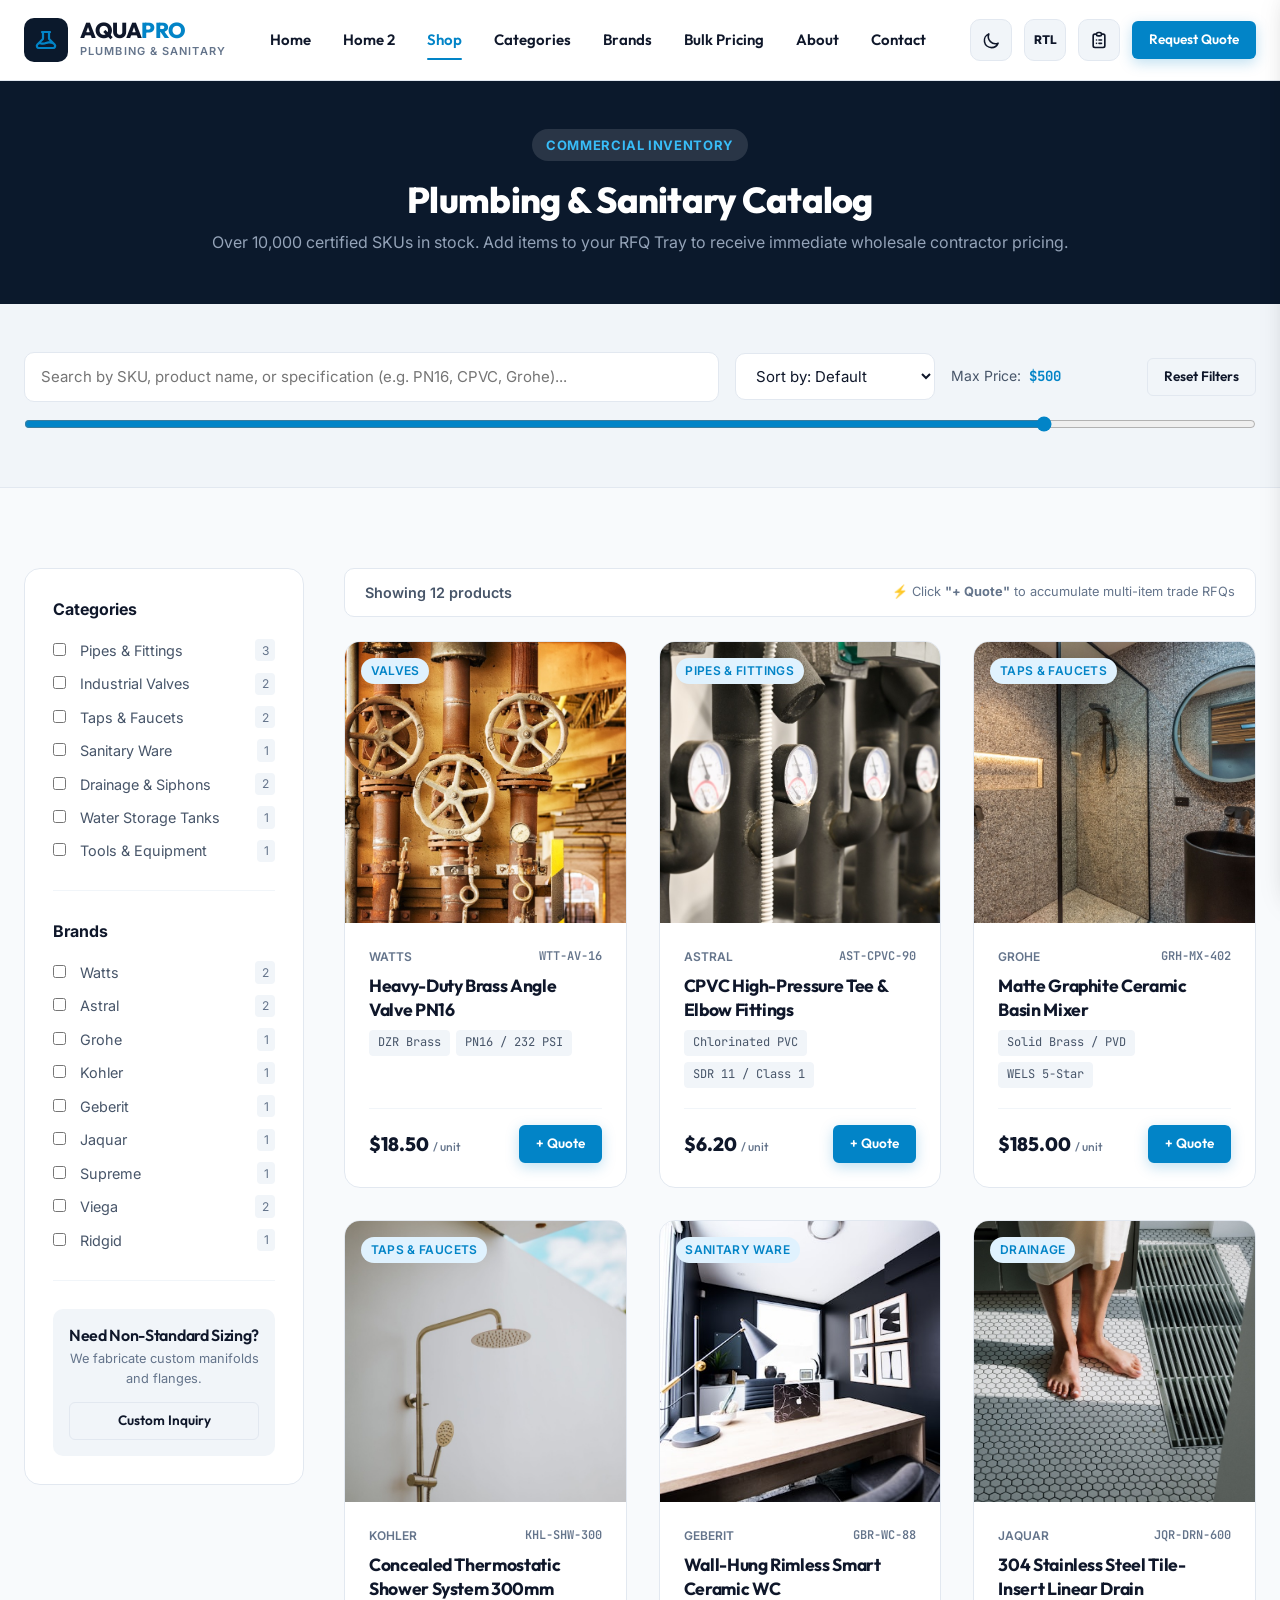
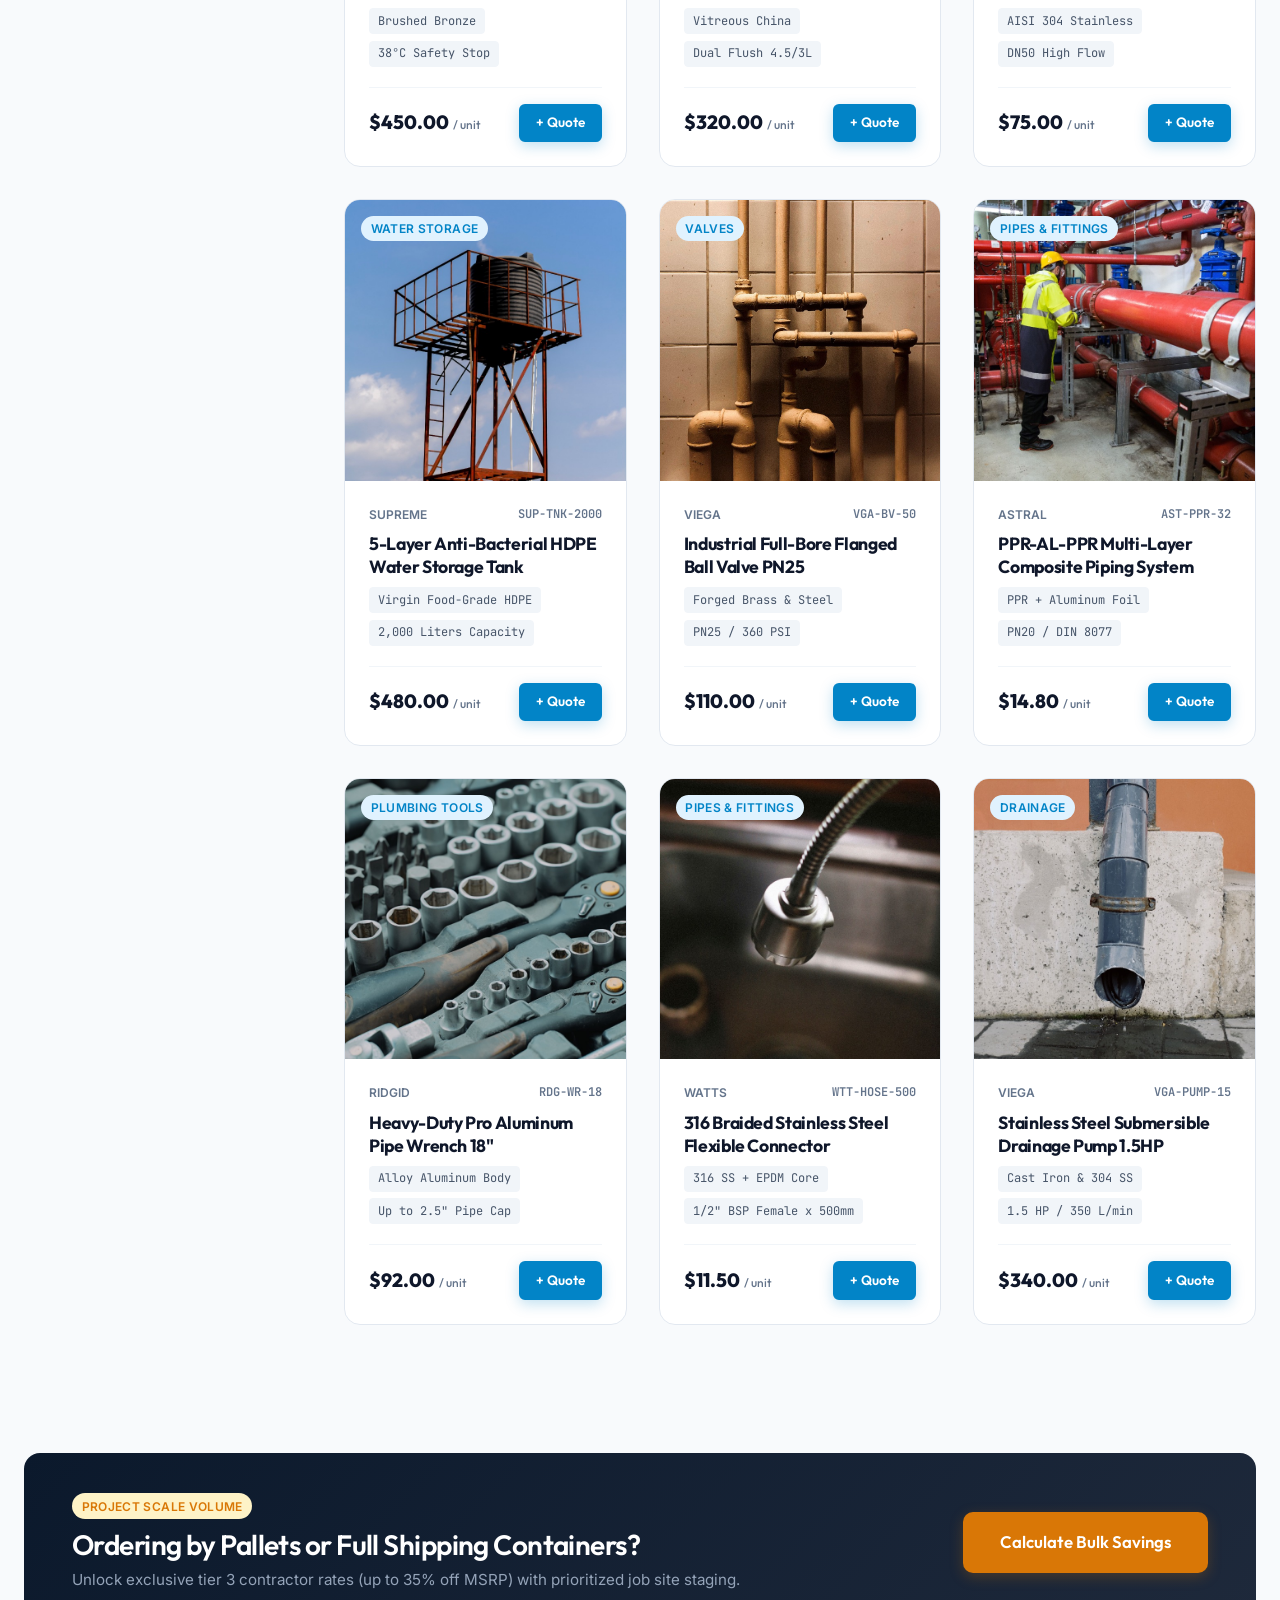
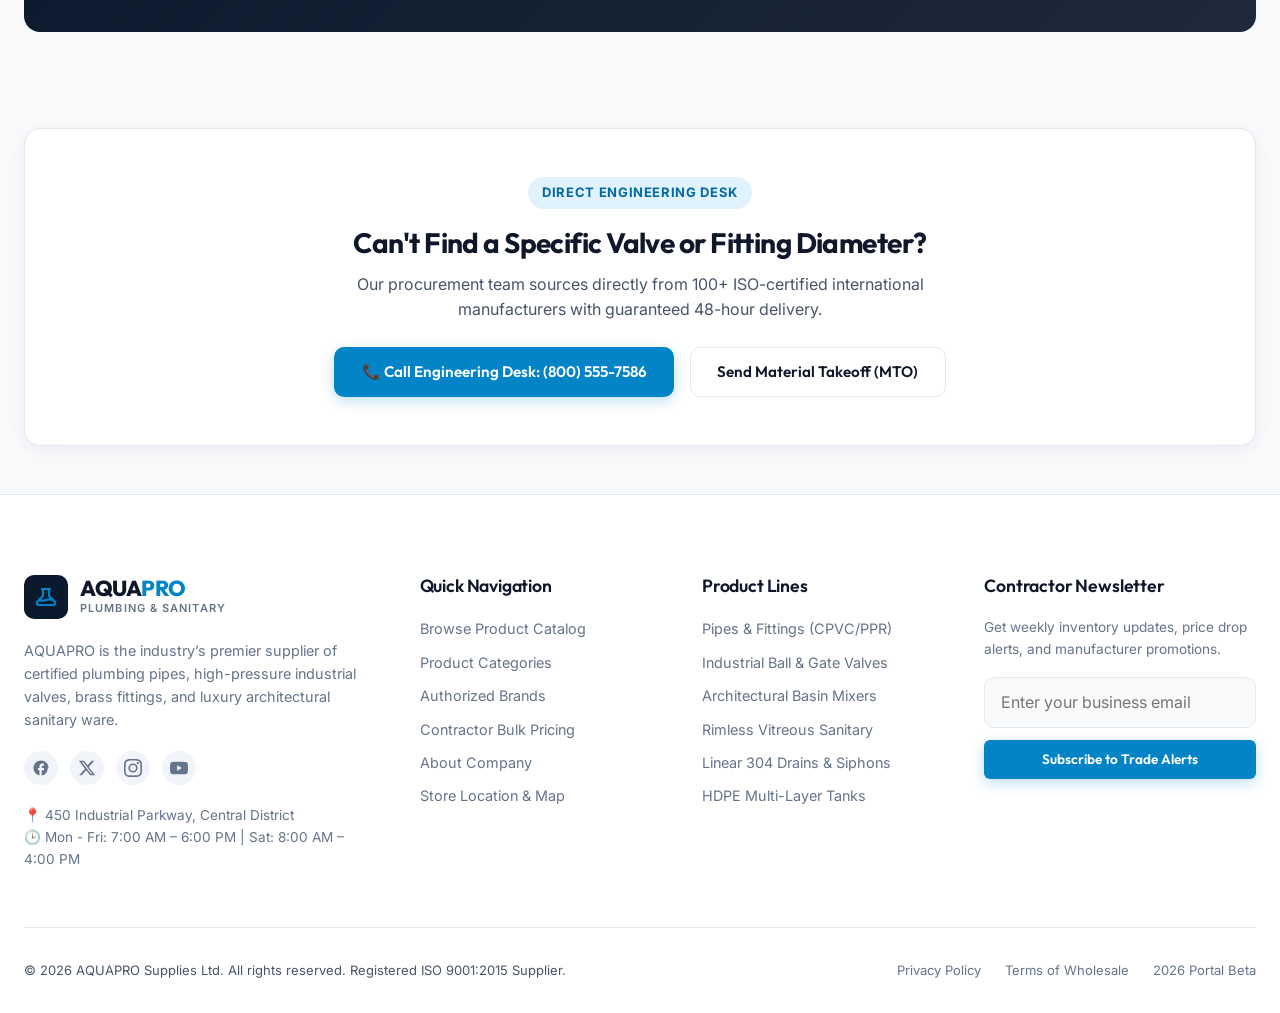
<file: shop.html>
<!DOCTYPE html>
<html lang="en" data-theme="light" dir="ltr">
<head>
  <meta charset="UTF-8">
  <meta name="viewport" content="width=device-width, initial-scale=1.0">
  <title>Plumbing Supplies & Sanitary Catalog | AQUAPRO Store</title>
  <meta name="description" content="Search over 10,000 plumbing pipes, brass angle valves, PPR fittings, luxury basin faucets, thermostatic showers, and water tanks. Filter by brand, pressure rating, and price.">
  <meta name="keywords" content="plumbing catalog, buy valves, CPVC pipe fittings, bathroom mixers, sanitary fixtures, contractor discount">
  <link rel="canonical" href="https://www.aquaprostore.com/shop.html">
  
  <meta property="og:title" content="AQUAPRO Product Catalog - Plumbing & Sanitary Supplies">
  <meta property="og:description" content="Certified plumbing supplies, valves, and sanitary ware with instant trade pricing and RFQ builder.">
  <meta property="og:image" content="assets/images/hero-showroom.jpg">

  <link rel="stylesheet" href="assets/css/style.css">
  <link rel="stylesheet" href="assets/css/dark-mode.css">
  <link rel="stylesheet" href="assets/css/rtl.css">
  <link rel="icon" type="image/svg+xml" href="assets/images/favicon.svg">
</head>
<body>
<!-- Header -->
  <header class="site-header" id="siteHeader">
    <div class="container">
      <div class="header-inner">
        <a href="index.html" class="brand-logo" aria-label="AQUAPRO Homepage">
          <div class="logo-icon">
            <svg width="24" height="24" fill="none" viewBox="0 0 24 24" stroke="currentColor">
              <path stroke-linecap="round" stroke-linejoin="round" stroke-width="2.2" d="M19.428 15.428a2 2 0 00-1.022-.547l-2.387-.477a6 6 0 00-3.86.517l-.318.158a6 6 0 01-3.86.517L6.05 15.21a2 2 0 00-1.806.547M8 4h8l-1 1v5.172a2 2 0 00.586 1.414l5 5c1.26 1.26.367 3.414-1.415 3.414H4.828c-1.782 0-2.674-2.154-1.414-3.414l5-5A2 2 0 009 10.172V5L8 4z" />
            </svg>
          </div>
          <div class="logo-text">
            <span class="logo-name">AQUA<span>PRO</span></span>
            <span class="logo-tagline">Plumbing &amp; Sanitary</span>
          </div>
        </a>

        <nav class="main-nav" aria-label="Main Navigation">
          <a href="index.html" class="nav-link">Home</a>
          <a href="index-2.html" class="nav-link">Home 2</a>
          <a href="shop.html" class="nav-link active">Shop</a>
          <a href="categories.html" class="nav-link">Categories</a>
          <a href="brands.html" class="nav-link">Brands</a>
          <a href="bulk-pricing.html" class="nav-link">Bulk Pricing</a>
          <a href="about.html" class="nav-link">About</a>
          <a href="contact.html" class="nav-link">Contact</a>
        </nav>

        <div class="header-actions">
          <button class="action-btn theme-toggle-btn" aria-label="Toggle Theme">
            <svg width="19" height="19" fill="none" viewBox="0 0 24 24" stroke="currentColor">
              <path stroke-linecap="round" stroke-linejoin="round" stroke-width="2" d="M20.354 15.354A9 9 0 018.646 3.646 9.003 9.003 0 0012 21a9.003 9.003 0 008.354-5.646z" />
            </svg>
          </button>
          <button class="action-btn rtl-toggle-btn" aria-label="Toggle RTL">
            <span style="font-size: 0.75rem; font-weight: 800;">RTL</span>
          </button>
          <button class="action-btn rfq-cart-trigger" aria-label="RFQ Quote Tray">
            <svg width="20" height="20" fill="none" viewBox="0 0 24 24" stroke="currentColor">
              <path stroke-linecap="round" stroke-linejoin="round" stroke-width="2" d="M9 5H7a2 2 0 00-2 2v12a2 2 0 002 2h10a2 2 0 002-2V7a2 2 0 00-2-2h-2M9 5a2 2 0 002 2h2a2 2 0 002-2M9 5a2 2 0 012-2h2a2 2 0 012 2m-3 7h3m-3 4h3m-6-4h.01M9 16h.01" />
            </svg>
            <span class="cart-badge" style="display: none;">0</span>
          </button>
          <a href="bulk-pricing.html" class="btn btn-primary btn-sm">Request Quote</a>
          <button class="action-btn hamburger-btn" aria-label="Open Navigation Menu">
            <svg width="22" height="22" fill="none" viewBox="0 0 24 24" stroke="currentColor">
              <path stroke-linecap="round" stroke-linejoin="round" stroke-width="2" d="M4 6h16M4 12h16M4 18h16" />
            </svg>
          </button>
        </div>
      </div>
    </div>
  </header>

  <!-- Mobile Drawer -->
  <aside class="mobile-nav-drawer" id="mobileNavDrawer">
    <div class="drawer-header">
      <a href="index.html" class="brand-logo" aria-label="AQUAPRO Homepage">
        <div class="logo-icon">
          <svg width="24" height="24" fill="none" viewBox="0 0 24 24" stroke="currentColor">
            <path stroke-linecap="round" stroke-linejoin="round" stroke-width="2.2" d="M19.428 15.428a2 2 0 00-1.022-.547l-2.387-.477a6 6 0 00-3.86.517l-.318.158a6 6 0 01-3.86.517L6.05 15.21a2 2 0 00-1.806.547M8 4h8l-1 1v5.172a2 2 0 00.586 1.414l5 5c1.26 1.26.367 3.414-1.415 3.414H4.828c-1.782 0-2.674-2.154-1.414-3.414l5-5A2 2 0 009 10.172V5L8 4z" />
          </svg>
        </div>
        <div class="logo-text">
          <span class="logo-name">AQUA<span>PRO</span></span>
        </div>
      </a>
      <button class="drawer-close-btn">✕</button>
    </div>
        <div class="mobile-nav-links">
      <a href="index.html" class="nav-link">Home</a>
      <a href="index-2.html" class="nav-link">Home 2</a>
      <a href="shop.html" class="nav-link active">Shop</a>
      <a href="categories.html" class="nav-link">Categories</a>
      <a href="brands.html" class="nav-link">Brands</a>
      <a href="bulk-pricing.html" class="nav-link">Bulk Pricing</a>
      <a href="about.html" class="nav-link">About</a>
      <a href="contact.html" class="nav-link">Contact</a>
    </div>
    <div class="mobile-drawer-footer">
      <a href="bulk-pricing.html" class="btn btn-primary" style="width: 100%; justify-content: center; display: flex; align-items: center;">Request Quote</a>
      <div class="mobile-drawer-actions" style="display: flex; justify-content: center; gap: 1rem; margin-top: 0.5rem;">
        <button class="action-btn theme-toggle-btn" aria-label="Toggle Theme" title="Toggle Light/Dark Theme">
          <svg width="19" height="19" fill="none" viewBox="0 0 24 24" stroke="currentColor">
            <path stroke-linecap="round" stroke-linejoin="round" stroke-width="2" d="M20.354 15.354A9 9 0 018.646 3.646 9.003 9.003 0 0012 21a9.003 9.003 0 008.354-5.646z" />
          </svg>
        </button>
        <button class="action-btn rtl-toggle-btn" aria-label="Toggle RTL" title="Toggle RTL">
          <span style="font-size: 0.75rem; font-weight: 800;">RTL</span>
        </button>
        <button class="action-btn rfq-cart-trigger" aria-label="View RFQ Quote Tray" title="RFQ Quote Cart">
          <svg width="20" height="20" fill="none" viewBox="0 0 24 24" stroke="currentColor">
            <path stroke-linecap="round" stroke-linejoin="round" stroke-width="2" d="M9 5H7a2 2 0 00-2 2v12a2 2 0 002 2h10a2 2 0 002-2V7a2 2 0 00-2-2h-2M9 5a2 2 0 002 2h2a2 2 0 002-2M9 5a2 2 0 012-2h2a2 2 0 012 2m-3 7h3m-3 4h3m-6-4h.01M9 16h.01" />
          </svg>
          <span class="cart-badge" style="display: none;">0</span>
        </button>
      </div>
    </div>
  </aside>
  <div class="drawer-backdrop" id="drawerBackdrop"></div>

  <!-- MAIN CONTENT: SHOP - EXACTLY 5 SECTIONS -->
  <main id="mainContent">

    <!-- =========================================================================
         SECTION 1: Page Hero
         ========================================================================= -->
    <section class="section-sm" style="background: var(--color-primary); color: #ffffff;" id="shop-hero">
      <div class="container">
        <div style="display: flex; flex-direction: column; align-items: center; justify-content: center; text-align: center; gap: 1rem;">
          <div>
            <span class="section-tag" style="background: rgba(255,255,255,0.12); color: #38bdf8;">Commercial Inventory</span>
            <h1 style="color: #ffffff; font-size: 2.25rem; margin-bottom: 0.5rem;">Plumbing &amp; Sanitary Catalog</h1>
            <p style="color: #94a3b8; font-size: 1rem; margin: 0;">
              Over 10,000 certified SKUs in stock. Add items to your RFQ Tray to receive immediate wholesale contractor pricing.
            </p>
          </div>
        </div>
      </div>
    </section>

    <!-- =========================================================================
         SECTION 2: Search + Filters Bar
         ========================================================================= -->
    <section class="section-sm" style="background: var(--bg-surface-subtle); border-bottom: 1px solid var(--border-color);" id="shop-filters-bar">
      <div class="container">
        <div class="shop-filter-bar">
          <input type="text" id="shopSearchInput" class="form-control" placeholder="Search by SKU, product name, or specification (e.g. PN16, CPVC, Grohe)..." style="background: var(--bg-surface);">
          
          <select id="shopSortSelect" class="form-control" style="background: var(--bg-surface);">
            <option value="default">Sort by: Default</option>
            <option value="price-low">Price: Low to High</option>
            <option value="price-high">Price: High to Low</option>
            <option value="name-az">Name: A to Z</option>
          </select>

          <div style="display: flex; align-items: center; gap: 0.5rem; font-size: 0.875rem; color: var(--text-secondary);">
            <span>Max Price:</span>
            <strong id="priceRangeLabel" style="color: var(--color-accent); font-family: var(--font-mono);">$500</strong>
          </div>

          <button id="clearFiltersBtn" class="btn btn-outline btn-sm">Reset Filters</button>
        </div>
        <div style="margin-top: 0.75rem;">
          <input type="range" id="priceRangeSlider" min="5" max="600" step="5" value="500" style="width: 100%; accent-color: var(--color-accent);">
        </div>
      </div>
    </section>

    <!-- =========================================================================
         SECTION 3: Product Grid & Sidebar Layout
         ========================================================================= -->
    <section class="section" id="shop-products-section">
      <div class="container">
        <div class="shop-layout">
          <!-- Filter Sidebar -->
          <aside class="filter-sidebar">
            <div class="filter-group">
              <div class="filter-title">
                <span>Categories</span>
              </div>
              <div class="filter-list">
                <label class="filter-checkbox">
                  <span><input type="checkbox" name="category_filter" value="Pipes & Fittings"> Pipes &amp; Fittings</span>
                  <span class="filter-count">3</span>
                </label>
                <label class="filter-checkbox">
                  <span><input type="checkbox" name="category_filter" value="Valves"> Industrial Valves</span>
                  <span class="filter-count">2</span>
                </label>
                <label class="filter-checkbox">
                  <span><input type="checkbox" name="category_filter" value="Taps & Faucets"> Taps &amp; Faucets</span>
                  <span class="filter-count">2</span>
                </label>
                <label class="filter-checkbox">
                  <span><input type="checkbox" name="category_filter" value="Sanitary Ware"> Sanitary Ware</span>
                  <span class="filter-count">1</span>
                </label>
                <label class="filter-checkbox">
                  <span><input type="checkbox" name="category_filter" value="Drainage"> Drainage &amp; Siphons</span>
                  <span class="filter-count">2</span>
                </label>
                <label class="filter-checkbox">
                  <span><input type="checkbox" name="category_filter" value="Water Storage"> Water Storage Tanks</span>
                  <span class="filter-count">1</span>
                </label>
                <label class="filter-checkbox">
                  <span><input type="checkbox" name="category_filter" value="Plumbing Tools"> Tools &amp; Equipment</span>
                  <span class="filter-count">1</span>
                </label>
              </div>
            </div>

            <div class="filter-group">
              <div class="filter-title">
                <span>Brands</span>
              </div>
              <div class="filter-list">
                <label class="filter-checkbox">
                  <span><input type="checkbox" name="brand_filter" value="Watts"> Watts</span>
                  <span class="filter-count">2</span>
                </label>
                <label class="filter-checkbox">
                  <span><input type="checkbox" name="brand_filter" value="Astral"> Astral</span>
                  <span class="filter-count">2</span>
                </label>
                <label class="filter-checkbox">
                  <span><input type="checkbox" name="brand_filter" value="Grohe"> Grohe</span>
                  <span class="filter-count">1</span>
                </label>
                <label class="filter-checkbox">
                  <span><input type="checkbox" name="brand_filter" value="Kohler"> Kohler</span>
                  <span class="filter-count">1</span>
                </label>
                <label class="filter-checkbox">
                  <span><input type="checkbox" name="brand_filter" value="Geberit"> Geberit</span>
                  <span class="filter-count">1</span>
                </label>
                <label class="filter-checkbox">
                  <span><input type="checkbox" name="brand_filter" value="Jaquar"> Jaquar</span>
                  <span class="filter-count">1</span>
                </label>
                <label class="filter-checkbox">
                  <span><input type="checkbox" name="brand_filter" value="Supreme"> Supreme</span>
                  <span class="filter-count">1</span>
                </label>
                <label class="filter-checkbox">
                  <span><input type="checkbox" name="brand_filter" value="Viega"> Viega</span>
                  <span class="filter-count">2</span>
                </label>
                <label class="filter-checkbox">
                  <span><input type="checkbox" name="brand_filter" value="Ridgid"> Ridgid</span>
                  <span class="filter-count">1</span>
                </label>
              </div>
            </div>

            <div style="background: var(--bg-surface-subtle); padding: 1rem; border-radius: var(--radius-md); text-align: center; margin-top: 1rem;">
              <h5 style="margin-bottom: 0.25rem;">Need Non-Standard Sizing?</h5>
              <p style="font-size: 0.8rem; color: var(--text-muted); margin-bottom: 0.75rem;">We fabricate custom manifolds and flanges.</p>
              <a href="contact.html" class="btn btn-outline btn-sm" style="width: 100%;">Custom Inquiry</a>
            </div>
          </aside>

          <!-- Main Product Grid Container -->
          <div>
            <div class="shop-top-bar">
              <span id="shopResultCount" style="font-size: 0.9rem; font-weight: 600; color: var(--text-secondary);">Showing 12 products</span>
              <div style="font-size: 0.8rem; color: var(--text-muted);">
                ⚡ Click <strong>"+ Quote"</strong> to accumulate multi-item trade RFQs
              </div>
            </div>

            <div class="grid grid-3" id="shopProductGrid">
              <!-- Dynamically populated by main.js -->
            </div>
          </div>
        </div>
      </div>
    </section>

    <!-- =========================================================================
         SECTION 4: Bulk Buying CTA
         ========================================================================= -->
    <section class="section-sm" style="background: var(--bg-surface-alt);" id="shop-bulk-cta">
      <div class="container">
        <div style="background: linear-gradient(135deg, #0b192c 0%, #1e293b 100%); border-radius: var(--radius-lg); padding: 2.5rem 3rem; color: #ffffff; display: flex; align-items: center; justify-content: space-between; flex-wrap: wrap; gap: 1.5rem;">
          <div>
            <span class="badge badge-amber" style="margin-bottom: 0.5rem;">Project Scale Volume</span>
            <h3 style="color: #ffffff; margin-bottom: 0.35rem;">Ordering by Pallets or Full Shipping Containers?</h3>
            <p style="color: #94a3b8; font-size: 0.95rem; margin: 0;">
              Unlock exclusive tier 3 contractor rates (up to 35% off MSRP) with prioritized job site staging.
            </p>
          </div>
          <a href="bulk-pricing.html" class="btn btn-gold btn-lg">Calculate Bulk Savings</a>
        </div>
      </div>
    </section>

    <!-- =========================================================================
         SECTION 5: Contact / Enquiry CTA
         ========================================================================= -->
    <section class="section-sm" id="shop-enquiry-cta">
      <div class="container">
        <div style="background: var(--bg-surface); border: 1px solid var(--border-color); border-radius: var(--radius-lg); padding: 3rem; text-align: center; box-shadow: var(--shadow-card);">
          <span class="section-tag">Direct Engineering Desk</span>
          <h2 style="font-size: 1.75rem; margin-bottom: 0.75rem;">Can't Find a Specific Valve or Fitting Diameter?</h2>
          <p style="color: var(--text-secondary); max-width: 600px; margin: 0 auto 1.5rem;">
            Our procurement team sources directly from 100+ ISO-certified international manufacturers with guaranteed 48-hour delivery.
          </p>
          <div style="display: flex; justify-content: center; gap: 1rem; flex-wrap: wrap;">
            <a href="tel:+18005557586" class="btn btn-primary">📞 Call Engineering Desk: (800) 555-7586</a>
            <a href="contact.html" class="btn btn-outline">Send Material Takeoff (MTO)</a>
          </div>
        </div>
      </div>
    </section>

  </main>

  <!-- Global Footer -->
  <footer class="site-footer">
    <div class="container">
      <div class="footer-grid">
        <!-- Col 1 -->
        <div class="footer-col">
          <a href="index.html" class="brand-logo" style="margin-bottom: 1.25rem;">
            <div class="logo-icon">
              <svg width="24" height="24" fill="none" viewBox="0 0 24 24" stroke="currentColor">
                <path stroke-linecap="round" stroke-linejoin="round" stroke-width="2.2" d="M19.428 15.428a2 2 0 00-1.022-.547l-2.387-.477a6 6 0 00-3.86.517l-.318.158a6 6 0 01-3.86.517L6.05 15.21a2 2 0 00-1.806.547M8 4h8l-1 1v5.172a2 2 0 00.586 1.414l5 5c1.26 1.26.367 3.414-1.415 3.414H4.828c-1.782 0-2.674-2.154-1.414-3.414l5-5A2 2 0 009 10.172V5L8 4z" />
              </svg>
            </div>
            <div class="logo-text">
              <span class="logo-name">AQUA<span>PRO</span></span>
              <span class="logo-tagline">Plumbing &amp; Sanitary</span>
            </div>
          </a>
          <p style="color: #94a3b8; font-size: 0.9rem; line-height: 1.6;">
            AQUAPRO is the industry’s premier supplier of certified plumbing pipes, high-pressure industrial valves, brass fittings, and luxury architectural sanitary ware.
          </p>
          <div class="footer-socials">
            <a href="#" class="social-icon" aria-label="Facebook">
              <svg width="18" height="18" fill="currentColor" viewBox="0 0 24 24">
                <path d="M22 12c0-5.52-4.48-10-10-10S2 6.48 2 12c0 4.84 3.44 8.87 8 9.8V15H8v-3h2V9.5C10 7.57 11.57 6 13.5 6H16v3h-2c-.55 0-1 .45-1 1v2h3v3h-3v6.95c4.56-.93 8-4.96 8-9.75z"/>
              </svg>
            </a>
            <a href="#" class="social-icon" aria-label="X (formerly Twitter)">
              <svg width="18" height="18" fill="currentColor" viewBox="0 0 24 24">
                <path d="M18.244 2.25h3.308l-7.227 8.26 8.502 11.24H16.17l-5.214-6.817L4.99 21.75H1.68l7.73-8.835L1.254 2.25H8.08l4.713 6.231zm-1.161 17.52h1.833L7.084 4.126H5.117z"/>
              </svg>
            </a>
            <a href="#" class="social-icon" aria-label="Instagram">
              <svg width="18" height="18" fill="currentColor" viewBox="0 0 24 24">
                <path d="M12 2.163c3.204 0 3.584.012 4.85.07 3.252.148 4.771 1.691 4.919 4.919.058 1.265.069 1.645.069 4.849 0 3.205-.012 3.584-.069 4.849-.149 3.225-1.664 4.771-4.919 4.919-1.266.058-1.644.07-4.85.07-3.204 0-3.584-.012-4.849-.07-3.26-.149-4.771-1.699-4.919-4.92-.058-1.265-.07-1.644-.07-4.849 0-3.204.013-3.583.07-4.849.149-3.227 1.664-4.771 4.919-4.919 1.266-.057 1.645-.069 4.849-.069zM12 0C8.741 0 8.333.014 7.053.072 2.695.272.273 2.69.073 7.051.014 8.333 0 8.741 0 12c0 3.259.014 3.668.072 4.948.2 4.358 2.618 6.78 6.98 6.98 1.281.058 1.689.072 4.948.072 3.259 0 3.668-.014 4.948-.072 4.354-.2 6.782-2.618 6.979-6.98.059-1.28.073-1.689.073-4.948 0-3.259-.014-3.667-.072-4.947-.196-4.354-2.617-6.78-6.979-6.98C15.668.014 15.259 0 12 0zm0 5.838a6.162 6.162 0 100 12.324 6.162 6.162 0 000-12.324zM12 16a4 4 0 110-8 4 4 0 010 8zm6.406-11.845a1.44 1.44 0 100 2.881 1.44 1.44 0 000-2.881z"/>
              </svg>
            </a>
            <a href="#" class="social-icon" aria-label="YouTube">
              <svg width="18" height="18" fill="currentColor" viewBox="0 0 24 24">
                <path d="M23.498 6.163a3.003 3.003 0 00-2.11-2.11C19.517 3.545 12 3.545 12 3.545s-7.517 0-9.388.508a3.003 3.003 0 00-2.11 2.11C0 8.033 0 12 0 12s0 3.967.502 5.837a3.003 3.003 0 002.11 2.11c1.871.508 9.388.508 9.388.508s7.517 0 9.388-.508a3.002 3.002 0 002.11-2.11C24 15.967 24 12 24 12s0-3.967-.502-5.837zM9.545 15.568V8.432L15.818 12l-6.273 3.568z"/>
              </svg>
            </a>
          </div>
          <div style="margin-top: 1.25rem; font-size: 0.85rem; color: #cbd5e1;">
            📍 450 Industrial Parkway, Central District<br>
            🕒 Mon - Fri: 7:00 AM – 6:00 PM | Sat: 8:00 AM – 4:00 PM
          </div>
        </div>

        <!-- Col 2 -->
        <div class="footer-col">
          <h5>Quick Navigation</h5>
          <div class="footer-links">
            <a href="shop.html">Browse Product Catalog</a>
            <a href="categories.html">Product Categories</a>
            <a href="brands.html">Authorized Brands</a>
            <a href="bulk-pricing.html">Contractor Bulk Pricing</a>
            <a href="about.html">About Company</a>
            <a href="contact.html">Store Location &amp; Map</a>
          </div>
        </div>

        <!-- Col 3 -->
        <div class="footer-col">
          <h5>Product Lines</h5>
          <div class="footer-links">
            <a href="shop.html?category=Pipes+%26+Fittings">Pipes &amp; Fittings (CPVC/PPR)</a>
            <a href="shop.html?category=Valves">Industrial Ball &amp; Gate Valves</a>
            <a href="shop.html?category=Taps+%26+Faucets">Architectural Basin Mixers</a>
            <a href="shop.html?category=Sanitary+Ware">Rimless Vitreous Sanitary</a>
            <a href="shop.html?category=Drainage">Linear 304 Drains &amp; Siphons</a>
            <a href="shop.html?category=Water+Storage">HDPE Multi-Layer Tanks</a>
          </div>
        </div>

        <!-- Col 4 -->
        <div class="footer-col">
          <h5>Contractor Newsletter</h5>
          <p style="font-size: 0.85rem; color: #94a3b8;">
            Get weekly inventory updates, price drop alerts, and manufacturer promotions.
          </p>
          <form class="footer-newsletter" data-validate="true">
            <input type="email" placeholder="Enter your business email" required aria-label="Business Email">
            <button type="submit" class="btn btn-primary btn-sm" style="width: 100%;">Subscribe to Trade Alerts</button>
          </form>
        </div>
      </div>

      <div class="footer-bottom">
        <div>
          © 2026 AQUAPRO Supplies Ltd. All rights reserved. Registered ISO 9001:2015 Supplier.
        </div>
        <div style="display: flex; gap: 1.5rem;">
          <a href="about.html" style="color: #94a3b8;">Privacy Policy</a>
          <a href="about.html" style="color: #94a3b8;">Terms of Wholesale</a>
          <a href="coming-soon.html" style="color: #38bdf8;">2026 Portal Beta</a>
        </div>
      </div>
    </div>
  </footer>

  <!-- Quick View Modal & RFQ Cart Drawer -->
  <div class="modal-backdrop" id="quickViewModal" role="dialog" aria-modal="true" aria-labelledby="qvTitle">
    <div class="modal-dialog">
      <button class="modal-close-btn" aria-label="Close Modal">✕</button>
      <div style="display: grid; grid-template-columns: 1fr 1.2fr; gap: 2rem; padding: 2.5rem;">
        <div style="background: var(--bg-surface-subtle); border-radius: var(--radius-md); padding: 1.5rem; display: flex; align-items: center; justify-content: center;">
          <img id="qvImage" src="assets/images/products/prod-angle-valve.jpg" alt="Product Image" style="max-height: 260px; object-fit: contain;">
        </div>
        <div>
          <div style="display: flex; gap: 0.5rem; margin-bottom: 0.5rem;">
            <span class="badge badge-blue" id="qvCategory">Valves</span>
            <span class="badge badge-green">In Stock</span>
          </div>
          <h3 id="qvTitle" style="margin-bottom: 0.5rem;">Product Title</h3>
          <div style="font-size: 0.8rem; color: var(--text-muted); margin-bottom: 1rem;">
            Brand: <strong id="qvBrand" style="color: var(--text-primary);">Watts</strong> | SKU: <span id="qvSku" class="mono">WTT-AV-16</span>
          </div>
          <div style="font-size: 1.5rem; font-weight: 800; color: var(--text-primary); margin-bottom: 1rem;" id="qvPrice">$18.50</div>
          <p id="qvDescription" style="font-size: 0.875rem; color: var(--text-secondary); margin-bottom: 1.25rem; line-height: 1.5;">Product description</p>
          <div style="display: grid; grid-template-columns: 1fr 1fr; gap: 0.5rem; font-size: 0.8rem; background: var(--bg-surface-subtle); padding: 0.75rem; border-radius: var(--radius-sm); margin-bottom: 1.5rem;">
            <div>Material: <strong id="qvMaterial">DZR Brass</strong></div>
            <div>Rating: <strong id="qvRating">PN16</strong></div>
          </div>
          <div style="display: flex; gap: 0.75rem; align-items: center;">
            <button class="btn btn-primary add-to-rfq-btn" id="qvAddRfqBtn" data-product-id="valve-01" style="flex: 1;">+ Add to RFQ List</button>
            <a href="bulk-pricing.html" class="btn btn-gold">Bulk Quote</a>
          </div>
        </div>
      </div>
    </div>
  </div>

  <div class="rfq-drawer" id="rfqDrawer" aria-label="Request For Quote Drawer">
    <div class="rfq-header">
      <div style="display: flex; align-items: center; gap: 0.5rem;">
        <svg width="20" height="20" fill="none" viewBox="0 0 24 24" stroke="currentColor">
          <path stroke-linecap="round" stroke-linejoin="round" stroke-width="2" d="M9 5H7a2 2 0 00-2 2v12a2 2 0 002 2h10a2 2 0 002-2V7a2 2 0 00-2-2h-2M9 5a2 2 0 002 2h2a2 2 0 002-2M9 5a2 2 0 012-2h2a2 2 0 012 2" />
        </svg>
        <h4 style="margin: 0;">RFQ Quote Tray (<span id="rfqTotalItems">0</span>)</h4>
      </div>
      <button class="rfq-close-btn" style="font-size: 1.25rem;">✕</button>
    </div>
    <div class="rfq-body" id="rfqItemList"></div>
    <div class="rfq-footer">
      <button class="btn btn-primary" id="submitRfqBtn" style="width: 100%;">Submit Items for Bulk Quote</button>
    </div>
  </div>

  <script src="assets/js/main.js"></script>
</body>
</html>
</file>
<file: assets/css/style.css>
/* ==========================================================================
   AQUAPRO Plumbing Supplies & Sanitary Fittings Store - Core Design System
   ========================================================================== */

@import url('https://fonts.googleapis.com/css2?family=Inter:wght@300;400;500;600;700&family=Outfit:wght@400;500;600;700;800&family=Plus+Jakarta+Sans:wght@500;600;700;800&family=JetBrains+Mono:wght@500;600;700&display=swap');

:root {
  /* Brand Colors */
  --color-primary: #0b192c;
  --color-primary-light: #1e293b;
  --color-primary-dark: #070f1a;
  
  --color-accent: #0284c7;
  --color-accent-hover: #0369a1;
  --color-accent-light: #e0f2fe;
  --color-accent-gradient: linear-gradient(135deg, #0284c7 0%, #06b6d4 100%);
  
  --color-secondary: #d97706; /* Contractor Gold */
  --color-secondary-light: #fef3c7;
  --color-success: #16a34a;
  --color-success-light: #dcfce7;
  --color-danger: #dc2626;
  --color-danger-light: #fee2e2;

  /* Neutrals & Surfaces (Light Mode) */
  --bg-body: #f8fafc;
  --bg-surface: #ffffff;
  --bg-surface-elevated: #ffffff;
  --bg-surface-subtle: #f1f5f9;
  --bg-surface-alt: #f8fafc;
  --bg-overlay: rgba(11, 25, 44, 0.6);

  /* Typography Colors */
  --text-primary: #0f172a;
  --text-secondary: #475569;
  --text-muted: #64748b;
  --text-inverse: #ffffff;
  --text-accent: #0284c7;

  /* Borders & Dividers */
  --border-color: #e2e8f0;
  --border-subtle: #f1f5f9;
  --border-focus: #0284c7;

  /* Typography */
  --font-heading: 'Outfit', 'Plus Jakarta Sans', -apple-system, BlinkMacSystemFont, 'Segoe UI', Roboto, sans-serif;
  --font-body: 'Inter', -apple-system, BlinkMacSystemFont, 'Segoe UI', Roboto, sans-serif;
  --font-mono: 'JetBrains Mono', monospace;

  /* Shadows */
  --shadow-sm: 0 1px 2px 0 rgba(0, 0, 0, 0.05);
  --shadow-md: 0 4px 6px -1px rgba(0, 0, 0, 0.08), 0 2px 4px -2px rgba(0, 0, 0, 0.05);
  --shadow-lg: 0 10px 15px -3px rgba(0, 0, 0, 0.08), 0 4px 6px -4px rgba(0, 0, 0, 0.04);
  --shadow-xl: 0 20px 25px -5px rgba(0, 0, 0, 0.1), 0 8px 10px -6px rgba(0, 0, 0, 0.05);
  --shadow-card: 0 4px 20px rgba(11, 25, 44, 0.06);
  --shadow-card-hover: 0 12px 30px rgba(11, 25, 44, 0.12);

  /* Radius */
  --radius-xs: 4px;
  --radius-sm: 6px;
  --radius-md: 10px;
  --radius-lg: 16px;
  --radius-xl: 24px;
  --radius-pill: 9999px;

  /* Transitions */
  --transition-fast: 0.15s ease;
  --transition-normal: 0.25s cubic-bezier(0.4, 0, 0.2, 1);
  --transition-smooth: 0.4s cubic-bezier(0.16, 1, 0.3, 1);

  /* Layout Containers */
  --container-max: 1320px;
  --container-padding: 1.5rem;
  --header-height: 80px;
  --topbar-height: 40px;
}

/* ==========================================================================
   Reset & Base Styles
   ========================================================================== */

*, *::before, *::after {
  box-sizing: border-box;
  margin: 0;
  padding: 0;
}

html {
  font-size: 16px;
  scroll-behavior: smooth;
  -webkit-text-size-adjust: 100%;
}

body {
  font-family: var(--font-body);
  font-size: 1rem;
  line-height: 1.6;
  color: var(--text-primary);
  background-color: var(--bg-body);
  overflow-x: hidden;
  min-height: 100vh;
  display: flex;
  flex-direction: column;
}

main {
  flex: 1 0 auto;
}

img, svg, video {
  max-width: 100%;
  height: auto;
  display: block;
}

a {
  color: inherit;
  text-decoration: none;
  transition: color var(--transition-fast);
}

button, input, select, textarea {
  font: inherit;
  color: inherit;
}

button {
  cursor: pointer;
  border: none;
  background: none;
}

ul, ol {
  list-style: none;
}

/* Headings */
h1, h2, h3, h4, h5, h6 {
  font-family: var(--font-heading);
  color: var(--text-primary);
  line-height: 1.25;
  font-weight: 700;
  letter-spacing: -0.02em;
}

h1 { font-size: clamp(2.2rem, 5vw, 3.5rem); font-weight: 800; }
h2 { font-size: clamp(1.75rem, 3.5vw, 2.5rem); font-weight: 700; }
h3 { font-size: clamp(1.25rem, 2.5vw, 1.75rem); font-weight: 600; }
h4 { font-size: 1.2rem; font-weight: 600; }
h5 { font-size: 1rem; font-weight: 600; }

p {
  color: var(--text-secondary);
  margin-bottom: 1rem;
}

p:last-child {
  margin-bottom: 0;
}

.mono {
  font-family: var(--font-mono);
}

/* ==========================================================================
   Container & Grid System
   ========================================================================== */

.container {
  width: 100%;
  max-width: var(--container-max);
  margin-left: auto;
  margin-right: auto;
  padding-left: var(--container-padding);
  padding-right: var(--container-padding);
}

.section {
  padding: 5rem 0;
  position: relative;
}

.section-sm {
  padding: 3rem 0;
}

.section-lg {
  padding: 6.5rem 0;
}

.section-header {
  margin-bottom: 3.5rem;
  max-width: 680px;
}

.section-header.text-center {
  margin-left: auto;
  margin-right: auto;
  text-align: center;
}

.section-tag {
  display: inline-flex;
  align-items: center;
  gap: 0.5rem;
  padding: 0.35rem 0.85rem;
  border-radius: var(--radius-pill);
  background: var(--color-accent-light);
  color: var(--color-accent-hover);
  font-size: 0.8125rem;
  font-weight: 700;
  text-transform: uppercase;
  letter-spacing: 0.05em;
  margin-bottom: 1rem;
}

.section-tag.gold {
  background: var(--color-secondary-light);
  color: var(--color-secondary);
}

.section-title {
  margin-bottom: 1rem;
}

.section-subtitle {
  font-size: 1.125rem;
  color: var(--text-muted);
  line-height: 1.6;
}

.grid {
  display: grid;
  gap: 2rem;
}

.grid-2 { grid-template-columns: repeat(2, 1fr); }
.grid-3 { grid-template-columns: repeat(3, 1fr); }
.grid-4 { grid-template-columns: repeat(4, 1fr); }
.grid-5 { grid-template-columns: repeat(5, 1fr); }
.grid-6 { grid-template-columns: repeat(6, 1fr); }

/* Flex Utilities */
.flex { display: flex; }
.flex-col { flex-direction: column; }
.items-center { align-items: center; }
.justify-between { justify-content: space-between; }
.justify-center { justify-content: center; }
.gap-1 { gap: 0.5rem; }
.gap-2 { gap: 1rem; }
.gap-3 { gap: 1.5rem; }
.gap-4 { gap: 2rem; }

/* ==========================================================================
   Buttons & Interactive Elements
   ========================================================================== */

.btn {
  display: inline-flex;
  align-items: center;
  justify-content: center;
  gap: 0.65rem;
  padding: 0.75rem 1.65rem;
  font-family: var(--font-heading);
  font-size: 0.95rem;
  font-weight: 600;
  border-radius: var(--radius-md);
  transition: all var(--transition-normal);
  white-space: nowrap;
  min-height: 46px; /* Touch target compliance */
  border: 1px solid transparent;
  text-decoration: none;
}

.btn-primary {
  background: var(--color-accent);
  color: #ffffff;
  box-shadow: 0 4px 14px rgba(2, 132, 199, 0.25);
}

.btn-primary:hover {
  background: var(--color-accent-hover);
  transform: translateY(-2px);
  box-shadow: 0 6px 20px rgba(2, 132, 199, 0.35);
  color: #ffffff;
}

.btn-secondary {
  background: var(--color-primary);
  color: #ffffff;
}

.btn-secondary:hover {
  background: var(--color-primary-light);
  transform: translateY(-2px);
  color: #ffffff;
}

.btn-gold {
  background: var(--color-secondary);
  color: #ffffff;
  box-shadow: 0 4px 14px rgba(217, 119, 6, 0.25);
}

.btn-gold:hover {
  background: #b45309;
  transform: translateY(-2px);
  box-shadow: 0 6px 20px rgba(217, 119, 6, 0.35);
  color: #ffffff;
}

.btn-outline {
  background: transparent;
  border-color: var(--border-color);
  color: var(--text-primary);
}

.btn-outline:hover {
  border-color: var(--color-accent);
  color: var(--color-accent);
  background: var(--color-accent-light);
}

.btn-outline-white {
  background: transparent;
  border-color: rgba(255, 255, 255, 0.3);
  color: #ffffff;
}

.btn-outline-white:hover {
  background: rgba(255, 255, 255, 0.1);
  border-color: #ffffff;
  color: #ffffff;
}

.btn-sm {
  padding: 0.45rem 1rem;
  font-size: 0.85rem;
  min-height: 38px;
  border-radius: var(--radius-sm);
}

.btn-lg {
  padding: 1rem 2.25rem;
  font-size: 1.05rem;
  min-height: 52px;
  border-radius: var(--radius-md);
}

.btn-icon {
  width: 44px;
  height: 44px;
  padding: 0;
  border-radius: var(--radius-md);
  display: inline-flex;
  align-items: center;
  justify-content: center;
}

/* Badges */
.badge {
  display: inline-flex;
  align-items: center;
  gap: 0.35rem;
  padding: 0.2rem 0.6rem;
  border-radius: var(--radius-pill);
  font-size: 0.75rem;
  font-weight: 600;
  text-transform: uppercase;
  letter-spacing: 0.03em;
}

.badge-blue { background: var(--color-accent-light); color: var(--color-accent); }
.badge-green { background: var(--color-success-light); color: var(--color-success); }
.badge-amber { background: var(--color-secondary-light); color: var(--color-secondary); }
.badge-slate { background: var(--bg-surface-subtle); color: var(--text-secondary); }

/* ==========================================================================
   Top Bar & Header Navigation
   ========================================================================== */

.top-bar {
  background: var(--color-primary-dark);
  color: #94a3b8;
  font-size: 0.8125rem;
  padding: 0.5rem 0;
  border-bottom: 1px solid rgba(255, 255, 255, 0.07);
}

.top-bar .container {
  display: flex;
  align-items: center;
  justify-content: space-between;
}

.top-bar-left, .top-bar-right {
  display: flex;
  align-items: center;
  gap: 1.5rem;
}

.top-bar a {
  color: #cbd5e1;
  display: inline-flex;
  align-items: center;
  gap: 0.4rem;
}

.top-bar a:hover {
  color: #38bdf8;
}

.site-header {
  position: sticky;
  top: 0;
  z-index: 1000;
  background: var(--bg-surface);
  border-bottom: 1px solid var(--border-color);
  transition: all var(--transition-normal);
}

.site-header.scrolled {
  box-shadow: 0 4px 20px rgba(0, 0, 0, 0.08);
}

.header-inner {
  display: flex;
  align-items: center;
  justify-content: space-between;
  height: var(--header-height);
  gap: 1.5rem;
}

/* Brand Logo */
.brand-logo {
  display: flex;
  align-items: center;
  gap: 0.75rem;
  text-decoration: none;
}

.logo-icon {
  width: 44px;
  height: 44px;
  background: var(--color-primary);
  border-radius: var(--radius-md);
  display: flex;
  align-items: center;
  justify-content: center;
  color: var(--color-accent);
}

.logo-text {
  display: flex;
  flex-direction: column;
}

.logo-name {
  font-family: var(--font-heading);
  font-size: 1.35rem;
  font-weight: 800;
  color: var(--text-primary);
  line-height: 1.1;
  letter-spacing: -0.02em;
}

.logo-name span {
  color: var(--color-accent);
}

.logo-tagline {
  font-size: 0.6875rem;
  font-weight: 600;
  color: var(--text-muted);
  text-transform: uppercase;
  letter-spacing: 0.1em;
}

/* Main Nav */
.main-nav {
  display: flex;
  align-items: center;
  gap: 2rem;
}

.nav-link {
  font-family: var(--font-heading);
  font-weight: 600;
  font-size: 0.9375rem;
  color: var(--text-primary);
  padding: 0.5rem 0;
  position: relative;
}

.nav-link:hover, .nav-link.active {
  color: var(--color-accent);
}

.nav-link.active::after {
  content: '';
  position: absolute;
  bottom: 0;
  left: 0;
  width: 100%;
  height: 2px;
  background: var(--color-accent);
  border-radius: 2px;
}

/* Header Actions */
.header-actions {
  display: flex;
  align-items: center;
  gap: 0.75rem;
}

.action-btn {
  width: 42px;
  height: 42px;
  border-radius: var(--radius-md);
  border: 1px solid var(--border-color);
  background: var(--bg-surface-subtle);
  color: var(--text-primary);
  display: inline-flex;
  align-items: center;
  justify-content: center;
  transition: all var(--transition-fast);
  position: relative;
}

.action-btn:hover {
  background: var(--color-accent-light);
  color: var(--color-accent);
  border-color: var(--color-accent);
}

.action-btn .cart-badge {
  position: absolute;
  top: -4px;
  right: -4px;
  background: var(--color-secondary);
  color: #ffffff;
  font-size: 0.6875rem;
  font-weight: 700;
  width: 20px;
  height: 20px;
  border-radius: 50%;
  display: flex;
  align-items: center;
  justify-content: center;
}

.hamburger-btn {
  display: none;
}

/* ==========================================================================
   Off-Canvas Mobile Navigation Drawer
   ========================================================================== */

.mobile-nav-drawer {
  position: fixed;
  top: 0;
  right: -320px;
  width: 300px;
  height: 100vh;
  background: var(--bg-surface);
  z-index: 2000;
  box-shadow: -5px 0 25px rgba(0, 0, 0, 0.15);
  transition: right var(--transition-smooth);
  display: flex;
  flex-direction: column;
  padding: 1.5rem;
}

.mobile-nav-drawer.active {
  right: 0;
}

.drawer-header {
  display: flex;
  align-items: center;
  justify-content: space-between;
  padding-bottom: 1.25rem;
  border-bottom: 1px solid var(--border-color);
  margin-bottom: 1.5rem;
}

.drawer-close-btn {
  width: 38px;
  height: 38px;
  border-radius: var(--radius-md);
  background: var(--bg-surface-subtle);
  display: flex;
  align-items: center;
  justify-content: center;
}

.mobile-nav-links {
  display: flex;
  flex-direction: column;
  gap: 1rem;
  overflow-y: auto;
  flex: 1;
}

.mobile-nav-links .nav-link {
  font-size: 1.1rem;
  padding: 0.75rem 0;
  border-bottom: 1px solid var(--border-subtle);
  text-align: center;
}

.mobile-drawer-footer {
  margin-top: auto;
  padding-top: 1.5rem;
  border-top: 1px solid var(--border-color);
  display: flex;
  flex-direction: column;
  gap: 0.75rem;
}

.drawer-backdrop {
  position: fixed;
  top: 0;
  left: 0;
  width: 100vw;
  height: 100vh;
  background: var(--bg-overlay);
  backdrop-filter: blur(4px);
  z-index: 1999;
  opacity: 0;
  visibility: hidden;
  transition: all var(--transition-normal);
}

.drawer-backdrop.active {
  opacity: 1;
  visibility: visible;
}

/* ==========================================================================
   Hero Sections (Home 1 & Home 2)
   ========================================================================== */

/* Home 1 Hero: Premium Commercial & Contractor */
.hero-home1 {
  background: linear-gradient(135deg, #070f1a 0%, #0b192c 60%, #0f2744 100%);
  color: #ffffff;
  padding: 6rem 0 5rem;
  position: relative;
  overflow: hidden;
}

.hero-home1::before {
  content: '';
  position: absolute;
  inset: 0;
  background: radial-gradient(circle at 75% 30%, rgba(2, 132, 199, 0.25) 0%, transparent 60%);
  pointer-events: none;
}

.hero-home1 .hero-grid {
  display: grid;
  grid-template-columns: 1.15fr 0.85fr;
  gap: 3.5rem;
  align-items: center;
}

.hero-content {
  position: relative;
  z-index: 2;
}

.hero-content h1 {
  color: #ffffff;
  margin-bottom: 1.5rem;
}

.hero-content p {
  color: #cbd5e1;
  font-size: 1.15rem;
  margin-bottom: 2.25rem;
  max-width: 560px;
}

.hero-cta-group {
  display: flex;
  flex-wrap: wrap;
  gap: 1.25rem;
  margin-bottom: 2.5rem;
}

.hero-stats {
  display: grid;
  grid-template-columns: repeat(3, 1fr);
  gap: 1.5rem;
  padding-top: 2rem;
  border-top: 1px solid rgba(255, 255, 255, 0.12);
}

.stat-item h4 {
  font-size: 1.85rem;
  color: #38bdf8;
  margin-bottom: 0.2rem;
}

.stat-item p {
  font-size: 0.8125rem;
  color: #94a3b8;
  margin: 0;
}

.hero-visual-card {
  position: relative;
  border-radius: var(--radius-xl);
  overflow: hidden;
  box-shadow: 0 25px 50px -12px rgba(0, 0, 0, 0.5);
  border: 1px solid rgba(255, 255, 255, 0.1);
}

.hero-visual-card img {
  width: 100%;
  height: 480px;
  object-fit: cover;
  transition: transform var(--transition-smooth);
}

.hero-floating-badge {
  position: absolute;
  bottom: 1.5rem;
  left: 1.5rem;
  right: 1.5rem;
  background: rgba(11, 25, 44, 0.85);
  backdrop-filter: blur(12px);
  border: 1px solid rgba(255, 255, 255, 0.15);
  border-radius: var(--radius-lg);
  padding: 1.25rem;
  display: flex;
  align-items: center;
  gap: 1rem;
}

.floating-icon {
  width: 48px;
  height: 48px;
  border-radius: var(--radius-md);
  background: var(--color-accent);
  color: #ffffff;
  display: flex;
  align-items: center;
  justify-content: center;
  flex-shrink: 0;
}

/* Home 2 Hero: Editorial Product-Focused */
.hero-home2 {
  background: var(--bg-surface);
  padding: 5rem 0 4rem;
  border-bottom: 1px solid var(--border-color);
  position: relative;
}

.hero-home2-layout {
  display: grid;
  grid-template-columns: 1fr 1fr;
  gap: 3.5rem;
  align-items: center;
}

.hero-home2-headline {
  max-width: 580px;
}

.hero-home2-headline h1 {
  font-size: clamp(2.4rem, 4.5vw, 3.6rem);
  color: var(--text-primary);
  margin-bottom: 1.25rem;
  line-height: 1.15;
}

.hero-home2-subtext {
  font-size: 1.15rem;
  color: var(--text-secondary);
  margin-bottom: 2rem;
  line-height: 1.6;
}

.search-bar-hero {
  display: flex;
  background: var(--bg-surface-subtle);
  border: 1px solid var(--border-color);
  border-radius: var(--radius-lg);
  padding: 0.4rem 0.4rem 0.4rem 1.25rem;
  margin-bottom: 1.5rem;
  box-shadow: var(--shadow-sm);
}

.search-bar-hero input {
  flex: 1;
  border: none;
  background: transparent;
  font-size: 0.95rem;
  outline: none;
  color: var(--text-primary);
}

.hero-home2-cards {
  display: grid;
  grid-template-columns: repeat(2, 1fr);
  gap: 1.5rem;
  position: relative;
}

.floating-spec-card {
  background: var(--bg-surface-elevated);
  border: 1px solid var(--border-color);
  border-radius: var(--radius-lg);
  padding: 1.5rem;
  box-shadow: var(--shadow-card);
  transition: all var(--transition-normal);
}

.floating-spec-card:hover {
  transform: translateY(-5px);
  box-shadow: var(--shadow-card-hover);
  border-color: var(--color-accent);
}

.floating-spec-card.highlighted {
  grid-column: span 2;
  background: linear-gradient(135deg, #0b192c 0%, #1e293b 100%);
  color: #ffffff;
  border: none;
}

.floating-spec-card.highlighted h4 {
  color: #ffffff;
}

.floating-spec-card.highlighted p {
  color: #94a3b8;
}

/* ==========================================================================
   Category Cards & Grid
   ========================================================================== */

.category-card {
  background: var(--bg-surface);
  border: 1px solid var(--border-color);
  border-radius: var(--radius-lg);
  padding: 2rem 1.5rem;
  text-align: center;
  transition: all var(--transition-normal);
  display: flex;
  flex-direction: column;
  align-items: center;
  position: relative;
  text-decoration: none;
}

.category-card:hover {
  transform: translateY(-6px);
  border-color: var(--color-accent);
  box-shadow: var(--shadow-card-hover);
}

.category-icon-wrap {
  width: 80px;
  height: 80px;
  border-radius: 50%;
  background: var(--bg-surface-subtle);
  display: flex;
  align-items: center;
  justify-content: center;
  margin-bottom: 1.25rem;
  transition: transform var(--transition-normal);
  overflow: hidden;
}

.category-icon-wrap img {
  width: 100%;
  height: 100%;
  object-fit: cover;
}

.category-card:hover .category-icon-wrap {
  transform: scale(1.1);
  background: var(--color-accent-light);
}

.category-title {
  font-size: 1.15rem;
  font-weight: 700;
  margin-bottom: 0.4rem;
  color: var(--text-primary);
}

.category-count {
  font-size: 0.8125rem;
  font-weight: 600;
  color: var(--text-muted);
  text-transform: uppercase;
  letter-spacing: 0.05em;
}

.category-desc {
  font-size: 0.875rem;
  color: var(--text-secondary);
  margin-top: 0.5rem;
  line-height: 1.4;
}

/* ==========================================================================
   Product Cards & Grid
   ========================================================================== */

.product-card {
  background: var(--bg-surface);
  border: 1px solid var(--border-color);
  border-radius: var(--radius-lg);
  overflow: hidden;
  display: flex;
  flex-direction: column;
  transition: all var(--transition-normal);
  position: relative;
}

.product-card:hover {
  transform: translateY(-5px);
  border-color: var(--color-accent);
  box-shadow: var(--shadow-card-hover);
}

.product-thumb {
  position: relative;
  background: var(--bg-surface-subtle);
  padding: 0;
  aspect-ratio: 1/1;
  display: flex;
  align-items: center;
  justify-content: center;
  overflow: hidden;
}

.product-thumb img {
  width: 100%;
  height: 100%;
  object-fit: cover;
  transition: transform var(--transition-smooth);
}

.product-card:hover .product-thumb img {
  transform: scale(1.06);
}

.product-badge-top {
  position: absolute;
  top: 1rem;
  left: 1rem;
  z-index: 2;
}

.product-quick-btn {
  position: absolute;
  bottom: 1rem;
  left: 50%;
  transform: translateX(-50%) translateY(20px);
  opacity: 0;
  visibility: hidden;
  transition: all var(--transition-normal);
  z-index: 3;
  box-shadow: var(--shadow-md);
}

.product-card:hover .product-quick-btn {
  transform: translateX(-50%) translateY(0);
  opacity: 1;
  visibility: visible;
}

.product-info {
  padding: 1.5rem;
  display: flex;
  flex-direction: column;
  flex: 1;
}

.product-meta {
  display: flex;
  align-items: center;
  justify-content: space-between;
  margin-bottom: 0.5rem;
  font-size: 0.75rem;
  font-weight: 600;
  text-transform: uppercase;
  color: var(--text-muted);
}

.product-title {
  font-size: 1.1rem;
  font-weight: 700;
  margin-bottom: 0.5rem;
  color: var(--text-primary);
  line-height: 1.35;
  min-height: 2.97rem;
}

.product-title a:hover {
  color: var(--color-accent);
}

.product-specs-list {
  display: flex;
  flex-wrap: wrap;
  gap: 0.4rem;
  margin-bottom: 1.25rem;
}

.spec-pill {
  background: var(--bg-surface-subtle);
  border: 1px solid var(--border-subtle);
  padding: 0.15rem 0.5rem;
  border-radius: var(--radius-xs);
  font-size: 0.75rem;
  font-family: var(--font-mono);
  color: var(--text-secondary);
}

.product-footer {
  margin-top: auto;
  display: flex;
  align-items: center;
  justify-content: space-between;
  padding-top: 1rem;
  border-top: 1px solid var(--border-subtle);
}

.product-price {
  font-family: var(--font-heading);
  font-size: 1.2rem;
  font-weight: 800;
  color: var(--text-primary);
}

.product-price .quote-label {
  font-size: 0.95rem;
  color: var(--color-accent);
}

.product-price .unit {
  font-size: 0.75rem;
  color: var(--text-muted);
  font-weight: 500;
}

/* ==========================================================================
   Contractor / B2B Section Styling
   ========================================================================== */

.contractor-banner {
  background: linear-gradient(135deg, #0b192c 0%, #0f172a 100%);
  border-radius: var(--radius-xl);
  padding: 4rem;
  color: #ffffff;
  position: relative;
  overflow: hidden;
  border: 1px solid rgba(255, 255, 255, 0.1);
}

.contractor-grid {
  display: grid;
  grid-template-columns: 1.2fr 0.8fr;
  gap: 3.5rem;
  align-items: center;
}

.contractor-features {
  display: grid;
  grid-template-columns: repeat(2, 1fr);
  gap: 1.5rem;
  margin: 2rem 0;
}

.b2b-feature-box {
  display: flex;
  gap: 1rem;
  align-items: flex-start;
}

.b2b-feature-icon {
  width: 40px;
  height: 40px;
  border-radius: var(--radius-md);
  background: rgba(2, 132, 199, 0.2);
  color: #38bdf8;
  display: flex;
  align-items: center;
  justify-content: center;
  flex-shrink: 0;
}

.contractor-card-alt {
  background: rgba(255, 255, 255, 0.05);
  backdrop-filter: blur(10px);
  border: 1px solid rgba(255, 255, 255, 0.15);
  border-radius: var(--radius-lg);
  padding: 2.5rem;
}

.tier-list {
  display: flex;
  flex-direction: column;
  gap: 1rem;
  margin: 1.5rem 0;
}

.tier-item {
  display: flex;
  align-items: center;
  justify-content: space-between;
  padding: 0.75rem 1rem;
  background: rgba(255, 255, 255, 0.04);
  border-radius: var(--radius-md);
  border-left: 3px solid #38bdf8;
}

.tier-item.vip {
  border-left-color: #f59e0b;
  background: rgba(245, 158, 11, 0.1);
}

/* ==========================================================================
   Brand Logos & Grid
   ========================================================================== */

.brand-card {
  background: var(--bg-surface);
  border: 1px solid var(--border-color);
  border-radius: var(--radius-md);
  padding: 1.5rem;
  height: 100px;
  display: flex;
  align-items: center;
  justify-content: center;
  transition: all var(--transition-normal);
  filter: grayscale(100%);
  opacity: 0.8;
}

.brand-card:hover {
  filter: grayscale(0%);
  opacity: 1;
  border-color: var(--color-accent);
  transform: translateY(-3px);
  box-shadow: var(--shadow-sm);
}

.brand-card img, .brand-card svg {
  max-height: 44px;
  max-width: 140px;
  object-fit: contain;
}

/* ==========================================================================
   Why Choose Us & Feature Cards
   ========================================================================== */

.feature-box {
  background: var(--bg-surface);
  border: 1px solid var(--border-color);
  border-radius: var(--radius-lg);
  padding: 2.25rem 2rem;
  transition: all var(--transition-normal);
  position: relative;
  text-align: center;
}

.feature-box-content {
  display: flex;
  flex-direction: column;
  align-items: flex-start;
  text-align: left;
  width: fit-content;
  margin-left: auto;
  margin-right: auto;
}

.feature-box:hover {
  transform: translateY(-5px);
  border-color: var(--color-accent);
  box-shadow: var(--shadow-card-hover);
}

.feature-icon-circle {
  width: 60px;
  height: 60px;
  border-radius: var(--radius-md);
  background: var(--color-accent-light);
  color: var(--color-accent);
  display: flex;
  align-items: center;
  justify-content: center;
  margin: 0 auto 1.5rem;
  font-size: 1.5rem;
}

.feature-box h4 {
  font-size: 1.25rem;
  margin-bottom: 0.75rem;
}

.feature-box p {
  font-size: 0.9375rem;
  color: var(--text-secondary);
  line-height: 1.55;
}

/* Contact Details List styling */
.contact-details-list {
  display: flex;
  flex-direction: column;
  gap: 0.5rem;
  margin-top: 0.5rem;
  margin-bottom: 0.75rem;
  align-items: flex-start;
  width: 100%;
}

.contact-details-item {
  display: flex;
  flex-wrap: wrap;
  justify-content: flex-start;
  align-items: center;
  gap: 0.25rem 0.5rem;
  font-size: 0.9375rem;
  color: var(--text-secondary);
  line-height: 1.4;
  width: 100%;
}

.contact-label {
  color: var(--text-secondary);
}

.contact-value {
  font-weight: 700;
  color: var(--text-primary);
}

/* ==========================================================================
   Final Conversion CTA Section
   ========================================================================== */

.cta-section-box {
  background: linear-gradient(135deg, #0b192c 0%, #0369a1 100%);
  border-radius: var(--radius-xl);
  padding: 4.5rem 3.5rem;
  color: #ffffff;
  display: grid;
  grid-template-columns: 1.2fr 0.8fr;
  gap: 3rem;
  align-items: center;
  position: relative;
  overflow: hidden;
  box-shadow: var(--shadow-xl);
}

.cta-section-box h2 {
  color: #ffffff;
  margin-bottom: 1rem;
}

.cta-section-box p {
  color: #e0f2fe;
  font-size: 1.125rem;
  margin-bottom: 2rem;
}

.cta-card-white {
  background: #ffffff;
  color: var(--text-primary);
  border-radius: var(--radius-lg);
  padding: 2.25rem;
  box-shadow: var(--shadow-xl);
}

.cta-card-white h4 {
  color: var(--color-primary);
  margin-bottom: 0.5rem;
}

.cta-card-white p {
  color: var(--text-secondary);
  font-size: 0.9rem;
  margin-bottom: 1.5rem;
}

/* ==========================================================================
   Shop Page & Filters System
   ========================================================================== */

.shop-filter-bar {
  display: grid;
  grid-template-columns: 1fr 200px 180px auto;
  gap: 1rem;
  align-items: center;
}
@media (max-width: 1024px) {
  .shop-filter-bar {
    grid-template-columns: 1fr 1fr;
  }
}
@media (max-width: 640px) {
  .shop-filter-bar {
    grid-template-columns: 1fr;
    gap: 0.75rem;
  }
}

.shop-layout {
  display: grid;
  grid-template-columns: 280px 1fr;
  gap: 2.5rem;
  align-items: flex-start;
}

.filter-sidebar {
  background: var(--bg-surface);
  border: 1px solid var(--border-color);
  border-radius: var(--radius-lg);
  padding: 1.75rem;
  position: sticky;
  top: calc(var(--header-height) + 20px);
}

.filter-group {
  margin-bottom: 1.75rem;
  padding-bottom: 1.75rem;
  border-bottom: 1px solid var(--border-subtle);
}

.filter-group:last-child {
  margin-bottom: 0;
  padding-bottom: 0;
  border-bottom: none;
}

.filter-title {
  font-size: 1rem;
  font-weight: 700;
  margin-bottom: 1rem;
  display: flex;
  align-items: center;
  justify-content: space-between;
}

.filter-list {
  display: flex;
  flex-direction: column;
  gap: 0.65rem;
}

.filter-checkbox {
  display: flex;
  align-items: center;
  justify-content: space-between;
  font-size: 0.9rem;
  color: var(--text-secondary);
  cursor: pointer;
}

.filter-checkbox:hover {
  color: var(--color-accent);
}

.filter-checkbox input {
  margin-right: 0.6rem;
  accent-color: var(--color-accent);
}

.filter-count {
  font-size: 0.75rem;
  background: var(--bg-surface-subtle);
  padding: 0.1rem 0.4rem;
  border-radius: var(--radius-xs);
  color: var(--text-muted);
}

.shop-top-bar {
  display: flex;
  align-items: center;
  justify-content: space-between;
  background: var(--bg-surface);
  border: 1px solid var(--border-color);
  border-radius: var(--radius-md);
  padding: 0.75rem 1.25rem;
  margin-bottom: 1.5rem;
}

.active-filters {
  display: flex;
  flex-wrap: wrap;
  gap: 0.5rem;
  margin-bottom: 1.5rem;
}

.filter-chip {
  background: var(--color-accent-light);
  color: var(--color-accent-hover);
  font-size: 0.8125rem;
  font-weight: 600;
  padding: 0.25rem 0.65rem;
  border-radius: var(--radius-pill);
  display: inline-flex;
  align-items: center;
  gap: 0.4rem;
}

.filter-chip button {
  cursor: pointer;
}

/* ==========================================================================
   Product Details Layout
   ========================================================================== */

.product-detail-hero {
  display: grid;
  grid-template-columns: 1fr 1.15fr;
  gap: 3.5rem;
  align-items: flex-start;
}

.gallery-wrapper {
  position: sticky;
  top: calc(var(--header-height) + 20px);
}

.main-gallery-view {
  background: var(--bg-surface);
  border: 1px solid var(--border-color);
  border-radius: var(--radius-lg);
  padding: 2.5rem;
  aspect-ratio: 1/1;
  display: flex;
  align-items: center;
  justify-content: center;
  margin-bottom: 1rem;
}

.main-gallery-view img {
  max-height: 100%;
  object-fit: contain;
}

.gallery-thumbs {
  display: grid;
  grid-template-columns: repeat(4, 1fr);
  gap: 0.75rem;
}

.gallery-thumb-item {
  background: var(--bg-surface);
  border: 2px solid var(--border-color);
  border-radius: var(--radius-md);
  padding: 0.5rem;
  aspect-ratio: 1/1;
  cursor: pointer;
  display: flex;
  align-items: center;
  justify-content: center;
}

.gallery-thumb-item.active {
  border-color: var(--color-accent);
}

.detail-spec-table {
  width: 100%;
  border-collapse: collapse;
  margin: 1.5rem 0;
}

.detail-spec-table th, .detail-spec-table td {
  padding: 0.85rem 1rem;
  border-bottom: 1px solid var(--border-color);
  font-size: 0.9375rem;
  text-align: left;
}

.detail-spec-table th {
  color: var(--text-muted);
  width: 35%;
  font-weight: 500;
  background: var(--bg-surface-subtle);
}

.detail-spec-table td {
  color: var(--text-primary);
  font-weight: 600;
}

.quantity-stepper {
  display: inline-flex;
  align-items: center;
  border: 1px solid var(--border-color);
  border-radius: var(--radius-md);
  overflow: hidden;
  background: var(--bg-surface);
}

.stepper-btn {
  width: 42px;
  height: 42px;
  display: flex;
  align-items: center;
  justify-content: center;
  background: var(--bg-surface-subtle);
  font-size: 1.2rem;
  color: var(--text-primary);
}

.stepper-btn:hover {
  background: var(--color-accent-light);
  color: var(--color-accent);
}

.stepper-input {
  width: 60px;
  height: 42px;
  border: none;
  text-align: center;
  font-family: var(--font-heading);
  font-weight: 700;
  background: transparent;
  outline: none;
}

/* ==========================================================================
   Modals & Drawers (RFQ Cart & Quick View)
   ========================================================================== */

.modal-backdrop {
  position: fixed;
  inset: 0;
  background: var(--bg-overlay);
  backdrop-filter: blur(5px);
  z-index: 2100;
  display: flex;
  align-items: center;
  justify-content: center;
  padding: 1.5rem;
  opacity: 0;
  visibility: hidden;
  transition: all var(--transition-normal);
}

.modal-backdrop.active {
  opacity: 1;
  visibility: visible;
}

.modal-dialog {
  background: var(--bg-surface);
  border-radius: var(--radius-xl);
  max-width: 800px;
  width: 100%;
  max-height: 90vh;
  overflow-y: auto;
  position: relative;
  box-shadow: var(--shadow-xl);
  transform: scale(0.95);
  transition: transform var(--transition-normal);
}

.modal-backdrop.active .modal-dialog {
  transform: scale(1);
}

.modal-close-btn {
  position: absolute;
  top: 1.25rem;
  right: 1.25rem;
  width: 36px;
  height: 36px;
  border-radius: 50%;
  background: var(--bg-surface-subtle);
  display: flex;
  align-items: center;
  justify-content: center;
  z-index: 10;
}

/* RFQ Drawer */
.rfq-drawer {
  position: fixed;
  top: 0;
  right: -420px;
  width: 400px;
  height: 100vh;
  background: var(--bg-surface);
  z-index: 2050;
  box-shadow: -10px 0 30px rgba(0, 0, 0, 0.15);
  transition: right var(--transition-smooth);
  display: flex;
  flex-direction: column;
}

.rfq-drawer.active {
  right: 0;
}

.rfq-header {
  padding: 1.5rem;
  border-bottom: 1px solid var(--border-color);
  display: flex;
  align-items: center;
  justify-content: space-between;
}

.rfq-body {
  padding: 1.5rem;
  flex: 1;
  overflow-y: auto;
  display: flex;
  flex-direction: column;
  gap: 1rem;
}

.rfq-item {
  display: flex;
  gap: 1rem;
  padding-bottom: 1rem;
  border-bottom: 1px solid var(--border-subtle);
  align-items: center;
}

.rfq-item-thumb {
  width: 60px;
  height: 60px;
  background: var(--bg-surface-subtle);
  border-radius: var(--radius-sm);
  padding: 0.25rem;
  flex-shrink: 0;
}

.rfq-item-details {
  flex: 1;
}

.rfq-footer {
  padding: 1.5rem;
  border-top: 1px solid var(--border-color);
  background: var(--bg-surface-subtle);
}

/* Toast Notifications */
.toast-container {
  position: fixed;
  bottom: 2rem;
  right: 2rem;
  z-index: 3000;
  display: flex;
  flex-direction: column;
  gap: 0.75rem;
}

.toast {
  background: var(--color-primary);
  color: #ffffff;
  padding: 0.85rem 1.25rem;
  border-radius: var(--radius-md);
  box-shadow: var(--shadow-lg);
  display: flex;
  align-items: center;
  gap: 0.75rem;
  font-size: 0.9rem;
  animation: slideUp 0.3s ease;
}

@keyframes slideUp {
  from { transform: translateY(100%); opacity: 0; }
  to { transform: translateY(0); opacity: 1; }
}

/* ==========================================================================
   Forms & Controls
   ========================================================================== */

.form-group {
  margin-bottom: 1.25rem;
}

.form-label {
  display: block;
  font-size: 0.875rem;
  font-weight: 600;
  margin-bottom: 0.4rem;
  color: var(--text-primary);
}

.form-control {
  width: 100%;
  padding: 0.75rem 1rem;
  font-size: 0.9375rem;
  border: 1px solid var(--border-color);
  border-radius: var(--radius-md);
  background: var(--bg-surface);
  color: var(--text-primary);
  transition: border-color var(--transition-fast);
  outline: none;
}

.form-control:focus {
  border-color: var(--color-accent);
  box-shadow: 0 0 0 3px rgba(2, 132, 199, 0.15);
}

.form-control.error {
  border-color: var(--color-danger);
}

.form-error {
  font-size: 0.75rem;
  color: var(--color-danger);
  margin-top: 0.3rem;
  display: none;
}

.form-control.error + .form-error {
  display: block;
}

/* ==========================================================================
   Footer
   ========================================================================== */

.site-footer {
  background: var(--bg-surface);
  color: var(--text-secondary);
  padding: 5rem 0 2rem;
  border-top: 1px solid var(--border-color);
  transition: background-color var(--transition-normal), color var(--transition-normal);
}

/* Force override inline style colors in footer for accessibility */
.site-footer p[style*="color"],
.site-footer div[style*="color"],
.site-footer a[style*="color"] {
  color: var(--text-muted) !important;
}

.footer-grid {
  display: grid;
  grid-template-columns: 1.5fr 1fr 1fr 1.2fr;
  gap: 3.5rem;
  margin-bottom: 3.5rem;
}

.footer-col h5 {
  color: var(--text-primary);
  font-size: 1.1rem;
  margin-bottom: 1.25rem;
  letter-spacing: -0.01em;
}

.footer-links {
  display: flex;
  flex-direction: column;
  gap: 0.65rem;
}

.footer-links a {
  color: var(--text-muted);
  font-size: 0.9rem;
}

.footer-links a:hover {
  color: var(--color-accent);
  padding-left: 4px;
}

.footer-socials {
  margin-top: 1.25rem;
  display: flex;
  gap: 0.75rem;
  align-items: center;
}

.social-icon {
  display: inline-flex;
  align-items: center;
  justify-content: center;
  width: 34px;
  height: 34px;
  border-radius: 50%;
  background: var(--bg-surface-subtle);
  color: var(--text-muted);
  transition: all var(--transition-normal);
}

.social-icon:hover {
  background: var(--color-accent);
  color: #ffffff !important;
  transform: translateY(-2px);
  box-shadow: 0 4px 12px rgba(56, 189, 248, 0.25);
}

.footer-newsletter input {
  width: 100%;
  padding: 0.75rem 1rem;
  border-radius: var(--radius-md);
  border: 1px solid var(--border-color);
  background: var(--bg-body);
  color: var(--text-primary);
  margin-bottom: 0.75rem;
  outline: none;
}

.footer-newsletter input:focus {
  border-color: var(--border-focus);
}

.footer-bottom {
  padding-top: 2rem;
  border-top: 1px solid var(--border-color);
  display: flex;
  align-items: center;
  justify-content: space-between;
  font-size: 0.8125rem;
}

/* ==========================================================================
   Responsive Breakpoints
   ========================================================================== */

/* Tablet (640px - 1024px) */
@media (max-width: 1024px) {
  :root {
    --header-height: 70px;
  }

  .main-nav { display: none; }
  .hamburger-btn { display: inline-flex; }

  /* Hide desktop header actions on mobile/tablet */
  .site-header .header-actions .theme-toggle-btn,
  .site-header .header-actions .rtl-toggle-btn,
  .site-header .header-actions .rfq-cart-trigger,
  .site-header .header-actions > .btn {
    display: none !important;
  }
  
  .hero-home1 .hero-grid,
  .hero-home2-layout,
  .contractor-grid,
  .cta-section-box,
  .product-detail-hero,
  .shop-layout {
    grid-template-columns: 1fr;
    gap: 2.5rem;
  }

  .filter-sidebar {
    position: relative !important;
    top: 0 !important;
  }

  .gallery-wrapper {
    position: static;
  }

  .grid-3, .grid-4, .grid-5, .grid-6 {
    grid-template-columns: repeat(2, 1fr) !important;
  }
  .footer-grid { grid-template-columns: repeat(2, 1fr); gap: 2rem; }

  /* Center the last single grid card if the total number of items is odd in tablet view */
  .grid-2 > *:last-child:nth-child(odd),
  .grid-3 > *:last-child:nth-child(odd),
  .grid-4 > *:last-child:nth-child(odd),
  .grid-5 > *:last-child:nth-child(odd),
  .grid-6 > *:last-child:nth-child(odd) {
    grid-column: span 2 !important;
    justify-self: center !important;
    width: 100% !important;
    max-width: 480px !important;
  }

  /* Align text, content, and buttons centered on tablet and mobile views */
  .hero-home1 .hero-content {
    text-align: center;
  }
  .hero-home1 .hero-content p {
    margin-left: auto;
    margin-right: auto;
  }
  .hero-home1 .hero-cta-group {
    justify-content: center;
  }
  .hero-home1 .stat-item {
    text-align: center;
  }

  .hero-home2 .hero-home2-headline {
    text-align: center;
    margin-left: auto;
    margin-right: auto;
  }
  .hero-home2 .hero-home2-subtext {
    margin-left: auto;
    margin-right: auto;
  }
  .hero-home2 .search-bar-hero {
    width: 100%;
    max-width: 500px;
    margin-left: auto;
    margin-right: auto;
  }
  .hero-home2 .hero-home2-headline > div[style*="display: flex"] {
    justify-content: center !important;
    flex-wrap: wrap !important;
  }

  #home1-featured .section-header,
  #home2-popular-collection .section-header {
    flex-direction: column !important;
    align-items: center !important;
    text-align: center !important;
    justify-content: center !important;
    margin-left: auto;
    margin-right: auto;
  }
  #home2-popular-collection .section-header > div:last-child {
    justify-content: center !important;
    width: 100% !important;
    display: flex !important;
  }

  #home1-contractors .contractor-grid > div:first-child,
  #home2-bulk-buying .grid-2 > div:first-child {
    text-align: center;
  }
  #home1-contractors .contractor-grid > div:first-child p,
  #home2-bulk-buying .grid-2 > div:first-child p {
    margin-left: auto;
    margin-right: auto;
  }
  #home1-contractors .b2b-feature-box {
    flex-direction: column;
    align-items: center;
    text-align: center;
  }
  #home2-bulk-buying .grid-2 > div:first-child > div[style*="display: flex"] {
    align-items: stretch;
    width: 100%;
  }
  #home2-bulk-buying .grid-2 > div:first-child > div[style*="display: flex"] > div[style*="display: flex"] {
    flex-direction: row;
    align-items: flex-start;
    text-align: start;
  }

  .cta-section-box > div:first-child {
    text-align: center;
  }
  .cta-section-box > div:first-child p {
    margin-left: auto;
    margin-right: auto;
  }
  .cta-section-box > div:first-child > div[style*="display: flex"] {
    justify-content: center;
    width: 100%;
  }

  #home2-project-solutions .container > div[style*="grid-template-columns"],
  #cat-project-finder .container > div[style*="grid-template-columns"] {
    grid-template-columns: repeat(2, 1fr) !important;
  }
}

/* Mobile (< 640px) */
@media (max-width: 640px) {
  .section { padding: 3.5rem 0; }
  .top-bar { display: none; }

  /* Fixed mobile navigation header */
  .site-header {
    position: fixed !important;
    top: 0 !important;
    left: 0 !important;
    width: 100% !important;
    box-shadow: 0 2px 10px rgba(0, 0, 0, 0.1) !important;
  }
  body {
    padding-top: var(--header-height) !important;
  }

  .grid-2, .grid-3, .grid-4, .grid-5, .grid-6 {
    grid-template-columns: 1fr !important;
  }

  .hero-stats {
    grid-template-columns: 1fr;
    gap: 1rem;
  }

  .hero-cta-group {
    flex-direction: column;
  }

  .hero-cta-group .btn {
    width: 100%;
  }

  .container {
    padding-left: 0.75rem !important;
    padding-right: 0.75rem !important;
  }

  h1 { font-size: 1.6rem !important; }
  h2 { font-size: 1.3rem !important; }
  h3 { font-size: 1.1rem !important; }

  h1, h2, h3, h4, h5, p, span, strong, a {
    overflow-wrap: break-word;
    word-break: normal;
  }

  .cta-section-box, .contractor-banner {
    padding: 1.5rem 0.85rem !important;
    grid-template-columns: 1fr !important;
    gap: 1.5rem !important;
    text-align: center !important;
  }

  /* Prevent elements from sticking out on the right side */
  html, body {
    overflow-x: hidden;
    max-width: 100vw;
  }

  /* Fix bulk-buying section padding & alignment on mobile */
  #home2-bulk-buying .container > div {
    padding: 1.5rem 0.85rem !important;
  }
  #home2-bulk-buying .grid-2 > div:first-child {
    text-align: center !important;
  }
  #home2-bulk-buying .grid-2 > div:first-child > div[style*="display: flex"] {
    flex-direction: column !important;
    align-items: center !important;
    text-align: center !important;
  }
  #home2-bulk-buying div[style*="justify-content: space-between"] {
    flex-direction: column !important;
    align-items: center !important;
    text-align: center !important;
    gap: 0.25rem !important;
  }

  .footer-grid {
    grid-template-columns: 1fr;
    gap: 2rem;
  }

  .footer-bottom {
    flex-direction: column;
    gap: 1rem;
    text-align: center;
  }

  .rfq-drawer {
    width: 100vw;
  }

  /* Adjust floating scroll-to-top button on mobile to avoid covering text */
  .scroll-to-top-btn {
    bottom: 0.75rem !important;
    right: 0.75rem !important;
    width: 34px !important;
    height: 34px !important;
  }

  #home2-project-solutions .container > div[style*="grid-template-columns"],
  #cat-project-finder .container > div[style*="grid-template-columns"] {
    grid-template-columns: 1fr !important;
  }

  /* Prevent button overflow and center stack CTA buttons in mobile view */
  .cta-section-box > div:first-child > div[style*="display: flex"] {
    flex-direction: column !important;
    align-items: center !important;
    justify-content: center !important;
    width: 100%;
    gap: 0.75rem !important;
  }
  .cta-section-box > div:first-child > div[style*="display: flex"] .btn {
    width: 100% !important;
    text-align: center;
  }

  /* Allow button text to wrap on mobile view when it is too long to fit */
  .btn {
    white-space: normal !important;
    padding-left: 0.75rem !important;
    padding-right: 0.75rem !important;
    font-size: 0.875rem !important;
    line-height: 1.3 !important;
  }

  /* Reduce cta-card-white padding on mobile to fit narrow screens */
  .cta-card-white {
    padding: 1rem 0.75rem !important;
    text-align: center !important;
  }
  .cta-card-white > div[style*="display: flex"] {
    text-align: center !important;
  }

  /* Contractor Features stacking on mobile to avoid overflow */
  .contractor-features {
    grid-template-columns: 1fr !important;
  }

  /* Stacking and styling Home 2 Search Bar on mobile views */
  .search-bar-hero {
    flex-direction: column !important;
    padding: 0.5rem !important;
    gap: 0.5rem !important;
    background: transparent !important;
    border: none !important;
    box-shadow: none !important;
  }
  .search-bar-hero input {
    background: var(--bg-surface-subtle) !important;
    border: 1px solid var(--border-color) !important;
    border-radius: var(--radius-md) !important;
    padding: 0.75rem 1rem !important;
    width: 100% !important;
    text-align: center !important;
  }
  .search-bar-hero button {
    width: 100% !important;
    text-align: center !important;
  }

  /* Stacking Home 2 Hero Card grid on mobile views */
  .hero-home2-cards {
    grid-template-columns: 1fr !important;
  }
  .floating-spec-card.highlighted {
    grid-column: span 1 !important;
  }

  /* Center items in Home 2 page on mobile view */
  .floating-spec-card.highlighted > div[style*="display: flex"] {
    flex-direction: column !important;
    align-items: center !important;
    text-align: center;
    gap: 1rem;
  }
  #projectFinderOutput > div > div[style*="display: flex"] {
    flex-direction: column !important;
    align-items: center !important;
    text-align: center;
    gap: 1rem;
  }
  #home2-popular-collection .section-header {
    flex-direction: column !important;
    align-items: center !important;
    text-align: center !important;
    justify-content: center !important;
  }
  #home2-popular-collection .section-header > div[style*="display: flex"] {
    justify-content: center !important;
    width: 100%;
  }

  /* Center home page gold badge and allow wrapping to prevent horizontal overflow on small screens */
  .hero-home1 .section-tag.gold {
    white-space: normal !important;
    font-size: clamp(0.65rem, 3.2vw, 0.8125rem) !important;
    padding: 0.35rem clamp(0.6rem, 2.5vw, 0.85rem) !important;
    max-width: 100%;
    text-align: center;
    justify-content: center;
  }

  /* On mobile views, stack the label and value vertically for clean alignment and wrap prevention */
  .contact-details-item {
    flex-direction: column !important;
    align-items: flex-start !important;
    text-align: left !important;
    gap: 0.15rem !important;
    margin-bottom: 0.5rem !important;
  }
  .contact-details-item:last-child {
    margin-bottom: 0 !important;
  }
}

/* Accessibility & Reduced Motion */
@media (prefers-reduced-motion: reduce) {
  *, *::before, *::after {
    animation-duration: 0.01ms !important;
    animation-iteration-count: 1 !important;
    transition-duration: 0.01ms !important;
    scroll-behavior: auto !important;
  }
}

/* Scroll To Top Button */
.scroll-to-top-btn {
  position: fixed;
  bottom: 2.5rem;
  right: 2.5rem;
  width: 44px;
  height: 44px;
  border-radius: 50%;
  background: var(--color-primary);
  color: #ffffff;
  border: 1px solid rgba(255, 255, 255, 0.1);
  display: flex;
  align-items: center;
  justify-content: center;
  cursor: pointer;
  z-index: 999;
  opacity: 0;
  visibility: hidden;
  transform: translateY(15px);
  transition: all var(--transition-normal);
  box-shadow: 0 4px 15px rgba(15, 23, 42, 0.2);
}

.scroll-to-top-btn.visible {
  opacity: 1;
  visibility: visible;
  transform: translateY(0);
}

.scroll-to-top-btn:hover {
  background: #38bdf8;
  color: #ffffff;
  transform: translateY(-3px);
  box-shadow: 0 6px 20px rgba(56, 189, 248, 0.35);
}

/* Project Selector Cards (categories.html) */
.project-selector-card {
  transition: all var(--transition-normal);
  position: relative;
}

.project-selector-card:hover {
  transform: translateY(-4px);
  border-color: var(--color-accent) !important;
  box-shadow: var(--shadow-md);
  background: var(--bg-surface-subtle) !important;
}

.project-selector-card.active {
  border-color: var(--color-accent) !important;
  background: var(--bg-surface-subtle) !important;
  box-shadow: var(--shadow-sm);
}

.project-selector-card.active::after {
  content: '';
  position: absolute;
  bottom: 0;
  left: 50%;
  transform: translateX(-50%);
  width: 40px;
  height: 3px;
  background: var(--color-accent);
  border-radius: var(--radius-xs);
}

/* Contact Page Map Overlay */
.contact-map-container {
  position: relative;
  display: flex;
  flex-direction: column;
}

.contact-map-iframe-wrapper {
  height: 450px;
  width: 100%;
}

.contact-map-card {
  background: rgba(11, 25, 44, 0.95);
  backdrop-filter: blur(8px);
  border: 1px solid rgba(255, 255, 255, 0.1);
  border-radius: var(--radius-lg);
  padding: 2.25rem 2rem;
  max-width: 420px;
  color: #ffffff;
  box-shadow: var(--shadow-xl);
  z-index: 10;
  margin: 1.5rem;
}

.contact-map-info-grid {
  display: grid;
  grid-template-columns: 1fr;
  gap: 1rem;
  padding: 1.5rem 2rem;
  background: var(--bg-surface-subtle);
  font-size: 0.875rem;
  border-top: 1px solid var(--border-color);
  z-index: 5;
  position: relative;
}

@media (min-width: 768px) {
  .contact-map-container {
    display: block;
  }
  
  .contact-map-card {
    position: absolute;
    top: 2rem;
    left: 2rem;
    margin: 0;
  }

  .contact-map-info-grid {
    grid-template-columns: repeat(3, 1fr);
    gap: 2rem;
  }
}

@media (max-width: 1024px) {
  #shop-bulk-cta .container > div {
    flex-direction: column !important;
    justify-content: center !important;
    text-align: center !important;
  }
  
  #cat-highlights-section .grid {
    grid-template-columns: 1fr !important;
  }
  
  #cat-highlights-section .grid > div {
    grid-column: span 1 !important;
    max-width: 100% !important;
  }
  
  #about-quality-commitment .grid,
  #about-trust .grid,
  #contact-info-cards .grid {
    grid-template-columns: 1fr !important;
  }
  
  #about-quality-commitment .grid > div,
  #about-trust .grid > div,
  #contact-info-cards .grid > div {
    grid-column: span 1 !important;
    max-width: 100% !important;
  }

  /* Brand showcases 2-column grid with last card centered on tablet/1024 views */
  #brands-featured-collections .grid {
    grid-template-columns: repeat(2, 1fr) !important;
  }
  #brands-featured-collections .grid > div {
    grid-column: span 1 !important;
    max-width: 100% !important;
  }
  #brands-featured-collections .grid > div:last-child {
    grid-column: span 2 !important;
    justify-self: center !important;
    width: 100% !important;
    max-width: 480px !important;
  }
}

@media (max-width: 640px) {
  /* Stack brand showcases vertically on mobile views */
  #brands-featured-collections .grid {
    grid-template-columns: 1fr !important;
  }
  #brands-featured-collections .grid > div,
  #brands-featured-collections .grid > div:last-child {
    grid-column: span 1 !important;
    max-width: 100% !important;
  }

  #shop-enquiry-cta div[style*="display: flex"] {
    flex-direction: column !important;
    gap: 0.75rem !important;
  }
  #shop-enquiry-cta .btn {
    width: 100% !important;
    text-align: center;
    white-space: normal !important;
    padding: 1.15rem 1rem !important;
    height: auto !important;
    font-size: 0.95rem !important;
  }
}

/* ==========================================================================
   Home 2 Page Mobile & Tablet Layout Adjustments (1-Column Cards)
   ========================================================================== */
@media (max-width: 768px) {
  /* Ensure all content/product card grids stack 1 by 1 vertically */
  #home2-product-types .grid,
  #home2-popular-collection .grid,
  #home2-bulk-buying .grid,
  #home2-quality-promise .grid {
    grid-template-columns: 1fr !important;
    gap: 1.5rem !important;
  }
  
  /* Reset grid child spanning and max widths for 1-column layouts */
  #home2-product-types .grid > *,
  #home2-popular-collection .grid > *,
  #home2-bulk-buying .grid > *,
  #home2-quality-promise .grid > * {
    grid-column: span 1 !important;
    justify-self: stretch !important;
    width: 100% !important;
    max-width: 100% !important;
  }
  
  /* Stack the hero floating spec cards 1 by 1 */
  .hero-home2-cards {
    grid-template-columns: 1fr !important;
    gap: 1rem !important;
  }
  .floating-spec-card.highlighted {
    grid-column: span 1 !important;
  }
  
  /* Center items inside highlights on mobile */
  .floating-spec-card.highlighted > div[style*="display: flex"] {
    flex-direction: column !important;
    align-items: center !important;
    text-align: center;
    gap: 1rem;
  }

  /* Contact page floating panel buttons stacking */
  .contact-map-buttons {
    flex-direction: column !important;
  }
  .contact-map-buttons .btn {
    width: 100% !important;
    text-align: center !important;
  }
}

.contact-map-buttons {
  display: flex;
  gap: 0.75rem;
}
</file>
<file: assets/css/dark-mode.css>
/* ==========================================================================
   AQUAPRO Plumbing Supplies - Dark Mode Theme Overrides
   ========================================================================== */

[data-theme="dark"] {
  --bg-body: #090d16;
  --bg-surface: #0f172a;
  --bg-surface-elevated: #1e293b;
  --bg-surface-subtle: #1e293b;
  --bg-surface-alt: #0b1322;
  --bg-overlay: rgba(5, 8, 15, 0.85);

  --text-primary: #f8fafc;
  --text-secondary: #cbd5e1;
  --text-muted: #94a3b8;
  --text-inverse: #0f172a;

  --border-color: #334155;
  --border-subtle: #1e293b;
  --border-focus: #38bdf8;

  --color-accent-light: rgba(2, 132, 199, 0.2);
  --color-secondary-light: rgba(217, 119, 6, 0.2);
  --color-success-light: rgba(22, 163, 74, 0.2);
  --color-danger-light: rgba(220, 38, 38, 0.2);

  --shadow-card: 0 4px 20px rgba(0, 0, 0, 0.35);
  --shadow-card-hover: 0 12px 30px rgba(0, 0, 0, 0.55);
}

[data-theme="dark"] .site-header {
  background: rgba(15, 23, 42, 0.95);
  backdrop-filter: blur(12px);
  border-bottom-color: var(--border-color);
}

[data-theme="dark"] .brand-card {
  background: var(--bg-surface-subtle);
  filter: none;
}

[data-theme="dark"] .brand-card img, 
[data-theme="dark"] .brand-card svg {
  filter: grayscale(100%) invert(0.85);
}

[data-theme="dark"] .brand-card:hover {
  background: var(--bg-surface-elevated);
}

[data-theme="dark"] .brand-card:hover img,
[data-theme="dark"] .brand-card:hover svg {
  filter: grayscale(0%) invert(1);
}

[data-theme="dark"] .product-thumb {
  background: #141e33;
}

[data-theme="dark"] .spec-pill {
  background: #1e293b;
  border-color: #334155;
  color: #93c5fd;
}

[data-theme="dark"] .detail-spec-table th {
  background: #1e293b;
  color: #94a3b8;
}

[data-theme="dark"] .category-icon-wrap {
  background: #1e293b;
}

[data-theme="dark"] .hero-home2 {
  background: #090d16;
  border-bottom-color: #334155;
}

[data-theme="dark"] .search-bar-hero {
  background: #1e293b;
  border-color: #334155;
}

[data-theme="dark"] .cta-card-white {
  background: #0f172a;
  color: #f8fafc;
  border: 1px solid #334155;
}

[data-theme="dark"] .cta-card-white h4 {
  color: #ffffff;
}

[data-theme="dark"] .cta-card-white p {
  color: #cbd5e1;
}

[data-theme="dark"] .form-control {
  background: #131d31;
  border-color: #334155;
  color: #f8fafc;
}

[data-theme="dark"] .form-control:focus {
  border-color: #38bdf8;
  background: #1e293b;
}

[data-theme="dark"] .filter-sidebar {
  background: #0f172a;
}

[data-theme="dark"] .shop-top-bar {
  background: #0f172a;
}

[data-theme="dark"] .modal-dialog,
[data-theme="dark"] .rfq-drawer,
[data-theme="dark"] .mobile-nav-drawer {
  background: #0f172a;
  border: 1px solid #334155;
}

[data-theme="dark"] .rfq-footer {
  background: #131d31;
}

[data-theme="dark"] .quantity-stepper {
  background: #131d31;
  border-color: #334155;
}

[data-theme="dark"] .stepper-btn {
  background: #1e293b;
  color: #f8fafc;
}
</file>
<file: assets/css/rtl.css>
/* ==========================================================================
   AQUAPRO Plumbing Supplies - RTL (Right-to-Left) Stylesheet
   ========================================================================== */

[dir="rtl"] {
  direction: rtl;
  text-align: right;
}

[dir="rtl"] body {
  font-family: 'Segoe UI', Tahoma, 'Arial', sans-serif;
}

[dir="rtl"] .top-bar-left,
[dir="rtl"] .top-bar-right,
[dir="rtl"] .header-actions,
[dir="rtl"] .main-nav {
  flex-direction: row-reverse;
}

[dir="rtl"] .action-btn .cart-badge {
  right: auto;
  left: -4px;
}

[dir="rtl"] .hero-floating-badge {
  left: auto;
  right: 1.5rem;
}

[dir="rtl"] .product-badge-top {
  left: auto;
  right: 1rem;
}

[dir="rtl"] .modal-close-btn {
  right: auto;
  left: 1.25rem;
}

[dir="rtl"] .mobile-nav-drawer {
  right: auto;
  left: -320px;
  box-shadow: 5px 0 25px rgba(0, 0, 0, 0.15);
  transition: left var(--transition-smooth);
}

[dir="rtl"] .mobile-nav-drawer.active {
  left: 0;
  right: auto;
}

[dir="rtl"] .rfq-drawer {
  right: auto;
  left: -420px;
  box-shadow: 10px 0 30px rgba(0, 0, 0, 0.15);
  transition: left var(--transition-smooth);
}

[dir="rtl"] .rfq-drawer.active {
  left: 0;
  right: auto;
}

[dir="rtl"] .toast-container {
  right: auto;
  left: 2rem;
}

[dir="rtl"] .filter-checkbox input {
  margin-right: 0;
  margin-left: 0.6rem;
}

[dir="rtl"] .detail-spec-table th,
[dir="rtl"] .detail-spec-table td {
  text-align: right;
}

[dir="rtl"] .tier-item {
  border-left: none;
  border-right: 3px solid #38bdf8;
}

[dir="rtl"] .tier-item.vip {
  border-left: none;
  border-right: 3px solid #f59e0b;
}

[dir="rtl"] .footer-links a:hover {
  padding-left: 0;
  padding-right: 4px;
}

/* Flip directional arrows */
[dir="rtl"] .icon-arrow-right,
[dir="rtl"] svg[data-icon="arrow-right"] {
  transform: scaleX(-1);
}
</file>
